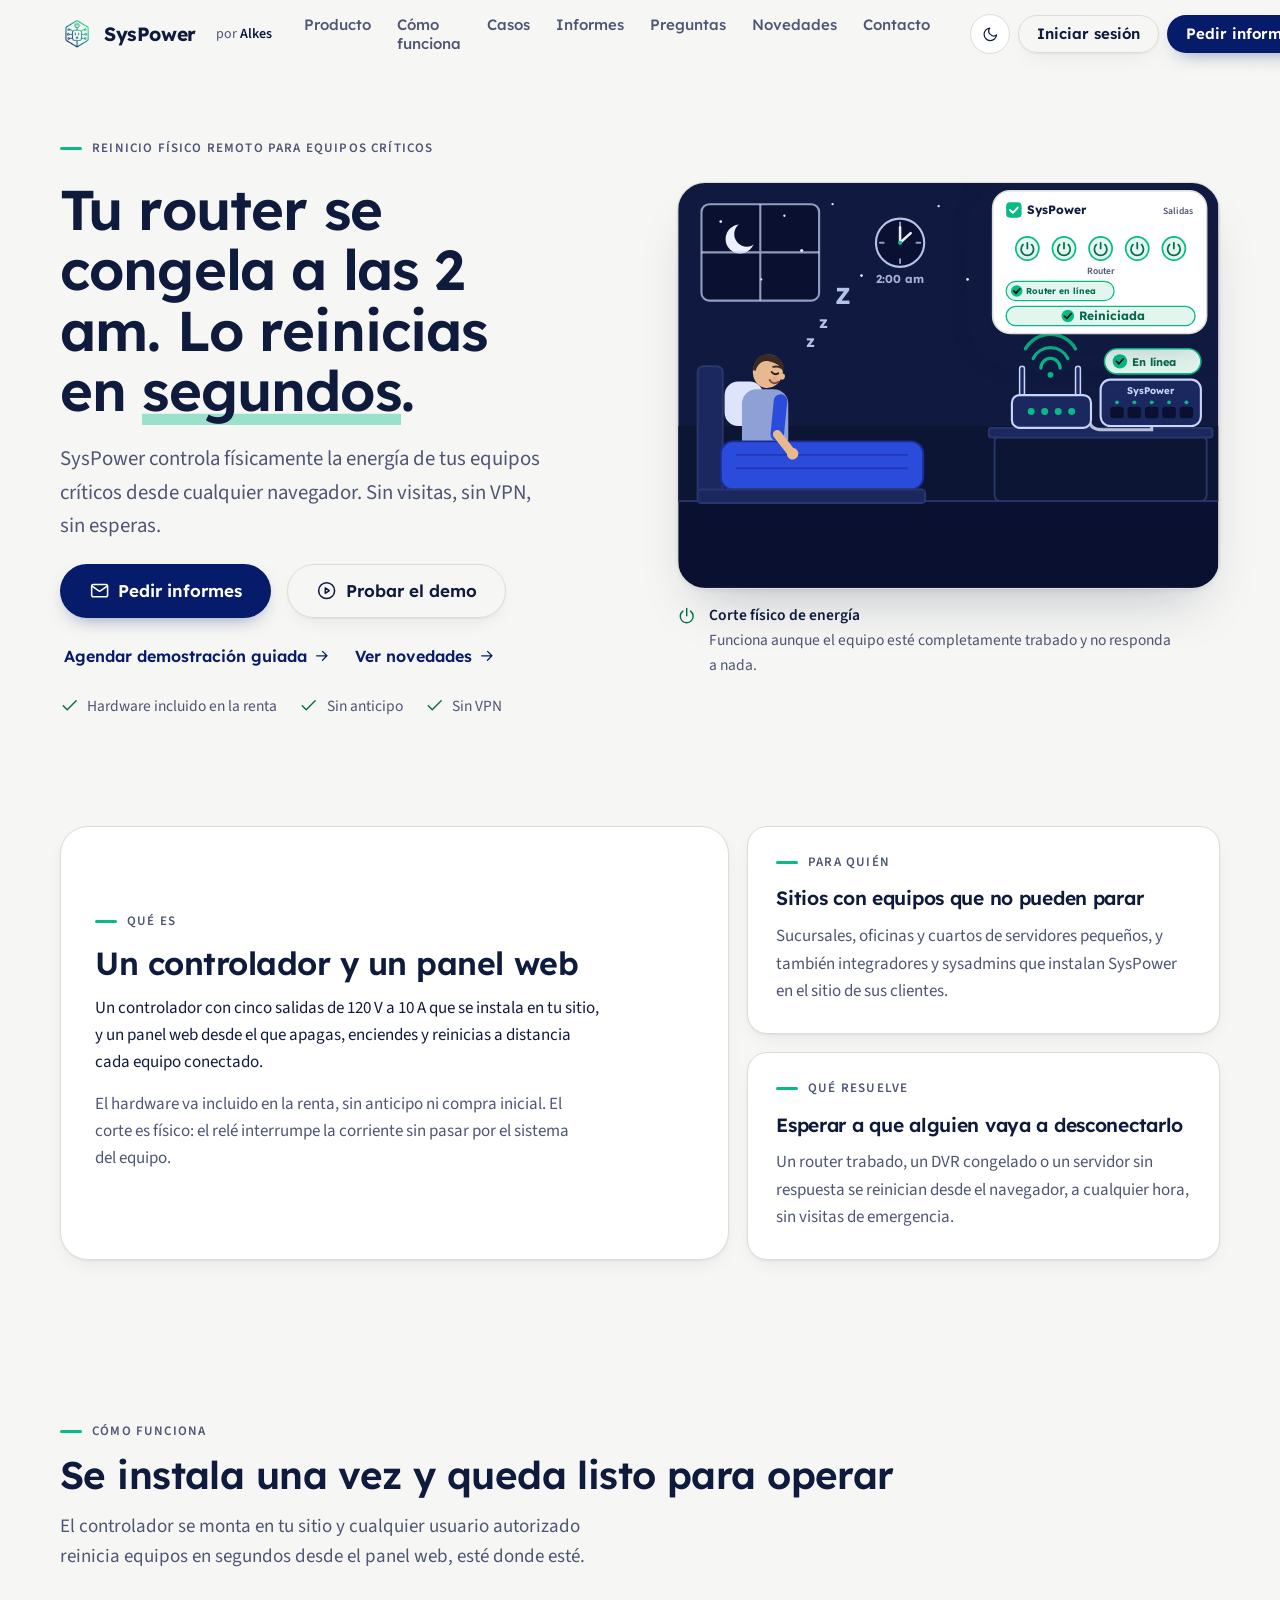
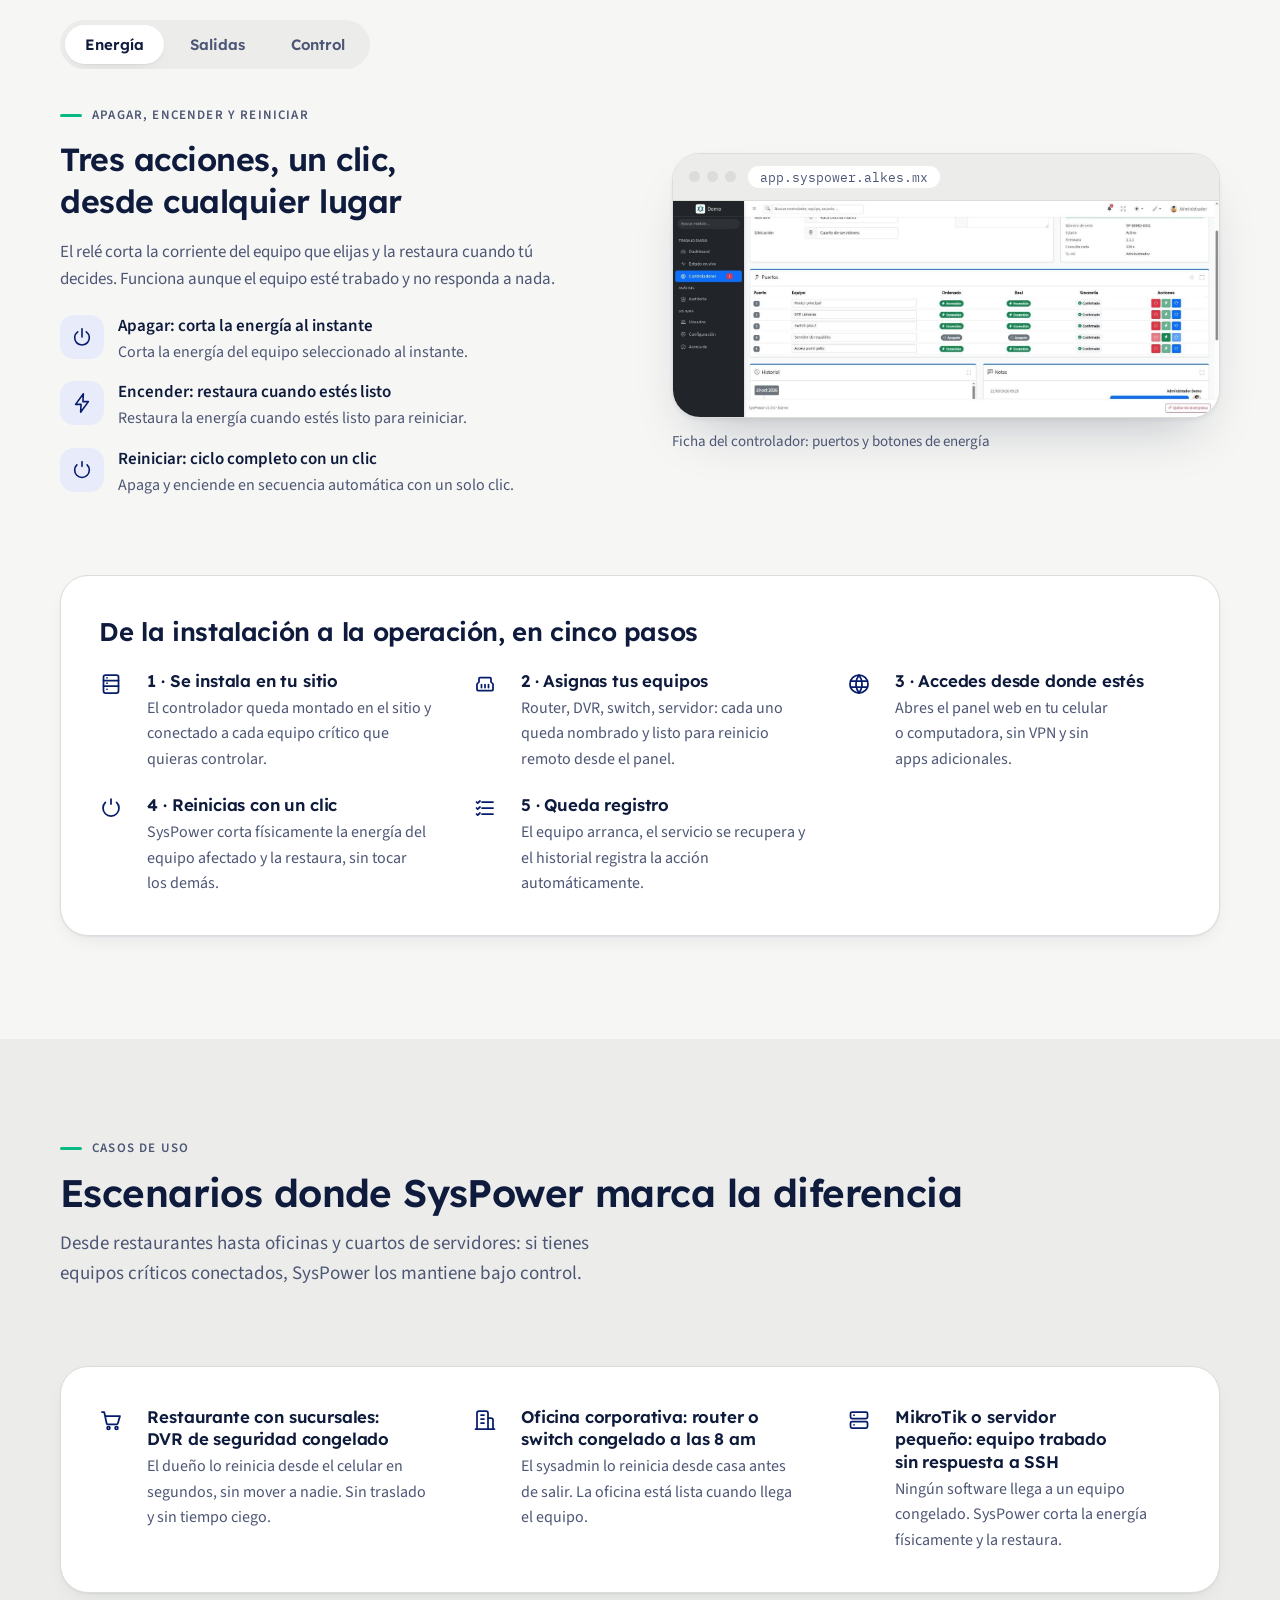
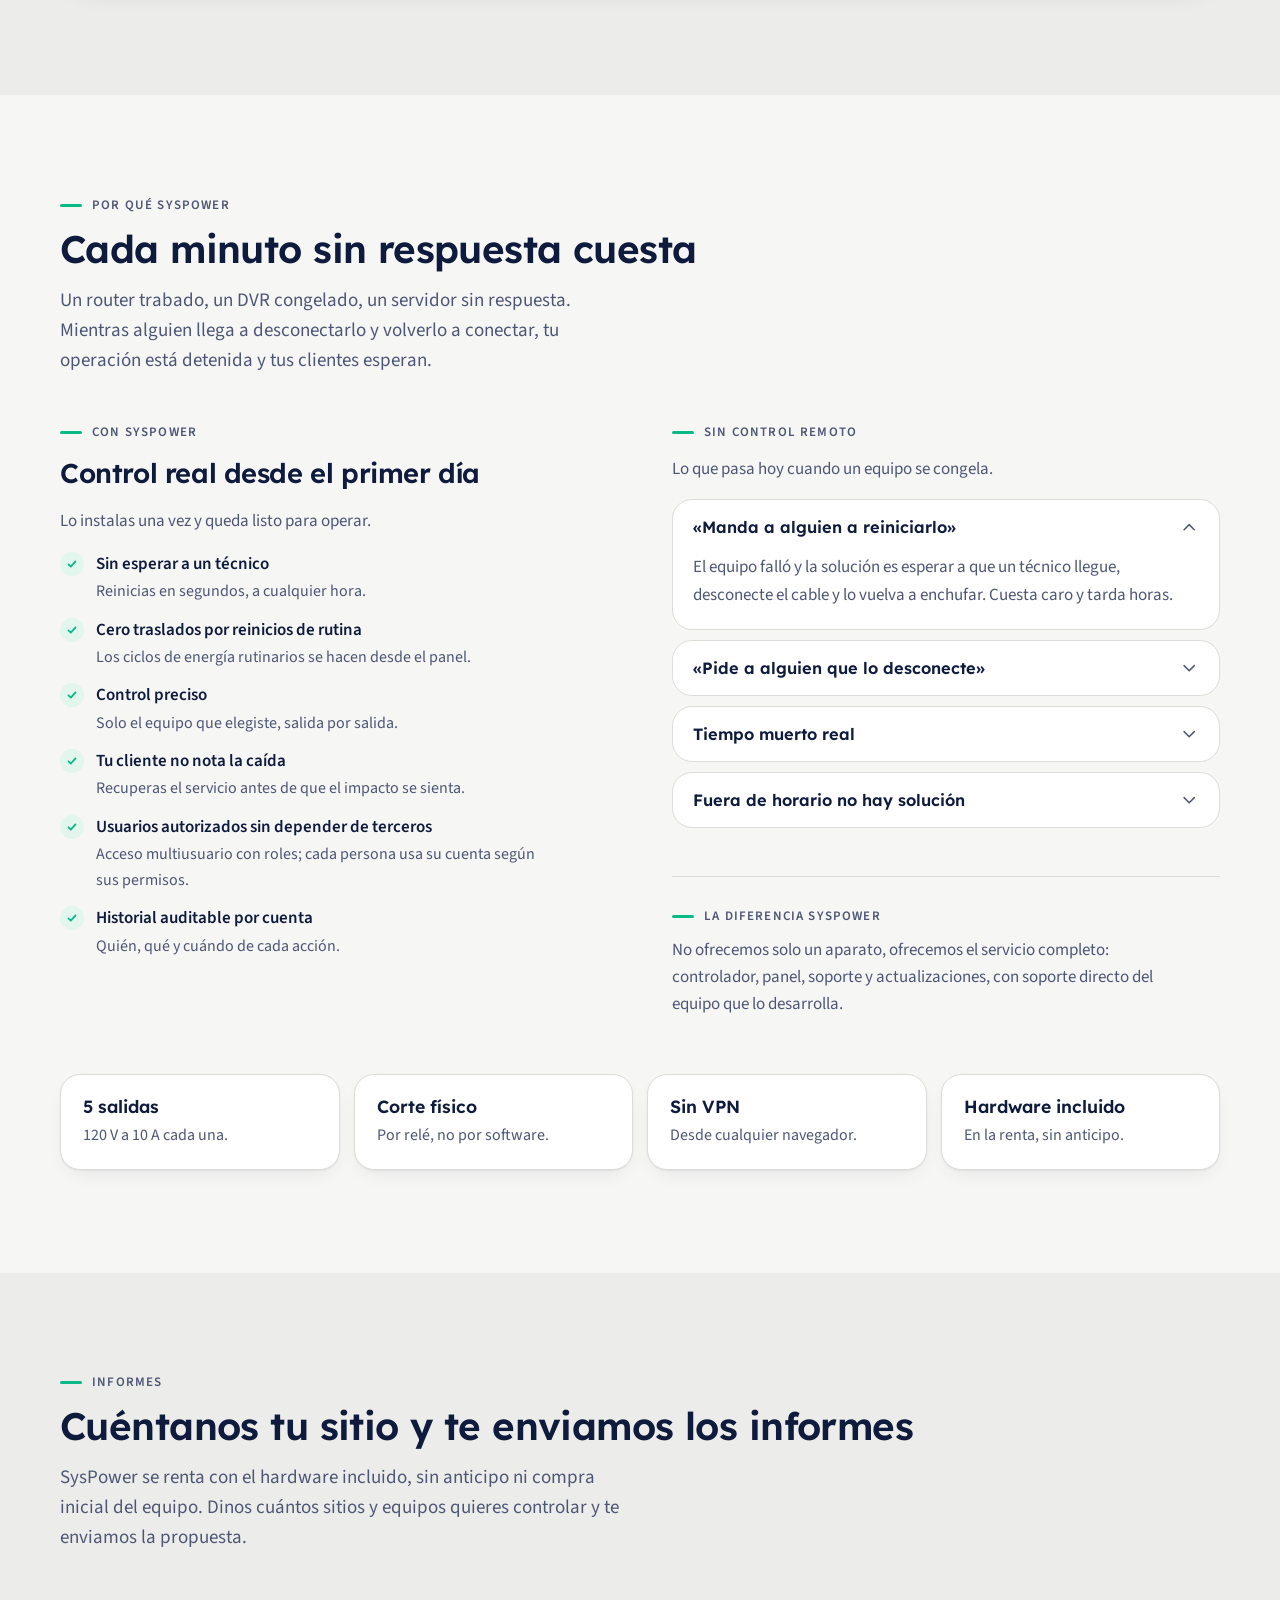
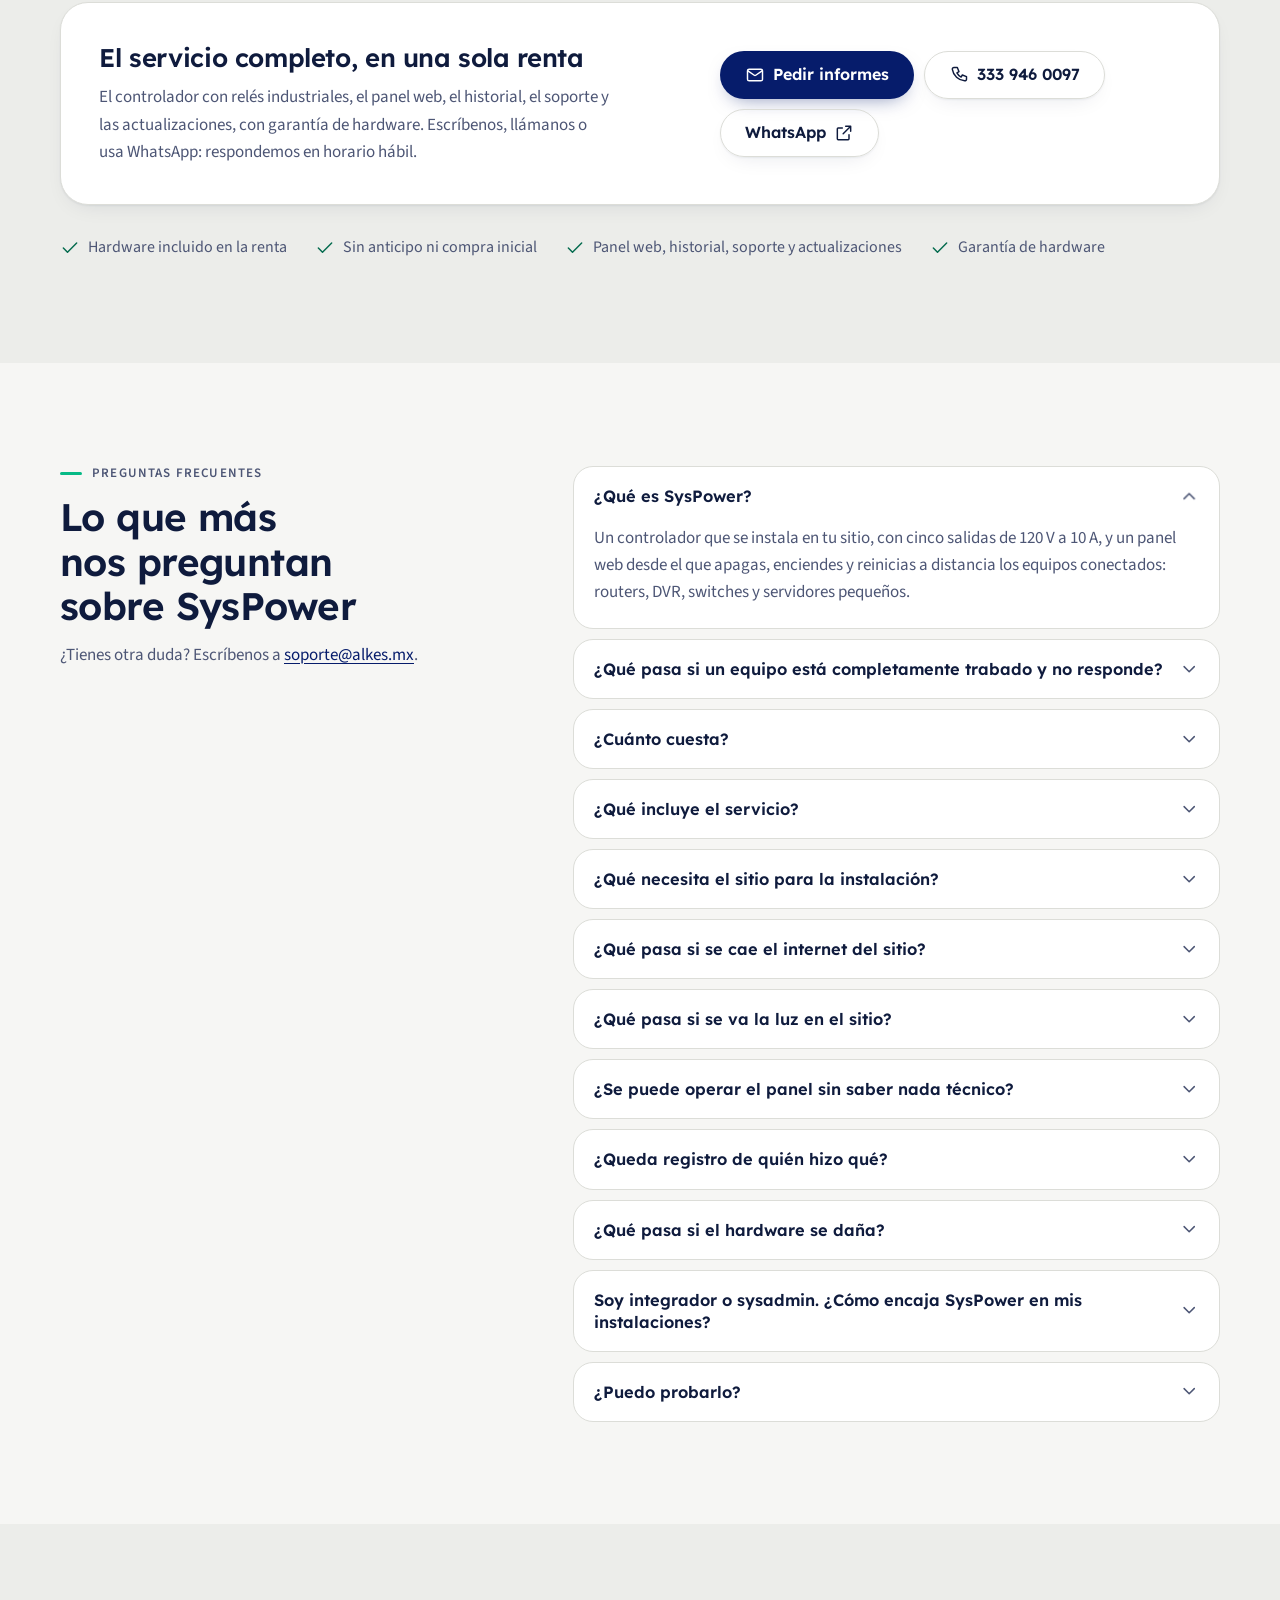
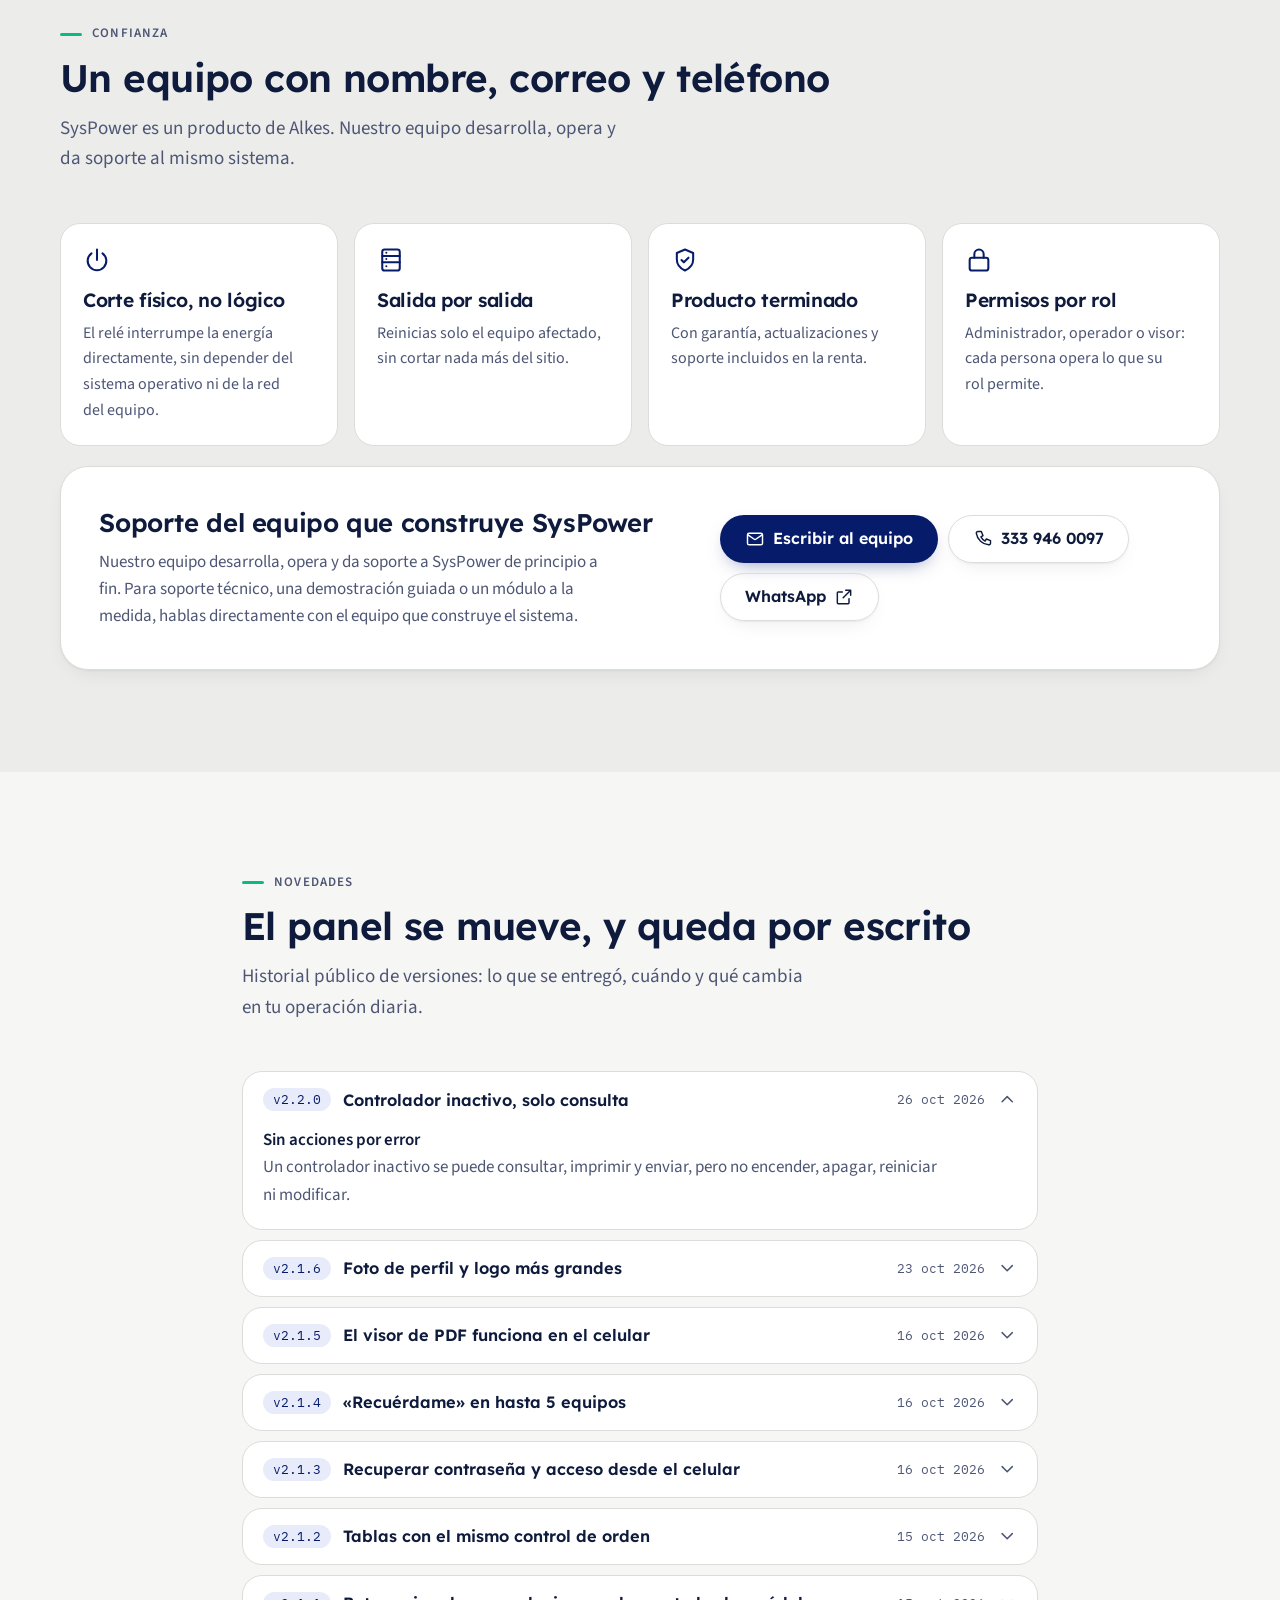
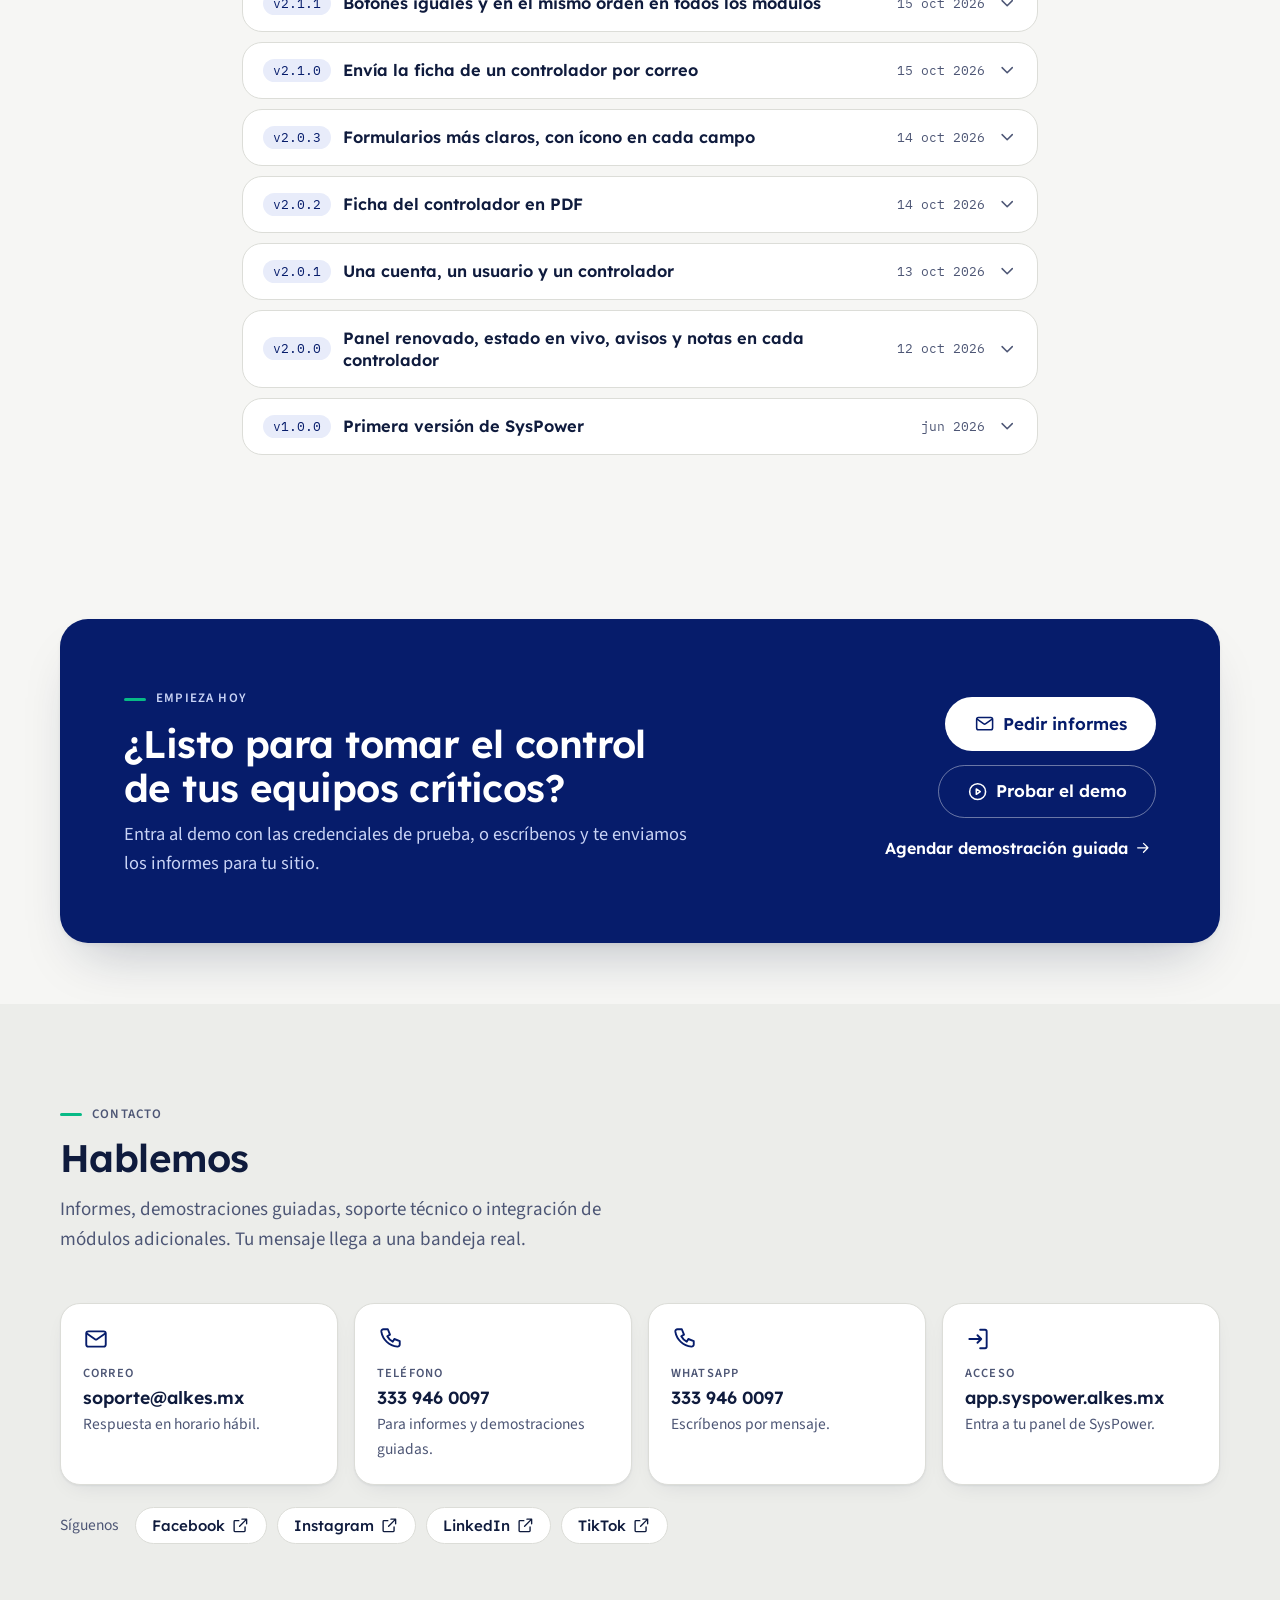
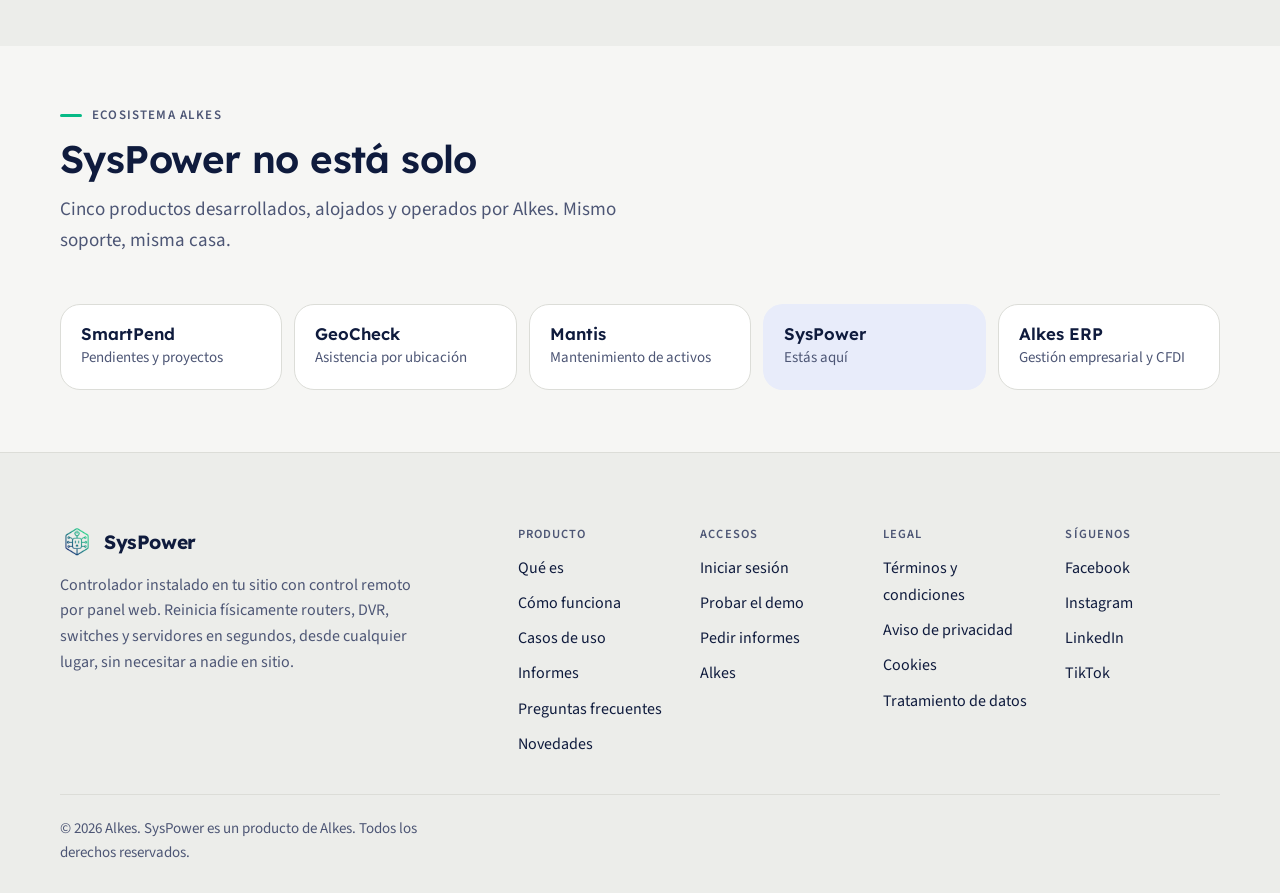
<file: index.html>
<!doctype html>
<html lang="es" class="no-js">
<head>
<meta charset="utf-8">
<meta name="viewport" content="width=device-width, initial-scale=1, viewport-fit=cover">
<title>SysPower: reinicio físico remoto de equipos críticos | Alkes</title>

<meta name="description" content="Apaga, enciende y reinicia a distancia routers, DVR, switches y servidores desde el navegador. Corte físico por relé, cinco salidas, hardware incluido en la renta y sin anticipo. Pide informes.">
<meta name="author" content="Alkes">
<meta name="theme-color" content="#061c6b">
<meta name="format-detection" content="telephone=no">
<link rel="canonical" href="https://syspower.alkes.mx/">

<meta property="og:type" content="website">
<meta property="og:site_name" content="SysPower">
<meta property="og:url" content="https://syspower.alkes.mx/">
<meta property="og:title" content="SysPower: reinicio físico remoto de equipos críticos | Alkes">
<meta property="og:description" content="Reinicia a distancia routers, DVR, switches y servidores con corte físico de energía, desde el navegador y sin VPN.">
<meta property="og:image" content="https://syspower.alkes.mx/assets/img/og-image.png">
<meta property="og:image:width" content="1200">
<meta property="og:image:height" content="630">
<meta property="og:image:alt" content="SysPower, reinicio físico remoto de equipos críticos">
<meta property="og:locale" content="es_MX">
<meta name="twitter:card" content="summary_large_image">
<meta name="twitter:title" content="SysPower: reinicio físico remoto de equipos críticos | Alkes">
<meta name="twitter:description" content="Reinicia a distancia routers, DVR, switches y servidores con corte físico de energía, desde el navegador y sin VPN.">
<meta name="twitter:image" content="https://syspower.alkes.mx/assets/img/og-image.png">
<meta name="robots" content="index, follow, max-image-preview:large, max-snippet:-1, max-video-preview:-1">
<meta name="googlebot" content="index, follow, max-image-preview:large, max-snippet:-1">
<meta name="bingbot" content="index, follow, max-image-preview:large, max-snippet:-1">
<meta name="keywords" content="reinicio remoto de equipos, reiniciar router a distancia, reinicio físico remoto, control remoto de energía, relevador remoto, PDU inteligente, reinicio de DVR, reinicio de servidores, IoT ESP32, monitoreo de equipos críticos, soporte TI remoto, sistema en la nube, México, Guadalajara, Alkes">
<meta name="application-name" content="SysPower">
<meta name="apple-mobile-web-app-title" content="SysPower">
<meta name="creator" content="Gustavo Quintero">
<meta name="publisher" content="Alkes">
<meta name="classification" content="Software empresarial en la nube">
<meta name="language" content="es-MX">
<meta name="geo.region" content="MX-JAL">
<meta name="geo.placename" content="Guadalajara, Jalisco, México">
<meta name="geo.position" content="20.6597;-103.3496">
<meta name="ICBM" content="20.6597, -103.3496">
<link rel="alternate" hreflang="es-MX" href="https://syspower.alkes.mx/">
<link rel="alternate" hreflang="es" href="https://syspower.alkes.mx/">
<link rel="alternate" hreflang="x-default" href="https://syspower.alkes.mx/">
<link rel="alternate" type="text/markdown" title="Resumen para modelos de lenguaje" href="https://syspower.alkes.mx/llms.txt">
<link rel="sitemap" type="application/xml" href="https://syspower.alkes.mx/sitemap.xml">
<link rel="author" href="https://gustavoquintero.dev/">
<meta property="og:image:secure_url" content="https://syspower.alkes.mx/assets/img/og-image.png">
<meta property="og:image:type" content="image/png">
<meta name="twitter:image:alt" content="Vista de SysPower, software en la nube de Alkes">
<link rel="icon" href="assets/img/favicon.ico" type="image/x-icon">
<link rel="apple-touch-icon" href="assets/img/apple-touch-icon.png">

<link rel="preload" href="assets/fonts/lexend-latin.woff2" as="font" type="font/woff2" crossorigin>
<link rel="preload" href="assets/fonts/source-sans-3-latin.woff2" as="font" type="font/woff2" crossorigin>
<link rel="stylesheet" href="assets/css/syspower.css">

<script type="application/ld+json">{"@context":"https://schema.org","@graph":[{"@type":"Organization","@id":"https://alkes.mx/#org","name":"Alkes","url":"https://alkes.mx","email":"soporte@alkes.mx","telephone":"+523339460097","sameAs":["https://www.facebook.com/alkes.mx","https://www.instagram.com/alkes.mx","https://www.linkedin.com/company/alkes-mx","https://www.tiktok.com/@alkes.mx"],"alternateName":["Alkes Software y Soluciones TI","Alkes TI"],"description":"Empresa de software y soluciones TI en Guadalajara, Jalisco. Desarrolla y opera sistemas en la nube para empresas mexicanas: ERP con CFDI 4.0, pendientes con IA, control de asistencia, mantenimiento y reinicio remoto de equipos.","logo":{"@type":"ImageObject","url":"https://alkes.mx/assets/img/logo_alkes.png"},"address":{"@type":"PostalAddress","addressLocality":"Guadalajara","addressRegion":"Jalisco","addressCountry":"MX"},"areaServed":{"@type":"Country","name":"México"},"founder":{"@id":"https://gustavoquintero.dev/#persona"},"foundingLocation":{"@type":"Place","name":"Guadalajara, Jalisco, México"},"contactPoint":{"@type":"ContactPoint","contactType":"Ventas y soporte","telephone":"+523339460097","email":"soporte@alkes.mx","areaServed":"MX","availableLanguage":["es"]},"knowsAbout":["Software empresarial","ERP","Facturación electrónica CFDI 4.0","Gestión de pendientes","Control de asistencia","Mantenimiento preventivo","Internet de las cosas","Inteligencia artificial"]},{"@type":"WebSite","@id":"https://syspower.alkes.mx/#web","name":"SysPower","url":"https://syspower.alkes.mx/","inLanguage":"es-MX","publisher":{"@id":"https://alkes.mx/#org"},"description":"SysPower: reinicio físico remoto de equipos críticos | Alkes","creator":{"@id":"https://gustavoquintero.dev/#persona"},"copyrightHolder":{"@id":"https://alkes.mx/#org"}},{"@type":"SoftwareApplication","@id":"https://syspower.alkes.mx/#app","name":"SysPower","applicationCategory":"BusinessApplication","operatingSystem":"Web","description":"Reinicio físico remoto de equipos críticos: controlador con cinco salidas de 120 V y panel web para apagar, encender y reiniciar routers, DVR, switches y servidores.","url":"https://syspower.alkes.mx/","inLanguage":"es-MX","image":"https://syspower.alkes.mx/assets/img/og-image.png","publisher":{"@id":"https://alkes.mx/#org"},"applicationSubCategory":"Control remoto de energía e IoT","keywords":"reinicio remoto de equipos, reiniciar router a distancia, reinicio físico remoto, control remoto de energía, relevador remoto, PDU inteligente, reinicio de DVR, reinicio de servidores, IoT ESP32, monitoreo de equipos críticos, soporte TI remoto, sistema en la nube, México, Guadalajara, Alkes","countriesSupported":"MX","availableOnDevice":"Computadora, teléfono y tableta","browserRequirements":"Navegador web moderno con conexión a internet","provider":{"@id":"https://alkes.mx/#org"},"creator":{"@id":"https://gustavoquintero.dev/#persona"},"author":{"@id":"https://gustavoquintero.dev/#persona"},"isAccessibleForFree":false,"mainEntityOfPage":{"@id":"https://syspower.alkes.mx/#pagina"},"softwareVersion":"2.2.0","releaseNotes":"https://syspower.alkes.mx/#novedades","featureList":["Tres acciones, un clic, desde cualquier lugar","Apagar: corta la energía al instante","Encender: restaura cuando estés listo","Reiniciar: ciclo completo con un clic","Solo se corta lo que tú indicas","Cinco salidas, cada equipo con su nombre","Conexión por Ethernet o WiFi","Relés industriales","Quién, qué y cuándo, siempre a la vista","Multiusuario con roles","Historial y trazabilidad","Avisos y notas en cada controlador"],"screenshot":[{"@type":"ImageObject","url":"https://syspower.alkes.mx/assets/img/ficha.jpg","caption":"Ficha de un controlador SysPower con sus cinco puertos y los botones de energía","width":1568,"height":621},{"@type":"ImageObject","url":"https://syspower.alkes.mx/assets/img/estado.jpg","caption":"Estado en vivo de los controladores SysPower: en línea, último reporte y cada puerto","width":1568,"height":621},{"@type":"ImageObject","url":"https://syspower.alkes.mx/assets/img/historial.jpg","caption":"Historial de acciones de SysPower con usuario, acción y fecha","width":1568,"height":621}]},{"@type":"FAQPage","@id":"https://syspower.alkes.mx/#faq","mainEntity":[{"@type":"Question","name":"¿Qué es SysPower?","acceptedAnswer":{"@type":"Answer","text":"Un controlador que se instala en tu sitio, con cinco salidas de 120 V a 10 A, y un panel web desde el que apagas, enciendes y reinicias a distancia los equipos conectados: routers, DVR, switches y servidores pequeños."}},{"@type":"Question","name":"¿Qué pasa si un equipo está completamente trabado y no responde?","acceptedAnswer":{"@type":"Answer","text":"Es el escenario donde SysPower más ayuda. El corte es físico: el relé interrumpe la corriente del equipo sin pasar por su sistema. No importa si está congelado o colgado."}},{"@type":"Question","name":"¿Cuánto cuesta?","acceptedAnswer":{"@type":"Answer","text":"SysPower no tiene planes publicados. Escríbenos a soporte@alkes.mx o llama al 333 946 0097: nos cuentas cuántos sitios y equipos quieres controlar y te enviamos los informes."}},{"@type":"Question","name":"¿Qué incluye el servicio?","acceptedAnswer":{"@type":"Answer","text":"El controlador, el panel web, el historial, el soporte y las actualizaciones. El hardware va incluido en la renta, sin anticipo ni compra inicial del equipo, y tiene garantía."}},{"@type":"Question","name":"¿Qué necesita el sitio para la instalación?","acceptedAnswer":{"@type":"Answer","text":"Una toma eléctrica estándar de 120 V, conexión a internet por cable (Ethernet) o WiFi y espacio para el controlador cerca de los equipos. No requiere VPN ni abrir puertos hacia el exterior."}},{"@type":"Question","name":"¿Qué pasa si se cae el internet del sitio?","acceptedAnswer":{"@type":"Answer","text":"El controlador recibe las órdenes cuando reporta al panel. Si el enlace se cae, no llegan órdenes nuevas hasta que se restablece; entonces recuperas el control desde el panel."}},{"@type":"Question","name":"¿Qué pasa si se va la luz en el sitio?","acceptedAnswer":{"@type":"Answer","text":"Si se va la luz, el sistema se reinicia solo cuando vuelve la energía."}},{"@type":"Question","name":"¿Se puede operar el panel sin saber nada técnico?","acceptedAnswer":{"@type":"Answer","text":"Sí. Ves tus equipos con su nombre, eliges cuál reiniciar y listo. Cada usuario opera según su rol: administrador, operador o visor."}},{"@type":"Question","name":"¿Queda registro de quién hizo qué?","acceptedAnswer":{"@type":"Answer","text":"Sí. Cada acción de energía, cada cambio y cada nota queda en el historial del controlador, con quién, qué y cuándo."}},{"@type":"Question","name":"¿Qué pasa si el hardware se daña?","acceptedAnswer":{"@type":"Answer","text":"El servicio incluye garantía de hardware. Si el controlador falla, lo atendemos para restablecer la operación."}},{"@type":"Question","name":"Soy integrador o sysadmin. ¿Cómo encaja SysPower en mis instalaciones?","acceptedAnswer":{"@type":"Answer","text":"Lo instalas en el sitio del cliente y queda disponible para su operación diaria, con acceso multiusuario y roles. Para conocer el modelo de distribución, escríbenos."}},{"@type":"Question","name":"¿Puedo probarlo?","acceptedAnswer":{"@type":"Answer","text":"Sí, con el demo y sus credenciales de prueba. Su controlador es de ejemplo, sin un equipo real conectado."}}]},{"@type":"WebPage","@id":"https://syspower.alkes.mx/#pagina","url":"https://syspower.alkes.mx/","name":"SysPower: reinicio físico remoto de equipos críticos | Alkes","isPartOf":{"@id":"https://syspower.alkes.mx/#web"},"about":{"@id":"https://syspower.alkes.mx/#app"},"mainEntity":{"@id":"https://syspower.alkes.mx/#app"},"inLanguage":"es-MX","primaryImageOfPage":{"@type":"ImageObject","url":"https://syspower.alkes.mx/assets/img/og-image.png","width":1200,"height":630},"breadcrumb":{"@id":"https://syspower.alkes.mx/#migas"},"dateModified":"2026-10-28","publisher":{"@id":"https://alkes.mx/#org"}},{"@type":"BreadcrumbList","@id":"https://syspower.alkes.mx/#migas","itemListElement":[{"@type":"ListItem","position":1,"name":"Alkes","item":"https://alkes.mx/"},{"@type":"ListItem","position":2,"name":"SysPower","item":"https://syspower.alkes.mx/"}]},{"@type":"Person","@id":"https://gustavoquintero.dev/#persona","name":"Gustavo de Jesús Quintero Cerpa","alternateName":"Gustavo Quintero","jobTitle":"Fundador y desarrollador de Alkes","url":"https://gustavoquintero.dev/","sameAs":["https://www.linkedin.com/in/gustavoquintero2000/","https://github.com/GustavoQuinteroC"],"address":{"@type":"PostalAddress","addressLocality":"Guadalajara","addressRegion":"Jalisco","addressCountry":"MX"}}]}</script>

<script>
(function () {
    var r = document.documentElement;
    r.className = r.className.replace('no-js', 'js');
    try {
        var t = localStorage.getItem('tema');
        if (t === 'dark' || t === 'light') { r.setAttribute('data-theme', t); }
    } catch (e) {}
})();
</script>
</head>
<body>

<a class="skip" href="#main">Saltar al contenido</a>

<header class="nav" id="nav">
    <div class="container nav__in">
        <a class="brand" href="#inicio"><img class="logo logo--claro" src="assets/img/logo.png" alt="" width="34" height="34"><img class="logo logo--oscuro" src="assets/img/logo-blanco.png" alt="" width="34" height="34"><span>SysPower</span></a>
        <a class="brand__by" href="https://alkes.mx">por <strong>Alkes</strong></a>
        <nav class="nav__links" aria-label="Secciones">
            <a class="nav__link" href="#producto">Producto</a>
            <a class="nav__link" href="#capacidades">Cómo funciona</a>
            <a class="nav__link" href="#casos">Casos</a>
            <a class="nav__link" href="#informes">Informes</a>
            <a class="nav__link" href="#preguntas">Preguntas</a>
            <a class="nav__link" href="#novedades">Novedades</a>
            <a class="nav__link" href="#contacto">Contacto</a>
        </nav>
        <div class="nav__actions">
            <button class="theme-toggle" type="button" data-theme-toggle aria-label="Cambiar tema"><svg class="i-moon" viewBox="0 0 24 24" fill="none" stroke="currentColor" stroke-width="1.75" stroke-linecap="round" stroke-linejoin="round" aria-hidden="true" focusable="false"><path d="M21 12.8A9 9 0 1 1 11.2 3a7 7 0 0 0 9.8 9.8Z"/></svg><svg class="i-sun" viewBox="0 0 24 24" fill="none" stroke="currentColor" stroke-width="1.75" stroke-linecap="round" stroke-linejoin="round" aria-hidden="true" focusable="false"><circle cx="12" cy="12" r="4"/><path d="M12 2v2M12 20v2M4.9 4.9l1.4 1.4M17.7 17.7l1.4 1.4M2 12h2M20 12h2M4.9 19.1l1.4-1.4M17.7 6.3l1.4-1.4"/></svg><span class="theme-toggle__label"></span></button>            <a class="btn btn--line btn--sm" href="https://app.syspower.alkes.mx">Iniciar sesión</a>
            <a class="btn btn--primary btn--sm" href="#informes">Pedir informes</a>
        </div>
        <button class="nav__burger" type="button" id="navToggle" aria-expanded="false" aria-controls="navPanel" aria-label="Abrir menú">
            <svg class="i-menu" viewBox="0 0 24 24" fill="none" stroke="currentColor" stroke-width="1.75" stroke-linecap="round" stroke-linejoin="round" aria-hidden="true" focusable="false"><path d="M4 7h16M4 12h16M4 17h16"/></svg><svg class="i-close" viewBox="0 0 24 24" fill="none" stroke="currentColor" stroke-width="1.75" stroke-linecap="round" stroke-linejoin="round" aria-hidden="true" focusable="false"><path d="M18 6 6 18M6 6l12 12"/></svg>        </button>
    </div>
    <div class="nav__panel container" id="navPanel">
        <a class="nav__link" href="#producto">Producto</a>
        <a class="nav__link" href="#capacidades">Cómo funciona</a>
        <a class="nav__link" href="#casos">Casos de uso</a>
        <a class="nav__link" href="#informes">Informes</a>
        <a class="nav__link" href="#preguntas">Preguntas</a>
        <a class="nav__link" href="#novedades">Novedades</a>
        <a class="nav__link" href="#contacto">Contacto</a>
        <a class="nav__link" href="#ecosistema">Ecosistema Alkes</a>
        <div class="nav__panel-actions">
            <button class="theme-toggle" type="button" data-theme-toggle aria-label="Cambiar tema"><svg class="i-moon" viewBox="0 0 24 24" fill="none" stroke="currentColor" stroke-width="1.75" stroke-linecap="round" stroke-linejoin="round" aria-hidden="true" focusable="false"><path d="M21 12.8A9 9 0 1 1 11.2 3a7 7 0 0 0 9.8 9.8Z"/></svg><svg class="i-sun" viewBox="0 0 24 24" fill="none" stroke="currentColor" stroke-width="1.75" stroke-linecap="round" stroke-linejoin="round" aria-hidden="true" focusable="false"><circle cx="12" cy="12" r="4"/><path d="M12 2v2M12 20v2M4.9 4.9l1.4 1.4M17.7 17.7l1.4 1.4M2 12h2M20 12h2M4.9 19.1l1.4-1.4M17.7 6.3l1.4-1.4"/></svg><span class="theme-toggle__label"></span></button>            <a class="btn btn--line" href="https://app.syspower.alkes.mx">Iniciar sesión</a>
            <a class="btn btn--primary" href="#informes">Pedir informes</a>
        </div>
    </div>
</header>

<main id="main">

<!-- Hero ------------------------------------------------------------------ -->
<section class="hero" id="inicio">
    <div class="container">
        <div class="hero__grid">
            <div class="hero__body">
                <p class="eyebrow" data-reveal>Reinicio físico remoto para equipos críticos</p>
                <h1 data-reveal>Tu router se congela a las 2 am. Lo reinicias en <em>segundos</em>.</h1>
                <p class="lede" data-reveal>SysPower controla físicamente la energía de tus equipos críticos desde cualquier navegador. Sin visitas, sin VPN, sin esperas.</p>
                <div class="row" data-reveal>
                    <a class="btn btn--primary btn--lg" href="mailto:soporte@alkes.mx?subject=Informes%20de%20SysPower"><svg viewBox="0 0 24 24" fill="none" stroke="currentColor" stroke-width="1.75" stroke-linecap="round" stroke-linejoin="round" aria-hidden="true" focusable="false"><rect x="3" y="5" width="18" height="14" rx="2"/><path d="m3.5 7 7.6 5.3a1.6 1.6 0 0 0 1.8 0L20.5 7"/></svg>Pedir informes</a>
                    <a class="btn btn--line btn--lg" href="https://app.syspower.alkes.mx" data-open-demo><svg viewBox="0 0 24 24" fill="none" stroke="currentColor" stroke-width="1.75" stroke-linecap="round" stroke-linejoin="round" aria-hidden="true" focusable="false"><circle cx="12" cy="12" r="9"/><path d="M10.5 9 15 12l-4.5 3Z"/></svg>Probar el demo</a>
                </div>
                <div class="row" data-reveal>
                    <a class="link" href="mailto:soporte@alkes.mx?subject=Demostraci%C3%B3n%20guiada%20de%20SysPower">Agendar demostración guiada<svg viewBox="0 0 24 24" fill="none" stroke="currentColor" stroke-width="1.75" stroke-linecap="round" stroke-linejoin="round" aria-hidden="true" focusable="false"><path d="M5 12h14M13 6l6 6-6 6"/></svg></a>
                    <a class="link" href="#novedades">Ver novedades<svg viewBox="0 0 24 24" fill="none" stroke="currentColor" stroke-width="1.75" stroke-linecap="round" stroke-linejoin="round" aria-hidden="true" focusable="false"><path d="M5 12h14M13 6l6 6-6 6"/></svg></a>
                </div>
                <ul class="hero__facts" data-reveal>
                    <li><svg viewBox="0 0 24 24" fill="none" stroke="currentColor" stroke-width="1.75" stroke-linecap="round" stroke-linejoin="round" aria-hidden="true" focusable="false"><path d="M20 6 9 17l-5-5"/></svg>Hardware incluido en la renta</li>
                    <li><svg viewBox="0 0 24 24" fill="none" stroke="currentColor" stroke-width="1.75" stroke-linecap="round" stroke-linejoin="round" aria-hidden="true" focusable="false"><path d="M20 6 9 17l-5-5"/></svg>Sin anticipo</li>
                    <li><svg viewBox="0 0 24 24" fill="none" stroke="currentColor" stroke-width="1.75" stroke-linecap="round" stroke-linejoin="round" aria-hidden="true" focusable="false"><path d="M20 6 9 17l-5-5"/></svg>Sin VPN</li>
                </ul>
            </div>
            <div class="hero__aside" data-reveal>
                <div class="scene" data-scene>
  <svg class="scene__svg" viewBox="0 0 560 420" role="img" aria-label="Animación: a las 2 de la mañana el router de una oficina se congela; una persona abre SysPower en su celular, reinicia la salida del router, el equipo se apaga y se vuelve a encender, regresa el internet y la persona vuelve a dormir tranquila.">
    <rect class="sy-wall" x="0" y="0" width="560" height="330"/><rect class="sy-wall2" x="0" y="252" width="560" height="78"/>
    <rect class="sy-floor" x="0" y="330" width="560" height="90"/><path class="sy-line" d="M0 330H560"/>
    <g class="sy-window"><rect class="sy-glass" x="24" y="22" width="122" height="100" rx="8"/><circle class="sy-st" style="--i:0" cx="44" cy="40" r="1.4"/><circle class="sy-st" style="--i:1" cx="110" cy="34" r="1.2"/><circle class="sy-st" style="--i:2" cx="128" cy="70" r="1.6"/><circle class="sy-st" style="--i:3" cx="86" cy="100" r="1.2"/><circle class="sy-st" style="--i:4" cx="160" cy="22" r="1.2"/><circle class="sy-st" style="--i:5" cx="190" cy="96" r="1.4"/><circle class="sy-st" style="--i:6" cx="270" cy="24" r="1.2"/><circle class="sy-st" style="--i:7" cx="300" cy="100" r="1.4"/>
      <circle class="sy-moon" cx="64" cy="58" r="15"/><circle class="sy-glass" cx="71" cy="53" r="13"/>
      <path class="sy-frame" d="M85 22V122M24 72H146"/><rect class="sy-frame" x="24" y="22" width="122" height="100" rx="8" style="fill:none"/></g>
    <g class="sy-clock"><circle class="sy-cb" cx="230" cy="62" r="25"/><path class="sy-ct" d="M230 41v4M251 62h-4M230 83v-4M209 62h4"/><path class="sy-ch" d="M230 62l11-10"/><path class="sy-ch" d="M230 62V46"/><circle class="sy-ld" cx="230" cy="62" r="2.200"/></g>
    <text class="sy-lbl" x="230" y="104" text-anchor="middle">2:00 am</text>
    <g class="sy-z"><text class="sy-zt" style="--i:0" x="132" y="170">z</text><text class="sy-zt" style="--i:1" x="146" y="150">z</text><text class="sy-zt big" style="--i:2" x="162" y="126">Z</text></g>
    <g class="sy-bed">
      <rect class="sy-hb" x="20" y="190" width="26" height="140" rx="6"/><rect class="sy-pil" x="48" y="206" width="40" height="46" rx="14"/>
      <rect class="sy-pj" x="66" y="214" width="48" height="72" rx="15"/>
      <g class="sy-head"><ellipse class="p2-skin" cx="90" cy="195" rx="15.500" ry="17.500"/><ellipse class="p2-skin" cx="81.500" cy="197" rx="3.200" ry="4.200"/>
        <path class="p2-hair" d="M74.500 197C73.500 184 79 177.500 90 177.500C101 177.500 106.500 185 105.500 192C101 186 95 184.500 89 184.500C83 184.500 78.500 188 77.500 197Z"/>
        <ellipse class="p2-skin" cx="105.600" cy="197.500" rx="2.900" ry="3.300"/><circle class="p2-blush" cx="99" cy="202" r="3.400"/>
        <path class="sy-ec" d="M94 195q3.500 3 7 0"/><g class="sy-eo"><ellipse class="p2-eyew" cx="98" cy="194.500" rx="3.100" ry="3.300"/><circle class="p2-iris" cx="99" cy="194.800" r="1.900"/><circle class="p2-eyew" cx="99.700" cy="194" r=".65"/></g><path class="p2-line" d="M94.500 189.500Q99 187.500 103.500 189"/>
        <path class="sy-mn" d="M95 205h5"/><path class="sy-ms" d="M93.500 203.500Q98 208.500 103 203.500"/></g>
      <rect class="sy-blk" x="44" y="268" width="210" height="50" rx="13"/><path class="sy-fold" d="M60 282H238M60 296H238" />
      <g class="sy-arm"><path class="sc-sleeve sy-sl2" d="M106 226L138 240"/><path class="sc-skin" d="M138 240L160 232"/><circle class="sc-handc" cx="162" cy="231" r="6"/><g class="sy-ph"><rect class="sc-phone" x="160" y="208" width="14" height="26" rx="3"/><rect class="sy-scr" x="162.500" y="211" width="9" height="19" rx="1.500"/></g></g>
      <rect class="sy-hb" x="20" y="318" width="236" height="14" rx="4"/>
    </g>
    <rect class="sy-cab" x="328" y="262" width="220" height="68" rx="6"/><rect class="sy-shelf" x="322" y="254" width="232" height="10" rx="3"/>
    <path class="sy-cable" d="M491 246V256H440Q426 256 426 244"/>
    <g class="sy-router"><rect class="sy-an" x="354" y="190" width="5" height="32" rx="2.500"/><rect class="sy-an" x="412" y="190" width="5" height="32" rx="2.500"/>
      <rect class="sy-rb" x="346" y="220" width="82" height="34" rx="8"/>
      <circle class="sy-rl r0" cx="366" cy="237" r="3.600"/><circle class="sy-rl r1" cx="380" cy="237" r="3.600"/><circle class="sy-rl r2" cx="394" cy="237" r="3.600"/><circle class="sy-rl r3" cx="408" cy="237" r="3.600"/>
      <rect class="sy-dim" x="346" y="220" width="82" height="34" rx="8"/></g>
    <g class="sy-wno"><path class="sy-wf" d="M366 180a24 24 0 0 1 40 0M372 190a15 15 0 0 1 28 0"/><circle class="sy-wd" cx="386" cy="198" r="3"/><path class="sy-x" d="M392 166l14 14M406 166l-14 14"/></g>
    <g class="sy-wok"><path class="sy-wg" style="--i:0" d="M360 172a30 30 0 0 1 52 0"/><path class="sy-wg" style="--i:1" d="M368 182a20 20 0 0 1 36 0"/><path class="sy-wg" style="--i:2" d="M376 192a10 10 0 0 1 20 0"/><circle class="sy-wgd" cx="386" cy="199" r="3"/></g>
    <g class="sy-box"><rect class="sy-bx" x="438" y="204" width="104" height="48" rx="10"/><text class="sy-bt" x="490" y="219" text-anchor="middle">SysPower</text><rect class="sy-sk" x="448" y="232" width="14" height="12" rx="3"/><circle class="sy-sl l0" cx="455" cy="227.500" r="2"/><rect class="sy-sk" x="466" y="232" width="14" height="12" rx="3"/><circle class="sy-sl l1" cx="473" cy="227.500" r="2"/><rect class="sy-sk" x="484" y="232" width="14" height="12" rx="3"/><circle class="sy-sl l2" cx="491" cy="227.500" r="2"/><rect class="sy-sk" x="502" y="232" width="14" height="12" rx="3"/><circle class="sy-sl l3" cx="509" cy="227.500" r="2"/><rect class="sy-sk" x="520" y="232" width="14" height="12" rx="3"/><circle class="sy-sl l4" cx="527" cy="227.500" r="2"/></g>
    <g class="sy-on sc-tag"><rect class="sc-tagb" x="442" y="172" width="100" height="26" rx="13"/><circle class="sc-tagc" cx="458" cy="185" r="7.500"/><path class="sc-ck3" d="M454.500 185l2.500 2.500 4.500-5"/><text class="sc-txt2" x="471" y="190" style="font-size:11.5px">En línea</text></g>
    <g class="sc-card">
      <rect class="sc-cardb" x="326" y="8" width="222" height="148" rx="18"/>
      <rect class="sc-logo" x="340" y="20" width="16" height="16" rx="4"/><path class="sc-ck2" d="M344 28l3 3 5-5.500"/>
      <text class="sc-t0" x="362" y="32.500">SysPower</text><text class="sc-t3" x="534" y="32.500" text-anchor="end">Salidas</text>
      <g class="sy-o o0"><circle class="sy-ob" cx="362" cy="68" r="12"/><path class="sy-op" d="M362 62v6M357.5 64a6.500 6.500 0 1 0 9 0"/></g><g class="sy-o o1"><circle class="sy-ob" cx="400" cy="68" r="12"/><path class="sy-op" d="M400 62v6M395.5 64a6.500 6.500 0 1 0 9 0"/></g><g class="sy-o o2"><circle class="sy-ob" cx="438" cy="68" r="12"/><path class="sy-op" d="M438 62v6M433.5 64a6.500 6.500 0 1 0 9 0"/></g><g class="sy-o o3"><circle class="sy-ob" cx="476" cy="68" r="12"/><path class="sy-op" d="M476 62v6M471.5 64a6.500 6.500 0 1 0 9 0"/></g><g class="sy-o o4"><circle class="sy-ob" cx="514" cy="68" r="12"/><path class="sy-op" d="M514 62v6M509.5 64a6.500 6.500 0 1 0 9 0"/></g><circle class="sy-sel" cx="438" cy="68" r="16"/>
      <text class="sc-t3" x="438" y="94" text-anchor="middle">Router</text>
      <g class="sy-st1"><rect class="sy-pillm" x="340" y="102" width="132" height="20" rx="10"/><circle class="sy-pmc" cx="351" cy="112" r="6"/><path class="sy-xx" d="M348.500 109.500l5 5M353.500 109.500l-5 5"/><text class="sy-pmt" x="362" y="115.500">Router sin respuesta</text></g>
      <g class="sc-chip c1"><rect class="sc-chipb" x="340" y="102" width="112" height="20" rx="10"/><circle class="sc-chipc" cx="351" cy="112" r="6"/><path class="sc-ck3" d="M348 112l2.200 2.200 4-4.400"/><text class="sc-chipt" x="361" y="115.500">Router en línea</text></g>
      <g class="sc-send"><rect class="sc-sendb" x="340" y="128" width="196" height="20" rx="10"/><text class="sc-sendt" x="438" y="142" text-anchor="middle">Reiniciar salida 3</text></g>
      <g class="sc-prog"><rect class="sc-track" x="340" y="128" width="196" height="20" rx="10"/><rect class="sc-fill" x="340" y="128" width="196" height="20" rx="10"/><text class="sy-pt" x="438" y="142" text-anchor="middle">Reiniciando…</text></g>
      <g class="sc-sent"><rect class="sc-sentb" x="340" y="128" width="196" height="20" rx="10"/><circle class="sc-sentc" cx="404" cy="138" r="6.500"/><path class="sc-ck3" d="M400.500 138l2.500 2.500 4.500-5"/><text class="sc-sentt" x="416" y="142">Reiniciada</text></g>
      <circle class="sc-finger" cx="438" cy="74" r="8"/>
    </g>
  </svg>
</div>
                <p class="hero__note"><svg viewBox="0 0 24 24" fill="none" stroke="currentColor" stroke-width="1.75" stroke-linecap="round" stroke-linejoin="round" aria-hidden="true" focusable="false"><path d="M12 3v9"/><path d="M7.3 6.3a8 8 0 1 0 9.4 0"/></svg><span><strong>Corte físico de energía</strong>Funciona aunque el equipo esté completamente trabado y no responda a nada.</span></p>
            </div>
        </div>
    </div>
</section>

<!-- Qué es ---------------------------------------------------------------- -->
<section class="section section--tight" id="producto">
    <div class="container">
        <h2 class="sr-only">Qué es SysPower, para quién es y qué resuelve</h2>
        <div class="mosaic" data-reveal>
            <div class="card card--big">
                <p class="eyebrow">Qué es</p>
                <h3>Un controlador y un panel web</h3>
                <p>Un controlador con cinco salidas de 120 V a 10 A que se instala en tu sitio, y un panel web desde el que apagas, enciendes y reinicias a distancia cada equipo conectado.</p>
                <p class="muted">El hardware va incluido en la renta, sin anticipo ni compra inicial. El corte es físico: el relé interrumpe la corriente sin pasar por el sistema del equipo.</p>
            </div>
            <div class="card card--md">
                <p class="eyebrow">Para quién</p>
                <h3>Sitios con equipos que no pueden parar</h3>
                <p class="muted">Sucursales, oficinas y cuartos de servidores pequeños, y también integradores y sysadmins que instalan SysPower en el sitio de sus clientes.</p>
            </div>
            <div class="card card--md">
                <p class="eyebrow">Qué resuelve</p>
                <h3>Esperar a que alguien vaya a desconectarlo</h3>
                <p class="muted">Un router trabado, un DVR congelado o un servidor sin respuesta se reinician desde el navegador, a cualquier hora, sin visitas de emergencia.</p>
            </div>
        </div>
    </div>
</section>

<!-- Cómo funciona --------------------------------------------------------- -->
<section class="section" id="capacidades">
    <div class="container">
        <header class="head" data-reveal>
            <p class="eyebrow">Cómo funciona</p>
            <h2>Se instala una vez y queda listo para operar</h2>
            <p class="lede">El controlador se monta en tu sitio y cualquier usuario autorizado reinicia equipos en segundos desde el panel web, esté donde esté.</p>
        </header>

        <div data-reveal>
            <div class="tabs" role="tablist" aria-label="Qué hace SysPower">
                                <button class="tab" type="button" role="tab" id="tab-energia" aria-selected="true" aria-controls="panel-energia">Energía</button>
                                <button class="tab" type="button" role="tab" id="tab-salidas" aria-selected="false" tabindex="-1" aria-controls="panel-salidas">Salidas</button>
                                <button class="tab" type="button" role="tab" id="tab-control" aria-selected="false" tabindex="-1" aria-controls="panel-control">Control</button>
                            </div>
                        <div class="cap-panel" role="tabpanel" id="panel-energia" aria-labelledby="tab-energia">
                <div class="split">
                    <div class="split__body">
                        <p class="eyebrow">Apagar, encender y reiniciar</p>
                        <h3 style="font-size:clamp(1.5rem,1.4vw + 1rem,2rem)">Tres acciones, un clic, desde cualquier lugar</h3>
                        <p class="muted">El relé corta la corriente del equipo que elijas y la restaura cuando tú decides. Funciona aunque el equipo esté trabado y no responda a nada.</p>
                        <ul class="feat-list">
                                                        <li><span class="ico"><svg viewBox="0 0 24 24" fill="none" stroke="currentColor" stroke-width="1.75" stroke-linecap="round" stroke-linejoin="round" aria-hidden="true" focusable="false"><path d="M12 3v9"/><path d="M7.3 6.3a8 8 0 1 0 9.4 0"/></svg></span><div><strong>Apagar: corta la energía al instante</strong><p>Corta la energía del equipo seleccionado al instante.</p></div></li>
                                                        <li><span class="ico"><svg viewBox="0 0 24 24" fill="none" stroke="currentColor" stroke-width="1.75" stroke-linecap="round" stroke-linejoin="round" aria-hidden="true" focusable="false"><path d="M13.5 2 5 13.5h6L10.5 22 19 10.5h-6Z"/></svg></span><div><strong>Encender: restaura cuando estés listo</strong><p>Restaura la energía cuando estés listo para reiniciar.</p></div></li>
                                                        <li><span class="ico"><svg viewBox="0 0 24 24" fill="none" stroke="currentColor" stroke-width="1.75" stroke-linecap="round" stroke-linejoin="round" aria-hidden="true" focusable="false"><path d="M12 3v5"/><path d="M17.6 6.4a8 8 0 1 1-11.2 0"/></svg></span><div><strong>Reiniciar: ciclo completo con un clic</strong><p>Apaga y enciende en secuencia automática con un solo clic.</p></div></li>
                                                    </ul>
                    </div>
                    <div class="split__media">
                        <figure class="win"><div class="win__bar"><span class="win__dots" aria-hidden="true"><i></i><i></i><i></i></span><span class="win__url">app.syspower.alkes.mx</span></div><div class="win__shot" style="--ar:1568 / 621"><img src="assets/img/ficha.jpg" alt="Ficha de un controlador SysPower con sus cinco puertos y los botones de energía" data-tema-img="claro" width="1568" height="621" loading="lazy" decoding="async"><img src="assets/img/ficha-oscuro.jpg" alt="Ficha de un controlador SysPower con sus cinco puertos y los botones de energía" data-tema-img="oscuro" width="1568" height="621" loading="lazy" decoding="async"></div></figure>                        <p class="cap">Ficha del controlador: puertos y botones de energía</p>
                    </div>
                </div>
            </div>
                        <div class="cap-panel" role="tabpanel" id="panel-salidas" aria-labelledby="tab-salidas" hidden>
                <div class="split">
                    <div class="split__body">
                        <p class="eyebrow">Salida por salida</p>
                        <h3 style="font-size:clamp(1.5rem,1.4vw + 1rem,2rem)">Solo se corta lo que tú indicas</h3>
                        <p class="muted">Cada controlador tiene cinco salidas de 120 V a 10 A. Cada una alimenta un equipo con su nombre, y reinicias solo el afectado, sin tocar el resto del sitio.</p>
                        <ul class="feat-list">
                                                        <li><span class="ico"><svg viewBox="0 0 24 24" fill="none" stroke="currentColor" stroke-width="1.75" stroke-linecap="round" stroke-linejoin="round" aria-hidden="true" focusable="false"><rect x="4.5" y="3" width="15" height="18" rx="2"/><path d="M4.5 8.5h15M4.5 14h15M8 5.8h.01M8 11.2h.01M8 17.3h.01"/></svg></span><div><strong>Cinco salidas, cada equipo con su nombre</strong><p>Router, DVR, switch, servidor: cada uno queda nombrado y listo para reinicio remoto desde el panel.</p></div></li>
                                                        <li><span class="ico"><svg viewBox="0 0 24 24" fill="none" stroke="currentColor" stroke-width="1.75" stroke-linecap="round" stroke-linejoin="round" aria-hidden="true" focusable="false"><path d="M6 10V6.5a1 1 0 0 1 1-1h10a1 1 0 0 1 1 1V10l2 2v5.5a1 1 0 0 1-1 1H5a1 1 0 0 1-1-1V12Z"/><path d="M8.5 12.5v3M12 12.5v3M15.5 12.5v3"/></svg></span><div><strong>Conexión por Ethernet o WiFi</strong><p>El controlador reporta al panel por cable o por WiFi; no requiere VPN ni abrir puertos hacia el exterior.</p></div></li>
                                                        <li><span class="ico"><svg viewBox="0 0 24 24" fill="none" stroke="currentColor" stroke-width="1.75" stroke-linecap="round" stroke-linejoin="round" aria-hidden="true" focusable="false"><rect x="6" y="6" width="12" height="12" rx="2"/><rect x="9.5" y="9.5" width="5" height="5" rx="1"/><path d="M9 3v3M15 3v3M9 18v3M15 18v3M3 9h3M3 15h3M18 9h3M18 15h3"/></svg></span><div><strong>Relés industriales</strong><p>El relé interrumpe la energía directamente: no depende del sistema operativo ni de la red del equipo.</p></div></li>
                                                    </ul>
                    </div>
                    <div class="split__media">
                        <figure class="win"><div class="win__bar"><span class="win__dots" aria-hidden="true"><i></i><i></i><i></i></span><span class="win__url">app.syspower.alkes.mx</span></div><div class="win__shot" style="--ar:1568 / 621"><img src="assets/img/estado.jpg" alt="Estado en vivo de los controladores SysPower: en línea, último reporte y cada puerto" data-tema-img="claro" width="1568" height="621" loading="lazy" decoding="async"><img src="assets/img/estado-oscuro.jpg" alt="Estado en vivo de los controladores SysPower: en línea, último reporte y cada puerto" data-tema-img="oscuro" width="1568" height="621" loading="lazy" decoding="async"></div></figure>                        <p class="cap">Estado en vivo de todos tus controladores</p>
                    </div>
                </div>
            </div>
                        <div class="cap-panel" role="tabpanel" id="panel-control" aria-labelledby="tab-control" hidden>
                <div class="split">
                    <div class="split__body">
                        <p class="eyebrow">Usuarios, historial y avisos</p>
                        <h3 style="font-size:clamp(1.5rem,1.4vw + 1rem,2rem)">Quién, qué y cuándo, siempre a la vista</h3>
                        <p class="muted">Cada persona usa su cuenta según su rol y cada acción queda registrada. Los avisos llegan a la campana del panel, los que tú elijas.</p>
                        <ul class="feat-list">
                                                        <li><span class="ico"><svg viewBox="0 0 24 24" fill="none" stroke="currentColor" stroke-width="1.75" stroke-linecap="round" stroke-linejoin="round" aria-hidden="true" focusable="false"><circle cx="9" cy="8" r="3.2"/><path d="M3 20c0-3.3 2.7-5.5 6-5.5s6 2.2 6 5.5"/><path d="M16 5.3a3.2 3.2 0 0 1 0 6.2M17.5 14.8c2.1.6 3.5 2.3 3.5 4.6"/></svg></span><div><strong>Multiusuario con roles</strong><p>Administrador, operador o visor: cada quien opera únicamente lo que su rol permite.</p></div></li>
                                                        <li><span class="ico"><svg viewBox="0 0 24 24" fill="none" stroke="currentColor" stroke-width="1.75" stroke-linecap="round" stroke-linejoin="round" aria-hidden="true" focusable="false"><path d="M3.5 12a8.5 8.5 0 1 0 2.6-6.1M3.5 5v4h4"/><path d="M12 7.5v5l3.2 1.9"/></svg></span><div><strong>Historial y trazabilidad</strong><p>Registro de cada acción de energía, cada cambio y cada nota, con quién, qué y cuándo.</p></div></li>
                                                        <li><span class="ico"><svg viewBox="0 0 24 24" fill="none" stroke="currentColor" stroke-width="1.75" stroke-linecap="round" stroke-linejoin="round" aria-hidden="true" focusable="false"><path d="M6 9a6 6 0 1 1 12 0c0 4 1.5 5.5 2 6H4c.5-.5 2-2 2-6Z"/><path d="M10 19a2 2 0 0 0 4 0"/></svg></span><div><strong>Avisos y notas en cada controlador</strong><p>Te avisa cuando un controlador se desconecta o vuelve y cuando alguien actúa sobre un equipo; las notas quedan en el propio controlador.</p></div></li>
                                                    </ul>
                    </div>
                    <div class="split__media">
                        <figure class="win"><div class="win__bar"><span class="win__dots" aria-hidden="true"><i></i><i></i><i></i></span><span class="win__url">app.syspower.alkes.mx</span></div><div class="win__shot" style="--ar:1568 / 621"><img src="assets/img/historial.jpg" alt="Historial de acciones de SysPower con usuario, acción y fecha" data-tema-img="claro" width="1568" height="621" loading="lazy" decoding="async"><img src="assets/img/historial-oscuro.jpg" alt="Historial de acciones de SysPower con usuario, acción y fecha" data-tema-img="oscuro" width="1568" height="621" loading="lazy" decoding="async"></div></figure>                        <p class="cap">Historial de acciones por controlador</p>
                    </div>
                </div>
            </div>
                    </div>

        <div class="group" data-reveal>
            <h3>De la instalación a la operación, en cinco pasos</h3>
            <div class="items items--3"><div class="item"><svg viewBox="0 0 24 24" fill="none" stroke="currentColor" stroke-width="1.75" stroke-linecap="round" stroke-linejoin="round" aria-hidden="true" focusable="false"><rect x="4.5" y="3" width="15" height="18" rx="2"/><path d="M4.5 8.5h15M4.5 14h15M8 5.8h.01M8 11.2h.01M8 17.3h.01"/></svg><div><h4>1 · Se instala en tu sitio</h4><p>El controlador queda montado en el sitio y conectado a cada equipo crítico que quieras controlar.</p></div></div><div class="item"><svg viewBox="0 0 24 24" fill="none" stroke="currentColor" stroke-width="1.75" stroke-linecap="round" stroke-linejoin="round" aria-hidden="true" focusable="false"><path d="M6 10V6.5a1 1 0 0 1 1-1h10a1 1 0 0 1 1 1V10l2 2v5.5a1 1 0 0 1-1 1H5a1 1 0 0 1-1-1V12Z"/><path d="M8.5 12.5v3M12 12.5v3M15.5 12.5v3"/></svg><div><h4>2 · Asignas tus equipos</h4><p>Router, DVR, switch, servidor: cada uno queda nombrado y listo para reinicio remoto desde el panel.</p></div></div><div class="item"><svg viewBox="0 0 24 24" fill="none" stroke="currentColor" stroke-width="1.75" stroke-linecap="round" stroke-linejoin="round" aria-hidden="true" focusable="false"><circle cx="12" cy="12" r="9"/><path d="M3.5 9h17M3.5 15h17M12 3a15 15 0 0 1 0 18 15 15 0 0 1 0-18Z"/></svg><div><h4>3 · Accedes desde donde estés</h4><p>Abres el panel web en tu celular o computadora, sin VPN y sin apps adicionales.</p></div></div><div class="item"><svg viewBox="0 0 24 24" fill="none" stroke="currentColor" stroke-width="1.75" stroke-linecap="round" stroke-linejoin="round" aria-hidden="true" focusable="false"><path d="M12 3v5"/><path d="M17.6 6.4a8 8 0 1 1-11.2 0"/></svg><div><h4>4 · Reinicias con un clic</h4><p>SysPower corta físicamente la energía del equipo afectado y la restaura, sin tocar los demás.</p></div></div><div class="item"><svg viewBox="0 0 24 24" fill="none" stroke="currentColor" stroke-width="1.75" stroke-linecap="round" stroke-linejoin="round" aria-hidden="true" focusable="false"><path d="M9 6h11M9 12h11M9 18h11"/><path d="m3.5 6 1.2 1.2L7 5M3.5 12l1.2 1.2L7 11M3.5 18l1.2 1.2L7 17"/></svg><div><h4>5 · Queda registro</h4><p>El equipo arranca, el servicio se recupera y el historial registra la acción automáticamente.</p></div></div></div>
        </div>
    </div>
</section>

<!-- Casos de uso ----------------------------------------------------------- -->
<section class="section section--sunken" id="casos">
    <div class="container">
        <header class="head" data-reveal>
            <p class="eyebrow">Casos de uso</p>
            <h2>Escenarios donde SysPower marca la diferencia</h2>
            <p class="lede">Desde restaurantes hasta oficinas y cuartos de servidores: si tienes equipos críticos conectados, SysPower los mantiene bajo control.</p>
        </header>
        <div class="group" data-reveal>
            <div class="items items--3"><div class="item"><svg viewBox="0 0 24 24" fill="none" stroke="currentColor" stroke-width="1.75" stroke-linecap="round" stroke-linejoin="round" aria-hidden="true" focusable="false"><path d="M3 4h2.2l2.4 11.2a1.5 1.5 0 0 0 1.5 1.2h8.3a1.5 1.5 0 0 0 1.5-1.2L21 8H6"/><circle cx="9.5" cy="20" r="1.4"/><circle cx="17.5" cy="20" r="1.4"/></svg><div><h4>Restaurante con sucursales: DVR de seguridad congelado</h4><p>El dueño lo reinicia desde el celular en segundos, sin mover a nadie. Sin traslado y sin tiempo ciego.</p></div></div><div class="item"><svg viewBox="0 0 24 24" fill="none" stroke="currentColor" stroke-width="1.75" stroke-linecap="round" stroke-linejoin="round" aria-hidden="true" focusable="false"><path d="M4 21V5a2 2 0 0 1 2-2h7a2 2 0 0 1 2 2v16"/><path d="M15 10h3a2 2 0 0 1 2 2v9M8 7h3M8 11h3M8 15h3M2.5 21h19"/></svg><div><h4>Oficina corporativa: router o switch congelado a las 8 am</h4><p>El sysadmin lo reinicia desde casa antes de salir. La oficina está lista cuando llega el equipo.</p></div></div><div class="item"><svg viewBox="0 0 24 24" fill="none" stroke="currentColor" stroke-width="1.75" stroke-linecap="round" stroke-linejoin="round" aria-hidden="true" focusable="false"><rect x="3.5" y="4" width="17" height="6.5" rx="1.5"/><rect x="3.5" y="13.5" width="17" height="6.5" rx="1.5"/><path d="M7 7.2h.01M7 16.8h.01"/></svg><div><h4>MikroTik o servidor pequeño: equipo trabado sin respuesta a SSH</h4><p>Ningún software llega a un equipo congelado. SysPower corta la energía físicamente y la restaura.</p></div></div></div>
        </div>
    </div>
</section>

<!-- Por qué SysPower --------------------------------------------------------- -->
<section class="section" id="resultados">
    <div class="container">
        <header class="head" data-reveal>
            <p class="eyebrow">Por qué SysPower</p>
            <h2>Cada minuto sin respuesta cuesta</h2>
            <p class="lede">Un router trabado, un DVR congelado, un servidor sin respuesta. Mientras alguien llega a desconectarlo y volverlo a conectar, tu operación está detenida y tus clientes esperan.</p>
        </header>

        <div class="why" data-reveal>
            <div class="why__col">
                <p class="eyebrow">Con SysPower</p>
                <h3>Control real desde el primer día</h3>
                <p class="muted">Lo instalas una vez y queda listo para operar.</p>
                <ul class="checks">
                    <li><div><strong>Sin esperar a un técnico</strong><p>Reinicias en segundos, a cualquier hora.</p></div></li>
                    <li><div><strong>Cero traslados por reinicios de rutina</strong><p>Los ciclos de energía rutinarios se hacen desde el panel.</p></div></li>
                    <li><div><strong>Control preciso</strong><p>Solo el equipo que elegiste, salida por salida.</p></div></li>
                    <li><div><strong>Tu cliente no nota la caída</strong><p>Recuperas el servicio antes de que el impacto se sienta.</p></div></li>
                    <li><div><strong>Usuarios autorizados sin depender de terceros</strong><p>Acceso multiusuario con roles; cada persona usa su cuenta según sus permisos.</p></div></li>
                    <li><div><strong>Historial auditable por cuenta</strong><p>Quién, qué y cuándo de cada acción.</p></div></li>
                </ul>
            </div>
            <div class="why__col">
                <p class="eyebrow">Sin control remoto</p>
                <p class="muted">Lo que pasa hoy cuando un equipo se congela.</p>
                <div>
                                        <details class="disc" open>
                        <summary class="disc__sum"><span class="disc__t">«Manda a alguien a reiniciarlo»</span><svg class="disc__chev" viewBox="0 0 24 24" fill="none" stroke="currentColor" stroke-width="1.75" stroke-linecap="round" stroke-linejoin="round" aria-hidden="true" focusable="false"><path d="m6 9 6 6 6-6"/></svg></summary>
                        <div class="disc__body"><p>El equipo falló y la solución es esperar a que un técnico llegue, desconecte el cable y lo vuelva a enchufar. Cuesta caro y tarda horas.</p></div>
                    </details>
                                        <details class="disc">
                        <summary class="disc__sum"><span class="disc__t">«Pide a alguien que lo desconecte»</span><svg class="disc__chev" viewBox="0 0 24 24" fill="none" stroke="currentColor" stroke-width="1.75" stroke-linecap="round" stroke-linejoin="round" aria-hidden="true" focusable="false"><path d="m6 9 6 6 6-6"/></svg></summary>
                        <div class="disc__body"><p>El empleado de turno desconecta el cable equivocado. Ahora hay dos problemas en vez de uno, y nadie sabe bien qué apagó.</p></div>
                    </details>
                                        <details class="disc">
                        <summary class="disc__sum"><span class="disc__t">Tiempo muerto real</span><svg class="disc__chev" viewBox="0 0 24 24" fill="none" stroke="currentColor" stroke-width="1.75" stroke-linecap="round" stroke-linejoin="round" aria-hidden="true" focusable="false"><path d="m6 9 6 6 6-6"/></svg></summary>
                        <div class="disc__body"><p>Mientras el equipo no vuelve, se caen ventas, cámaras, acceso a sistemas y atención al cliente: todo lo que depende de esa conexión.</p></div>
                    </details>
                                        <details class="disc">
                        <summary class="disc__sum"><span class="disc__t">Fuera de horario no hay solución</span><svg class="disc__chev" viewBox="0 0 24 24" fill="none" stroke="currentColor" stroke-width="1.75" stroke-linecap="round" stroke-linejoin="round" aria-hidden="true" focusable="false"><path d="m6 9 6 6 6-6"/></svg></summary>
                        <div class="disc__body"><p>El equipo se congela un sábado a la medianoche. Sin control remoto, el problema dura hasta que alguien pueda ir el lunes.</p></div>
                    </details>
                                    </div>
                <div class="dif">
                    <p class="eyebrow">La diferencia SysPower</p>
                    <p class="lede">No ofrecemos solo un aparato, ofrecemos el servicio completo: controlador, panel, soporte y actualizaciones, con soporte directo del equipo que lo desarrolla.</p>
                </div>
            </div>
        </div>

        <div class="facts" data-reveal>
            <div class="fact"><b>5 salidas</b><span>120 V a 10 A cada una.</span></div>
            <div class="fact"><b>Corte físico</b><span>Por relé, no por software.</span></div>
            <div class="fact"><b>Sin VPN</b><span>Desde cualquier navegador.</span></div>
            <div class="fact"><b>Hardware incluido</b><span>En la renta, sin anticipo.</span></div>
        </div>
    </div>
</section>

<!-- Informes --------------------------------------------------------------- -->
<section class="section section--sunken" id="informes">
    <div class="container">
        <header class="head" data-reveal>
            <p class="eyebrow">Informes</p>
            <h2>Cuéntanos tu sitio y te enviamos los informes</h2>
            <p class="lede">SysPower se renta con el hardware incluido, sin anticipo ni compra inicial del equipo. Dinos cuántos sitios y equipos quieres controlar y te enviamos la propuesta.</p>
        </header>
        <div class="team" data-reveal>
            <div>
                <h3>El servicio completo, en una sola renta</h3>
                <p>El controlador con relés industriales, el panel web, el historial, el soporte y las actualizaciones, con garantía de hardware. Escríbenos, llámanos o usa WhatsApp: respondemos en horario hábil.</p>
            </div>
            <div class="team__links">
                <a class="btn btn--primary" href="mailto:soporte@alkes.mx?subject=Informes%20de%20SysPower"><svg viewBox="0 0 24 24" fill="none" stroke="currentColor" stroke-width="1.75" stroke-linecap="round" stroke-linejoin="round" aria-hidden="true" focusable="false"><rect x="3" y="5" width="18" height="14" rx="2"/><path d="m3.5 7 7.6 5.3a1.6 1.6 0 0 0 1.8 0L20.5 7"/></svg>Pedir informes</a>
                <a class="btn btn--line" href="tel:+523339460097"><svg viewBox="0 0 24 24" fill="none" stroke="currentColor" stroke-width="1.75" stroke-linecap="round" stroke-linejoin="round" aria-hidden="true" focusable="false"><path d="M7 3h3l2 5-2.5 1.5a12 12 0 0 0 5 5L16 12l5 2v3a2 2 0 0 1-2.2 2A16.5 16.5 0 0 1 4 5.2 2 2 0 0 1 6 3Z"/></svg>333 946 0097</a>
                <a class="btn btn--line" href="https://wa.me/523339460097" target="_blank" rel="noopener">WhatsApp<svg viewBox="0 0 24 24" fill="none" stroke="currentColor" stroke-width="1.75" stroke-linecap="round" stroke-linejoin="round" aria-hidden="true" focusable="false"><path d="M14 4h6v6M20 4l-9 9M18 14v5a1 1 0 0 1-1 1H5a1 1 0 0 1-1-1V7a1 1 0 0 1 1-1h5"/></svg></a>
            </div>
        </div>
        <ul class="plan-foot" data-reveal>
            <li><svg viewBox="0 0 24 24" fill="none" stroke="currentColor" stroke-width="1.75" stroke-linecap="round" stroke-linejoin="round" aria-hidden="true" focusable="false"><path d="M20 6 9 17l-5-5"/></svg>Hardware incluido en la renta</li>
            <li><svg viewBox="0 0 24 24" fill="none" stroke="currentColor" stroke-width="1.75" stroke-linecap="round" stroke-linejoin="round" aria-hidden="true" focusable="false"><path d="M20 6 9 17l-5-5"/></svg>Sin anticipo ni compra inicial</li>
            <li><svg viewBox="0 0 24 24" fill="none" stroke="currentColor" stroke-width="1.75" stroke-linecap="round" stroke-linejoin="round" aria-hidden="true" focusable="false"><path d="M20 6 9 17l-5-5"/></svg>Panel web, historial, soporte y actualizaciones</li>
            <li><svg viewBox="0 0 24 24" fill="none" stroke="currentColor" stroke-width="1.75" stroke-linecap="round" stroke-linejoin="round" aria-hidden="true" focusable="false"><path d="M20 6 9 17l-5-5"/></svg>Garantía de hardware</li>
        </ul>
    </div>
</section>

<!-- Preguntas frecuentes -------------------------------------------------- -->
<section class="section" id="preguntas">
    <div class="container">
        <div class="faq">
            <div class="faq__intro" data-reveal>
                <p class="eyebrow">Preguntas frecuentes</p>
                <h2>Lo que más nos preguntan sobre SysPower</h2>
                <p class="muted">¿Tienes otra duda? Escríbenos a <a href="mailto:soporte@alkes.mx">soporte@alkes.mx</a>.</p>
            </div>
            <div class="faq__list" data-reveal>
                                <details class="disc" open>
                    <summary class="disc__sum"><span class="disc__t">¿Qué es SysPower?</span><svg class="disc__chev" viewBox="0 0 24 24" fill="none" stroke="currentColor" stroke-width="1.75" stroke-linecap="round" stroke-linejoin="round" aria-hidden="true" focusable="false"><path d="m6 9 6 6 6-6"/></svg></summary>
                    <div class="disc__body"><p>Un controlador que se instala en tu sitio, con cinco salidas de 120 V a 10 A, y un panel web desde el que apagas, enciendes y reinicias a distancia los equipos conectados: routers, DVR, switches y servidores pequeños.</p></div>
                </details>
                                <details class="disc">
                    <summary class="disc__sum"><span class="disc__t">¿Qué pasa si un equipo está completamente trabado y no responde?</span><svg class="disc__chev" viewBox="0 0 24 24" fill="none" stroke="currentColor" stroke-width="1.75" stroke-linecap="round" stroke-linejoin="round" aria-hidden="true" focusable="false"><path d="m6 9 6 6 6-6"/></svg></summary>
                    <div class="disc__body"><p>Es el escenario donde SysPower más ayuda. El corte es físico: el relé interrumpe la corriente del equipo sin pasar por su sistema. No importa si está congelado o colgado.</p></div>
                </details>
                                <details class="disc">
                    <summary class="disc__sum"><span class="disc__t">¿Cuánto cuesta?</span><svg class="disc__chev" viewBox="0 0 24 24" fill="none" stroke="currentColor" stroke-width="1.75" stroke-linecap="round" stroke-linejoin="round" aria-hidden="true" focusable="false"><path d="m6 9 6 6 6-6"/></svg></summary>
                    <div class="disc__body"><p>SysPower no tiene planes publicados. Escríbenos a soporte@alkes.mx o llama al 333 946 0097: nos cuentas cuántos sitios y equipos quieres controlar y te enviamos los informes.</p></div>
                </details>
                                <details class="disc">
                    <summary class="disc__sum"><span class="disc__t">¿Qué incluye el servicio?</span><svg class="disc__chev" viewBox="0 0 24 24" fill="none" stroke="currentColor" stroke-width="1.75" stroke-linecap="round" stroke-linejoin="round" aria-hidden="true" focusable="false"><path d="m6 9 6 6 6-6"/></svg></summary>
                    <div class="disc__body"><p>El controlador, el panel web, el historial, el soporte y las actualizaciones. El hardware va incluido en la renta, sin anticipo ni compra inicial del equipo, y tiene garantía.</p></div>
                </details>
                                <details class="disc">
                    <summary class="disc__sum"><span class="disc__t">¿Qué necesita el sitio para la instalación?</span><svg class="disc__chev" viewBox="0 0 24 24" fill="none" stroke="currentColor" stroke-width="1.75" stroke-linecap="round" stroke-linejoin="round" aria-hidden="true" focusable="false"><path d="m6 9 6 6 6-6"/></svg></summary>
                    <div class="disc__body"><p>Una toma eléctrica estándar de 120 V, conexión a internet por cable (Ethernet) o WiFi y espacio para el controlador cerca de los equipos. No requiere VPN ni abrir puertos hacia el exterior.</p></div>
                </details>
                                <details class="disc">
                    <summary class="disc__sum"><span class="disc__t">¿Qué pasa si se cae el internet del sitio?</span><svg class="disc__chev" viewBox="0 0 24 24" fill="none" stroke="currentColor" stroke-width="1.75" stroke-linecap="round" stroke-linejoin="round" aria-hidden="true" focusable="false"><path d="m6 9 6 6 6-6"/></svg></summary>
                    <div class="disc__body"><p>El controlador recibe las órdenes cuando reporta al panel. Si el enlace se cae, no llegan órdenes nuevas hasta que se restablece; entonces recuperas el control desde el panel.</p></div>
                </details>
                                <details class="disc">
                    <summary class="disc__sum"><span class="disc__t">¿Qué pasa si se va la luz en el sitio?</span><svg class="disc__chev" viewBox="0 0 24 24" fill="none" stroke="currentColor" stroke-width="1.75" stroke-linecap="round" stroke-linejoin="round" aria-hidden="true" focusable="false"><path d="m6 9 6 6 6-6"/></svg></summary>
                    <div class="disc__body"><p>Si se va la luz, el sistema se reinicia solo cuando vuelve la energía.</p></div>
                </details>
                                <details class="disc">
                    <summary class="disc__sum"><span class="disc__t">¿Se puede operar el panel sin saber nada técnico?</span><svg class="disc__chev" viewBox="0 0 24 24" fill="none" stroke="currentColor" stroke-width="1.75" stroke-linecap="round" stroke-linejoin="round" aria-hidden="true" focusable="false"><path d="m6 9 6 6 6-6"/></svg></summary>
                    <div class="disc__body"><p>Sí. Ves tus equipos con su nombre, eliges cuál reiniciar y listo. Cada usuario opera según su rol: administrador, operador o visor.</p></div>
                </details>
                                <details class="disc">
                    <summary class="disc__sum"><span class="disc__t">¿Queda registro de quién hizo qué?</span><svg class="disc__chev" viewBox="0 0 24 24" fill="none" stroke="currentColor" stroke-width="1.75" stroke-linecap="round" stroke-linejoin="round" aria-hidden="true" focusable="false"><path d="m6 9 6 6 6-6"/></svg></summary>
                    <div class="disc__body"><p>Sí. Cada acción de energía, cada cambio y cada nota queda en el historial del controlador, con quién, qué y cuándo.</p></div>
                </details>
                                <details class="disc">
                    <summary class="disc__sum"><span class="disc__t">¿Qué pasa si el hardware se daña?</span><svg class="disc__chev" viewBox="0 0 24 24" fill="none" stroke="currentColor" stroke-width="1.75" stroke-linecap="round" stroke-linejoin="round" aria-hidden="true" focusable="false"><path d="m6 9 6 6 6-6"/></svg></summary>
                    <div class="disc__body"><p>El servicio incluye garantía de hardware. Si el controlador falla, lo atendemos para restablecer la operación.</p></div>
                </details>
                                <details class="disc">
                    <summary class="disc__sum"><span class="disc__t">Soy integrador o sysadmin. ¿Cómo encaja SysPower en mis instalaciones?</span><svg class="disc__chev" viewBox="0 0 24 24" fill="none" stroke="currentColor" stroke-width="1.75" stroke-linecap="round" stroke-linejoin="round" aria-hidden="true" focusable="false"><path d="m6 9 6 6 6-6"/></svg></summary>
                    <div class="disc__body"><p>Lo instalas en el sitio del cliente y queda disponible para su operación diaria, con acceso multiusuario y roles. Para conocer el modelo de distribución, escríbenos.</p></div>
                </details>
                                <details class="disc">
                    <summary class="disc__sum"><span class="disc__t">¿Puedo probarlo?</span><svg class="disc__chev" viewBox="0 0 24 24" fill="none" stroke="currentColor" stroke-width="1.75" stroke-linecap="round" stroke-linejoin="round" aria-hidden="true" focusable="false"><path d="m6 9 6 6 6-6"/></svg></summary>
                    <div class="disc__body"><p>Sí, con el demo y sus credenciales de prueba. Su controlador es de ejemplo, sin un equipo real conectado.</p></div>
                </details>
                            </div>
        </div>
    </div>
</section>

<!-- Confianza ------------------------------------------------------------- -->
<section class="section section--sunken" id="confianza">
    <div class="container">
        <header class="head" data-reveal>
            <p class="eyebrow">Confianza</p>
            <h2>Un equipo con nombre, correo y teléfono</h2>
            <p class="lede">SysPower es un producto de Alkes. Nuestro equipo desarrolla, opera y da soporte al mismo sistema.</p>
        </header>
        <div class="tiles" data-reveal>
            <div class="tile"><svg viewBox="0 0 24 24" fill="none" stroke="currentColor" stroke-width="1.75" stroke-linecap="round" stroke-linejoin="round" aria-hidden="true" focusable="false"><path d="M12 3v9"/><path d="M7.3 6.3a8 8 0 1 0 9.4 0"/></svg><h3>Corte físico, no lógico</h3><p>El relé interrumpe la energía directamente, sin depender del sistema operativo ni de la red del equipo.</p></div>
            <div class="tile"><svg viewBox="0 0 24 24" fill="none" stroke="currentColor" stroke-width="1.75" stroke-linecap="round" stroke-linejoin="round" aria-hidden="true" focusable="false"><rect x="4.5" y="3" width="15" height="18" rx="2"/><path d="M4.5 8.5h15M4.5 14h15M8 5.8h.01M8 11.2h.01M8 17.3h.01"/></svg><h3>Salida por salida</h3><p>Reinicias solo el equipo afectado, sin cortar nada más del sitio.</p></div>
            <div class="tile"><svg viewBox="0 0 24 24" fill="none" stroke="currentColor" stroke-width="1.75" stroke-linecap="round" stroke-linejoin="round" aria-hidden="true" focusable="false"><path d="M12 3 5 6v5.5c0 4.2 2.9 7.6 7 9.5 4.1-1.9 7-5.3 7-9.5V6Z"/><path d="m9 12 2 2 4-4"/></svg><h3>Producto terminado</h3><p>Con garantía, actualizaciones y soporte incluidos en la renta.</p></div>
            <div class="tile"><svg viewBox="0 0 24 24" fill="none" stroke="currentColor" stroke-width="1.75" stroke-linecap="round" stroke-linejoin="round" aria-hidden="true" focusable="false"><rect x="4" y="10" width="16" height="11" rx="2"/><path d="M8 10V7a4 4 0 0 1 8 0v3"/></svg><h3>Permisos por rol</h3><p>Administrador, operador o visor: cada persona opera lo que su rol permite.</p></div>
        </div>
        <div class="team" data-reveal>
            <div>
                <h3>Soporte del equipo que construye SysPower</h3>
                <p>Nuestro equipo desarrolla, opera y da soporte a SysPower de principio a fin. Para soporte técnico, una demostración guiada o un módulo a la medida, hablas directamente con el equipo que construye el sistema.</p>
            </div>
            <div class="team__links">
                <a class="btn btn--primary" href="mailto:soporte@alkes.mx?subject=Demostraci%C3%B3n%20guiada%20de%20SysPower"><svg viewBox="0 0 24 24" fill="none" stroke="currentColor" stroke-width="1.75" stroke-linecap="round" stroke-linejoin="round" aria-hidden="true" focusable="false"><rect x="3" y="5" width="18" height="14" rx="2"/><path d="m3.5 7 7.6 5.3a1.6 1.6 0 0 0 1.8 0L20.5 7"/></svg>Escribir al equipo</a>
                <a class="btn btn--line" href="tel:+523339460097"><svg viewBox="0 0 24 24" fill="none" stroke="currentColor" stroke-width="1.75" stroke-linecap="round" stroke-linejoin="round" aria-hidden="true" focusable="false"><path d="M7 3h3l2 5-2.5 1.5a12 12 0 0 0 5 5L16 12l5 2v3a2 2 0 0 1-2.2 2A16.5 16.5 0 0 1 4 5.2 2 2 0 0 1 6 3Z"/></svg>333 946 0097</a>
                <a class="btn btn--line" href="https://wa.me/523339460097" target="_blank" rel="noopener">WhatsApp<svg viewBox="0 0 24 24" fill="none" stroke="currentColor" stroke-width="1.75" stroke-linecap="round" stroke-linejoin="round" aria-hidden="true" focusable="false"><path d="M14 4h6v6M20 4l-9 9M18 14v5a1 1 0 0 1-1 1H5a1 1 0 0 1-1-1V7a1 1 0 0 1 1-1h5"/></svg></a>
            </div>
        </div>
    </div>
</section>

<!-- Novedades ------------------------------------------------------------- -->
<section class="section" id="novedades">
    <div class="container narrow">
        <header class="head" data-reveal>
            <p class="eyebrow">Novedades</p>
            <h2>El panel se mueve, y queda por escrito</h2>
            <p class="lede">Historial público de versiones: lo que se entregó, cuándo y qué cambia en tu operación diaria.</p>
        </header>
        <div data-reveal>
                        <details class="disc disc--latest" open>
                <summary class="disc__sum">
                    <span class="disc__v">v2.2.0</span>
                    <span class="disc__t">Controlador inactivo, solo consulta</span>
                    <span class="disc__d">26 oct 2026</span>
                    <svg class="disc__chev" viewBox="0 0 24 24" fill="none" stroke="currentColor" stroke-width="1.75" stroke-linecap="round" stroke-linejoin="round" aria-hidden="true" focusable="false"><path d="m6 9 6 6 6-6"/></svg>                </summary>
                <div class="disc__body">
                    <ul>
                    <li><div><strong>Sin acciones por error</strong><p>Un controlador inactivo se puede consultar, imprimir y enviar, pero no encender, apagar, reiniciar ni modificar.</p></div></li>
                    </ul>
                </div>
            </details>
            <details class="disc">
                <summary class="disc__sum">
                    <span class="disc__v">v2.1.6</span>
                    <span class="disc__t">Foto de perfil y logo más grandes</span>
                    <span class="disc__d">23 oct 2026</span>
                    <svg class="disc__chev" viewBox="0 0 24 24" fill="none" stroke="currentColor" stroke-width="1.75" stroke-linecap="round" stroke-linejoin="round" aria-hidden="true" focusable="false"><path d="m6 9 6 6 6-6"/></svg>                </summary>
                <div class="disc__body">
                    <ul>
                    <li><div><strong>Imágenes de mayor tamaño</strong><p>La foto de perfil y el logo de la empresa aceptan archivos más pesados.</p></div></li>
                    <li><div><strong>Archivos mejor protegidos</strong><p>Las carpetas de archivos ya no se pueden abrir sin iniciar sesión.</p></div></li>
                    </ul>
                </div>
            </details>
            <details class="disc">
                <summary class="disc__sum">
                    <span class="disc__v">v2.1.5</span>
                    <span class="disc__t">El visor de PDF funciona en el celular</span>
                    <span class="disc__d">16 oct 2026</span>
                    <svg class="disc__chev" viewBox="0 0 24 24" fill="none" stroke="currentColor" stroke-width="1.75" stroke-linecap="round" stroke-linejoin="round" aria-hidden="true" focusable="false"><path d="m6 9 6 6 6-6"/></svg>                </summary>
                <div class="disc__body">
                    <ul>
                    <li><div><strong>PDF dentro del mismo visor</strong><p>En Chrome para Android y otros navegadores sin visor propio, el PDF ahora se ve en el modal, página por página, con su botón Descargar.</p></div></li>
                    </ul>
                </div>
            </details>
            <details class="disc">
                <summary class="disc__sum">
                    <span class="disc__v">v2.1.4</span>
                    <span class="disc__t">«Recuérdame» en hasta 5 equipos</span>
                    <span class="disc__d">16 oct 2026</span>
                    <svg class="disc__chev" viewBox="0 0 24 24" fill="none" stroke="currentColor" stroke-width="1.75" stroke-linecap="round" stroke-linejoin="round" aria-hidden="true" focusable="false"><path d="m6 9 6 6 6-6"/></svg>                </summary>
                <div class="disc__body">
                    <ul>
                    <li><div><strong>Cada equipo se recuerda por separado</strong><p>Puedes recordar hasta 5 equipos a la vez; al recordar el sexto se olvida el que lleva más tiempo sin usarse.</p></div></li>
                    <li><div><strong>Lista en Mi perfil</strong><p>En Mi perfil › Seguridad ves tus equipos recordados con navegador, sistema, IP y último uso, y puedes olvidar el que quieras.</p></div></li>
                    <li><div><strong>Más seguro</strong><p>Cerrar sesión olvida solo ese equipo, y cambiar la contraseña o dar de baja a un usuario olvida sus equipos recordados. Cada persona inicia sesión una vez más y vuelve a marcar «Recordarme».</p></div></li>
                    </ul>
                </div>
            </details>
            <details class="disc">
                <summary class="disc__sum">
                    <span class="disc__v">v2.1.3</span>
                    <span class="disc__t">Recuperar contraseña y acceso desde el celular</span>
                    <span class="disc__d">16 oct 2026</span>
                    <svg class="disc__chev" viewBox="0 0 24 24" fill="none" stroke="currentColor" stroke-width="1.75" stroke-linecap="round" stroke-linejoin="round" aria-hidden="true" focusable="false"><path d="m6 9 6 6 6-6"/></svg>                </summary>
                <div class="disc__body">
                    <ul>
                    <li><div><strong>Recupera tu contraseña desde el acceso</strong><p>Escribes tu correo, recibes un código de 6 dígitos que vence a los 15 minutos y con él pones tu contraseña nueva.</p></div></li>
                    <li><div><strong>Acceso cómodo en el celular</strong><p>La pantalla de acceso se ajusta a cualquier tamaño, en vertical y en horizontal, sin hacer scroll ni tapar la tarjeta con el teclado.</p></div></li>
                    </ul>
                </div>
            </details>
            <details class="disc">
                <summary class="disc__sum">
                    <span class="disc__v">v2.1.2</span>
                    <span class="disc__t">Tablas con el mismo control de orden</span>
                    <span class="disc__d">15 oct 2026</span>
                    <svg class="disc__chev" viewBox="0 0 24 24" fill="none" stroke="currentColor" stroke-width="1.75" stroke-linecap="round" stroke-linejoin="round" aria-hidden="true" focusable="false"><path d="m6 9 6 6 6-6"/></svg>                </summary>
                <div class="disc__body">
                    <ul>
                    <li><div><strong>Un solo control de orden</strong><p>El modal de selección ordena con el mismo menú que el resto de las tablas.</p></div></li>
                    </ul>
                </div>
            </details>
            <details class="disc">
                <summary class="disc__sum">
                    <span class="disc__v">v2.1.1</span>
                    <span class="disc__t">Botones iguales y en el mismo orden en todos los módulos</span>
                    <span class="disc__d">15 oct 2026</span>
                    <svg class="disc__chev" viewBox="0 0 24 24" fill="none" stroke="currentColor" stroke-width="1.75" stroke-linecap="round" stroke-linejoin="round" aria-hidden="true" focusable="false"><path d="m6 9 6 6 6-6"/></svg>                </summary>
                <div class="disc__body">
                    <ul>
                    <li><div><strong>Cada botón, siempre del mismo color</strong><p>Guardar y Borrador en azul, Procesar en verde, Cancelar y Eliminar en rojo, todas las autorizaciones en amarillo, Imprimir y Regresar en gris. Los mismos colores en todos los módulos.</p></div></li>
                    <li><div><strong>Siempre en el mismo orden</strong><p>De izquierda a derecha, por relevancia: primero guardar, luego las acciones, las cancelaciones y las autorizaciones. Al extremo derecho van Enviar, Información y Regresar.</p></div></li>
                    <li><div><strong>Sin menús escondidos</strong><p>Todos los botones están a la vista, uno por uno, rellenos y con su ícono. Ya no hay botones de solo contorno ni menús «Más».</p></div></li>
                    <li><div><strong>Mejor en el celular</strong><p>En pantallas chicas los botones muestran solo su ícono para que quepan, y la acción principal conserva su texto.</p></div></li>
                    <li><div><strong>El botón de correo, más corto</strong><p>Ahora se llama simplemente Enviar.</p></div></li>
                    </ul>
                </div>
            </details>
            <details class="disc">
                <summary class="disc__sum">
                    <span class="disc__v">v2.1.0</span>
                    <span class="disc__t">Envía la ficha de un controlador por correo</span>
                    <span class="disc__d">15 oct 2026</span>
                    <svg class="disc__chev" viewBox="0 0 24 24" fill="none" stroke="currentColor" stroke-width="1.75" stroke-linecap="round" stroke-linejoin="round" aria-hidden="true" focusable="false"><path d="m6 9 6 6 6-6"/></svg>                </summary>
                <div class="disc__body">
                    <ul>
                    <li><div><strong>De la ficha al correo</strong><p>Con el botón Enviar mandas la ficha de un controlador: sus puertos, comandos y conexiones recientes. El PDF va como archivo adjunto.</p></div></li>
                    <li><div><strong>Revisas antes de enviar</strong><p>Una ventana te deja escribir los destinatarios, ajustar el asunto y el mensaje, y elegir qué secciones incluye el PDF.</p></div></li>
                    <li><div><strong>Con el nombre de tu empresa</strong><p>El correo sale a nombre de tu empresa, con tu firma y tu pie. Las respuestas llegan al correo que elijas.</p></div></li>
                    <li><div><strong>Con tu propio servidor de correo</strong><p>Si lo prefieres, configura el servidor de correo de tu empresa para que los envíos salgan desde tu dominio y sin el límite de uso justo.</p></div></li>
                    </ul>
                </div>
            </details>
            <details class="disc">
                <summary class="disc__sum">
                    <span class="disc__v">v2.0.3</span>
                    <span class="disc__t">Formularios más claros, con ícono en cada campo</span>
                    <span class="disc__d">14 oct 2026</span>
                    <svg class="disc__chev" viewBox="0 0 24 24" fill="none" stroke="currentColor" stroke-width="1.75" stroke-linecap="round" stroke-linejoin="round" aria-hidden="true" focusable="false"><path d="m6 9 6 6 6-6"/></svg>                </summary>
                <div class="disc__body">
                    <ul>
                    <li><div><strong>Un ícono en cada campo</strong><p>Cada dato que capturas lleva su ícono al lado izquierdo, para reconocer de un vistazo qué se pide.</p></div></li>
                    <li><div><strong>Nombre y campo en la misma línea</strong><p>El nombre del campo queda a la izquierda y el campo a su derecha, en todos los formularios y ventanas.</p></div></li>
                    <li><div><strong>Tarjetas con título e ícono</strong><p>Cada bloque de una pantalla se identifica con su ícono y su título.</p></div></li>
                    <li><div><strong>Configuración y datos para facturar con el mismo orden</strong><p>Las pantallas de Configuración, suscripción y datos para facturar siguen el mismo acomodo que el resto del sistema.</p></div></li>
                    </ul>
                </div>
            </details>
            <details class="disc">
                <summary class="disc__sum">
                    <span class="disc__v">v2.0.2</span>
                    <span class="disc__t">Ficha del controlador en PDF</span>
                    <span class="disc__d">14 oct 2026</span>
                    <svg class="disc__chev" viewBox="0 0 24 24" fill="none" stroke="currentColor" stroke-width="1.75" stroke-linecap="round" stroke-linejoin="round" aria-hidden="true" focusable="false"><path d="m6 9 6 6 6-6"/></svg>                </summary>
                <div class="disc__body">
                    <ul>
                    <li><div><strong>Un documento por controlador</strong><p>Su estado en línea, firmware, última conexión y tiempo de funcionamiento, con el estado de cada puerto y el equipo que alimenta.</p></div></li>
                    <li><div><strong>Comandos, conexiones y notas</strong><p>Si quieres, también sus últimos comandos de energía, sus últimas conexiones y las notas del controlador. No incluye las credenciales del dispositivo.</p></div></li>
                    <li><div><strong>Tú eliges qué incluye</strong><p>El botón Imprimir, en la ficha del controlador, abre una ventana donde marcas las secciones y ves cuántos elementos tiene cada una. Recuerda tu última elección.</p></div></li>
                    <li><div><strong>Se ve sin salir de la pantalla</strong><p>El PDF se abre en una ventana, con la opción de descargarlo. Arriba lleva el logo y el nombre de tu empresa; SysPower aparece solo como un crédito discreto al pie.</p></div></li>
                    </ul>
                </div>
            </details>
            <details class="disc">
                <summary class="disc__sum">
                    <span class="disc__v">v2.0.1</span>
                    <span class="disc__t">Una cuenta, un usuario y un controlador</span>
                    <span class="disc__d">13 oct 2026</span>
                    <svg class="disc__chev" viewBox="0 0 24 24" fill="none" stroke="currentColor" stroke-width="1.75" stroke-linecap="round" stroke-linejoin="round" aria-hidden="true" focusable="false"><path d="m6 9 6 6 6-6"/></svg>                </summary>
                <div class="disc__body">
                    <ul>
                    <li><div><strong>Cada cuenta incluye su controlador</strong><p>Una cuenta corresponde a una empresa, un usuario y un controlador. Cada controlador nuevo es una cuenta nueva.</p></div></li>
                    <li><div><strong>Sin roles ni módulo de usuarios</strong><p>El usuario de la cuenta tiene todos los permisos, así que no hay nada que configurar.</p></div></li>
                    </ul>
                </div>
            </details>
            <details class="disc">
                <summary class="disc__sum">
                    <span class="disc__v">v2.0.0</span>
                    <span class="disc__t">Panel renovado, estado en vivo, avisos y notas en cada controlador</span>
                    <span class="disc__d">12 oct 2026</span>
                    <svg class="disc__chev" viewBox="0 0 24 24" fill="none" stroke="currentColor" stroke-width="1.75" stroke-linecap="round" stroke-linejoin="round" aria-hidden="true" focusable="false"><path d="m6 9 6 6 6-6"/></svg>                </summary>
                <div class="disc__body">
                    <ul>
                    <li><div><strong>Panel renovado de punta a punta</strong><p>El encabezado, el menú y el pie se quedan fijos mientras trabajas, y el panel se usa igual de cómodo en el celular que en la computadora. Tema claro, oscuro o automático, 20 colores de énfasis y un modo compacto.</p></div></li>
                    <li><div><strong>Estado en vivo</strong><p>Todos tus controladores en una sola pantalla: si están en línea, cuándo reportaron por última vez y cómo está cada puerto. Se actualiza sola cada 10 segundos y los que están fuera de línea salen primero.</p></div></li>
                    <li><div><strong>Avisos en la campana, los que tú elijas</strong><p>Te avisa cuando un controlador se desconecta o vuelve, cuando alguien apaga, enciende o reinicia un equipo y cuando dejan una nota. Un interruptor por tipo de aviso decide cuáles recibes.</p></div></li>
                    <li><div><strong>Notas en cada controlador</strong><p>Qué equipo alimenta cada puerto o qué se hizo en la última visita queda escrito en el propio controlador, como una conversación. Se envía con Enter.</p></div></li>
                    <li><div><strong>La ficha del controlador, completa</strong><p>Sus puertos con el estado ordenado y el real, botones de energía que solo se habilitan cuando tienen sentido, su conexión y su historial en línea de tiempo. Se imprime como documento.</p></div></li>
                    <li><div><strong>Un dashboard que dice qué atender</strong><p>Controladores en línea y fuera de línea, acciones de energía del día, equipos encendidos y la actividad reciente, cada uno con su acceso directo.</p></div></li>
                    <li><div><strong>Búsqueda en todo el panel</strong><p>Escribe un controlador, el nombre de un equipo o un usuario en la barra de arriba, desde cualquier pantalla. Solo aparece lo que tú puedes abrir.</p></div></li>
                    <li><div><strong>Manual de usuario dentro del panel</strong><p>La ayuda se abre en la sección de la pantalla donde estás, desde el menú de tu nombre.</p></div></li>
                    <li><div><strong>Más seguridad</strong><p>Se reforzó la protección de las sesiones y de cada acción, y los permisos de cada rol se revisan en todas las pantallas.</p></div></li>
                    </ul>
                </div>
            </details>
            <details class="disc">
                <summary class="disc__sum">
                    <span class="disc__v">v1.0.0</span>
                    <span class="disc__t">Primera versión de SysPower</span>
                    <span class="disc__d">jun 2026</span>
                    <svg class="disc__chev" viewBox="0 0 24 24" fill="none" stroke="currentColor" stroke-width="1.75" stroke-linecap="round" stroke-linejoin="round" aria-hidden="true" focusable="false"><path d="m6 9 6 6 6-6"/></svg>                </summary>
                <div class="disc__body">
                    <ul>
                    <li><div><strong>Apaga, enciende y reinicia a distancia</strong><p>Desde el panel ordenas el cambio de un equipo del sitio, como un router, un DVR, un switch o un servidor.</p></div></li>
                    <li><div><strong>Un controlador por sitio</strong><p>Cada controlador tiene 5 puertos, y cada puerto alimenta un equipo. El controlador aplica la orden en su siguiente reporte.</p></div></li>
                    <li><div><strong>Alta con número de serie</strong><p>Registras tu controlador escribiendo su número de serie.</p></div></li>
                    <li><div><strong>Varias empresas</strong><p>Cada empresa ve solo sus controladores.</p></div></li>
                    </ul>
                </div>
            </details>

        </div>
    </div>
</section>

<!-- Cierre ---------------------------------------------------------------- -->
<section class="section section--tight">
    <div class="container">
        <div class="cta" data-reveal>
            <div>
                <p class="eyebrow">Empieza hoy</p>
                <h2>¿Listo para tomar el control de tus equipos críticos?</h2>
                <p class="lede">Entra al demo con las credenciales de prueba, o escríbenos y te enviamos los informes para tu sitio.</p>
            </div>
            <div class="cta__act">
                <a class="btn btn--cta btn--lg" href="mailto:soporte@alkes.mx?subject=Informes%20de%20SysPower"><svg viewBox="0 0 24 24" fill="none" stroke="currentColor" stroke-width="1.75" stroke-linecap="round" stroke-linejoin="round" aria-hidden="true" focusable="false"><rect x="3" y="5" width="18" height="14" rx="2"/><path d="m3.5 7 7.6 5.3a1.6 1.6 0 0 0 1.8 0L20.5 7"/></svg>Pedir informes</a>
                <a class="btn btn--line btn--lg" href="https://app.syspower.alkes.mx" data-open-demo><svg viewBox="0 0 24 24" fill="none" stroke="currentColor" stroke-width="1.75" stroke-linecap="round" stroke-linejoin="round" aria-hidden="true" focusable="false"><circle cx="12" cy="12" r="9"/><path d="M10.5 9 15 12l-4.5 3Z"/></svg>Probar el demo</a>
                <a class="link" href="mailto:soporte@alkes.mx?subject=Demostraci%C3%B3n%20guiada%20de%20SysPower">Agendar demostración guiada<svg viewBox="0 0 24 24" fill="none" stroke="currentColor" stroke-width="1.75" stroke-linecap="round" stroke-linejoin="round" aria-hidden="true" focusable="false"><path d="M5 12h14M13 6l6 6-6 6"/></svg></a>
            </div>
        </div>
    </div>
</section>

<!-- Contacto -------------------------------------------------------------- -->
<section class="section section--sunken" id="contacto">
    <div class="container">
        <header class="head" data-reveal>
            <p class="eyebrow">Contacto</p>
            <h2>Hablemos</h2>
            <p class="lede">Informes, demostraciones guiadas, soporte técnico o integración de módulos adicionales. Tu mensaje llega a una bandeja real.</p>
        </header>
        <div class="contact" data-reveal>
            <a class="contact__item" href="mailto:soporte@alkes.mx"><svg viewBox="0 0 24 24" fill="none" stroke="currentColor" stroke-width="1.75" stroke-linecap="round" stroke-linejoin="round" aria-hidden="true" focusable="false"><rect x="3" y="5" width="18" height="14" rx="2"/><path d="m3.5 7 7.6 5.3a1.6 1.6 0 0 0 1.8 0L20.5 7"/></svg><span class="contact__k">Correo</span><span class="contact__v">soporte@alkes.mx</span><span class="contact__d">Respuesta en horario hábil.</span></a>
            <a class="contact__item" href="tel:+523339460097"><svg viewBox="0 0 24 24" fill="none" stroke="currentColor" stroke-width="1.75" stroke-linecap="round" stroke-linejoin="round" aria-hidden="true" focusable="false"><path d="M7 3h3l2 5-2.5 1.5a12 12 0 0 0 5 5L16 12l5 2v3a2 2 0 0 1-2.2 2A16.5 16.5 0 0 1 4 5.2 2 2 0 0 1 6 3Z"/></svg><span class="contact__k">Teléfono</span><span class="contact__v">333 946 0097</span><span class="contact__d">Para informes y demostraciones guiadas.</span></a>
            <a class="contact__item" href="https://wa.me/523339460097" target="_blank" rel="noopener"><svg viewBox="0 0 24 24" fill="none" stroke="currentColor" stroke-width="1.75" stroke-linecap="round" stroke-linejoin="round" aria-hidden="true" focusable="false"><path d="M7 3h3l2 5-2.5 1.5a12 12 0 0 0 5 5L16 12l5 2v3a2 2 0 0 1-2.2 2A16.5 16.5 0 0 1 4 5.2 2 2 0 0 1 6 3Z"/></svg><span class="contact__k">WhatsApp</span><span class="contact__v">333 946 0097</span><span class="contact__d">Escríbenos por mensaje.</span></a>
            <a class="contact__item" href="https://app.syspower.alkes.mx"><svg viewBox="0 0 24 24" fill="none" stroke="currentColor" stroke-width="1.75" stroke-linecap="round" stroke-linejoin="round" aria-hidden="true" focusable="false"><path d="M14 3.5h4.5a1.5 1.5 0 0 1 1.5 1.5v14a1.5 1.5 0 0 1-1.5 1.5H14"/><path d="M4 12h11M11.5 8.5 15 12l-3.5 3.5"/></svg><span class="contact__k">Acceso</span><span class="contact__v">app.syspower.alkes.mx</span><span class="contact__d">Entra a tu panel de SysPower.</span></a>
        </div>
        <div class="redes" data-reveal>
            <span class="redes__k">Síguenos</span>
                        <a href="https://www.facebook.com/alkes.mx" target="_blank" rel="noopener">Facebook<svg viewBox="0 0 24 24" fill="none" stroke="currentColor" stroke-width="1.75" stroke-linecap="round" stroke-linejoin="round" aria-hidden="true" focusable="false"><path d="M14 4h6v6M20 4l-9 9M18 14v5a1 1 0 0 1-1 1H5a1 1 0 0 1-1-1V7a1 1 0 0 1 1-1h5"/></svg></a>
                        <a href="https://www.instagram.com/alkes.mx" target="_blank" rel="noopener">Instagram<svg viewBox="0 0 24 24" fill="none" stroke="currentColor" stroke-width="1.75" stroke-linecap="round" stroke-linejoin="round" aria-hidden="true" focusable="false"><path d="M14 4h6v6M20 4l-9 9M18 14v5a1 1 0 0 1-1 1H5a1 1 0 0 1-1-1V7a1 1 0 0 1 1-1h5"/></svg></a>
                        <a href="https://www.linkedin.com/company/alkes-mx" target="_blank" rel="noopener">LinkedIn<svg viewBox="0 0 24 24" fill="none" stroke="currentColor" stroke-width="1.75" stroke-linecap="round" stroke-linejoin="round" aria-hidden="true" focusable="false"><path d="M14 4h6v6M20 4l-9 9M18 14v5a1 1 0 0 1-1 1H5a1 1 0 0 1-1-1V7a1 1 0 0 1 1-1h5"/></svg></a>
                        <a href="https://www.tiktok.com/@alkes.mx" target="_blank" rel="noopener">TikTok<svg viewBox="0 0 24 24" fill="none" stroke="currentColor" stroke-width="1.75" stroke-linecap="round" stroke-linejoin="round" aria-hidden="true" focusable="false"><path d="M14 4h6v6M20 4l-9 9M18 14v5a1 1 0 0 1-1 1H5a1 1 0 0 1-1-1V7a1 1 0 0 1 1-1h5"/></svg></a>
                    </div>
    </div>
</section>

<!-- Ecosistema ------------------------------------------------------------ -->
<section class="section section--tight" id="ecosistema">
    <div class="container">
        <header class="head" data-reveal>
            <p class="eyebrow">Ecosistema Alkes</p>
            <h2>SysPower no está solo</h2>
            <p class="lede">Cinco productos desarrollados, alojados y operados por Alkes. Mismo soporte, misma casa.</p>
        </header>
        <div class="eco-grid" data-reveal><a class="eco-card" href="https://smartpend.alkes.mx"><div><b>SmartPend</b><span>Pendientes y proyectos</span></div></a><a class="eco-card" href="https://geocheck.alkes.mx"><div><b>GeoCheck</b><span>Asistencia por ubicación</span></div></a><a class="eco-card" href="https://mantis.alkes.mx"><div><b>Mantis</b><span>Mantenimiento de activos</span></div></a><div class="eco-card" aria-current="page"><div><b>SysPower</b><span>Estás aquí</span></div></div><a class="eco-card" href="https://erp.alkes.mx"><div><b>Alkes ERP</b><span>Gestión empresarial y CFDI</span></div></a></div>    </div>
</section>

</main>

<footer class="footer">
    <div class="container footer__top">
        <div class="footer__brand">
            <span class="brand"><img class="logo logo--claro" src="assets/img/logo.png" alt="" width="34" height="34"><img class="logo logo--oscuro" src="assets/img/logo-blanco.png" alt="" width="34" height="34"><span>SysPower</span></span>
            <p>Controlador instalado en tu sitio con control remoto por panel web. Reinicia físicamente routers, DVR, switches y servidores en segundos, desde cualquier lugar, sin necesitar a nadie en sitio.</p>
        </div>
        <div class="footer__cols">
            <div class="footer__col">
                <h2 class="footer__h">Producto</h2>
                <ul>
                    <li><a href="#producto">Qué es</a></li>
                    <li><a href="#capacidades">Cómo funciona</a></li>
                    <li><a href="#casos">Casos de uso</a></li>
                    <li><a href="#informes">Informes</a></li>
                    <li><a href="#preguntas">Preguntas frecuentes</a></li>
                    <li><a href="#novedades">Novedades</a></li>
                </ul>
            </div>
            <div class="footer__col">
                <h2 class="footer__h">Accesos</h2>
                <ul>
                    <li><a href="https://app.syspower.alkes.mx">Iniciar sesión</a></li>
                    <li><a href="https://app.syspower.alkes.mx" data-open-demo>Probar el demo</a></li>
                    <li><a href="mailto:soporte@alkes.mx?subject=Informes%20de%20SysPower">Pedir informes</a></li>
                    <li><a href="https://alkes.mx">Alkes</a></li>
                </ul>
            </div>
            <div class="footer__col">
                <h2 class="footer__h">Legal</h2>
                <ul>
                    <li><a href="/terminos.html">Términos y condiciones</a></li>
                    <li><a href="/privacidad.html">Aviso de privacidad</a></li>
                    <li><a href="/cookies.html">Cookies</a></li>
                    <li><a href="/encargo-de-datos.html">Tratamiento de datos</a></li>
                </ul>
            </div>
            <div class="footer__col">
                <h2 class="footer__h">Síguenos</h2>
                <ul>
                                        <li><a href="https://www.facebook.com/alkes.mx" target="_blank" rel="noopener">Facebook</a></li>
                                        <li><a href="https://www.instagram.com/alkes.mx" target="_blank" rel="noopener">Instagram</a></li>
                                        <li><a href="https://www.linkedin.com/company/alkes-mx" target="_blank" rel="noopener">LinkedIn</a></li>
                                        <li><a href="https://www.tiktok.com/@alkes.mx" target="_blank" rel="noopener">TikTok</a></li>
                                    </ul>
            </div>
        </div>
    </div>
    <div class="container">
        <div class="footer__bot">
            <p>© 2026 Alkes. SysPower es un producto de Alkes. Todos los derechos reservados.</p>
        </div>
    </div>
</footer>

<dialog id="demoDialog" aria-labelledby="demoTitulo"><div class="dlg"><h2 id="demoTitulo">Acceso al demo</h2><p>Entra a la empresa de demostración con estas credenciales. Su controlador es de ejemplo: no hay un equipo real conectado.</p><dl class="dlg__creds"><div><dt>Usuario</dt><dd>demo@alkes.mx</dd></div><div><dt>Contraseña</dt><dd>Demo@Alkes2026</dd></div></dl><p>Para una demostración guiada escríbenos a <a href="mailto:soporte@alkes.mx?subject=Demostraci%C3%B3n%20guiada%20de%20SysPower">soporte@alkes.mx</a>, llama al <a href="tel:+523339460097">333 946 0097</a> o usa <a href="https://wa.me/523339460097" target="_blank" rel="noopener">WhatsApp</a>.</p><div class="dlg__foot"><a class="btn btn--primary" href="https://app.syspower.alkes.mx" target="_blank" rel="noopener">Ir a la app<svg viewBox="0 0 24 24" fill="none" stroke="currentColor" stroke-width="1.75" stroke-linecap="round" stroke-linejoin="round" aria-hidden="true" focusable="false"><path d="M14 4h6v6M20 4l-9 9M18 14v5a1 1 0 0 1-1 1H5a1 1 0 0 1-1-1V7a1 1 0 0 1 1-1h5"/></svg></a><button class="btn btn--line" type="button" data-close-demo>Cerrar</button></div></div></dialog>
<script src="assets/js/syspower.js" defer></script>
</body>
</html>
</file>
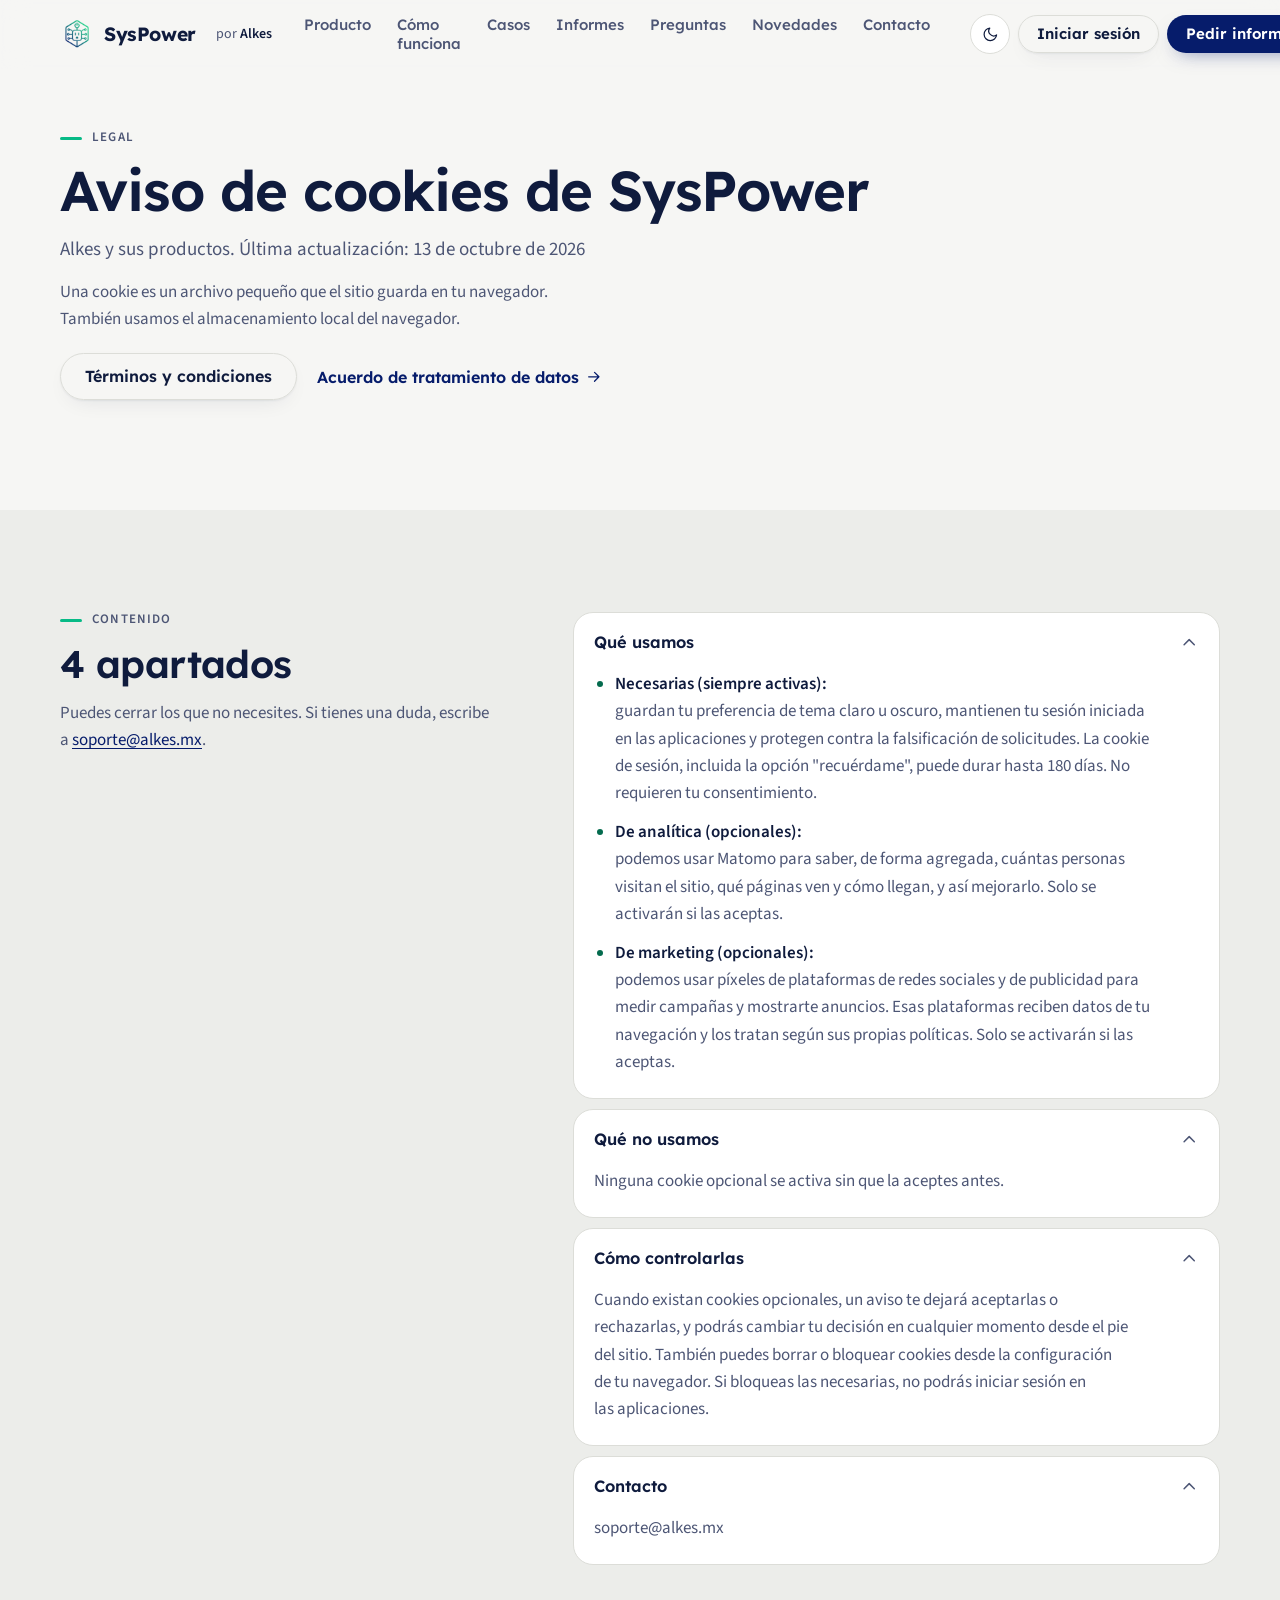
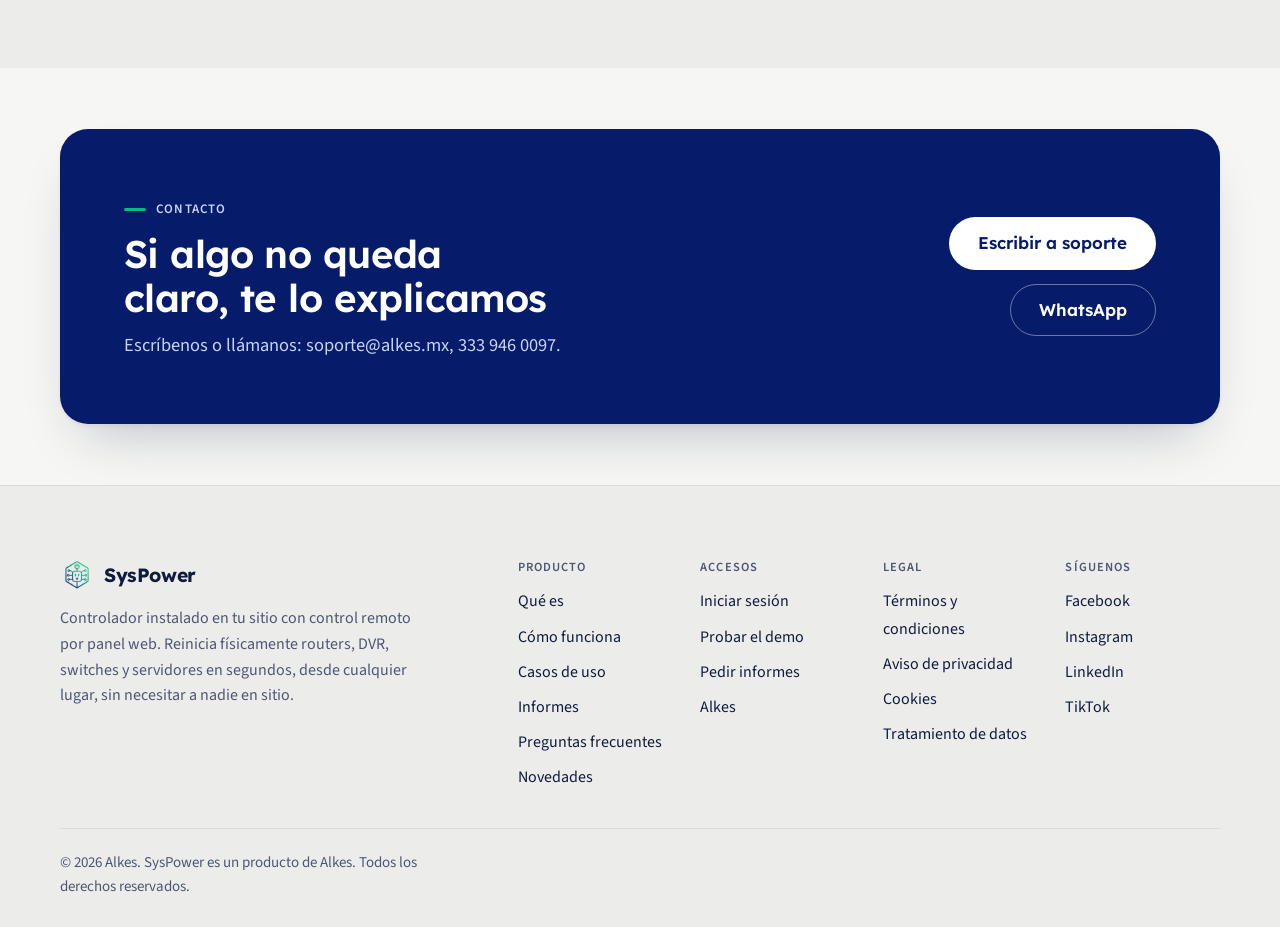
<file: cookies/index.html>
<!doctype html>
<html lang="es" class="no-js">
<head>
<meta charset="utf-8">
<meta name="viewport" content="width=device-width, initial-scale=1, viewport-fit=cover">
<title>Aviso de cookies de SysPower | SysPower</title>
<meta name="description" content="Qué cookies usa SysPower, para qué y cómo controlarlas.">
<meta name="author" content="Alkes">
<meta name="theme-color" content="#061c6b">
<link rel="canonical" href="https://syspower.alkes.mx/cookies/">
<link rel="icon" href="/assets/img/favicon.ico" type="image/x-icon">
<link rel="apple-touch-icon" href="/assets/img/apple-touch-icon.png">
<link rel="preload" href="/assets/fonts/lexend-latin.woff2" as="font" type="font/woff2" crossorigin>
<link rel="preload" href="/assets/fonts/source-sans-3-latin.woff2" as="font" type="font/woff2" crossorigin>
<link rel="stylesheet" href="/assets/css/syspower.css">
<link rel="stylesheet" href="/assets/css/legal.css">
<script>
(function () {
    var r = document.documentElement;
    r.className = r.className.replace('no-js', 'js');
    try {
        var t = localStorage.getItem('tema');
        if (t === 'dark' || t === 'light') { r.setAttribute('data-theme', t); }
    } catch (e) {}
})();
</script>
</head>
<body>
<a class="skip" href="#main">Saltar al contenido</a>
<header class="nav" id="nav">
    <div class="container nav__in">
        <a class="brand" href="/#inicio"><img class="logo logo--claro" src="/assets/img/logo.png" alt="" width="34" height="34"><img class="logo logo--oscuro" src="/assets/img/logo-blanco.png" alt="" width="34" height="34"><span>SysPower</span></a>
        <a class="brand__by" href="https://alkes.mx">por <strong>Alkes</strong></a>
        <nav class="nav__links" aria-label="Secciones">
            <a class="nav__link" href="/#producto">Producto</a>
            <a class="nav__link" href="/#capacidades">Cómo funciona</a>
            <a class="nav__link" href="/#casos">Casos</a>
            <a class="nav__link" href="/#informes">Informes</a>
            <a class="nav__link" href="/#preguntas">Preguntas</a>
            <a class="nav__link" href="/#novedades">Novedades</a>
            <a class="nav__link" href="/#contacto">Contacto</a>
        </nav>
        <div class="nav__actions">
            <button class="theme-toggle" type="button" data-theme-toggle aria-label="Cambiar tema"><svg class="i-moon" viewBox="0 0 24 24" fill="none" stroke="currentColor" stroke-width="1.75" stroke-linecap="round" stroke-linejoin="round" aria-hidden="true" focusable="false"><path d="M21 12.8A9 9 0 1 1 11.2 3a7 7 0 0 0 9.8 9.8Z"/></svg><svg class="i-sun" viewBox="0 0 24 24" fill="none" stroke="currentColor" stroke-width="1.75" stroke-linecap="round" stroke-linejoin="round" aria-hidden="true" focusable="false"><circle cx="12" cy="12" r="4"/><path d="M12 2v2M12 20v2M4.9 4.9l1.4 1.4M17.7 17.7l1.4 1.4M2 12h2M20 12h2M4.9 19.1l1.4-1.4M17.7 6.3l1.4-1.4"/></svg><span class="theme-toggle__label"></span></button>            <a class="btn btn--line btn--sm" href="https://app.syspower.alkes.mx">Iniciar sesión</a>
            <a class="btn btn--primary btn--sm" href="/#informes">Pedir informes</a>
        </div>
        <button class="nav__burger" type="button" id="navToggle" aria-expanded="false" aria-controls="navPanel" aria-label="Abrir menú">
            <svg class="i-menu" viewBox="0 0 24 24" fill="none" stroke="currentColor" stroke-width="1.75" stroke-linecap="round" stroke-linejoin="round" aria-hidden="true" focusable="false"><path d="M4 7h16M4 12h16M4 17h16"/></svg><svg class="i-close" viewBox="0 0 24 24" fill="none" stroke="currentColor" stroke-width="1.75" stroke-linecap="round" stroke-linejoin="round" aria-hidden="true" focusable="false"><path d="M18 6 6 18M6 6l12 12"/></svg>        </button>
    </div>
    <div class="nav__panel container" id="navPanel">
        <a class="nav__link" href="/#producto">Producto</a>
        <a class="nav__link" href="/#capacidades">Cómo funciona</a>
        <a class="nav__link" href="/#casos">Casos de uso</a>
        <a class="nav__link" href="/#informes">Informes</a>
        <a class="nav__link" href="/#preguntas">Preguntas</a>
        <a class="nav__link" href="/#novedades">Novedades</a>
        <a class="nav__link" href="/#contacto">Contacto</a>
        <a class="nav__link" href="/#ecosistema">Ecosistema Alkes</a>
        <div class="nav__panel-actions">
            <button class="theme-toggle" type="button" data-theme-toggle aria-label="Cambiar tema"><svg class="i-moon" viewBox="0 0 24 24" fill="none" stroke="currentColor" stroke-width="1.75" stroke-linecap="round" stroke-linejoin="round" aria-hidden="true" focusable="false"><path d="M21 12.8A9 9 0 1 1 11.2 3a7 7 0 0 0 9.8 9.8Z"/></svg><svg class="i-sun" viewBox="0 0 24 24" fill="none" stroke="currentColor" stroke-width="1.75" stroke-linecap="round" stroke-linejoin="round" aria-hidden="true" focusable="false"><circle cx="12" cy="12" r="4"/><path d="M12 2v2M12 20v2M4.9 4.9l1.4 1.4M17.7 17.7l1.4 1.4M2 12h2M20 12h2M4.9 19.1l1.4-1.4M17.7 6.3l1.4-1.4"/></svg><span class="theme-toggle__label"></span></button>            <a class="btn btn--line" href="https://app.syspower.alkes.mx">Iniciar sesión</a>
            <a class="btn btn--primary" href="/#informes">Pedir informes</a>
        </div>
    </div>
</header>
<main id="main">
<section class="section section--tight">
    <div class="container">
        <header class="head" data-reveal>
            <p class="eyebrow">Legal</p>
            <h1>Aviso de cookies de SysPower</h1>
            <p class="lede">Alkes y sus productos. Última actualización: 13 de octubre de 2026</p>
            <p class="muted">Una cookie es un archivo pequeño que el sitio guarda en tu navegador. También usamos el almacenamiento local del navegador.</p>
            <div class="row legal__row">
                <a class="btn btn--line" href="/terminos/">Términos y condiciones</a>
                <a class="link" href="/encargo-de-datos/">Acuerdo de tratamiento de datos<svg viewBox="0 0 24 24" fill="none" stroke="currentColor" stroke-width="1.75" stroke-linecap="round" stroke-linejoin="round" aria-hidden="true" focusable="false"><path d="M5 12h14M13 6l6 6-6 6"/></svg></a>
            </div>
        </header>
    </div>
</section>
<section class="section section--sunken">
    <div class="container">
        <div class="faq">
            <div class="faq__intro" data-reveal>
                <p class="eyebrow">Contenido</p>
                <h2>4 apartados</h2>
                <p class="muted">Puedes cerrar los que no necesites. Si tienes una duda, escribe a <a href="mailto:soporte@alkes.mx">soporte@alkes.mx</a>.</p>
            </div>
            <div class="faq__list" data-reveal>
                <details class="disc" open>
                    <summary class="disc__sum"><span class="disc__t">Qué usamos</span><svg class="disc__chev" viewBox="0 0 24 24" fill="none" stroke="currentColor" stroke-width="1.75" stroke-linecap="round" stroke-linejoin="round" aria-hidden="true" focusable="false"><path d="m6 9 6 6 6-6"/></svg></summary>
                    <div class="disc__body"><ul><li><strong>Necesarias (siempre activas):</strong> guardan tu preferencia de tema claro u oscuro, mantienen tu sesión iniciada en las aplicaciones y protegen contra la falsificación de solicitudes. La cookie de sesión, incluida la opción "recuérdame", puede durar hasta 180 días. No requieren tu consentimiento.</li><li><strong>De analítica (opcionales):</strong> podemos usar Matomo para saber, de forma agregada, cuántas personas visitan el sitio, qué páginas ven y cómo llegan, y así mejorarlo. Solo se activarán si las aceptas.</li><li><strong>De marketing (opcionales):</strong> podemos usar píxeles de plataformas de redes sociales y de publicidad para medir campañas y mostrarte anuncios. Esas plataformas reciben datos de tu navegación y los tratan según sus propias políticas. Solo se activarán si las aceptas.</li></ul></div>
                </details>
                <details class="disc" open>
                    <summary class="disc__sum"><span class="disc__t">Qué no usamos</span><svg class="disc__chev" viewBox="0 0 24 24" fill="none" stroke="currentColor" stroke-width="1.75" stroke-linecap="round" stroke-linejoin="round" aria-hidden="true" focusable="false"><path d="m6 9 6 6 6-6"/></svg></summary>
                    <div class="disc__body"><p>Ninguna cookie opcional se activa sin que la aceptes antes.</p></div>
                </details>
                <details class="disc" open>
                    <summary class="disc__sum"><span class="disc__t">Cómo controlarlas</span><svg class="disc__chev" viewBox="0 0 24 24" fill="none" stroke="currentColor" stroke-width="1.75" stroke-linecap="round" stroke-linejoin="round" aria-hidden="true" focusable="false"><path d="m6 9 6 6 6-6"/></svg></summary>
                    <div class="disc__body"><p>Cuando existan cookies opcionales, un aviso te dejará aceptarlas o rechazarlas, y podrás cambiar tu decisión en cualquier momento desde el pie del sitio. También puedes borrar o bloquear cookies desde la configuración de tu navegador. Si bloqueas las necesarias, no podrás iniciar sesión en las aplicaciones.</p></div>
                </details>
                <details class="disc" open>
                    <summary class="disc__sum"><span class="disc__t">Contacto</span><svg class="disc__chev" viewBox="0 0 24 24" fill="none" stroke="currentColor" stroke-width="1.75" stroke-linecap="round" stroke-linejoin="round" aria-hidden="true" focusable="false"><path d="m6 9 6 6 6-6"/></svg></summary>
                    <div class="disc__body"><p>soporte@alkes.mx</p></div>
                </details>
            </div>
        </div>
    </div>
</section>
<section class="section section--tight">
    <div class="container">
        <div class="cta" data-reveal>
            <div>
                <p class="eyebrow">Contacto</p>
                <h2>Si algo no queda claro, te lo explicamos</h2>
                <p class="lede">Escríbenos o llámanos: soporte@alkes.mx, 333 946 0097.</p>
            </div>
            <div class="cta__act">
                <a class="btn btn--cta btn--lg" href="mailto:soporte@alkes.mx">Escribir a soporte</a>
                <a class="btn btn--line btn--lg" href="https://wa.me/523339460097">WhatsApp</a>
            </div>
        </div>
    </div>
</section>
</main>
<footer class="footer">
    <div class="container footer__top">
        <div class="footer__brand">
            <span class="brand"><img class="logo logo--claro" src="/assets/img/logo.png" alt="" width="34" height="34"><img class="logo logo--oscuro" src="/assets/img/logo-blanco.png" alt="" width="34" height="34"><span>SysPower</span></span>
            <p>Controlador instalado en tu sitio con control remoto por panel web. Reinicia físicamente routers, DVR, switches y servidores en segundos, desde cualquier lugar, sin necesitar a nadie en sitio.</p>
        </div>
        <div class="footer__cols">
            <div class="footer__col">
                <h2 class="footer__h">Producto</h2>
                <ul>
                    <li><a href="/#producto">Qué es</a></li>
                    <li><a href="/#capacidades">Cómo funciona</a></li>
                    <li><a href="/#casos">Casos de uso</a></li>
                    <li><a href="/#informes">Informes</a></li>
                    <li><a href="/#preguntas">Preguntas frecuentes</a></li>
                    <li><a href="/#novedades">Novedades</a></li>
                </ul>
            </div>
            <div class="footer__col">
                <h2 class="footer__h">Accesos</h2>
                <ul>
                    <li><a href="https://app.syspower.alkes.mx">Iniciar sesión</a></li>
                    <li><a href="https://app.syspower.alkes.mx" data-open-demo>Probar el demo</a></li>
                    <li><a href="mailto:soporte@alkes.mx?subject=Informes%20de%20SysPower">Pedir informes</a></li>
                    <li><a href="https://alkes.mx">Alkes</a></li>
                </ul>
            </div>
            <div class="footer__col">
                <h2 class="footer__h">Legal</h2>
                <ul>
                    <li><a href="/terminos/">Términos y condiciones</a></li>
                    <li><a href="/privacidad/">Aviso de privacidad</a></li>
                    <li><a href="/cookies/">Cookies</a></li>
                    <li><a href="/encargo-de-datos/">Tratamiento de datos</a></li>
                </ul>
            </div>
            <div class="footer__col">
                <h2 class="footer__h">Síguenos</h2>
                <ul>
                                        <li><a href="https://www.facebook.com/alkes.mx" target="_blank" rel="noopener">Facebook</a></li>
                                        <li><a href="https://www.instagram.com/alkes.mx" target="_blank" rel="noopener">Instagram</a></li>
                                        <li><a href="https://www.linkedin.com/company/alkes-mx" target="_blank" rel="noopener">LinkedIn</a></li>
                                        <li><a href="https://www.tiktok.com/@alkes.mx" target="_blank" rel="noopener">TikTok</a></li>
                                    </ul>
            </div>
        </div>
    </div>
    <div class="container">
        <div class="footer__bot">
            <p>© 2026 Alkes. SysPower es un producto de Alkes. Todos los derechos reservados.</p>
        </div>
    </div>
</footer>
<script src="/assets/js/syspower.js" defer></script>
</body>
</html>
</file>
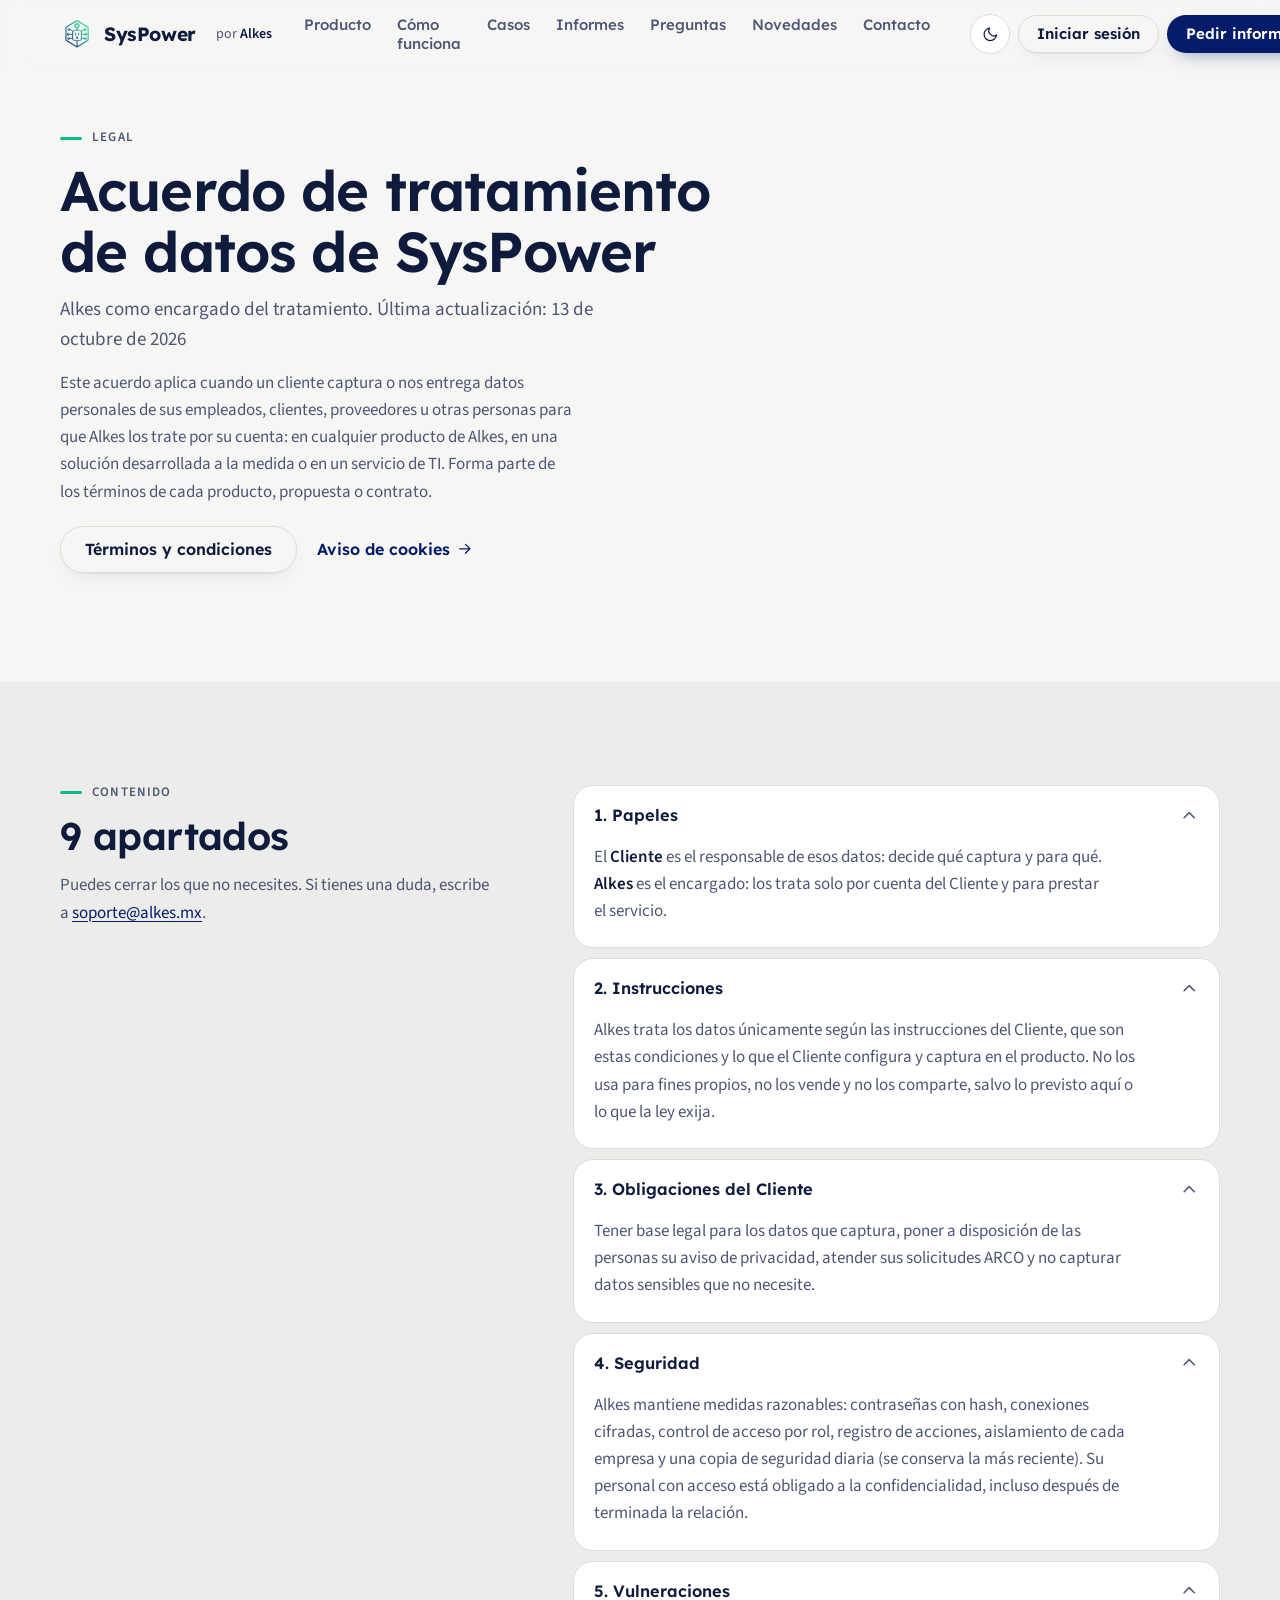
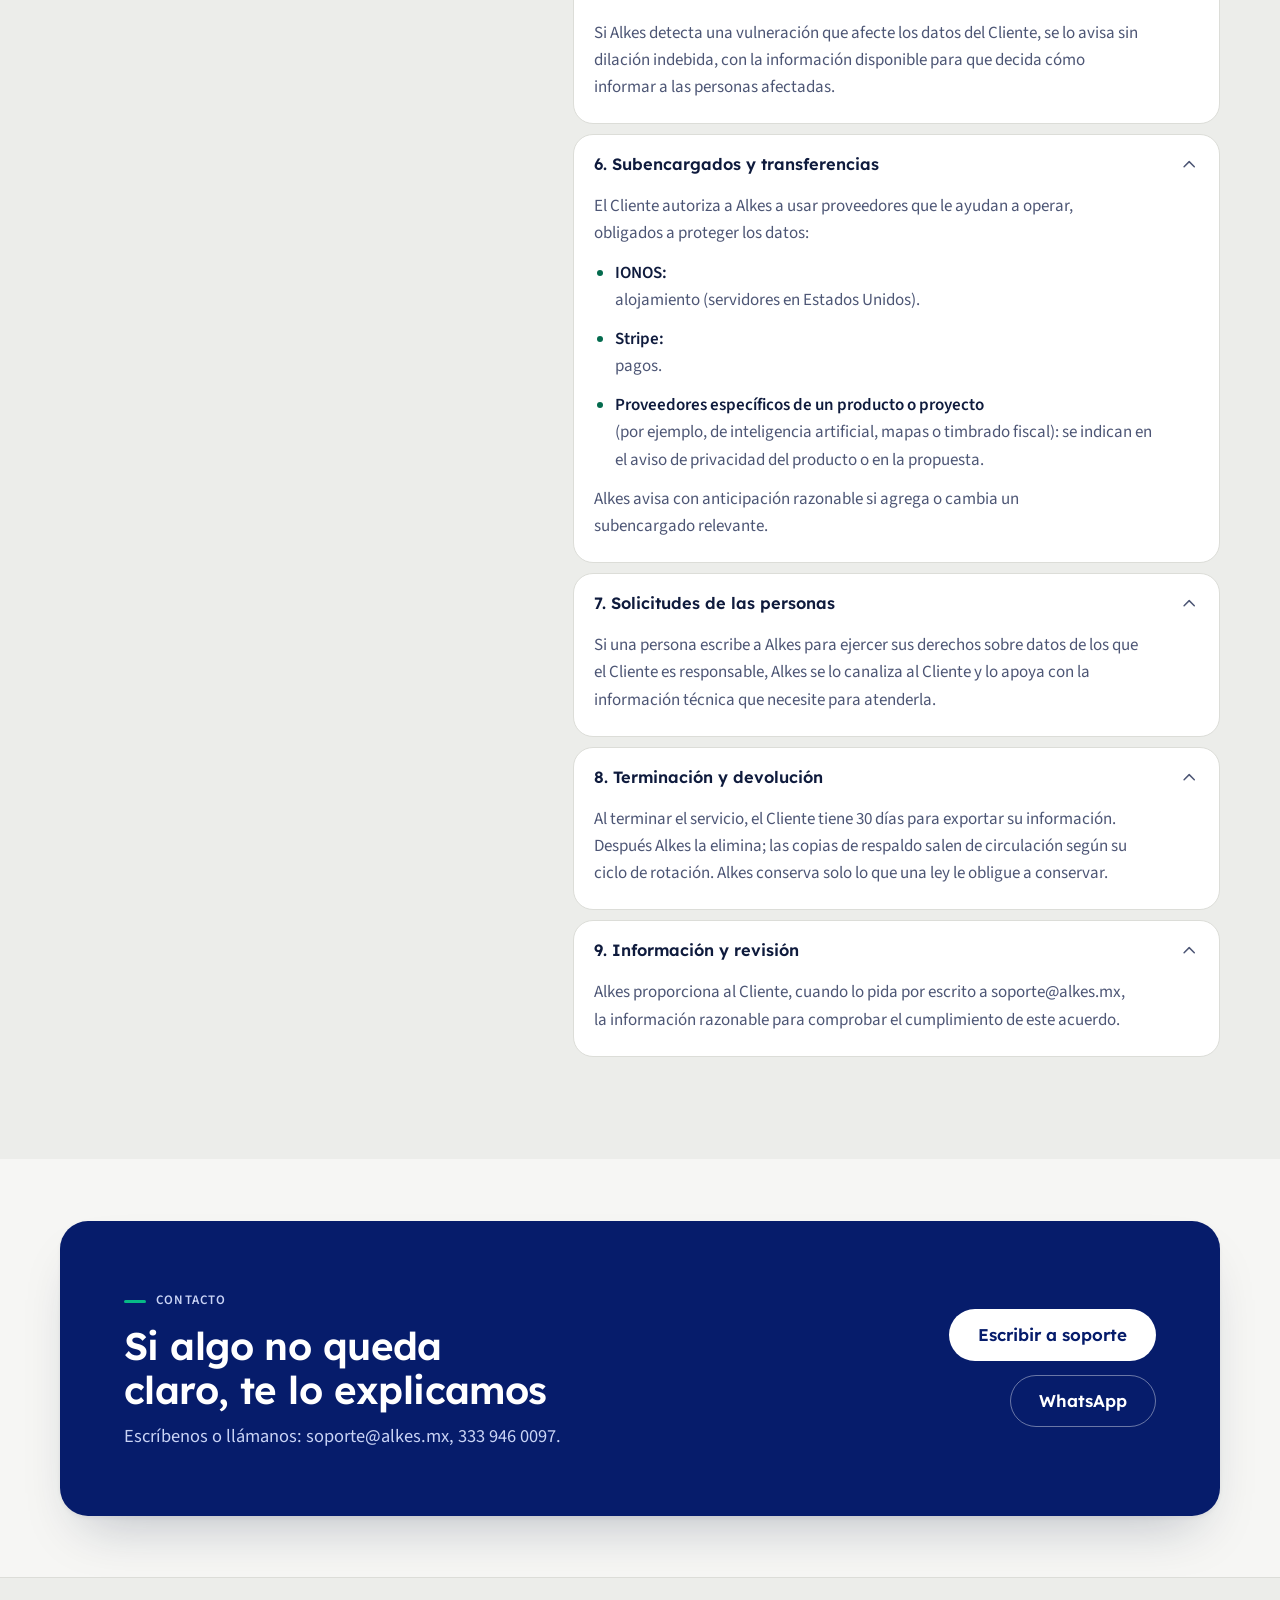
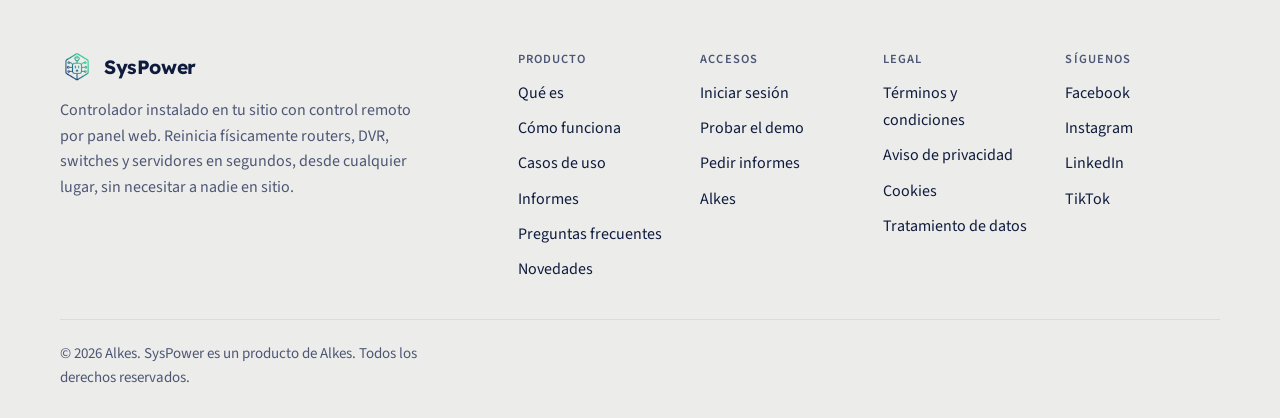
<file: encargo-de-datos/index.html>
<!doctype html>
<html lang="es" class="no-js">
<head>
<meta charset="utf-8">
<meta name="viewport" content="width=device-width, initial-scale=1, viewport-fit=cover">
<title>Acuerdo de tratamiento de datos de SysPower | SysPower</title>
<meta name="description" content="Acuerdo de tratamiento de datos personales de SysPower: Alkes como encargado.">
<meta name="author" content="Alkes">
<meta name="theme-color" content="#061c6b">
<link rel="canonical" href="https://syspower.alkes.mx/encargo-de-datos/">
<link rel="icon" href="/assets/img/favicon.ico" type="image/x-icon">
<link rel="apple-touch-icon" href="/assets/img/apple-touch-icon.png">
<link rel="preload" href="/assets/fonts/lexend-latin.woff2" as="font" type="font/woff2" crossorigin>
<link rel="preload" href="/assets/fonts/source-sans-3-latin.woff2" as="font" type="font/woff2" crossorigin>
<link rel="stylesheet" href="/assets/css/syspower.css">
<link rel="stylesheet" href="/assets/css/legal.css">
<script>
(function () {
    var r = document.documentElement;
    r.className = r.className.replace('no-js', 'js');
    try {
        var t = localStorage.getItem('tema');
        if (t === 'dark' || t === 'light') { r.setAttribute('data-theme', t); }
    } catch (e) {}
})();
</script>
</head>
<body>
<a class="skip" href="#main">Saltar al contenido</a>
<header class="nav" id="nav">
    <div class="container nav__in">
        <a class="brand" href="/#inicio"><img class="logo logo--claro" src="/assets/img/logo.png" alt="" width="34" height="34"><img class="logo logo--oscuro" src="/assets/img/logo-blanco.png" alt="" width="34" height="34"><span>SysPower</span></a>
        <a class="brand__by" href="https://alkes.mx">por <strong>Alkes</strong></a>
        <nav class="nav__links" aria-label="Secciones">
            <a class="nav__link" href="/#producto">Producto</a>
            <a class="nav__link" href="/#capacidades">Cómo funciona</a>
            <a class="nav__link" href="/#casos">Casos</a>
            <a class="nav__link" href="/#informes">Informes</a>
            <a class="nav__link" href="/#preguntas">Preguntas</a>
            <a class="nav__link" href="/#novedades">Novedades</a>
            <a class="nav__link" href="/#contacto">Contacto</a>
        </nav>
        <div class="nav__actions">
            <button class="theme-toggle" type="button" data-theme-toggle aria-label="Cambiar tema"><svg class="i-moon" viewBox="0 0 24 24" fill="none" stroke="currentColor" stroke-width="1.75" stroke-linecap="round" stroke-linejoin="round" aria-hidden="true" focusable="false"><path d="M21 12.8A9 9 0 1 1 11.2 3a7 7 0 0 0 9.8 9.8Z"/></svg><svg class="i-sun" viewBox="0 0 24 24" fill="none" stroke="currentColor" stroke-width="1.75" stroke-linecap="round" stroke-linejoin="round" aria-hidden="true" focusable="false"><circle cx="12" cy="12" r="4"/><path d="M12 2v2M12 20v2M4.9 4.9l1.4 1.4M17.7 17.7l1.4 1.4M2 12h2M20 12h2M4.9 19.1l1.4-1.4M17.7 6.3l1.4-1.4"/></svg><span class="theme-toggle__label"></span></button>            <a class="btn btn--line btn--sm" href="https://app.syspower.alkes.mx">Iniciar sesión</a>
            <a class="btn btn--primary btn--sm" href="/#informes">Pedir informes</a>
        </div>
        <button class="nav__burger" type="button" id="navToggle" aria-expanded="false" aria-controls="navPanel" aria-label="Abrir menú">
            <svg class="i-menu" viewBox="0 0 24 24" fill="none" stroke="currentColor" stroke-width="1.75" stroke-linecap="round" stroke-linejoin="round" aria-hidden="true" focusable="false"><path d="M4 7h16M4 12h16M4 17h16"/></svg><svg class="i-close" viewBox="0 0 24 24" fill="none" stroke="currentColor" stroke-width="1.75" stroke-linecap="round" stroke-linejoin="round" aria-hidden="true" focusable="false"><path d="M18 6 6 18M6 6l12 12"/></svg>        </button>
    </div>
    <div class="nav__panel container" id="navPanel">
        <a class="nav__link" href="/#producto">Producto</a>
        <a class="nav__link" href="/#capacidades">Cómo funciona</a>
        <a class="nav__link" href="/#casos">Casos de uso</a>
        <a class="nav__link" href="/#informes">Informes</a>
        <a class="nav__link" href="/#preguntas">Preguntas</a>
        <a class="nav__link" href="/#novedades">Novedades</a>
        <a class="nav__link" href="/#contacto">Contacto</a>
        <a class="nav__link" href="/#ecosistema">Ecosistema Alkes</a>
        <div class="nav__panel-actions">
            <button class="theme-toggle" type="button" data-theme-toggle aria-label="Cambiar tema"><svg class="i-moon" viewBox="0 0 24 24" fill="none" stroke="currentColor" stroke-width="1.75" stroke-linecap="round" stroke-linejoin="round" aria-hidden="true" focusable="false"><path d="M21 12.8A9 9 0 1 1 11.2 3a7 7 0 0 0 9.8 9.8Z"/></svg><svg class="i-sun" viewBox="0 0 24 24" fill="none" stroke="currentColor" stroke-width="1.75" stroke-linecap="round" stroke-linejoin="round" aria-hidden="true" focusable="false"><circle cx="12" cy="12" r="4"/><path d="M12 2v2M12 20v2M4.9 4.9l1.4 1.4M17.7 17.7l1.4 1.4M2 12h2M20 12h2M4.9 19.1l1.4-1.4M17.7 6.3l1.4-1.4"/></svg><span class="theme-toggle__label"></span></button>            <a class="btn btn--line" href="https://app.syspower.alkes.mx">Iniciar sesión</a>
            <a class="btn btn--primary" href="/#informes">Pedir informes</a>
        </div>
    </div>
</header>
<main id="main">
<section class="section section--tight">
    <div class="container">
        <header class="head" data-reveal>
            <p class="eyebrow">Legal</p>
            <h1>Acuerdo de tratamiento de datos de SysPower</h1>
            <p class="lede">Alkes como encargado del tratamiento. Última actualización: 13 de octubre de 2026</p>
            <p class="muted">Este acuerdo aplica cuando un cliente captura o nos entrega datos personales de sus empleados, clientes, proveedores u otras personas para que Alkes los trate por su cuenta: en cualquier producto de Alkes, en una solución desarrollada a la medida o en un servicio de TI. Forma parte de los términos de cada producto, propuesta o contrato.</p>
            <div class="row legal__row">
                <a class="btn btn--line" href="/terminos/">Términos y condiciones</a>
                <a class="link" href="/cookies/">Aviso de cookies<svg viewBox="0 0 24 24" fill="none" stroke="currentColor" stroke-width="1.75" stroke-linecap="round" stroke-linejoin="round" aria-hidden="true" focusable="false"><path d="M5 12h14M13 6l6 6-6 6"/></svg></a>
            </div>
        </header>
    </div>
</section>
<section class="section section--sunken">
    <div class="container">
        <div class="faq">
            <div class="faq__intro" data-reveal>
                <p class="eyebrow">Contenido</p>
                <h2>9 apartados</h2>
                <p class="muted">Puedes cerrar los que no necesites. Si tienes una duda, escribe a <a href="mailto:soporte@alkes.mx">soporte@alkes.mx</a>.</p>
            </div>
            <div class="faq__list" data-reveal>
                <details class="disc" open>
                    <summary class="disc__sum"><span class="disc__t">1. Papeles</span><svg class="disc__chev" viewBox="0 0 24 24" fill="none" stroke="currentColor" stroke-width="1.75" stroke-linecap="round" stroke-linejoin="round" aria-hidden="true" focusable="false"><path d="m6 9 6 6 6-6"/></svg></summary>
                    <div class="disc__body"><p>El <strong>Cliente</strong> es el responsable de esos datos: decide qué captura y para qué. <strong>Alkes</strong> es el encargado: los trata solo por cuenta del Cliente y para prestar el servicio.</p></div>
                </details>
                <details class="disc" open>
                    <summary class="disc__sum"><span class="disc__t">2. Instrucciones</span><svg class="disc__chev" viewBox="0 0 24 24" fill="none" stroke="currentColor" stroke-width="1.75" stroke-linecap="round" stroke-linejoin="round" aria-hidden="true" focusable="false"><path d="m6 9 6 6 6-6"/></svg></summary>
                    <div class="disc__body"><p>Alkes trata los datos únicamente según las instrucciones del Cliente, que son estas condiciones y lo que el Cliente configura y captura en el producto. No los usa para fines propios, no los vende y no los comparte, salvo lo previsto aquí o lo que la ley exija.</p></div>
                </details>
                <details class="disc" open>
                    <summary class="disc__sum"><span class="disc__t">3. Obligaciones del Cliente</span><svg class="disc__chev" viewBox="0 0 24 24" fill="none" stroke="currentColor" stroke-width="1.75" stroke-linecap="round" stroke-linejoin="round" aria-hidden="true" focusable="false"><path d="m6 9 6 6 6-6"/></svg></summary>
                    <div class="disc__body"><p>Tener base legal para los datos que captura, poner a disposición de las personas su aviso de privacidad, atender sus solicitudes ARCO y no capturar datos sensibles que no necesite.</p></div>
                </details>
                <details class="disc" open>
                    <summary class="disc__sum"><span class="disc__t">4. Seguridad</span><svg class="disc__chev" viewBox="0 0 24 24" fill="none" stroke="currentColor" stroke-width="1.75" stroke-linecap="round" stroke-linejoin="round" aria-hidden="true" focusable="false"><path d="m6 9 6 6 6-6"/></svg></summary>
                    <div class="disc__body"><p>Alkes mantiene medidas razonables: contraseñas con hash, conexiones cifradas, control de acceso por rol, registro de acciones, aislamiento de cada empresa y una copia de seguridad diaria (se conserva la más reciente). Su personal con acceso está obligado a la confidencialidad, incluso después de terminada la relación.</p></div>
                </details>
                <details class="disc" open>
                    <summary class="disc__sum"><span class="disc__t">5. Vulneraciones</span><svg class="disc__chev" viewBox="0 0 24 24" fill="none" stroke="currentColor" stroke-width="1.75" stroke-linecap="round" stroke-linejoin="round" aria-hidden="true" focusable="false"><path d="m6 9 6 6 6-6"/></svg></summary>
                    <div class="disc__body"><p>Si Alkes detecta una vulneración que afecte los datos del Cliente, se lo avisa sin dilación indebida, con la información disponible para que decida cómo informar a las personas afectadas.</p></div>
                </details>
                <details class="disc" open>
                    <summary class="disc__sum"><span class="disc__t">6. Subencargados y transferencias</span><svg class="disc__chev" viewBox="0 0 24 24" fill="none" stroke="currentColor" stroke-width="1.75" stroke-linecap="round" stroke-linejoin="round" aria-hidden="true" focusable="false"><path d="m6 9 6 6 6-6"/></svg></summary>
                    <div class="disc__body"><p>El Cliente autoriza a Alkes a usar proveedores que le ayudan a operar, obligados a proteger los datos:</p>
<ul><li><strong>IONOS:</strong> alojamiento (servidores en Estados Unidos).</li><li><strong>Stripe:</strong> pagos.</li><li><strong>Proveedores específicos de un producto o proyecto</strong> (por ejemplo, de inteligencia artificial, mapas o timbrado fiscal): se indican en el aviso de privacidad del producto o en la propuesta.</li></ul>
<p>Alkes avisa con anticipación razonable si agrega o cambia un subencargado relevante.</p></div>
                </details>
                <details class="disc" open>
                    <summary class="disc__sum"><span class="disc__t">7. Solicitudes de las personas</span><svg class="disc__chev" viewBox="0 0 24 24" fill="none" stroke="currentColor" stroke-width="1.75" stroke-linecap="round" stroke-linejoin="round" aria-hidden="true" focusable="false"><path d="m6 9 6 6 6-6"/></svg></summary>
                    <div class="disc__body"><p>Si una persona escribe a Alkes para ejercer sus derechos sobre datos de los que el Cliente es responsable, Alkes se lo canaliza al Cliente y lo apoya con la información técnica que necesite para atenderla.</p></div>
                </details>
                <details class="disc" open>
                    <summary class="disc__sum"><span class="disc__t">8. Terminación y devolución</span><svg class="disc__chev" viewBox="0 0 24 24" fill="none" stroke="currentColor" stroke-width="1.75" stroke-linecap="round" stroke-linejoin="round" aria-hidden="true" focusable="false"><path d="m6 9 6 6 6-6"/></svg></summary>
                    <div class="disc__body"><p>Al terminar el servicio, el Cliente tiene 30 días para exportar su información. Después Alkes la elimina; las copias de respaldo salen de circulación según su ciclo de rotación. Alkes conserva solo lo que una ley le obligue a conservar.</p></div>
                </details>
                <details class="disc" open>
                    <summary class="disc__sum"><span class="disc__t">9. Información y revisión</span><svg class="disc__chev" viewBox="0 0 24 24" fill="none" stroke="currentColor" stroke-width="1.75" stroke-linecap="round" stroke-linejoin="round" aria-hidden="true" focusable="false"><path d="m6 9 6 6 6-6"/></svg></summary>
                    <div class="disc__body"><p>Alkes proporciona al Cliente, cuando lo pida por escrito a soporte@alkes.mx, la información razonable para comprobar el cumplimiento de este acuerdo.</p></div>
                </details>
            </div>
        </div>
    </div>
</section>
<section class="section section--tight">
    <div class="container">
        <div class="cta" data-reveal>
            <div>
                <p class="eyebrow">Contacto</p>
                <h2>Si algo no queda claro, te lo explicamos</h2>
                <p class="lede">Escríbenos o llámanos: soporte@alkes.mx, 333 946 0097.</p>
            </div>
            <div class="cta__act">
                <a class="btn btn--cta btn--lg" href="mailto:soporte@alkes.mx">Escribir a soporte</a>
                <a class="btn btn--line btn--lg" href="https://wa.me/523339460097">WhatsApp</a>
            </div>
        </div>
    </div>
</section>
</main>
<footer class="footer">
    <div class="container footer__top">
        <div class="footer__brand">
            <span class="brand"><img class="logo logo--claro" src="/assets/img/logo.png" alt="" width="34" height="34"><img class="logo logo--oscuro" src="/assets/img/logo-blanco.png" alt="" width="34" height="34"><span>SysPower</span></span>
            <p>Controlador instalado en tu sitio con control remoto por panel web. Reinicia físicamente routers, DVR, switches y servidores en segundos, desde cualquier lugar, sin necesitar a nadie en sitio.</p>
        </div>
        <div class="footer__cols">
            <div class="footer__col">
                <h2 class="footer__h">Producto</h2>
                <ul>
                    <li><a href="/#producto">Qué es</a></li>
                    <li><a href="/#capacidades">Cómo funciona</a></li>
                    <li><a href="/#casos">Casos de uso</a></li>
                    <li><a href="/#informes">Informes</a></li>
                    <li><a href="/#preguntas">Preguntas frecuentes</a></li>
                    <li><a href="/#novedades">Novedades</a></li>
                </ul>
            </div>
            <div class="footer__col">
                <h2 class="footer__h">Accesos</h2>
                <ul>
                    <li><a href="https://app.syspower.alkes.mx">Iniciar sesión</a></li>
                    <li><a href="https://app.syspower.alkes.mx" data-open-demo>Probar el demo</a></li>
                    <li><a href="mailto:soporte@alkes.mx?subject=Informes%20de%20SysPower">Pedir informes</a></li>
                    <li><a href="https://alkes.mx">Alkes</a></li>
                </ul>
            </div>
            <div class="footer__col">
                <h2 class="footer__h">Legal</h2>
                <ul>
                    <li><a href="/terminos/">Términos y condiciones</a></li>
                    <li><a href="/privacidad/">Aviso de privacidad</a></li>
                    <li><a href="/cookies/">Cookies</a></li>
                    <li><a href="/encargo-de-datos/">Tratamiento de datos</a></li>
                </ul>
            </div>
            <div class="footer__col">
                <h2 class="footer__h">Síguenos</h2>
                <ul>
                                        <li><a href="https://www.facebook.com/alkes.mx" target="_blank" rel="noopener">Facebook</a></li>
                                        <li><a href="https://www.instagram.com/alkes.mx" target="_blank" rel="noopener">Instagram</a></li>
                                        <li><a href="https://www.linkedin.com/company/alkes-mx" target="_blank" rel="noopener">LinkedIn</a></li>
                                        <li><a href="https://www.tiktok.com/@alkes.mx" target="_blank" rel="noopener">TikTok</a></li>
                                    </ul>
            </div>
        </div>
    </div>
    <div class="container">
        <div class="footer__bot">
            <p>© 2026 Alkes. SysPower es un producto de Alkes. Todos los derechos reservados.</p>
        </div>
    </div>
</footer>
<script src="/assets/js/syspower.js" defer></script>
</body>
</html>
</file>
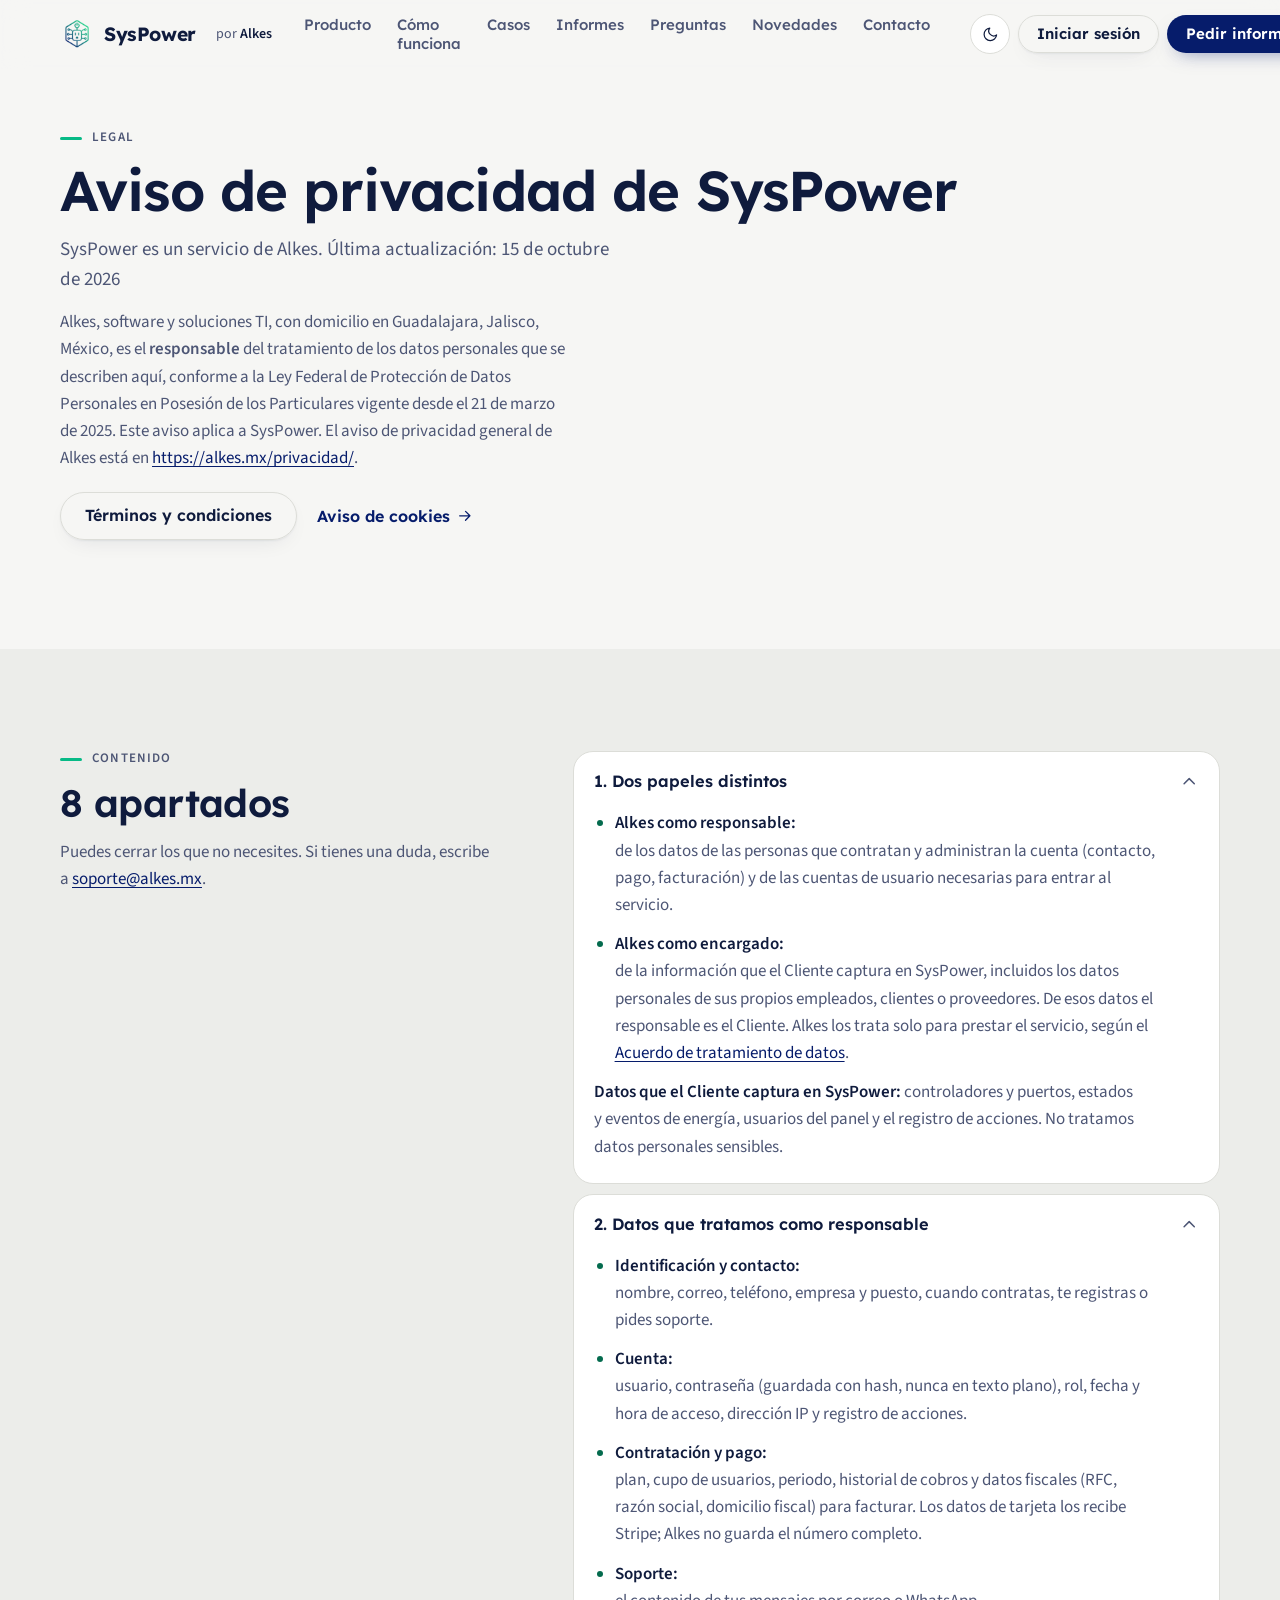
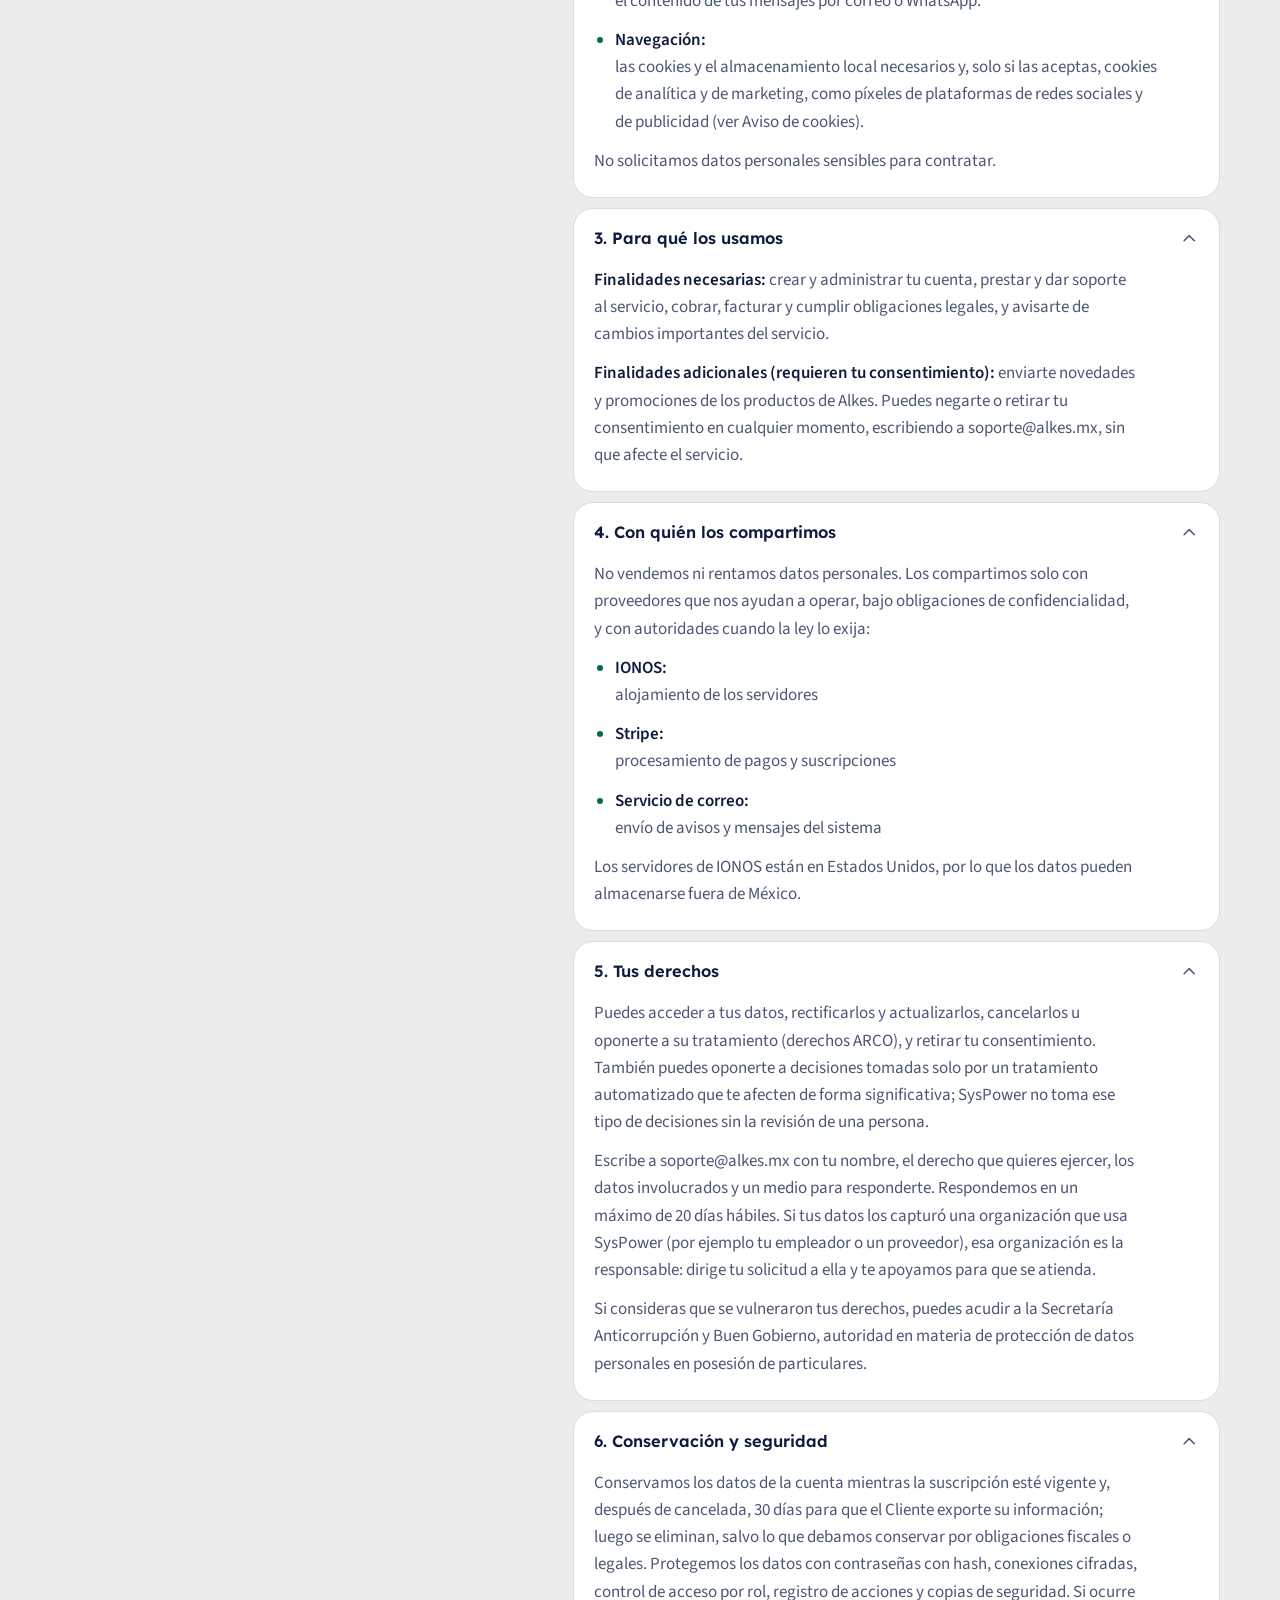
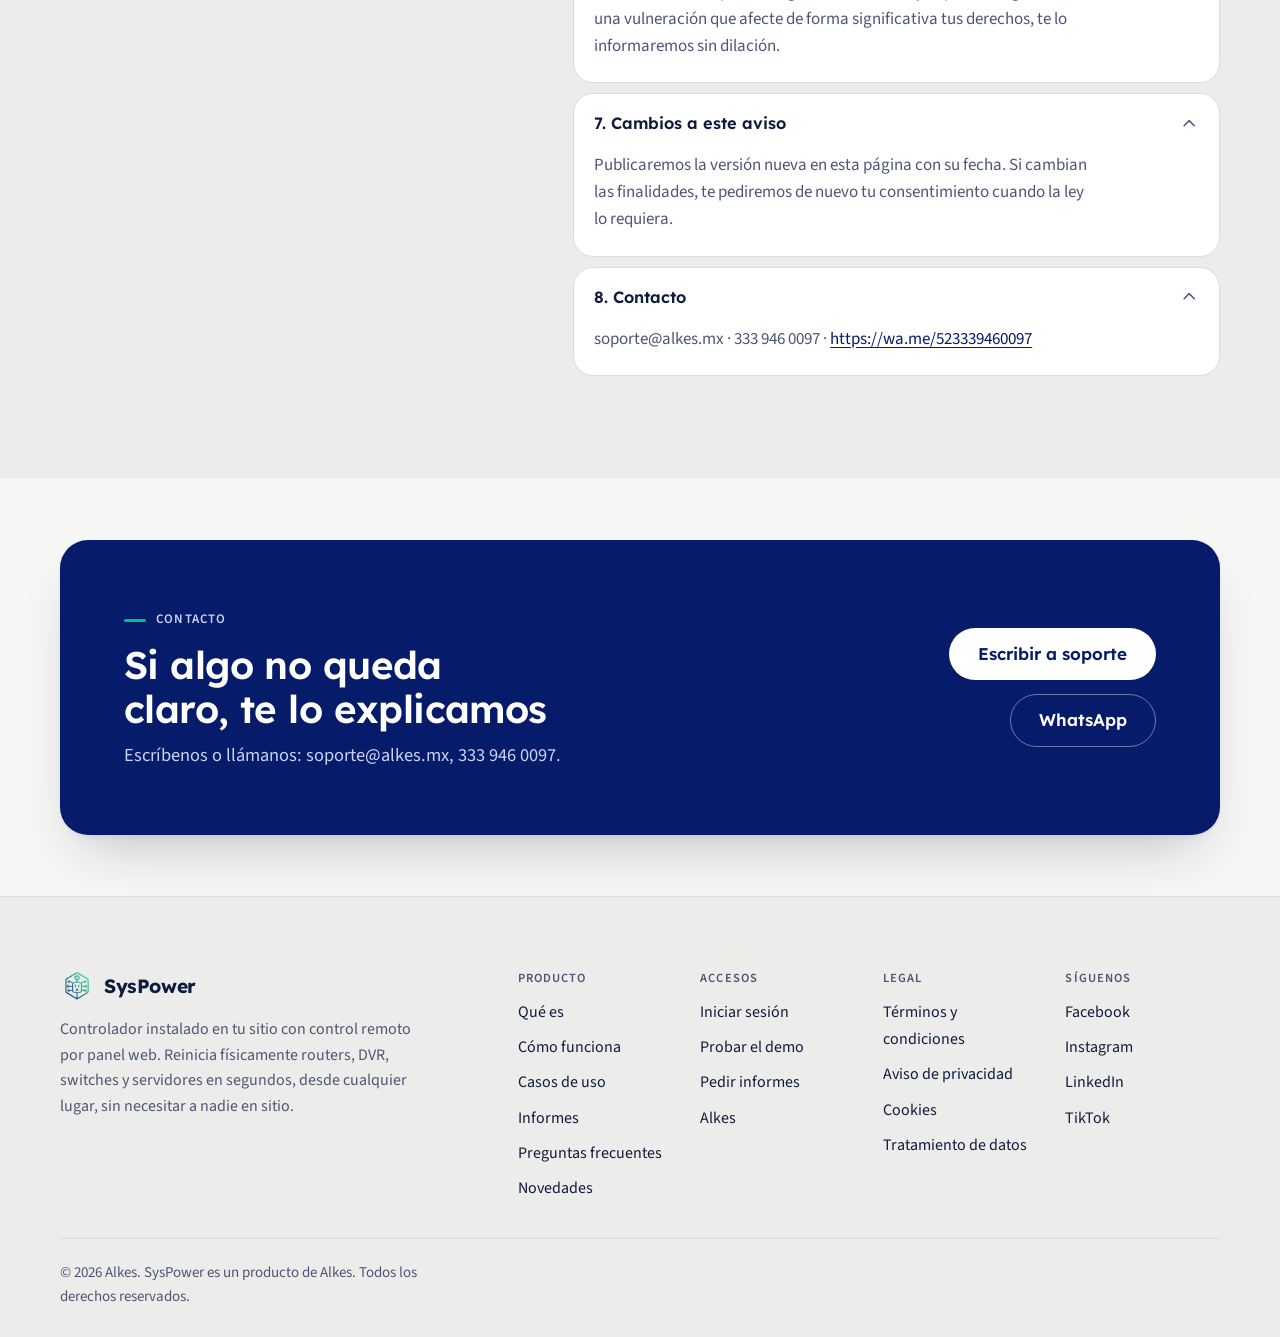
<file: privacidad/index.html>
<!doctype html>
<html lang="es" class="no-js">
<head>
<meta charset="utf-8">
<meta name="viewport" content="width=device-width, initial-scale=1, viewport-fit=cover">
<title>Aviso de privacidad de SysPower | SysPower</title>
<meta name="description" content="Aviso de privacidad de SysPower: qué datos tratamos, para qué y cómo ejercer tus derechos.">
<meta name="author" content="Alkes">
<meta name="theme-color" content="#061c6b">
<link rel="canonical" href="https://syspower.alkes.mx/privacidad/">
<link rel="icon" href="/assets/img/favicon.ico" type="image/x-icon">
<link rel="apple-touch-icon" href="/assets/img/apple-touch-icon.png">
<link rel="preload" href="/assets/fonts/lexend-latin.woff2" as="font" type="font/woff2" crossorigin>
<link rel="preload" href="/assets/fonts/source-sans-3-latin.woff2" as="font" type="font/woff2" crossorigin>
<link rel="stylesheet" href="/assets/css/syspower.css">
<link rel="stylesheet" href="/assets/css/legal.css">
<script>
(function () {
    var r = document.documentElement;
    r.className = r.className.replace('no-js', 'js');
    try {
        var t = localStorage.getItem('tema');
        if (t === 'dark' || t === 'light') { r.setAttribute('data-theme', t); }
    } catch (e) {}
})();
</script>
</head>
<body>
<a class="skip" href="#main">Saltar al contenido</a>
<header class="nav" id="nav">
    <div class="container nav__in">
        <a class="brand" href="/#inicio"><img class="logo logo--claro" src="/assets/img/logo.png" alt="" width="34" height="34"><img class="logo logo--oscuro" src="/assets/img/logo-blanco.png" alt="" width="34" height="34"><span>SysPower</span></a>
        <a class="brand__by" href="https://alkes.mx">por <strong>Alkes</strong></a>
        <nav class="nav__links" aria-label="Secciones">
            <a class="nav__link" href="/#producto">Producto</a>
            <a class="nav__link" href="/#capacidades">Cómo funciona</a>
            <a class="nav__link" href="/#casos">Casos</a>
            <a class="nav__link" href="/#informes">Informes</a>
            <a class="nav__link" href="/#preguntas">Preguntas</a>
            <a class="nav__link" href="/#novedades">Novedades</a>
            <a class="nav__link" href="/#contacto">Contacto</a>
        </nav>
        <div class="nav__actions">
            <button class="theme-toggle" type="button" data-theme-toggle aria-label="Cambiar tema"><svg class="i-moon" viewBox="0 0 24 24" fill="none" stroke="currentColor" stroke-width="1.75" stroke-linecap="round" stroke-linejoin="round" aria-hidden="true" focusable="false"><path d="M21 12.8A9 9 0 1 1 11.2 3a7 7 0 0 0 9.8 9.8Z"/></svg><svg class="i-sun" viewBox="0 0 24 24" fill="none" stroke="currentColor" stroke-width="1.75" stroke-linecap="round" stroke-linejoin="round" aria-hidden="true" focusable="false"><circle cx="12" cy="12" r="4"/><path d="M12 2v2M12 20v2M4.9 4.9l1.4 1.4M17.7 17.7l1.4 1.4M2 12h2M20 12h2M4.9 19.1l1.4-1.4M17.7 6.3l1.4-1.4"/></svg><span class="theme-toggle__label"></span></button>            <a class="btn btn--line btn--sm" href="https://app.syspower.alkes.mx">Iniciar sesión</a>
            <a class="btn btn--primary btn--sm" href="/#informes">Pedir informes</a>
        </div>
        <button class="nav__burger" type="button" id="navToggle" aria-expanded="false" aria-controls="navPanel" aria-label="Abrir menú">
            <svg class="i-menu" viewBox="0 0 24 24" fill="none" stroke="currentColor" stroke-width="1.75" stroke-linecap="round" stroke-linejoin="round" aria-hidden="true" focusable="false"><path d="M4 7h16M4 12h16M4 17h16"/></svg><svg class="i-close" viewBox="0 0 24 24" fill="none" stroke="currentColor" stroke-width="1.75" stroke-linecap="round" stroke-linejoin="round" aria-hidden="true" focusable="false"><path d="M18 6 6 18M6 6l12 12"/></svg>        </button>
    </div>
    <div class="nav__panel container" id="navPanel">
        <a class="nav__link" href="/#producto">Producto</a>
        <a class="nav__link" href="/#capacidades">Cómo funciona</a>
        <a class="nav__link" href="/#casos">Casos de uso</a>
        <a class="nav__link" href="/#informes">Informes</a>
        <a class="nav__link" href="/#preguntas">Preguntas</a>
        <a class="nav__link" href="/#novedades">Novedades</a>
        <a class="nav__link" href="/#contacto">Contacto</a>
        <a class="nav__link" href="/#ecosistema">Ecosistema Alkes</a>
        <div class="nav__panel-actions">
            <button class="theme-toggle" type="button" data-theme-toggle aria-label="Cambiar tema"><svg class="i-moon" viewBox="0 0 24 24" fill="none" stroke="currentColor" stroke-width="1.75" stroke-linecap="round" stroke-linejoin="round" aria-hidden="true" focusable="false"><path d="M21 12.8A9 9 0 1 1 11.2 3a7 7 0 0 0 9.8 9.8Z"/></svg><svg class="i-sun" viewBox="0 0 24 24" fill="none" stroke="currentColor" stroke-width="1.75" stroke-linecap="round" stroke-linejoin="round" aria-hidden="true" focusable="false"><circle cx="12" cy="12" r="4"/><path d="M12 2v2M12 20v2M4.9 4.9l1.4 1.4M17.7 17.7l1.4 1.4M2 12h2M20 12h2M4.9 19.1l1.4-1.4M17.7 6.3l1.4-1.4"/></svg><span class="theme-toggle__label"></span></button>            <a class="btn btn--line" href="https://app.syspower.alkes.mx">Iniciar sesión</a>
            <a class="btn btn--primary" href="/#informes">Pedir informes</a>
        </div>
    </div>
</header>
<main id="main">
<section class="section section--tight">
    <div class="container">
        <header class="head" data-reveal>
            <p class="eyebrow">Legal</p>
            <h1>Aviso de privacidad de SysPower</h1>
            <p class="lede">SysPower es un servicio de Alkes. Última actualización: 15 de octubre de 2026</p>
            <p class="muted">Alkes, software y soluciones TI, con domicilio en Guadalajara, Jalisco, México, es el <strong>responsable</strong> del tratamiento de los datos personales que se describen aquí, conforme a la Ley Federal de Protección de Datos Personales en Posesión de los Particulares vigente desde el 21 de marzo de 2025. Este aviso aplica a SysPower. El aviso de privacidad general de Alkes está en <a href="https://alkes.mx/privacidad/">https://alkes.mx/privacidad/</a>.</p>
            <div class="row legal__row">
                <a class="btn btn--line" href="/terminos/">Términos y condiciones</a>
                <a class="link" href="/cookies/">Aviso de cookies<svg viewBox="0 0 24 24" fill="none" stroke="currentColor" stroke-width="1.75" stroke-linecap="round" stroke-linejoin="round" aria-hidden="true" focusable="false"><path d="M5 12h14M13 6l6 6-6 6"/></svg></a>
            </div>
        </header>
    </div>
</section>
<section class="section section--sunken">
    <div class="container">
        <div class="faq">
            <div class="faq__intro" data-reveal>
                <p class="eyebrow">Contenido</p>
                <h2>8 apartados</h2>
                <p class="muted">Puedes cerrar los que no necesites. Si tienes una duda, escribe a <a href="mailto:soporte@alkes.mx">soporte@alkes.mx</a>.</p>
            </div>
            <div class="faq__list" data-reveal>
                <details class="disc" open>
                    <summary class="disc__sum"><span class="disc__t">1. Dos papeles distintos</span><svg class="disc__chev" viewBox="0 0 24 24" fill="none" stroke="currentColor" stroke-width="1.75" stroke-linecap="round" stroke-linejoin="round" aria-hidden="true" focusable="false"><path d="m6 9 6 6 6-6"/></svg></summary>
                    <div class="disc__body"><ul><li><strong>Alkes como responsable:</strong> de los datos de las personas que contratan y administran la cuenta (contacto, pago, facturación) y de las cuentas de usuario necesarias para entrar al servicio.</li><li><strong>Alkes como encargado:</strong> de la información que el Cliente captura en SysPower, incluidos los datos personales de sus propios empleados, clientes o proveedores. De esos datos el responsable es el Cliente. Alkes los trata solo para prestar el servicio, según el <a href="/encargo-de-datos/">Acuerdo de tratamiento de datos</a>.</li></ul>
<p><strong>Datos que el Cliente captura en SysPower:</strong> controladores y puertos, estados y eventos de energía, usuarios del panel y el registro de acciones. No tratamos datos personales sensibles.</p></div>
                </details>
                <details class="disc" open>
                    <summary class="disc__sum"><span class="disc__t">2. Datos que tratamos como responsable</span><svg class="disc__chev" viewBox="0 0 24 24" fill="none" stroke="currentColor" stroke-width="1.75" stroke-linecap="round" stroke-linejoin="round" aria-hidden="true" focusable="false"><path d="m6 9 6 6 6-6"/></svg></summary>
                    <div class="disc__body"><ul><li><strong>Identificación y contacto:</strong> nombre, correo, teléfono, empresa y puesto, cuando contratas, te registras o pides soporte.</li><li><strong>Cuenta:</strong> usuario, contraseña (guardada con hash, nunca en texto plano), rol, fecha y hora de acceso, dirección IP y registro de acciones.</li><li><strong>Contratación y pago:</strong> plan, cupo de usuarios, periodo, historial de cobros y datos fiscales (RFC, razón social, domicilio fiscal) para facturar. Los datos de tarjeta los recibe Stripe; Alkes no guarda el número completo.</li><li><strong>Soporte:</strong> el contenido de tus mensajes por correo o WhatsApp.</li><li><strong>Navegación:</strong> las cookies y el almacenamiento local necesarios y, solo si las aceptas, cookies de analítica y de marketing, como píxeles de plataformas de redes sociales y de publicidad (ver Aviso de cookies).</li></ul>
<p>No solicitamos datos personales sensibles para contratar.</p></div>
                </details>
                <details class="disc" open>
                    <summary class="disc__sum"><span class="disc__t">3. Para qué los usamos</span><svg class="disc__chev" viewBox="0 0 24 24" fill="none" stroke="currentColor" stroke-width="1.75" stroke-linecap="round" stroke-linejoin="round" aria-hidden="true" focusable="false"><path d="m6 9 6 6 6-6"/></svg></summary>
                    <div class="disc__body"><p><strong>Finalidades necesarias:</strong> crear y administrar tu cuenta, prestar y dar soporte al servicio, cobrar, facturar y cumplir obligaciones legales, y avisarte de cambios importantes del servicio.</p>
<p><strong>Finalidades adicionales (requieren tu consentimiento):</strong> enviarte novedades y promociones de los productos de Alkes. Puedes negarte o retirar tu consentimiento en cualquier momento, escribiendo a soporte@alkes.mx, sin que afecte el servicio.</p></div>
                </details>
                <details class="disc" open>
                    <summary class="disc__sum"><span class="disc__t">4. Con quién los compartimos</span><svg class="disc__chev" viewBox="0 0 24 24" fill="none" stroke="currentColor" stroke-width="1.75" stroke-linecap="round" stroke-linejoin="round" aria-hidden="true" focusable="false"><path d="m6 9 6 6 6-6"/></svg></summary>
                    <div class="disc__body"><p>No vendemos ni rentamos datos personales. Los compartimos solo con proveedores que nos ayudan a operar, bajo obligaciones de confidencialidad, y con autoridades cuando la ley lo exija:</p>
<ul><li><strong>IONOS:</strong> alojamiento de los servidores</li><li><strong>Stripe:</strong> procesamiento de pagos y suscripciones</li><li><strong>Servicio de correo:</strong> envío de avisos y mensajes del sistema</li></ul>
<p>Los servidores de IONOS están en Estados Unidos, por lo que los datos pueden almacenarse fuera de México.</p></div>
                </details>
                <details class="disc" open>
                    <summary class="disc__sum"><span class="disc__t">5. Tus derechos</span><svg class="disc__chev" viewBox="0 0 24 24" fill="none" stroke="currentColor" stroke-width="1.75" stroke-linecap="round" stroke-linejoin="round" aria-hidden="true" focusable="false"><path d="m6 9 6 6 6-6"/></svg></summary>
                    <div class="disc__body"><p>Puedes acceder a tus datos, rectificarlos y actualizarlos, cancelarlos u oponerte a su tratamiento (derechos ARCO), y retirar tu consentimiento. También puedes oponerte a decisiones tomadas solo por un tratamiento automatizado que te afecten de forma significativa; SysPower no toma ese tipo de decisiones sin la revisión de una persona.</p>
<p>Escribe a soporte@alkes.mx con tu nombre, el derecho que quieres ejercer, los datos involucrados y un medio para responderte. Respondemos en un máximo de 20 días hábiles. Si tus datos los capturó una organización que usa SysPower (por ejemplo tu empleador o un proveedor), esa organización es la responsable: dirige tu solicitud a ella y te apoyamos para que se atienda.</p>
<p>Si consideras que se vulneraron tus derechos, puedes acudir a la Secretaría Anticorrupción y Buen Gobierno, autoridad en materia de protección de datos personales en posesión de particulares.</p></div>
                </details>
                <details class="disc" open>
                    <summary class="disc__sum"><span class="disc__t">6. Conservación y seguridad</span><svg class="disc__chev" viewBox="0 0 24 24" fill="none" stroke="currentColor" stroke-width="1.75" stroke-linecap="round" stroke-linejoin="round" aria-hidden="true" focusable="false"><path d="m6 9 6 6 6-6"/></svg></summary>
                    <div class="disc__body"><p>Conservamos los datos de la cuenta mientras la suscripción esté vigente y, después de cancelada, 30 días para que el Cliente exporte su información; luego se eliminan, salvo lo que debamos conservar por obligaciones fiscales o legales. Protegemos los datos con contraseñas con hash, conexiones cifradas, control de acceso por rol, registro de acciones y copias de seguridad. Si ocurre una vulneración que afecte de forma significativa tus derechos, te lo informaremos sin dilación.</p></div>
                </details>
                <details class="disc" open>
                    <summary class="disc__sum"><span class="disc__t">7. Cambios a este aviso</span><svg class="disc__chev" viewBox="0 0 24 24" fill="none" stroke="currentColor" stroke-width="1.75" stroke-linecap="round" stroke-linejoin="round" aria-hidden="true" focusable="false"><path d="m6 9 6 6 6-6"/></svg></summary>
                    <div class="disc__body"><p>Publicaremos la versión nueva en esta página con su fecha. Si cambian las finalidades, te pediremos de nuevo tu consentimiento cuando la ley lo requiera.</p></div>
                </details>
                <details class="disc" open>
                    <summary class="disc__sum"><span class="disc__t">8. Contacto</span><svg class="disc__chev" viewBox="0 0 24 24" fill="none" stroke="currentColor" stroke-width="1.75" stroke-linecap="round" stroke-linejoin="round" aria-hidden="true" focusable="false"><path d="m6 9 6 6 6-6"/></svg></summary>
                    <div class="disc__body"><p>soporte@alkes.mx · 333 946 0097 · <a href="https://wa.me/523339460097">https://wa.me/523339460097</a></p></div>
                </details>
            </div>
        </div>
    </div>
</section>
<section class="section section--tight">
    <div class="container">
        <div class="cta" data-reveal>
            <div>
                <p class="eyebrow">Contacto</p>
                <h2>Si algo no queda claro, te lo explicamos</h2>
                <p class="lede">Escríbenos o llámanos: soporte@alkes.mx, 333 946 0097.</p>
            </div>
            <div class="cta__act">
                <a class="btn btn--cta btn--lg" href="mailto:soporte@alkes.mx">Escribir a soporte</a>
                <a class="btn btn--line btn--lg" href="https://wa.me/523339460097">WhatsApp</a>
            </div>
        </div>
    </div>
</section>
</main>
<footer class="footer">
    <div class="container footer__top">
        <div class="footer__brand">
            <span class="brand"><img class="logo logo--claro" src="/assets/img/logo.png" alt="" width="34" height="34"><img class="logo logo--oscuro" src="/assets/img/logo-blanco.png" alt="" width="34" height="34"><span>SysPower</span></span>
            <p>Controlador instalado en tu sitio con control remoto por panel web. Reinicia físicamente routers, DVR, switches y servidores en segundos, desde cualquier lugar, sin necesitar a nadie en sitio.</p>
        </div>
        <div class="footer__cols">
            <div class="footer__col">
                <h2 class="footer__h">Producto</h2>
                <ul>
                    <li><a href="/#producto">Qué es</a></li>
                    <li><a href="/#capacidades">Cómo funciona</a></li>
                    <li><a href="/#casos">Casos de uso</a></li>
                    <li><a href="/#informes">Informes</a></li>
                    <li><a href="/#preguntas">Preguntas frecuentes</a></li>
                    <li><a href="/#novedades">Novedades</a></li>
                </ul>
            </div>
            <div class="footer__col">
                <h2 class="footer__h">Accesos</h2>
                <ul>
                    <li><a href="https://app.syspower.alkes.mx">Iniciar sesión</a></li>
                    <li><a href="https://app.syspower.alkes.mx" data-open-demo>Probar el demo</a></li>
                    <li><a href="mailto:soporte@alkes.mx?subject=Informes%20de%20SysPower">Pedir informes</a></li>
                    <li><a href="https://alkes.mx">Alkes</a></li>
                </ul>
            </div>
            <div class="footer__col">
                <h2 class="footer__h">Legal</h2>
                <ul>
                    <li><a href="/terminos/">Términos y condiciones</a></li>
                    <li><a href="/privacidad/">Aviso de privacidad</a></li>
                    <li><a href="/cookies/">Cookies</a></li>
                    <li><a href="/encargo-de-datos/">Tratamiento de datos</a></li>
                </ul>
            </div>
            <div class="footer__col">
                <h2 class="footer__h">Síguenos</h2>
                <ul>
                                        <li><a href="https://www.facebook.com/alkes.mx" target="_blank" rel="noopener">Facebook</a></li>
                                        <li><a href="https://www.instagram.com/alkes.mx" target="_blank" rel="noopener">Instagram</a></li>
                                        <li><a href="https://www.linkedin.com/company/alkes-mx" target="_blank" rel="noopener">LinkedIn</a></li>
                                        <li><a href="https://www.tiktok.com/@alkes.mx" target="_blank" rel="noopener">TikTok</a></li>
                                    </ul>
            </div>
        </div>
    </div>
    <div class="container">
        <div class="footer__bot">
            <p>© 2026 Alkes. SysPower es un producto de Alkes. Todos los derechos reservados.</p>
        </div>
    </div>
</footer>
<script src="/assets/js/syspower.js" defer></script>
</body>
</html>
</file>
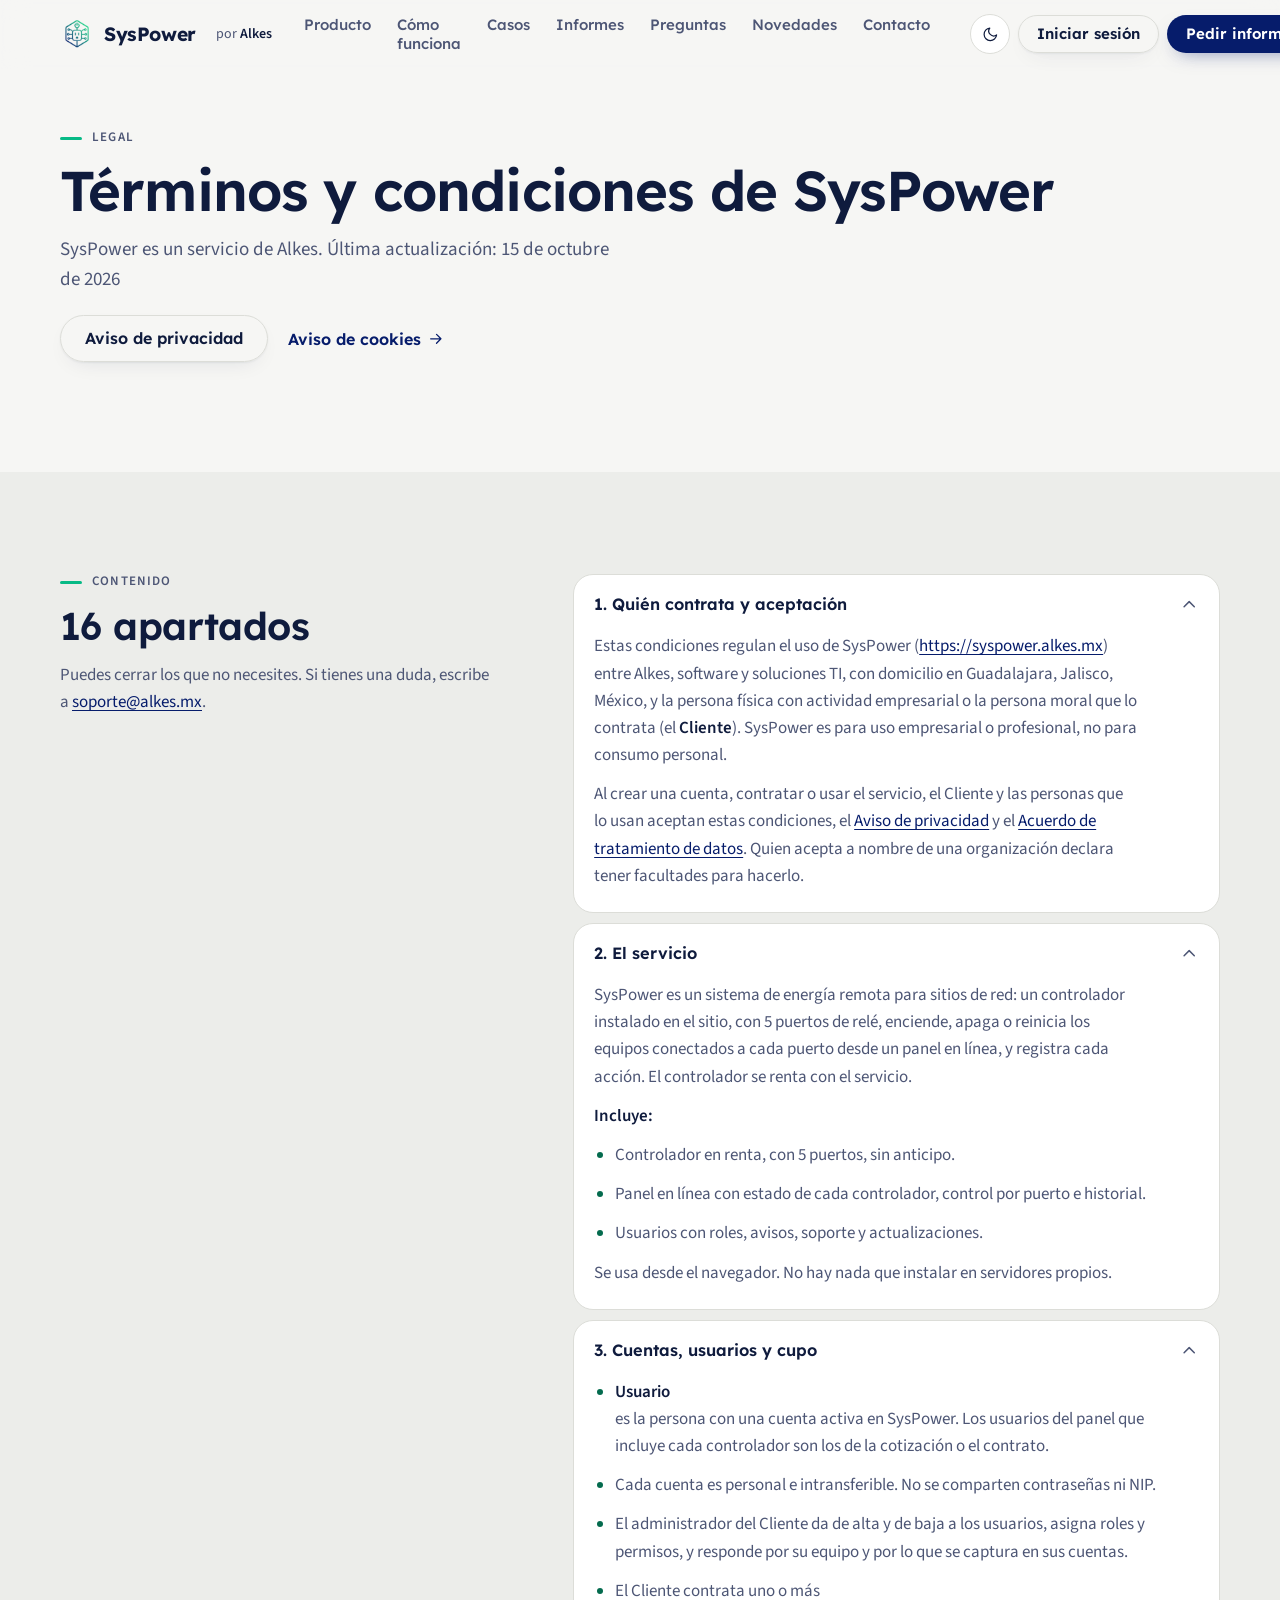
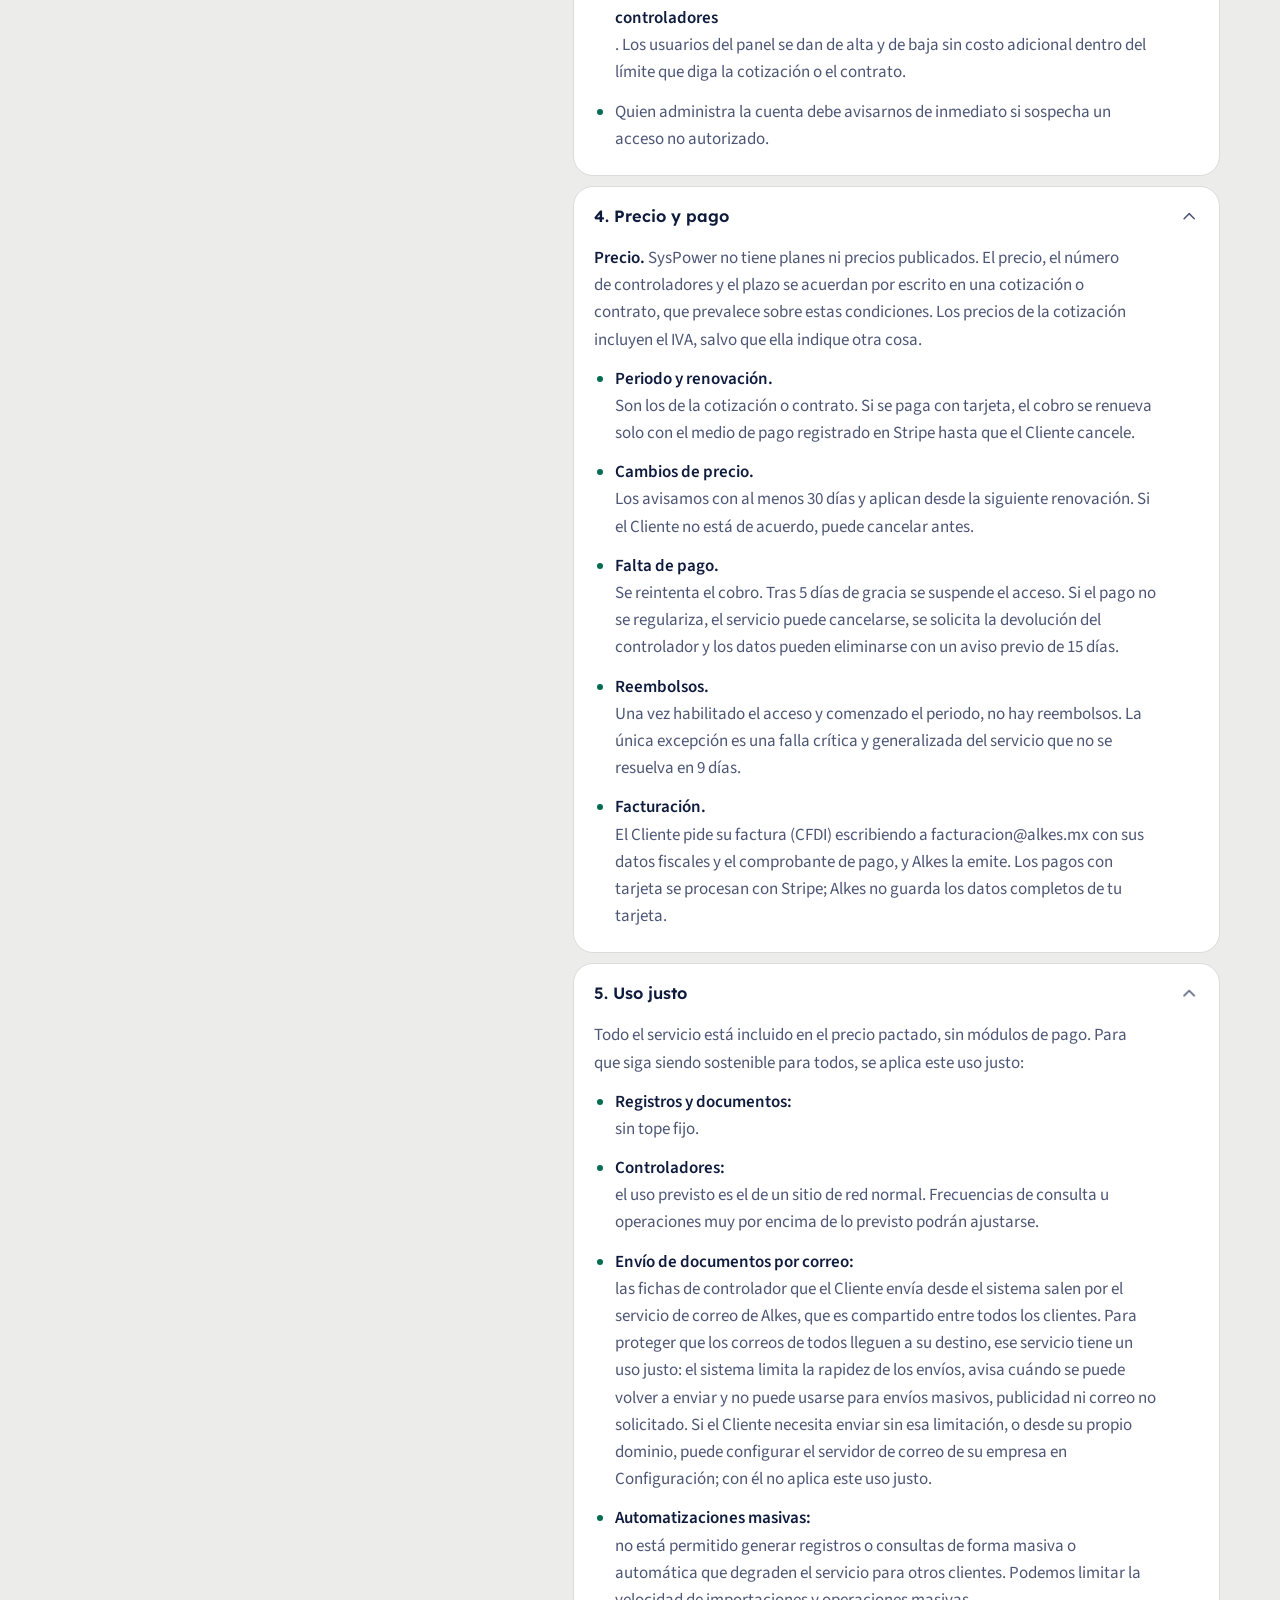
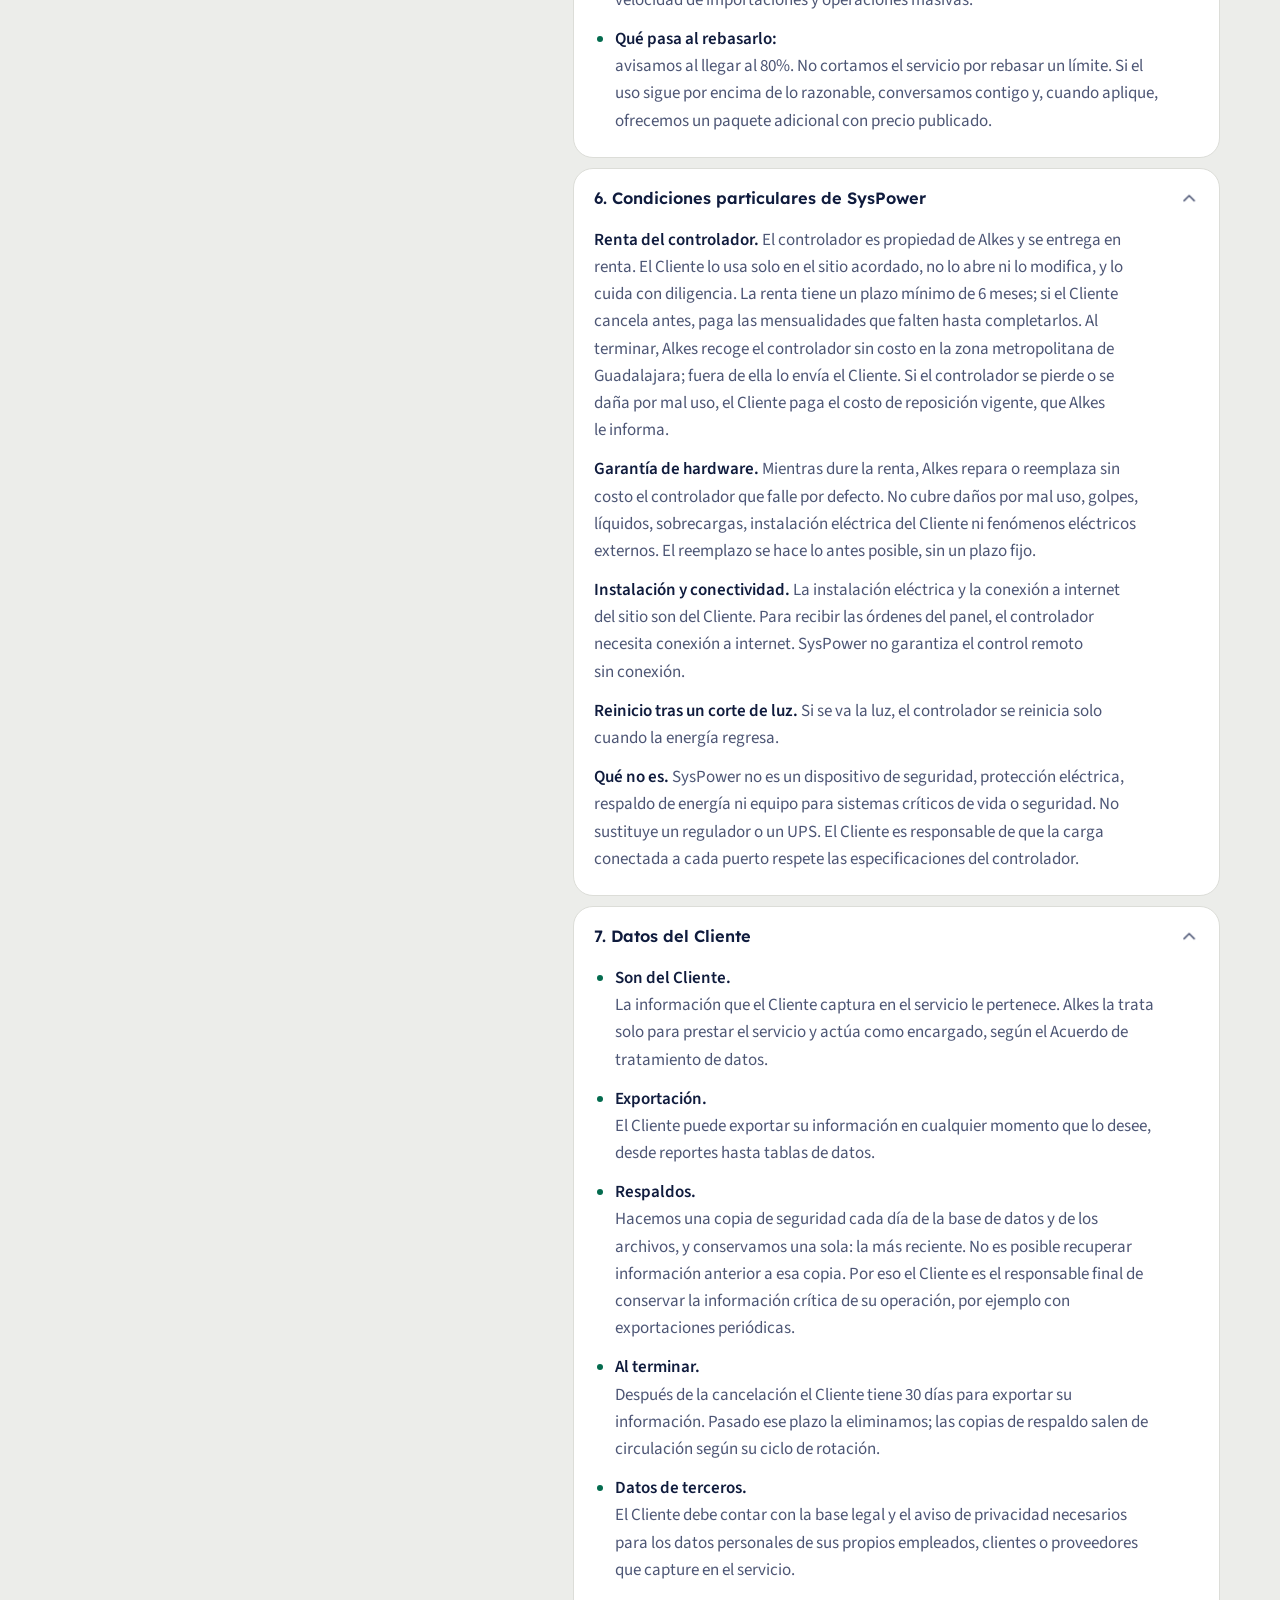
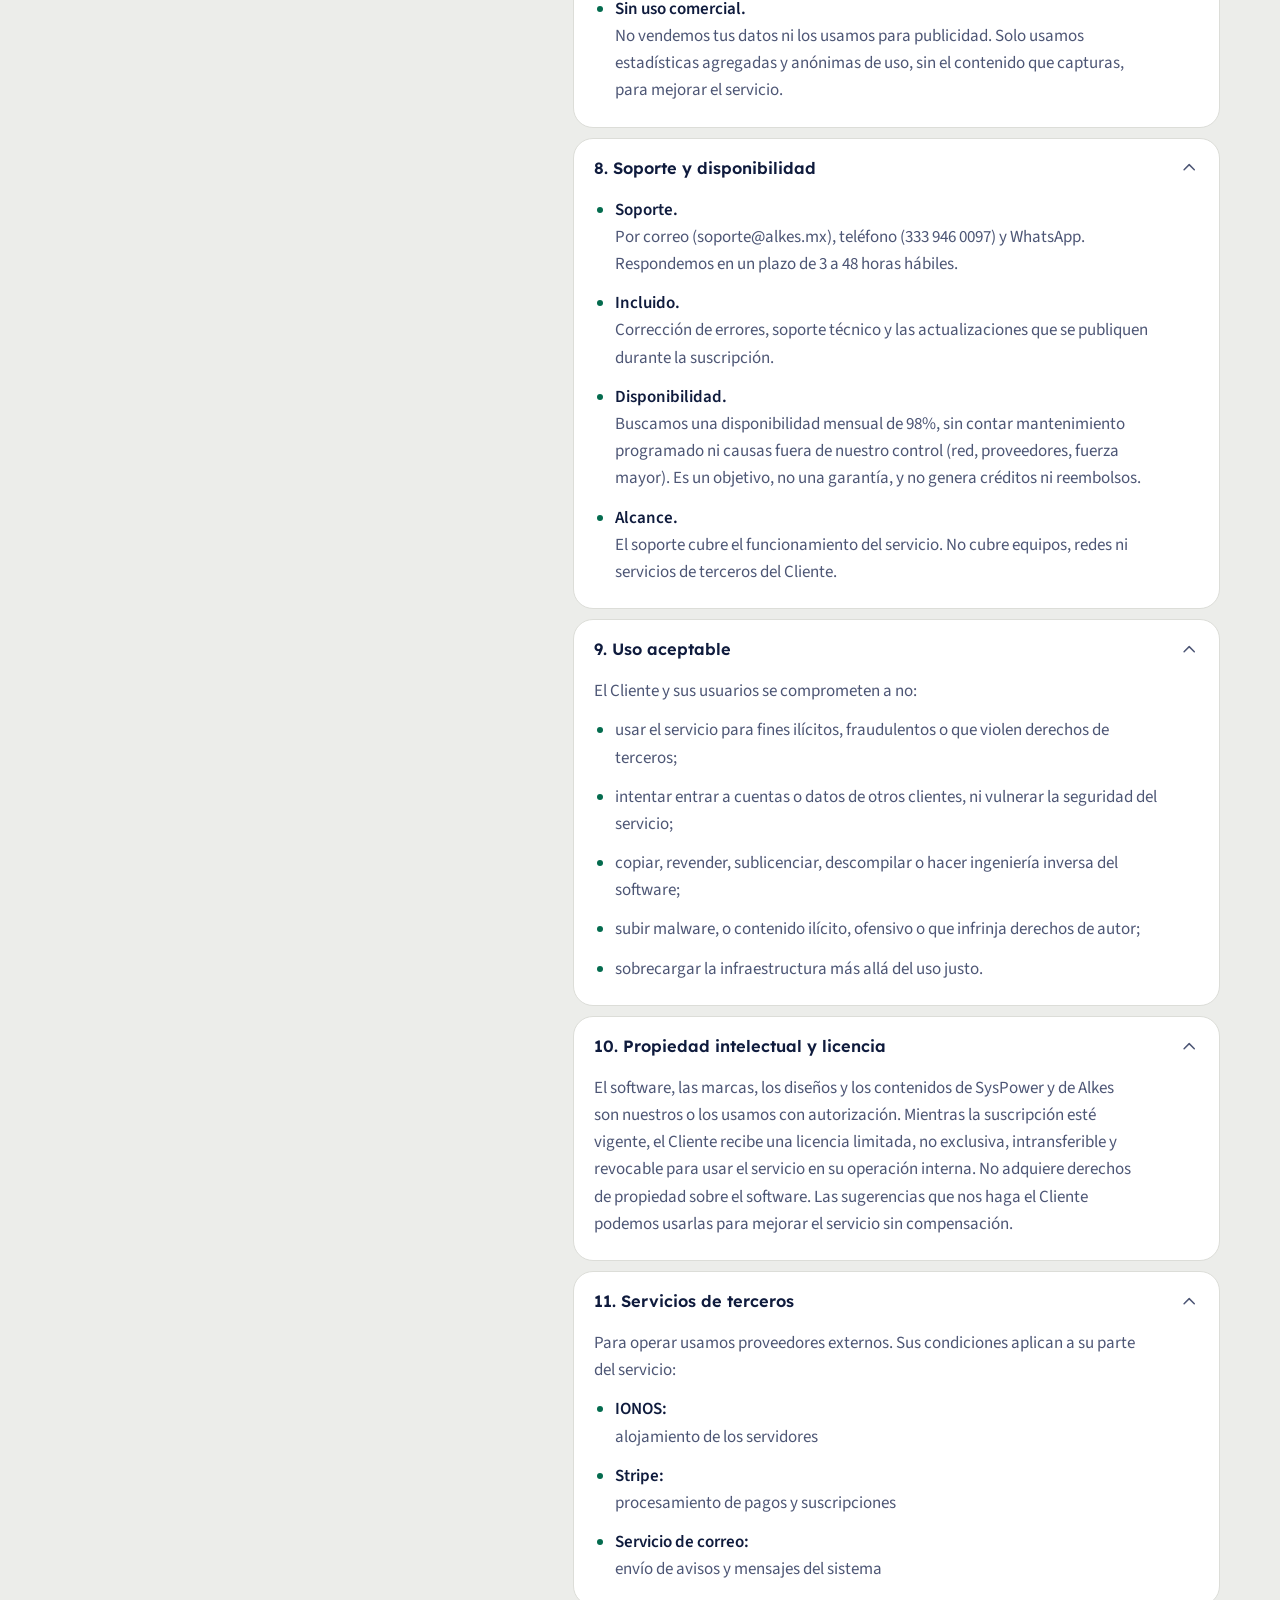
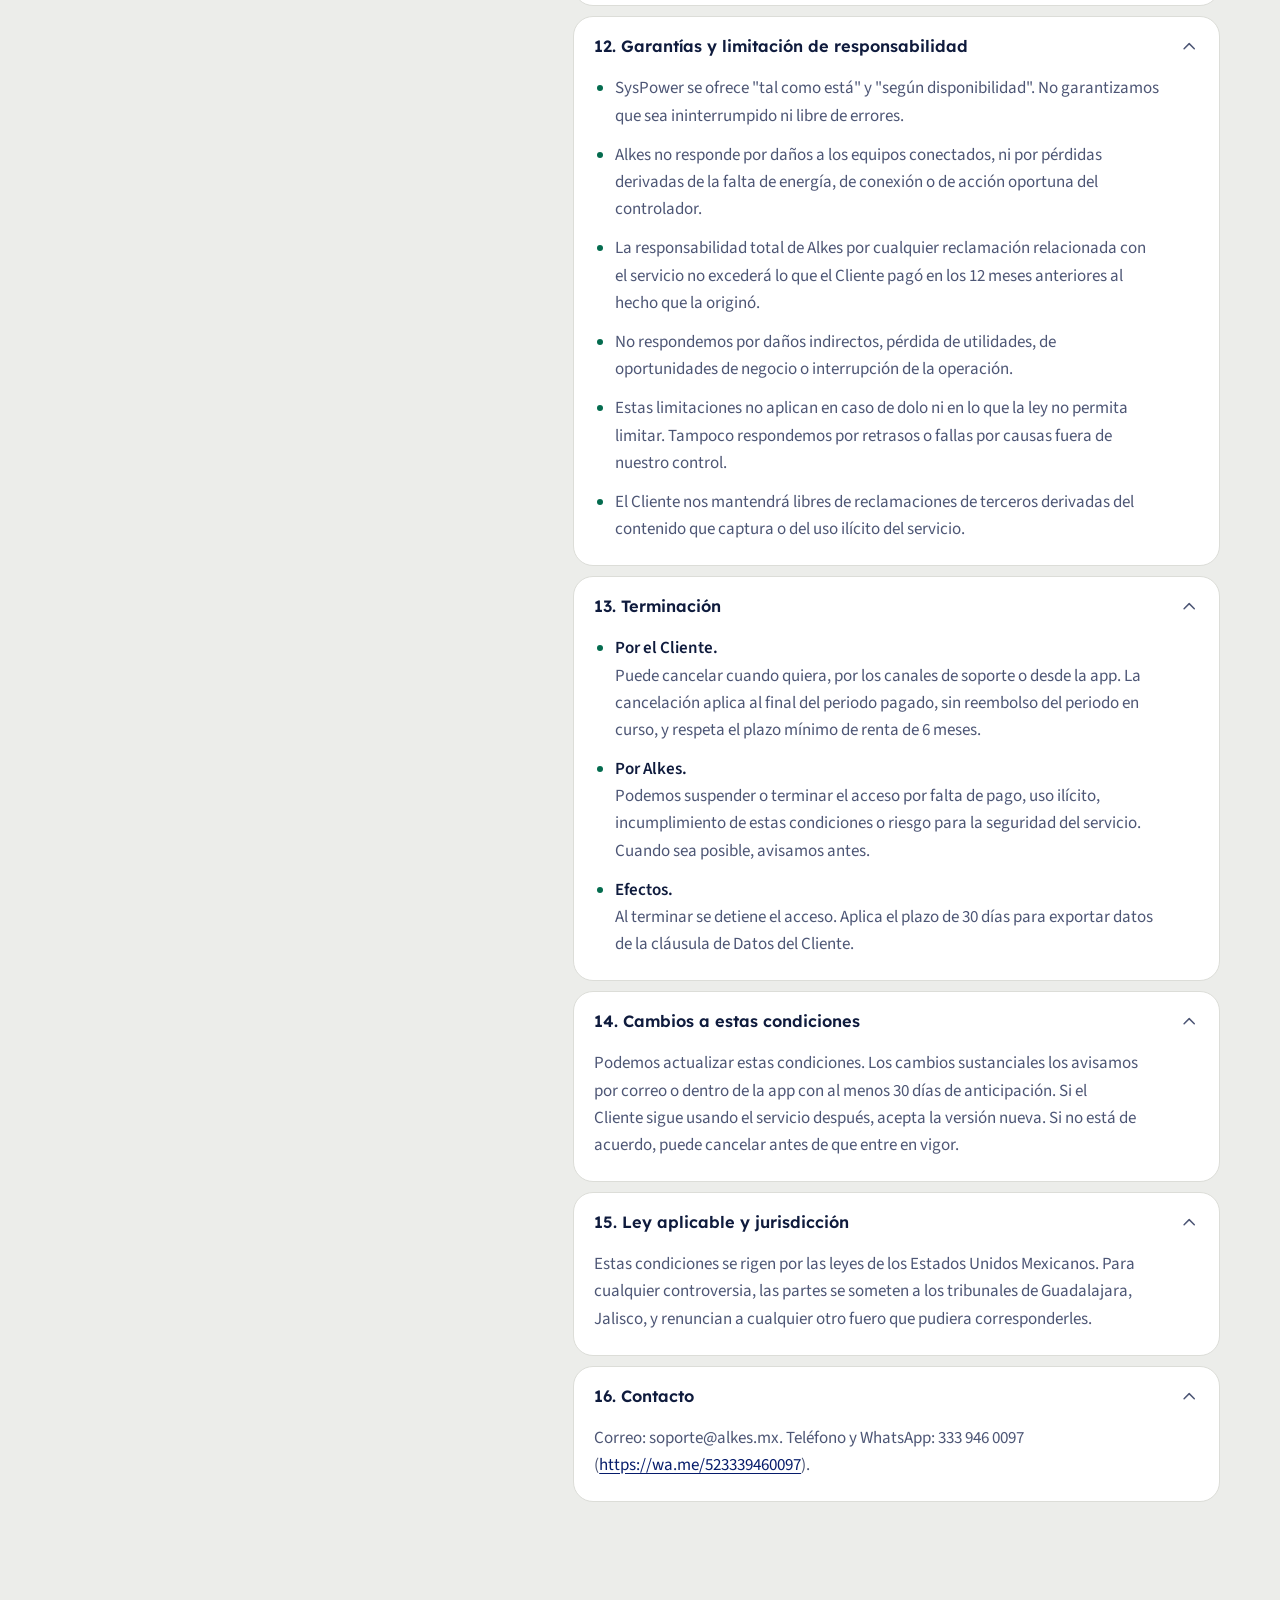
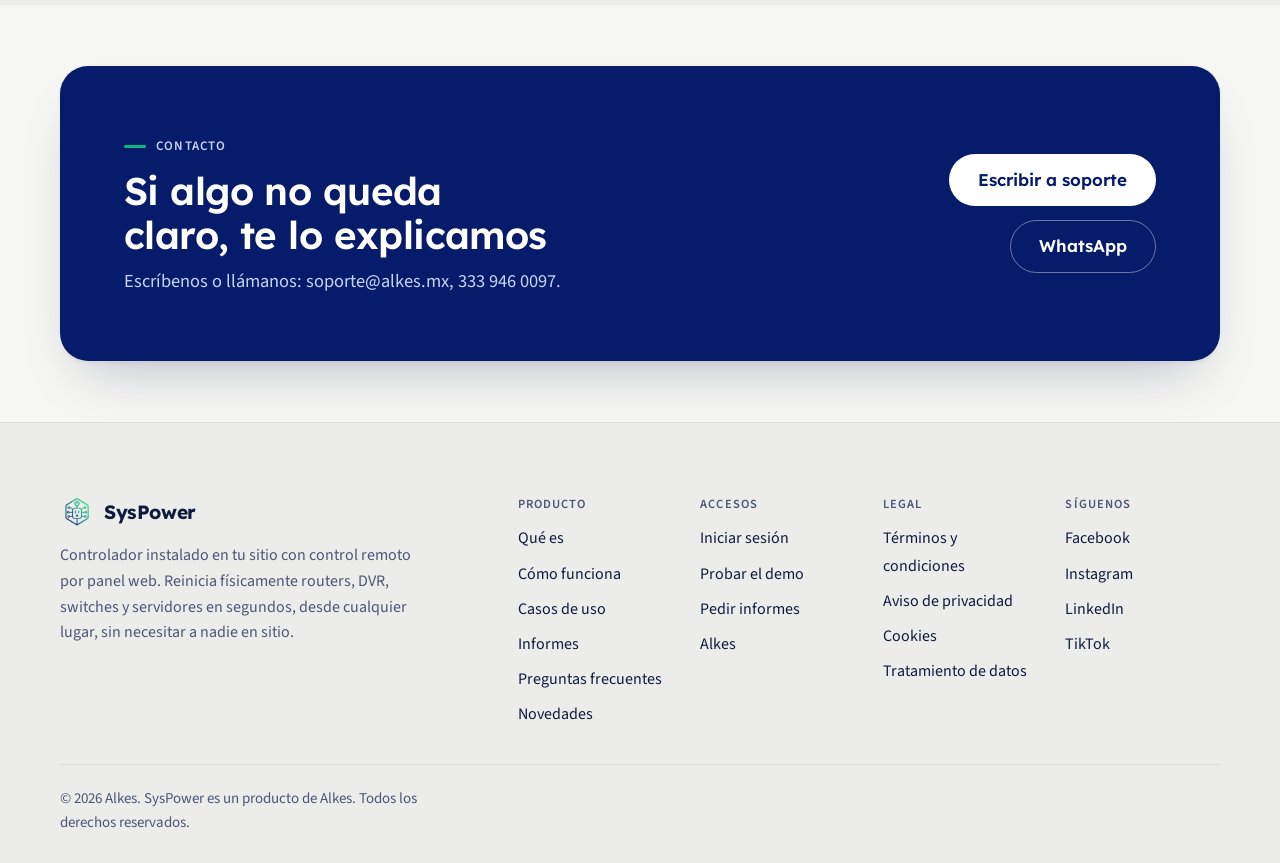
<file: terminos/index.html>
<!doctype html>
<html lang="es" class="no-js">
<head>
<meta charset="utf-8">
<meta name="viewport" content="width=device-width, initial-scale=1, viewport-fit=cover">
<title>Términos y condiciones de SysPower | SysPower</title>
<meta name="description" content="Términos y condiciones de uso, pago y uso justo de SysPower, un servicio de Alkes.">
<meta name="author" content="Alkes">
<meta name="theme-color" content="#061c6b">
<link rel="canonical" href="https://syspower.alkes.mx/terminos/">
<link rel="icon" href="/assets/img/favicon.ico" type="image/x-icon">
<link rel="apple-touch-icon" href="/assets/img/apple-touch-icon.png">
<link rel="preload" href="/assets/fonts/lexend-latin.woff2" as="font" type="font/woff2" crossorigin>
<link rel="preload" href="/assets/fonts/source-sans-3-latin.woff2" as="font" type="font/woff2" crossorigin>
<link rel="stylesheet" href="/assets/css/syspower.css">
<link rel="stylesheet" href="/assets/css/legal.css">
<script>
(function () {
    var r = document.documentElement;
    r.className = r.className.replace('no-js', 'js');
    try {
        var t = localStorage.getItem('tema');
        if (t === 'dark' || t === 'light') { r.setAttribute('data-theme', t); }
    } catch (e) {}
})();
</script>
</head>
<body>
<a class="skip" href="#main">Saltar al contenido</a>
<header class="nav" id="nav">
    <div class="container nav__in">
        <a class="brand" href="/#inicio"><img class="logo logo--claro" src="/assets/img/logo.png" alt="" width="34" height="34"><img class="logo logo--oscuro" src="/assets/img/logo-blanco.png" alt="" width="34" height="34"><span>SysPower</span></a>
        <a class="brand__by" href="https://alkes.mx">por <strong>Alkes</strong></a>
        <nav class="nav__links" aria-label="Secciones">
            <a class="nav__link" href="/#producto">Producto</a>
            <a class="nav__link" href="/#capacidades">Cómo funciona</a>
            <a class="nav__link" href="/#casos">Casos</a>
            <a class="nav__link" href="/#informes">Informes</a>
            <a class="nav__link" href="/#preguntas">Preguntas</a>
            <a class="nav__link" href="/#novedades">Novedades</a>
            <a class="nav__link" href="/#contacto">Contacto</a>
        </nav>
        <div class="nav__actions">
            <button class="theme-toggle" type="button" data-theme-toggle aria-label="Cambiar tema"><svg class="i-moon" viewBox="0 0 24 24" fill="none" stroke="currentColor" stroke-width="1.75" stroke-linecap="round" stroke-linejoin="round" aria-hidden="true" focusable="false"><path d="M21 12.8A9 9 0 1 1 11.2 3a7 7 0 0 0 9.8 9.8Z"/></svg><svg class="i-sun" viewBox="0 0 24 24" fill="none" stroke="currentColor" stroke-width="1.75" stroke-linecap="round" stroke-linejoin="round" aria-hidden="true" focusable="false"><circle cx="12" cy="12" r="4"/><path d="M12 2v2M12 20v2M4.9 4.9l1.4 1.4M17.7 17.7l1.4 1.4M2 12h2M20 12h2M4.9 19.1l1.4-1.4M17.7 6.3l1.4-1.4"/></svg><span class="theme-toggle__label"></span></button>            <a class="btn btn--line btn--sm" href="https://app.syspower.alkes.mx">Iniciar sesión</a>
            <a class="btn btn--primary btn--sm" href="/#informes">Pedir informes</a>
        </div>
        <button class="nav__burger" type="button" id="navToggle" aria-expanded="false" aria-controls="navPanel" aria-label="Abrir menú">
            <svg class="i-menu" viewBox="0 0 24 24" fill="none" stroke="currentColor" stroke-width="1.75" stroke-linecap="round" stroke-linejoin="round" aria-hidden="true" focusable="false"><path d="M4 7h16M4 12h16M4 17h16"/></svg><svg class="i-close" viewBox="0 0 24 24" fill="none" stroke="currentColor" stroke-width="1.75" stroke-linecap="round" stroke-linejoin="round" aria-hidden="true" focusable="false"><path d="M18 6 6 18M6 6l12 12"/></svg>        </button>
    </div>
    <div class="nav__panel container" id="navPanel">
        <a class="nav__link" href="/#producto">Producto</a>
        <a class="nav__link" href="/#capacidades">Cómo funciona</a>
        <a class="nav__link" href="/#casos">Casos de uso</a>
        <a class="nav__link" href="/#informes">Informes</a>
        <a class="nav__link" href="/#preguntas">Preguntas</a>
        <a class="nav__link" href="/#novedades">Novedades</a>
        <a class="nav__link" href="/#contacto">Contacto</a>
        <a class="nav__link" href="/#ecosistema">Ecosistema Alkes</a>
        <div class="nav__panel-actions">
            <button class="theme-toggle" type="button" data-theme-toggle aria-label="Cambiar tema"><svg class="i-moon" viewBox="0 0 24 24" fill="none" stroke="currentColor" stroke-width="1.75" stroke-linecap="round" stroke-linejoin="round" aria-hidden="true" focusable="false"><path d="M21 12.8A9 9 0 1 1 11.2 3a7 7 0 0 0 9.8 9.8Z"/></svg><svg class="i-sun" viewBox="0 0 24 24" fill="none" stroke="currentColor" stroke-width="1.75" stroke-linecap="round" stroke-linejoin="round" aria-hidden="true" focusable="false"><circle cx="12" cy="12" r="4"/><path d="M12 2v2M12 20v2M4.9 4.9l1.4 1.4M17.7 17.7l1.4 1.4M2 12h2M20 12h2M4.9 19.1l1.4-1.4M17.7 6.3l1.4-1.4"/></svg><span class="theme-toggle__label"></span></button>            <a class="btn btn--line" href="https://app.syspower.alkes.mx">Iniciar sesión</a>
            <a class="btn btn--primary" href="/#informes">Pedir informes</a>
        </div>
    </div>
</header>
<main id="main">
<section class="section section--tight">
    <div class="container">
        <header class="head" data-reveal>
            <p class="eyebrow">Legal</p>
            <h1>Términos y condiciones de SysPower</h1>
            <p class="lede">SysPower es un servicio de Alkes. Última actualización: 15 de octubre de 2026</p>
            
            <div class="row legal__row">
                <a class="btn btn--line" href="/privacidad/">Aviso de privacidad</a>
                <a class="link" href="/cookies/">Aviso de cookies<svg viewBox="0 0 24 24" fill="none" stroke="currentColor" stroke-width="1.75" stroke-linecap="round" stroke-linejoin="round" aria-hidden="true" focusable="false"><path d="M5 12h14M13 6l6 6-6 6"/></svg></a>
            </div>
        </header>
    </div>
</section>
<section class="section section--sunken">
    <div class="container">
        <div class="faq">
            <div class="faq__intro" data-reveal>
                <p class="eyebrow">Contenido</p>
                <h2>16 apartados</h2>
                <p class="muted">Puedes cerrar los que no necesites. Si tienes una duda, escribe a <a href="mailto:soporte@alkes.mx">soporte@alkes.mx</a>.</p>
            </div>
            <div class="faq__list" data-reveal>
                <details class="disc" open>
                    <summary class="disc__sum"><span class="disc__t">1. Quién contrata y aceptación</span><svg class="disc__chev" viewBox="0 0 24 24" fill="none" stroke="currentColor" stroke-width="1.75" stroke-linecap="round" stroke-linejoin="round" aria-hidden="true" focusable="false"><path d="m6 9 6 6 6-6"/></svg></summary>
                    <div class="disc__body"><p>Estas condiciones regulan el uso de SysPower (<a href="https://syspower.alkes.mx">https://syspower.alkes.mx</a>) entre Alkes, software y soluciones TI, con domicilio en Guadalajara, Jalisco, México, y la persona física con actividad empresarial o la persona moral que lo contrata (el <strong>Cliente</strong>). SysPower es para uso empresarial o profesional, no para consumo personal.</p>
<p>Al crear una cuenta, contratar o usar el servicio, el Cliente y las personas que lo usan aceptan estas condiciones, el <a href="/privacidad/">Aviso de privacidad</a> y el <a href="/encargo-de-datos/">Acuerdo de tratamiento de datos</a>. Quien acepta a nombre de una organización declara tener facultades para hacerlo.</p></div>
                </details>
                <details class="disc" open>
                    <summary class="disc__sum"><span class="disc__t">2. El servicio</span><svg class="disc__chev" viewBox="0 0 24 24" fill="none" stroke="currentColor" stroke-width="1.75" stroke-linecap="round" stroke-linejoin="round" aria-hidden="true" focusable="false"><path d="m6 9 6 6 6-6"/></svg></summary>
                    <div class="disc__body"><p>SysPower es un sistema de energía remota para sitios de red: un controlador instalado en el sitio, con 5 puertos de relé, enciende, apaga o reinicia los equipos conectados a cada puerto desde un panel en línea, y registra cada acción. El controlador se renta con el servicio.</p>
<p><strong>Incluye:</strong></p>
<ul><li>Controlador en renta, con 5 puertos, sin anticipo.</li><li>Panel en línea con estado de cada controlador, control por puerto e historial.</li><li>Usuarios con roles, avisos, soporte y actualizaciones.</li></ul>
<p>Se usa desde el navegador. No hay nada que instalar en servidores propios.</p></div>
                </details>
                <details class="disc" open>
                    <summary class="disc__sum"><span class="disc__t">3. Cuentas, usuarios y cupo</span><svg class="disc__chev" viewBox="0 0 24 24" fill="none" stroke="currentColor" stroke-width="1.75" stroke-linecap="round" stroke-linejoin="round" aria-hidden="true" focusable="false"><path d="m6 9 6 6 6-6"/></svg></summary>
                    <div class="disc__body"><ul><li><strong>Usuario</strong> es la persona con una cuenta activa en SysPower. Los usuarios del panel que incluye cada controlador son los de la cotización o el contrato.</li><li>Cada cuenta es personal e intransferible. No se comparten contraseñas ni NIP.</li><li>El administrador del Cliente da de alta y de baja a los usuarios, asigna roles y permisos, y responde por su equipo y por lo que se captura en sus cuentas.</li><li>El Cliente contrata uno o más <strong>controladores</strong>. Los usuarios del panel se dan de alta y de baja sin costo adicional dentro del límite que diga la cotización o el contrato.</li><li>Quien administra la cuenta debe avisarnos de inmediato si sospecha un acceso no autorizado.</li></ul></div>
                </details>
                <details class="disc" open>
                    <summary class="disc__sum"><span class="disc__t">4. Precio y pago</span><svg class="disc__chev" viewBox="0 0 24 24" fill="none" stroke="currentColor" stroke-width="1.75" stroke-linecap="round" stroke-linejoin="round" aria-hidden="true" focusable="false"><path d="m6 9 6 6 6-6"/></svg></summary>
                    <div class="disc__body"><p><strong>Precio.</strong> SysPower no tiene planes ni precios publicados. El precio, el número de controladores y el plazo se acuerdan por escrito en una cotización o contrato, que prevalece sobre estas condiciones. Los precios de la cotización incluyen el IVA, salvo que ella indique otra cosa.</p>
<ul><li><strong>Periodo y renovación.</strong> Son los de la cotización o contrato. Si se paga con tarjeta, el cobro se renueva solo con el medio de pago registrado en Stripe hasta que el Cliente cancele.</li><li><strong>Cambios de precio.</strong> Los avisamos con al menos 30 días y aplican desde la siguiente renovación. Si el Cliente no está de acuerdo, puede cancelar antes.</li><li><strong>Falta de pago.</strong> Se reintenta el cobro. Tras 5 días de gracia se suspende el acceso. Si el pago no se regulariza, el servicio puede cancelarse, se solicita la devolución del controlador y los datos pueden eliminarse con un aviso previo de 15 días.</li><li><strong>Reembolsos.</strong> Una vez habilitado el acceso y comenzado el periodo, no hay reembolsos. La única excepción es una falla crítica y generalizada del servicio que no se resuelva en 9 días.</li><li><strong>Facturación.</strong> El Cliente pide su factura (CFDI) escribiendo a facturacion@alkes.mx con sus datos fiscales y el comprobante de pago, y Alkes la emite. Los pagos con tarjeta se procesan con Stripe; Alkes no guarda los datos completos de tu tarjeta.</li></ul></div>
                </details>
                <details class="disc" open>
                    <summary class="disc__sum"><span class="disc__t">5. Uso justo</span><svg class="disc__chev" viewBox="0 0 24 24" fill="none" stroke="currentColor" stroke-width="1.75" stroke-linecap="round" stroke-linejoin="round" aria-hidden="true" focusable="false"><path d="m6 9 6 6 6-6"/></svg></summary>
                    <div class="disc__body"><p>Todo el servicio está incluido en el precio pactado, sin módulos de pago. Para que siga siendo sostenible para todos, se aplica este uso justo:</p>
<ul><li><strong>Registros y documentos:</strong> sin tope fijo.</li><li><strong>Controladores:</strong> el uso previsto es el de un sitio de red normal. Frecuencias de consulta u operaciones muy por encima de lo previsto podrán ajustarse.</li><li><strong>Envío de documentos por correo:</strong> las fichas de controlador que el Cliente envía desde el sistema salen por el servicio de correo de Alkes, que es compartido entre todos los clientes. Para proteger que los correos de todos lleguen a su destino, ese servicio tiene un uso justo: el sistema limita la rapidez de los envíos, avisa cuándo se puede volver a enviar y no puede usarse para envíos masivos, publicidad ni correo no solicitado. Si el Cliente necesita enviar sin esa limitación, o desde su propio dominio, puede configurar el servidor de correo de su empresa en Configuración; con él no aplica este uso justo.</li><li><strong>Automatizaciones masivas:</strong> no está permitido generar registros o consultas de forma masiva o automática que degraden el servicio para otros clientes. Podemos limitar la velocidad de importaciones y operaciones masivas.</li><li><strong>Qué pasa al rebasarlo:</strong> avisamos al llegar al 80%. No cortamos el servicio por rebasar un límite. Si el uso sigue por encima de lo razonable, conversamos contigo y, cuando aplique, ofrecemos un paquete adicional con precio publicado.</li></ul></div>
                </details>
                <details class="disc" open>
                    <summary class="disc__sum"><span class="disc__t">6. Condiciones particulares de SysPower</span><svg class="disc__chev" viewBox="0 0 24 24" fill="none" stroke="currentColor" stroke-width="1.75" stroke-linecap="round" stroke-linejoin="round" aria-hidden="true" focusable="false"><path d="m6 9 6 6 6-6"/></svg></summary>
                    <div class="disc__body"><p><strong>Renta del controlador.</strong> El controlador es propiedad de Alkes y se entrega en renta. El Cliente lo usa solo en el sitio acordado, no lo abre ni lo modifica, y lo cuida con diligencia. La renta tiene un plazo mínimo de 6 meses; si el Cliente cancela antes, paga las mensualidades que falten hasta completarlos. Al terminar, Alkes recoge el controlador sin costo en la zona metropolitana de Guadalajara; fuera de ella lo envía el Cliente. Si el controlador se pierde o se daña por mal uso, el Cliente paga el costo de reposición vigente, que Alkes le informa.</p>
<p><strong>Garantía de hardware.</strong> Mientras dure la renta, Alkes repara o reemplaza sin costo el controlador que falle por defecto. No cubre daños por mal uso, golpes, líquidos, sobrecargas, instalación eléctrica del Cliente ni fenómenos eléctricos externos. El reemplazo se hace lo antes posible, sin un plazo fijo.</p>
<p><strong>Instalación y conectividad.</strong> La instalación eléctrica y la conexión a internet del sitio son del Cliente. Para recibir las órdenes del panel, el controlador necesita conexión a internet. SysPower no garantiza el control remoto sin conexión.</p>
<p><strong>Reinicio tras un corte de luz.</strong> Si se va la luz, el controlador se reinicia solo cuando la energía regresa.</p>
<p><strong>Qué no es.</strong> SysPower no es un dispositivo de seguridad, protección eléctrica, respaldo de energía ni equipo para sistemas críticos de vida o seguridad. No sustituye un regulador o un UPS. El Cliente es responsable de que la carga conectada a cada puerto respete las especificaciones del controlador.</p></div>
                </details>
                <details class="disc" open>
                    <summary class="disc__sum"><span class="disc__t">7. Datos del Cliente</span><svg class="disc__chev" viewBox="0 0 24 24" fill="none" stroke="currentColor" stroke-width="1.75" stroke-linecap="round" stroke-linejoin="round" aria-hidden="true" focusable="false"><path d="m6 9 6 6 6-6"/></svg></summary>
                    <div class="disc__body"><ul><li><strong>Son del Cliente.</strong> La información que el Cliente captura en el servicio le pertenece. Alkes la trata solo para prestar el servicio y actúa como encargado, según el Acuerdo de tratamiento de datos.</li><li><strong>Exportación.</strong> El Cliente puede exportar su información en cualquier momento que lo desee, desde reportes hasta tablas de datos.</li><li><strong>Respaldos.</strong> Hacemos una copia de seguridad cada día de la base de datos y de los archivos, y conservamos una sola: la más reciente. No es posible recuperar información anterior a esa copia. Por eso el Cliente es el responsable final de conservar la información crítica de su operación, por ejemplo con exportaciones periódicas.</li><li><strong>Al terminar.</strong> Después de la cancelación el Cliente tiene 30 días para exportar su información. Pasado ese plazo la eliminamos; las copias de respaldo salen de circulación según su ciclo de rotación.</li><li><strong>Datos de terceros.</strong> El Cliente debe contar con la base legal y el aviso de privacidad necesarios para los datos personales de sus propios empleados, clientes o proveedores que capture en el servicio.</li><li><strong>Sin uso comercial.</strong> No vendemos tus datos ni los usamos para publicidad. Solo usamos estadísticas agregadas y anónimas de uso, sin el contenido que capturas, para mejorar el servicio.</li></ul></div>
                </details>
                <details class="disc" open>
                    <summary class="disc__sum"><span class="disc__t">8. Soporte y disponibilidad</span><svg class="disc__chev" viewBox="0 0 24 24" fill="none" stroke="currentColor" stroke-width="1.75" stroke-linecap="round" stroke-linejoin="round" aria-hidden="true" focusable="false"><path d="m6 9 6 6 6-6"/></svg></summary>
                    <div class="disc__body"><ul><li><strong>Soporte.</strong> Por correo (soporte@alkes.mx), teléfono (333 946 0097) y WhatsApp. Respondemos en un plazo de 3 a 48 horas hábiles.</li><li><strong>Incluido.</strong> Corrección de errores, soporte técnico y las actualizaciones que se publiquen durante la suscripción.</li><li><strong>Disponibilidad.</strong> Buscamos una disponibilidad mensual de 98%, sin contar mantenimiento programado ni causas fuera de nuestro control (red, proveedores, fuerza mayor). Es un objetivo, no una garantía, y no genera créditos ni reembolsos.</li><li><strong>Alcance.</strong> El soporte cubre el funcionamiento del servicio. No cubre equipos, redes ni servicios de terceros del Cliente.</li></ul></div>
                </details>
                <details class="disc" open>
                    <summary class="disc__sum"><span class="disc__t">9. Uso aceptable</span><svg class="disc__chev" viewBox="0 0 24 24" fill="none" stroke="currentColor" stroke-width="1.75" stroke-linecap="round" stroke-linejoin="round" aria-hidden="true" focusable="false"><path d="m6 9 6 6 6-6"/></svg></summary>
                    <div class="disc__body"><p>El Cliente y sus usuarios se comprometen a no:</p>
<ul><li>usar el servicio para fines ilícitos, fraudulentos o que violen derechos de terceros;</li><li>intentar entrar a cuentas o datos de otros clientes, ni vulnerar la seguridad del servicio;</li><li>copiar, revender, sublicenciar, descompilar o hacer ingeniería inversa del software;</li><li>subir malware, o contenido ilícito, ofensivo o que infrinja derechos de autor;</li><li>sobrecargar la infraestructura más allá del uso justo.</li></ul></div>
                </details>
                <details class="disc" open>
                    <summary class="disc__sum"><span class="disc__t">10. Propiedad intelectual y licencia</span><svg class="disc__chev" viewBox="0 0 24 24" fill="none" stroke="currentColor" stroke-width="1.75" stroke-linecap="round" stroke-linejoin="round" aria-hidden="true" focusable="false"><path d="m6 9 6 6 6-6"/></svg></summary>
                    <div class="disc__body"><p>El software, las marcas, los diseños y los contenidos de SysPower y de Alkes son nuestros o los usamos con autorización. Mientras la suscripción esté vigente, el Cliente recibe una licencia limitada, no exclusiva, intransferible y revocable para usar el servicio en su operación interna. No adquiere derechos de propiedad sobre el software. Las sugerencias que nos haga el Cliente podemos usarlas para mejorar el servicio sin compensación.</p></div>
                </details>
                <details class="disc" open>
                    <summary class="disc__sum"><span class="disc__t">11. Servicios de terceros</span><svg class="disc__chev" viewBox="0 0 24 24" fill="none" stroke="currentColor" stroke-width="1.75" stroke-linecap="round" stroke-linejoin="round" aria-hidden="true" focusable="false"><path d="m6 9 6 6 6-6"/></svg></summary>
                    <div class="disc__body"><p>Para operar usamos proveedores externos. Sus condiciones aplican a su parte del servicio:</p>
<ul><li><strong>IONOS:</strong> alojamiento de los servidores</li><li><strong>Stripe:</strong> procesamiento de pagos y suscripciones</li><li><strong>Servicio de correo:</strong> envío de avisos y mensajes del sistema</li></ul></div>
                </details>
                <details class="disc" open>
                    <summary class="disc__sum"><span class="disc__t">12. Garantías y limitación de responsabilidad</span><svg class="disc__chev" viewBox="0 0 24 24" fill="none" stroke="currentColor" stroke-width="1.75" stroke-linecap="round" stroke-linejoin="round" aria-hidden="true" focusable="false"><path d="m6 9 6 6 6-6"/></svg></summary>
                    <div class="disc__body"><ul><li>SysPower se ofrece "tal como está" y "según disponibilidad". No garantizamos que sea ininterrumpido ni libre de errores.</li><li>Alkes no responde por daños a los equipos conectados, ni por pérdidas derivadas de la falta de energía, de conexión o de acción oportuna del controlador.</li><li>La responsabilidad total de Alkes por cualquier reclamación relacionada con el servicio no excederá lo que el Cliente pagó en los 12 meses anteriores al hecho que la originó.</li><li>No respondemos por daños indirectos, pérdida de utilidades, de oportunidades de negocio o interrupción de la operación.</li><li>Estas limitaciones no aplican en caso de dolo ni en lo que la ley no permita limitar. Tampoco respondemos por retrasos o fallas por causas fuera de nuestro control.</li><li>El Cliente nos mantendrá libres de reclamaciones de terceros derivadas del contenido que captura o del uso ilícito del servicio.</li></ul></div>
                </details>
                <details class="disc" open>
                    <summary class="disc__sum"><span class="disc__t">13. Terminación</span><svg class="disc__chev" viewBox="0 0 24 24" fill="none" stroke="currentColor" stroke-width="1.75" stroke-linecap="round" stroke-linejoin="round" aria-hidden="true" focusable="false"><path d="m6 9 6 6 6-6"/></svg></summary>
                    <div class="disc__body"><ul><li><strong>Por el Cliente.</strong> Puede cancelar cuando quiera, por los canales de soporte o desde la app. La cancelación aplica al final del periodo pagado, sin reembolso del periodo en curso, y respeta el plazo mínimo de renta de 6 meses.</li><li><strong>Por Alkes.</strong> Podemos suspender o terminar el acceso por falta de pago, uso ilícito, incumplimiento de estas condiciones o riesgo para la seguridad del servicio. Cuando sea posible, avisamos antes.</li><li><strong>Efectos.</strong> Al terminar se detiene el acceso. Aplica el plazo de 30 días para exportar datos de la cláusula de Datos del Cliente.</li></ul></div>
                </details>
                <details class="disc" open>
                    <summary class="disc__sum"><span class="disc__t">14. Cambios a estas condiciones</span><svg class="disc__chev" viewBox="0 0 24 24" fill="none" stroke="currentColor" stroke-width="1.75" stroke-linecap="round" stroke-linejoin="round" aria-hidden="true" focusable="false"><path d="m6 9 6 6 6-6"/></svg></summary>
                    <div class="disc__body"><p>Podemos actualizar estas condiciones. Los cambios sustanciales los avisamos por correo o dentro de la app con al menos 30 días de anticipación. Si el Cliente sigue usando el servicio después, acepta la versión nueva. Si no está de acuerdo, puede cancelar antes de que entre en vigor.</p></div>
                </details>
                <details class="disc" open>
                    <summary class="disc__sum"><span class="disc__t">15. Ley aplicable y jurisdicción</span><svg class="disc__chev" viewBox="0 0 24 24" fill="none" stroke="currentColor" stroke-width="1.75" stroke-linecap="round" stroke-linejoin="round" aria-hidden="true" focusable="false"><path d="m6 9 6 6 6-6"/></svg></summary>
                    <div class="disc__body"><p>Estas condiciones se rigen por las leyes de los Estados Unidos Mexicanos. Para cualquier controversia, las partes se someten a los tribunales de Guadalajara, Jalisco, y renuncian a cualquier otro fuero que pudiera corresponderles.</p></div>
                </details>
                <details class="disc" open>
                    <summary class="disc__sum"><span class="disc__t">16. Contacto</span><svg class="disc__chev" viewBox="0 0 24 24" fill="none" stroke="currentColor" stroke-width="1.75" stroke-linecap="round" stroke-linejoin="round" aria-hidden="true" focusable="false"><path d="m6 9 6 6 6-6"/></svg></summary>
                    <div class="disc__body"><p>Correo: soporte@alkes.mx. Teléfono y WhatsApp: 333 946 0097 (<a href="https://wa.me/523339460097">https://wa.me/523339460097</a>).</p></div>
                </details>
            </div>
        </div>
    </div>
</section>
<section class="section section--tight">
    <div class="container">
        <div class="cta" data-reveal>
            <div>
                <p class="eyebrow">Contacto</p>
                <h2>Si algo no queda claro, te lo explicamos</h2>
                <p class="lede">Escríbenos o llámanos: soporte@alkes.mx, 333 946 0097.</p>
            </div>
            <div class="cta__act">
                <a class="btn btn--cta btn--lg" href="mailto:soporte@alkes.mx">Escribir a soporte</a>
                <a class="btn btn--line btn--lg" href="https://wa.me/523339460097">WhatsApp</a>
            </div>
        </div>
    </div>
</section>
</main>
<footer class="footer">
    <div class="container footer__top">
        <div class="footer__brand">
            <span class="brand"><img class="logo logo--claro" src="/assets/img/logo.png" alt="" width="34" height="34"><img class="logo logo--oscuro" src="/assets/img/logo-blanco.png" alt="" width="34" height="34"><span>SysPower</span></span>
            <p>Controlador instalado en tu sitio con control remoto por panel web. Reinicia físicamente routers, DVR, switches y servidores en segundos, desde cualquier lugar, sin necesitar a nadie en sitio.</p>
        </div>
        <div class="footer__cols">
            <div class="footer__col">
                <h2 class="footer__h">Producto</h2>
                <ul>
                    <li><a href="/#producto">Qué es</a></li>
                    <li><a href="/#capacidades">Cómo funciona</a></li>
                    <li><a href="/#casos">Casos de uso</a></li>
                    <li><a href="/#informes">Informes</a></li>
                    <li><a href="/#preguntas">Preguntas frecuentes</a></li>
                    <li><a href="/#novedades">Novedades</a></li>
                </ul>
            </div>
            <div class="footer__col">
                <h2 class="footer__h">Accesos</h2>
                <ul>
                    <li><a href="https://app.syspower.alkes.mx">Iniciar sesión</a></li>
                    <li><a href="https://app.syspower.alkes.mx" data-open-demo>Probar el demo</a></li>
                    <li><a href="mailto:soporte@alkes.mx?subject=Informes%20de%20SysPower">Pedir informes</a></li>
                    <li><a href="https://alkes.mx">Alkes</a></li>
                </ul>
            </div>
            <div class="footer__col">
                <h2 class="footer__h">Legal</h2>
                <ul>
                    <li><a href="/terminos/">Términos y condiciones</a></li>
                    <li><a href="/privacidad/">Aviso de privacidad</a></li>
                    <li><a href="/cookies/">Cookies</a></li>
                    <li><a href="/encargo-de-datos/">Tratamiento de datos</a></li>
                </ul>
            </div>
            <div class="footer__col">
                <h2 class="footer__h">Síguenos</h2>
                <ul>
                                        <li><a href="https://www.facebook.com/alkes.mx" target="_blank" rel="noopener">Facebook</a></li>
                                        <li><a href="https://www.instagram.com/alkes.mx" target="_blank" rel="noopener">Instagram</a></li>
                                        <li><a href="https://www.linkedin.com/company/alkes-mx" target="_blank" rel="noopener">LinkedIn</a></li>
                                        <li><a href="https://www.tiktok.com/@alkes.mx" target="_blank" rel="noopener">TikTok</a></li>
                                    </ul>
            </div>
        </div>
    </div>
    <div class="container">
        <div class="footer__bot">
            <p>© 2026 Alkes. SysPower es un producto de Alkes. Todos los derechos reservados.</p>
        </div>
    </div>
</footer>
<script src="/assets/js/syspower.js" defer></script>
</body>
</html>
</file>
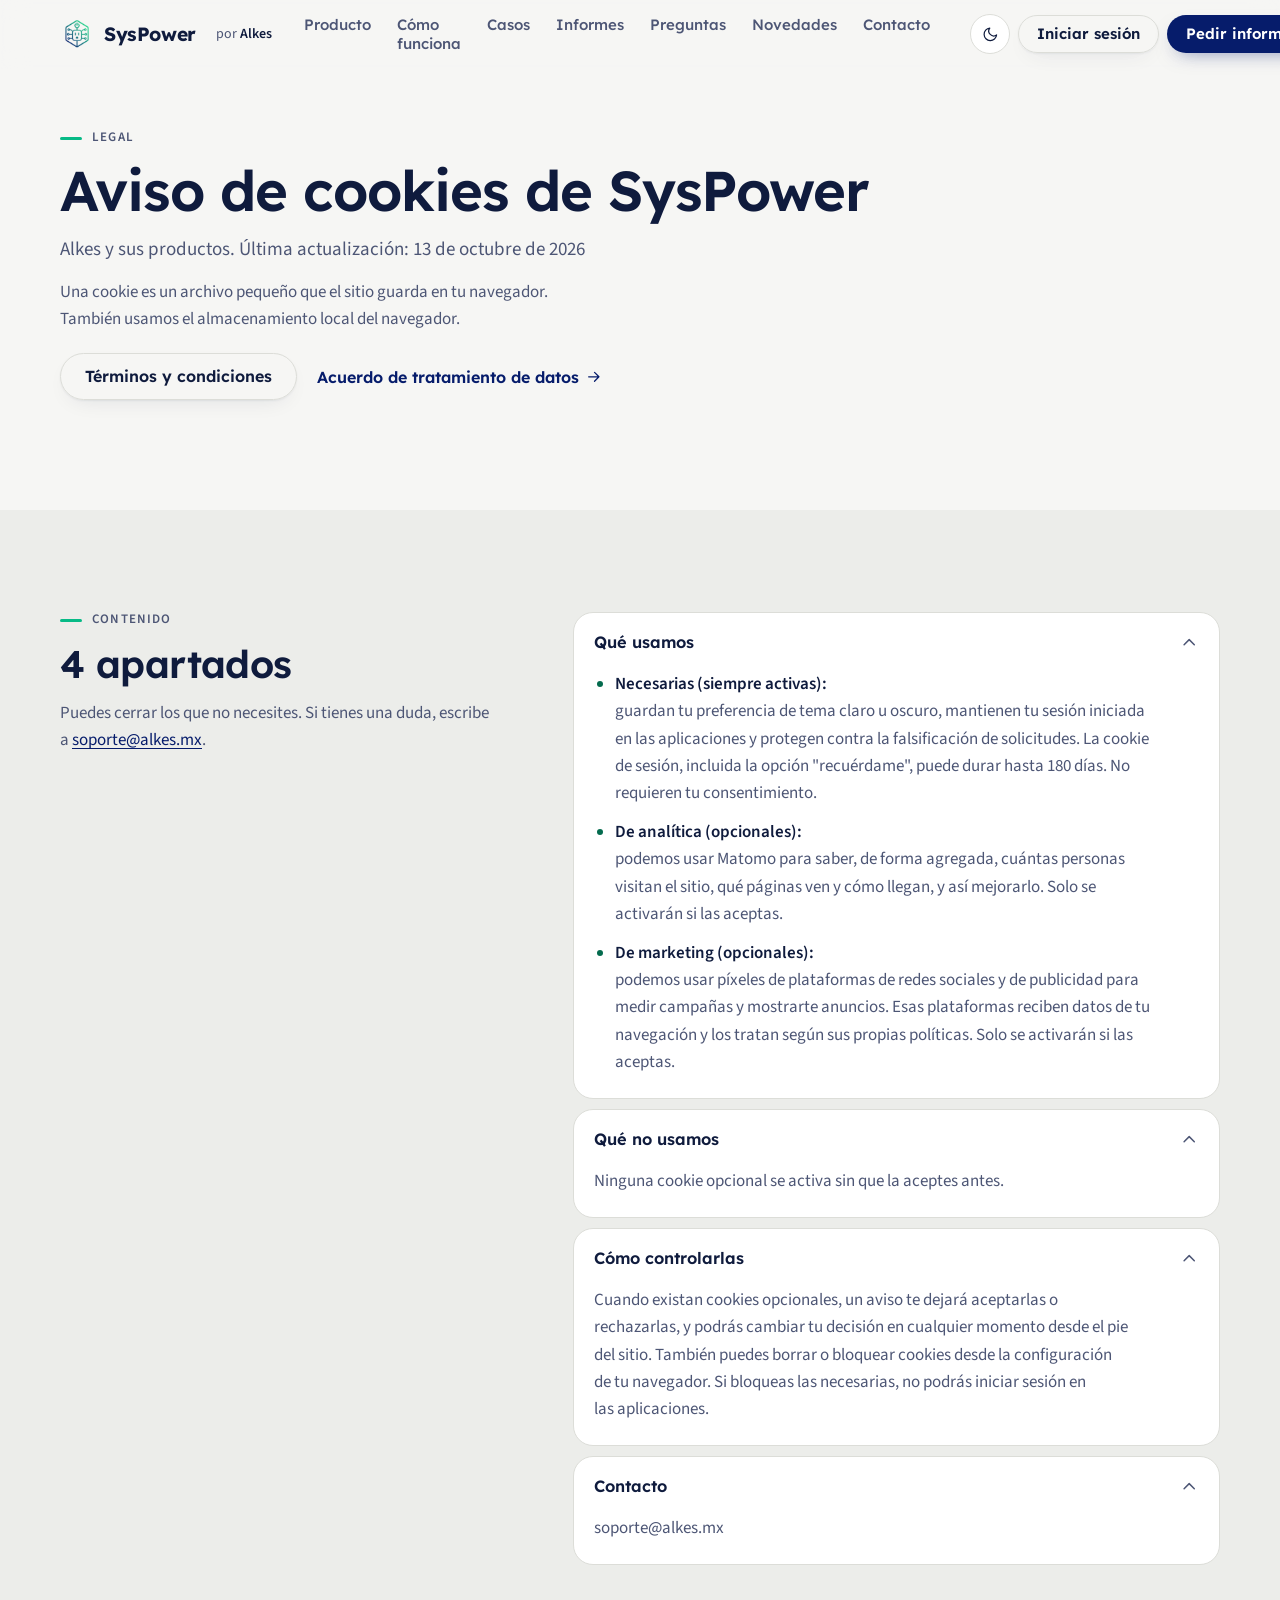
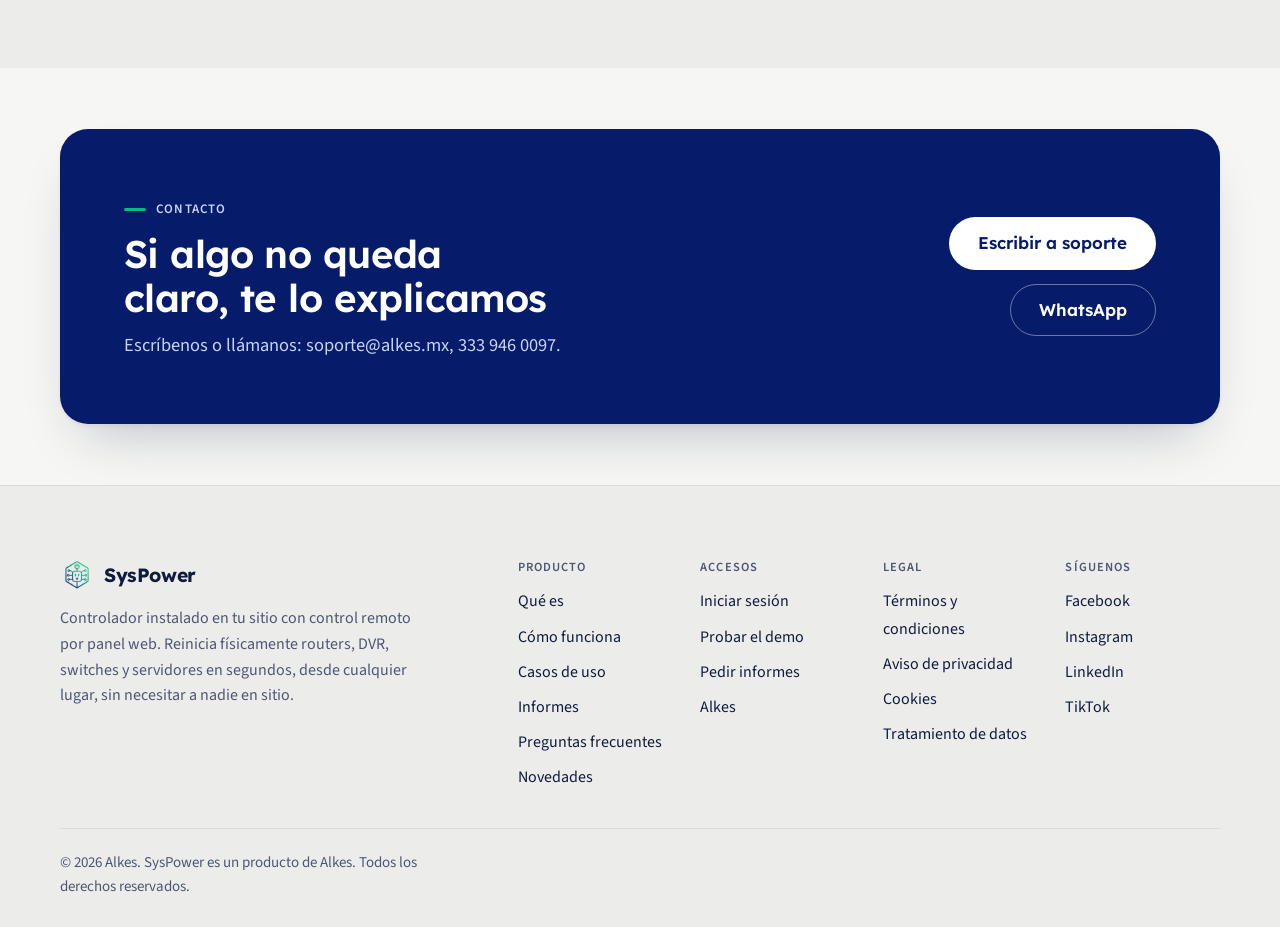
<file: cookies.html>
<!doctype html>
<html lang="es" class="no-js">
<head>
<meta charset="utf-8">
<meta name="viewport" content="width=device-width, initial-scale=1, viewport-fit=cover">
<title>Aviso de cookies de SysPower | SysPower</title>
<meta name="description" content="Qué cookies usa SysPower, para qué y cómo controlarlas.">
<meta name="author" content="Alkes">
<meta name="theme-color" content="#061c6b">
<link rel="canonical" href="https://syspower.alkes.mx/cookies.html">
<link rel="icon" href="/assets/img/favicon.ico" type="image/x-icon">
<link rel="apple-touch-icon" href="/assets/img/apple-touch-icon.png">
<link rel="preload" href="/assets/fonts/lexend-latin.woff2" as="font" type="font/woff2" crossorigin>
<link rel="preload" href="/assets/fonts/source-sans-3-latin.woff2" as="font" type="font/woff2" crossorigin>
<link rel="stylesheet" href="/assets/css/syspower.css">
<link rel="stylesheet" href="/assets/css/legal.css">
<script>
(function () {
    var r = document.documentElement;
    r.className = r.className.replace('no-js', 'js');
    try {
        var t = localStorage.getItem('tema');
        if (t === 'dark' || t === 'light') { r.setAttribute('data-theme', t); }
    } catch (e) {}
})();
</script>
</head>
<body>
<a class="skip" href="#main">Saltar al contenido</a>
<header class="nav" id="nav">
    <div class="container nav__in">
        <a class="brand" href="/#inicio"><img class="logo logo--claro" src="/assets/img/logo.png" alt="" width="34" height="34"><img class="logo logo--oscuro" src="/assets/img/logo-blanco.png" alt="" width="34" height="34"><span>SysPower</span></a>
        <a class="brand__by" href="https://alkes.mx">por <strong>Alkes</strong></a>
        <nav class="nav__links" aria-label="Secciones">
            <a class="nav__link" href="/#producto">Producto</a>
            <a class="nav__link" href="/#capacidades">Cómo funciona</a>
            <a class="nav__link" href="/#casos">Casos</a>
            <a class="nav__link" href="/#informes">Informes</a>
            <a class="nav__link" href="/#preguntas">Preguntas</a>
            <a class="nav__link" href="/#novedades">Novedades</a>
            <a class="nav__link" href="/#contacto">Contacto</a>
        </nav>
        <div class="nav__actions">
            <button class="theme-toggle" type="button" data-theme-toggle aria-label="Cambiar tema"><svg class="i-moon" viewBox="0 0 24 24" fill="none" stroke="currentColor" stroke-width="1.75" stroke-linecap="round" stroke-linejoin="round" aria-hidden="true" focusable="false"><path d="M21 12.8A9 9 0 1 1 11.2 3a7 7 0 0 0 9.8 9.8Z"/></svg><svg class="i-sun" viewBox="0 0 24 24" fill="none" stroke="currentColor" stroke-width="1.75" stroke-linecap="round" stroke-linejoin="round" aria-hidden="true" focusable="false"><circle cx="12" cy="12" r="4"/><path d="M12 2v2M12 20v2M4.9 4.9l1.4 1.4M17.7 17.7l1.4 1.4M2 12h2M20 12h2M4.9 19.1l1.4-1.4M17.7 6.3l1.4-1.4"/></svg><span class="theme-toggle__label"></span></button>            <a class="btn btn--line btn--sm" href="https://app.syspower.alkes.mx">Iniciar sesión</a>
            <a class="btn btn--primary btn--sm" href="/#informes">Pedir informes</a>
        </div>
        <button class="nav__burger" type="button" id="navToggle" aria-expanded="false" aria-controls="navPanel" aria-label="Abrir menú">
            <svg class="i-menu" viewBox="0 0 24 24" fill="none" stroke="currentColor" stroke-width="1.75" stroke-linecap="round" stroke-linejoin="round" aria-hidden="true" focusable="false"><path d="M4 7h16M4 12h16M4 17h16"/></svg><svg class="i-close" viewBox="0 0 24 24" fill="none" stroke="currentColor" stroke-width="1.75" stroke-linecap="round" stroke-linejoin="round" aria-hidden="true" focusable="false"><path d="M18 6 6 18M6 6l12 12"/></svg>        </button>
    </div>
    <div class="nav__panel container" id="navPanel">
        <a class="nav__link" href="/#producto">Producto</a>
        <a class="nav__link" href="/#capacidades">Cómo funciona</a>
        <a class="nav__link" href="/#casos">Casos de uso</a>
        <a class="nav__link" href="/#informes">Informes</a>
        <a class="nav__link" href="/#preguntas">Preguntas</a>
        <a class="nav__link" href="/#novedades">Novedades</a>
        <a class="nav__link" href="/#contacto">Contacto</a>
        <a class="nav__link" href="/#ecosistema">Ecosistema Alkes</a>
        <div class="nav__panel-actions">
            <button class="theme-toggle" type="button" data-theme-toggle aria-label="Cambiar tema"><svg class="i-moon" viewBox="0 0 24 24" fill="none" stroke="currentColor" stroke-width="1.75" stroke-linecap="round" stroke-linejoin="round" aria-hidden="true" focusable="false"><path d="M21 12.8A9 9 0 1 1 11.2 3a7 7 0 0 0 9.8 9.8Z"/></svg><svg class="i-sun" viewBox="0 0 24 24" fill="none" stroke="currentColor" stroke-width="1.75" stroke-linecap="round" stroke-linejoin="round" aria-hidden="true" focusable="false"><circle cx="12" cy="12" r="4"/><path d="M12 2v2M12 20v2M4.9 4.9l1.4 1.4M17.7 17.7l1.4 1.4M2 12h2M20 12h2M4.9 19.1l1.4-1.4M17.7 6.3l1.4-1.4"/></svg><span class="theme-toggle__label"></span></button>            <a class="btn btn--line" href="https://app.syspower.alkes.mx">Iniciar sesión</a>
            <a class="btn btn--primary" href="/#informes">Pedir informes</a>
        </div>
    </div>
</header>
<main id="main">
<section class="section section--tight">
    <div class="container">
        <header class="head" data-reveal>
            <p class="eyebrow">Legal</p>
            <h1>Aviso de cookies de SysPower</h1>
            <p class="lede">Alkes y sus productos. Última actualización: 13 de octubre de 2026</p>
            <p class="muted">Una cookie es un archivo pequeño que el sitio guarda en tu navegador. También usamos el almacenamiento local del navegador.</p>
            <div class="row legal__row">
                <a class="btn btn--line" href="/terminos.html">Términos y condiciones</a>
                <a class="link" href="/encargo-de-datos.html">Acuerdo de tratamiento de datos<svg viewBox="0 0 24 24" fill="none" stroke="currentColor" stroke-width="1.75" stroke-linecap="round" stroke-linejoin="round" aria-hidden="true" focusable="false"><path d="M5 12h14M13 6l6 6-6 6"/></svg></a>
            </div>
        </header>
    </div>
</section>
<section class="section section--sunken">
    <div class="container">
        <div class="faq">
            <div class="faq__intro" data-reveal>
                <p class="eyebrow">Contenido</p>
                <h2>4 apartados</h2>
                <p class="muted">Puedes cerrar los que no necesites. Si tienes una duda, escribe a <a href="mailto:soporte@alkes.mx">soporte@alkes.mx</a>.</p>
            </div>
            <div class="faq__list" data-reveal>
                <details class="disc" open>
                    <summary class="disc__sum"><span class="disc__t">Qué usamos</span><svg class="disc__chev" viewBox="0 0 24 24" fill="none" stroke="currentColor" stroke-width="1.75" stroke-linecap="round" stroke-linejoin="round" aria-hidden="true" focusable="false"><path d="m6 9 6 6 6-6"/></svg></summary>
                    <div class="disc__body"><ul><li><strong>Necesarias (siempre activas):</strong> guardan tu preferencia de tema claro u oscuro, mantienen tu sesión iniciada en las aplicaciones y protegen contra la falsificación de solicitudes. La cookie de sesión, incluida la opción "recuérdame", puede durar hasta 180 días. No requieren tu consentimiento.</li><li><strong>De analítica (opcionales):</strong> podemos usar Matomo para saber, de forma agregada, cuántas personas visitan el sitio, qué páginas ven y cómo llegan, y así mejorarlo. Solo se activarán si las aceptas.</li><li><strong>De marketing (opcionales):</strong> podemos usar píxeles de plataformas de redes sociales y de publicidad para medir campañas y mostrarte anuncios. Esas plataformas reciben datos de tu navegación y los tratan según sus propias políticas. Solo se activarán si las aceptas.</li></ul></div>
                </details>
                <details class="disc" open>
                    <summary class="disc__sum"><span class="disc__t">Qué no usamos</span><svg class="disc__chev" viewBox="0 0 24 24" fill="none" stroke="currentColor" stroke-width="1.75" stroke-linecap="round" stroke-linejoin="round" aria-hidden="true" focusable="false"><path d="m6 9 6 6 6-6"/></svg></summary>
                    <div class="disc__body"><p>Ninguna cookie opcional se activa sin que la aceptes antes.</p></div>
                </details>
                <details class="disc" open>
                    <summary class="disc__sum"><span class="disc__t">Cómo controlarlas</span><svg class="disc__chev" viewBox="0 0 24 24" fill="none" stroke="currentColor" stroke-width="1.75" stroke-linecap="round" stroke-linejoin="round" aria-hidden="true" focusable="false"><path d="m6 9 6 6 6-6"/></svg></summary>
                    <div class="disc__body"><p>Cuando existan cookies opcionales, un aviso te dejará aceptarlas o rechazarlas, y podrás cambiar tu decisión en cualquier momento desde el pie del sitio. También puedes borrar o bloquear cookies desde la configuración de tu navegador. Si bloqueas las necesarias, no podrás iniciar sesión en las aplicaciones.</p></div>
                </details>
                <details class="disc" open>
                    <summary class="disc__sum"><span class="disc__t">Contacto</span><svg class="disc__chev" viewBox="0 0 24 24" fill="none" stroke="currentColor" stroke-width="1.75" stroke-linecap="round" stroke-linejoin="round" aria-hidden="true" focusable="false"><path d="m6 9 6 6 6-6"/></svg></summary>
                    <div class="disc__body"><p>soporte@alkes.mx</p></div>
                </details>
            </div>
        </div>
    </div>
</section>
<section class="section section--tight">
    <div class="container">
        <div class="cta" data-reveal>
            <div>
                <p class="eyebrow">Contacto</p>
                <h2>Si algo no queda claro, te lo explicamos</h2>
                <p class="lede">Escríbenos o llámanos: soporte@alkes.mx, 333 946 0097.</p>
            </div>
            <div class="cta__act">
                <a class="btn btn--cta btn--lg" href="mailto:soporte@alkes.mx">Escribir a soporte</a>
                <a class="btn btn--line btn--lg" href="https://wa.me/523339460097">WhatsApp</a>
            </div>
        </div>
    </div>
</section>
</main>
<footer class="footer">
    <div class="container footer__top">
        <div class="footer__brand">
            <span class="brand"><img class="logo logo--claro" src="/assets/img/logo.png" alt="" width="34" height="34"><img class="logo logo--oscuro" src="/assets/img/logo-blanco.png" alt="" width="34" height="34"><span>SysPower</span></span>
            <p>Controlador instalado en tu sitio con control remoto por panel web. Reinicia físicamente routers, DVR, switches y servidores en segundos, desde cualquier lugar, sin necesitar a nadie en sitio.</p>
        </div>
        <div class="footer__cols">
            <div class="footer__col">
                <h2 class="footer__h">Producto</h2>
                <ul>
                    <li><a href="/#producto">Qué es</a></li>
                    <li><a href="/#capacidades">Cómo funciona</a></li>
                    <li><a href="/#casos">Casos de uso</a></li>
                    <li><a href="/#informes">Informes</a></li>
                    <li><a href="/#preguntas">Preguntas frecuentes</a></li>
                    <li><a href="/#novedades">Novedades</a></li>
                </ul>
            </div>
            <div class="footer__col">
                <h2 class="footer__h">Accesos</h2>
                <ul>
                    <li><a href="https://app.syspower.alkes.mx">Iniciar sesión</a></li>
                    <li><a href="https://app.syspower.alkes.mx" data-open-demo>Probar el demo</a></li>
                    <li><a href="mailto:soporte@alkes.mx?subject=Informes%20de%20SysPower">Pedir informes</a></li>
                    <li><a href="https://alkes.mx">Alkes</a></li>
                </ul>
            </div>
            <div class="footer__col">
                <h2 class="footer__h">Legal</h2>
                <ul>
                    <li><a href="/terminos.html">Términos y condiciones</a></li>
                    <li><a href="/privacidad.html">Aviso de privacidad</a></li>
                    <li><a href="/cookies.html">Cookies</a></li>
                    <li><a href="/encargo-de-datos.html">Tratamiento de datos</a></li>
                </ul>
            </div>
            <div class="footer__col">
                <h2 class="footer__h">Síguenos</h2>
                <ul>
                                        <li><a href="https://www.facebook.com/alkes.mx" target="_blank" rel="noopener">Facebook</a></li>
                                        <li><a href="https://www.instagram.com/alkes.mx" target="_blank" rel="noopener">Instagram</a></li>
                                        <li><a href="https://www.linkedin.com/company/alkes-mx" target="_blank" rel="noopener">LinkedIn</a></li>
                                        <li><a href="https://www.tiktok.com/@alkes.mx" target="_blank" rel="noopener">TikTok</a></li>
                                    </ul>
            </div>
        </div>
    </div>
    <div class="container">
        <div class="footer__bot">
            <p>© 2026 Alkes. SysPower es un producto de Alkes. Todos los derechos reservados.</p>
        </div>
    </div>
</footer>
<script src="/assets/js/syspower.js" defer></script>
</body>
</html>
</file>
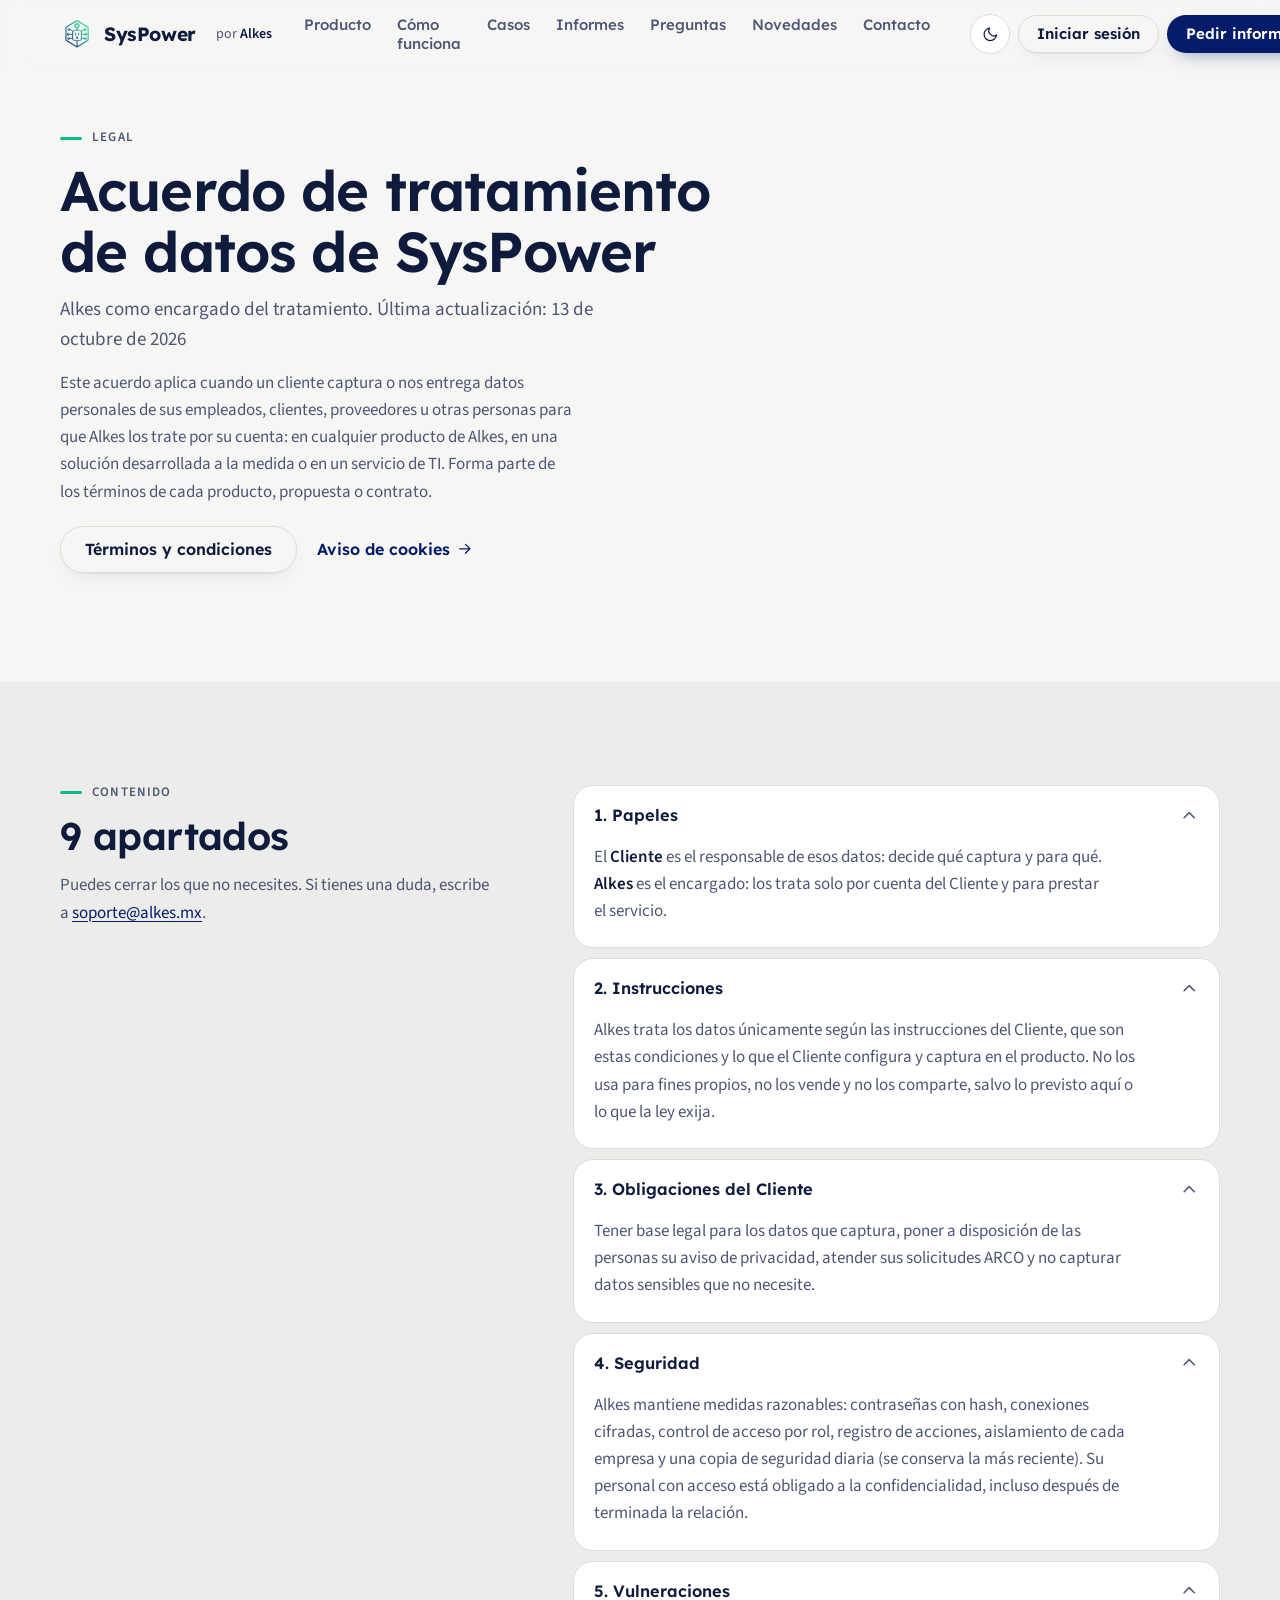
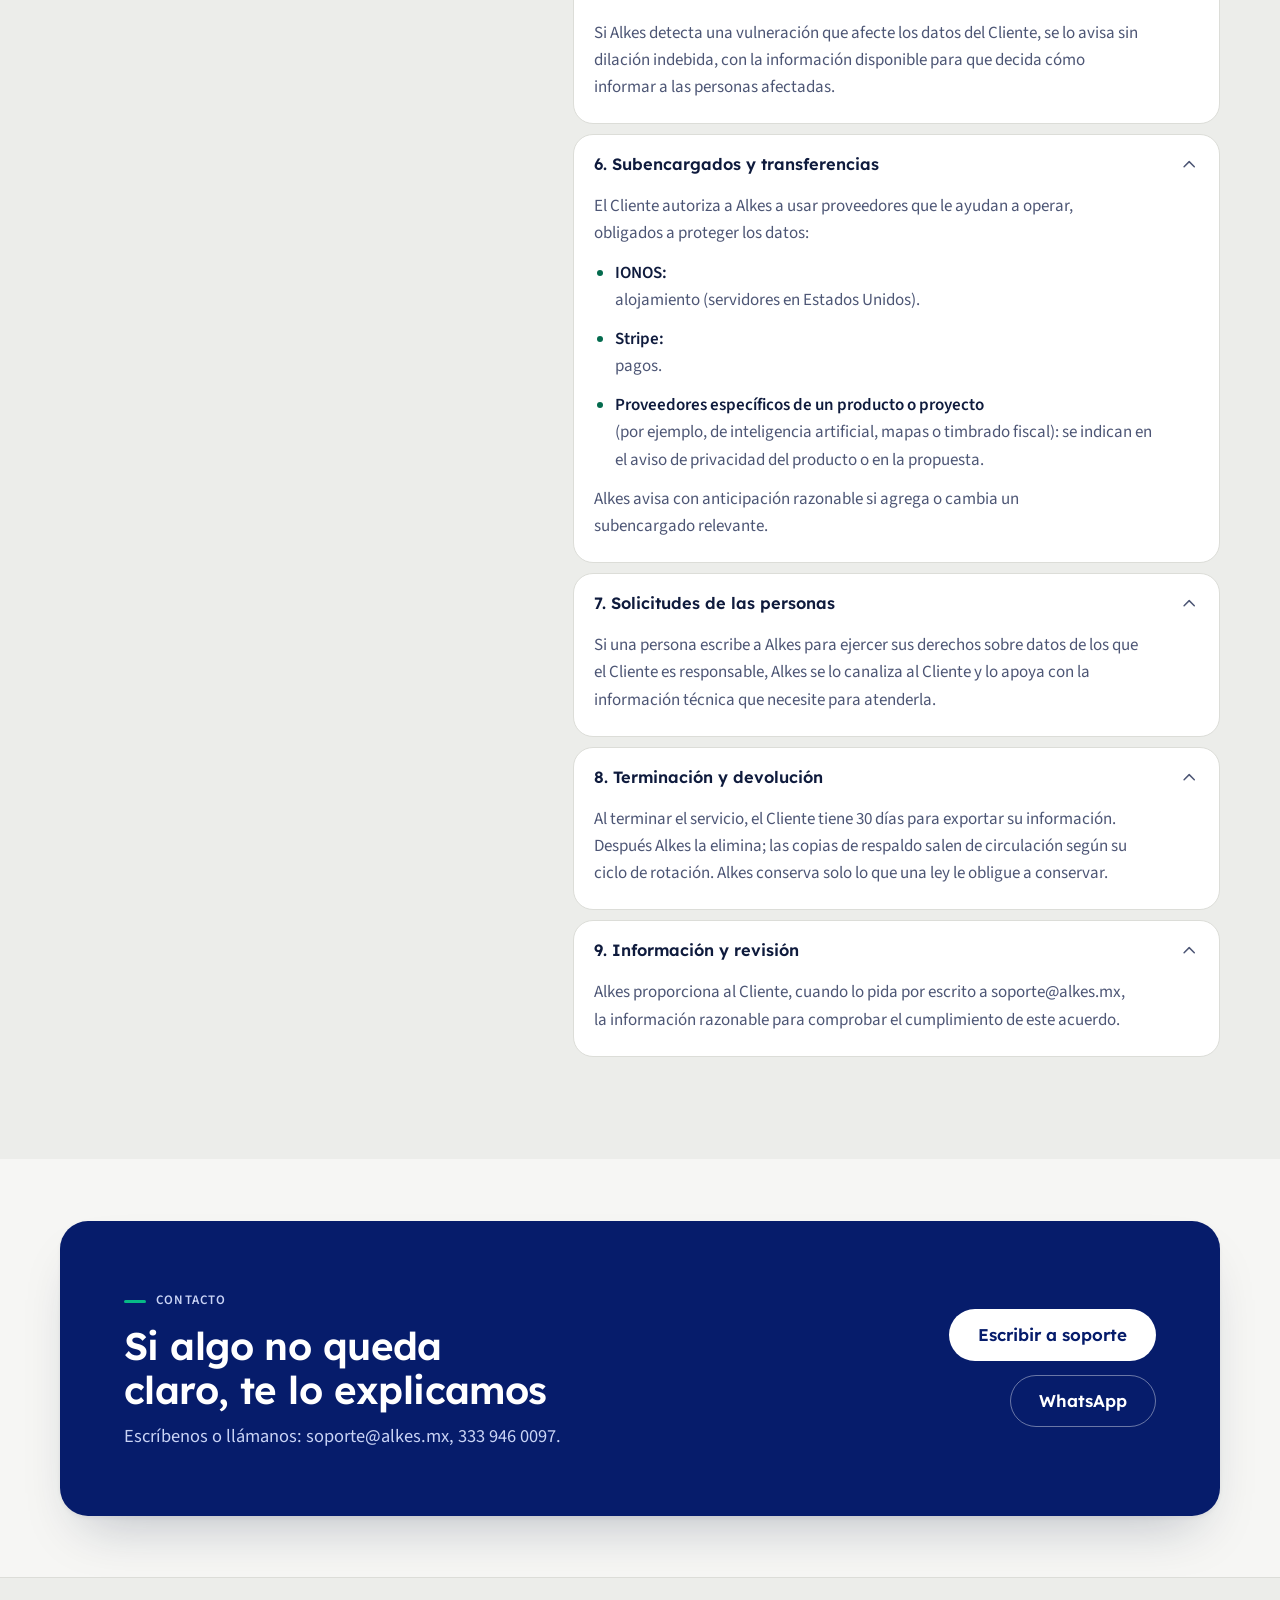
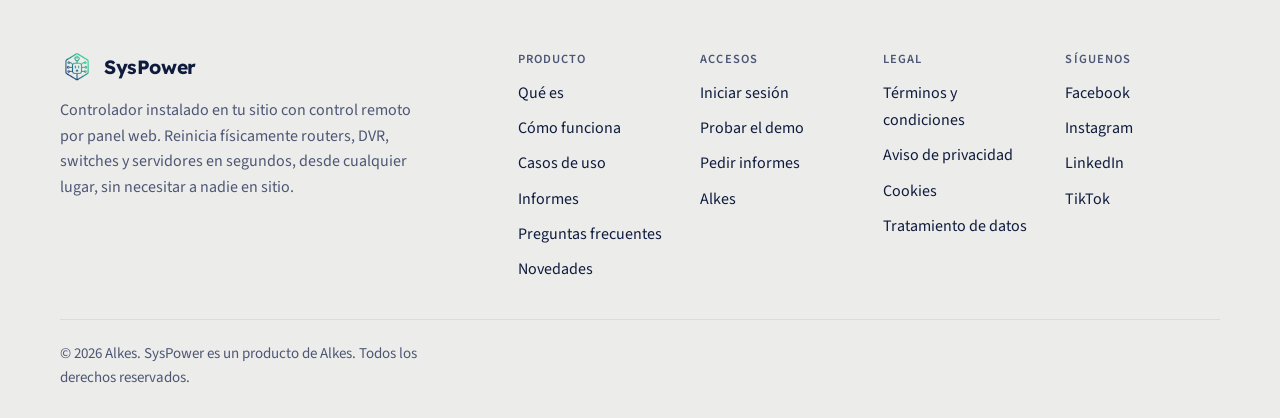
<file: encargo-de-datos.html>
<!doctype html>
<html lang="es" class="no-js">
<head>
<meta charset="utf-8">
<meta name="viewport" content="width=device-width, initial-scale=1, viewport-fit=cover">
<title>Acuerdo de tratamiento de datos de SysPower | SysPower</title>
<meta name="description" content="Acuerdo de tratamiento de datos personales de SysPower: Alkes como encargado.">
<meta name="author" content="Alkes">
<meta name="theme-color" content="#061c6b">
<link rel="canonical" href="https://syspower.alkes.mx/encargo-de-datos.html">
<link rel="icon" href="/assets/img/favicon.ico" type="image/x-icon">
<link rel="apple-touch-icon" href="/assets/img/apple-touch-icon.png">
<link rel="preload" href="/assets/fonts/lexend-latin.woff2" as="font" type="font/woff2" crossorigin>
<link rel="preload" href="/assets/fonts/source-sans-3-latin.woff2" as="font" type="font/woff2" crossorigin>
<link rel="stylesheet" href="/assets/css/syspower.css">
<link rel="stylesheet" href="/assets/css/legal.css">
<script>
(function () {
    var r = document.documentElement;
    r.className = r.className.replace('no-js', 'js');
    try {
        var t = localStorage.getItem('tema');
        if (t === 'dark' || t === 'light') { r.setAttribute('data-theme', t); }
    } catch (e) {}
})();
</script>
</head>
<body>
<a class="skip" href="#main">Saltar al contenido</a>
<header class="nav" id="nav">
    <div class="container nav__in">
        <a class="brand" href="/#inicio"><img class="logo logo--claro" src="/assets/img/logo.png" alt="" width="34" height="34"><img class="logo logo--oscuro" src="/assets/img/logo-blanco.png" alt="" width="34" height="34"><span>SysPower</span></a>
        <a class="brand__by" href="https://alkes.mx">por <strong>Alkes</strong></a>
        <nav class="nav__links" aria-label="Secciones">
            <a class="nav__link" href="/#producto">Producto</a>
            <a class="nav__link" href="/#capacidades">Cómo funciona</a>
            <a class="nav__link" href="/#casos">Casos</a>
            <a class="nav__link" href="/#informes">Informes</a>
            <a class="nav__link" href="/#preguntas">Preguntas</a>
            <a class="nav__link" href="/#novedades">Novedades</a>
            <a class="nav__link" href="/#contacto">Contacto</a>
        </nav>
        <div class="nav__actions">
            <button class="theme-toggle" type="button" data-theme-toggle aria-label="Cambiar tema"><svg class="i-moon" viewBox="0 0 24 24" fill="none" stroke="currentColor" stroke-width="1.75" stroke-linecap="round" stroke-linejoin="round" aria-hidden="true" focusable="false"><path d="M21 12.8A9 9 0 1 1 11.2 3a7 7 0 0 0 9.8 9.8Z"/></svg><svg class="i-sun" viewBox="0 0 24 24" fill="none" stroke="currentColor" stroke-width="1.75" stroke-linecap="round" stroke-linejoin="round" aria-hidden="true" focusable="false"><circle cx="12" cy="12" r="4"/><path d="M12 2v2M12 20v2M4.9 4.9l1.4 1.4M17.7 17.7l1.4 1.4M2 12h2M20 12h2M4.9 19.1l1.4-1.4M17.7 6.3l1.4-1.4"/></svg><span class="theme-toggle__label"></span></button>            <a class="btn btn--line btn--sm" href="https://app.syspower.alkes.mx">Iniciar sesión</a>
            <a class="btn btn--primary btn--sm" href="/#informes">Pedir informes</a>
        </div>
        <button class="nav__burger" type="button" id="navToggle" aria-expanded="false" aria-controls="navPanel" aria-label="Abrir menú">
            <svg class="i-menu" viewBox="0 0 24 24" fill="none" stroke="currentColor" stroke-width="1.75" stroke-linecap="round" stroke-linejoin="round" aria-hidden="true" focusable="false"><path d="M4 7h16M4 12h16M4 17h16"/></svg><svg class="i-close" viewBox="0 0 24 24" fill="none" stroke="currentColor" stroke-width="1.75" stroke-linecap="round" stroke-linejoin="round" aria-hidden="true" focusable="false"><path d="M18 6 6 18M6 6l12 12"/></svg>        </button>
    </div>
    <div class="nav__panel container" id="navPanel">
        <a class="nav__link" href="/#producto">Producto</a>
        <a class="nav__link" href="/#capacidades">Cómo funciona</a>
        <a class="nav__link" href="/#casos">Casos de uso</a>
        <a class="nav__link" href="/#informes">Informes</a>
        <a class="nav__link" href="/#preguntas">Preguntas</a>
        <a class="nav__link" href="/#novedades">Novedades</a>
        <a class="nav__link" href="/#contacto">Contacto</a>
        <a class="nav__link" href="/#ecosistema">Ecosistema Alkes</a>
        <div class="nav__panel-actions">
            <button class="theme-toggle" type="button" data-theme-toggle aria-label="Cambiar tema"><svg class="i-moon" viewBox="0 0 24 24" fill="none" stroke="currentColor" stroke-width="1.75" stroke-linecap="round" stroke-linejoin="round" aria-hidden="true" focusable="false"><path d="M21 12.8A9 9 0 1 1 11.2 3a7 7 0 0 0 9.8 9.8Z"/></svg><svg class="i-sun" viewBox="0 0 24 24" fill="none" stroke="currentColor" stroke-width="1.75" stroke-linecap="round" stroke-linejoin="round" aria-hidden="true" focusable="false"><circle cx="12" cy="12" r="4"/><path d="M12 2v2M12 20v2M4.9 4.9l1.4 1.4M17.7 17.7l1.4 1.4M2 12h2M20 12h2M4.9 19.1l1.4-1.4M17.7 6.3l1.4-1.4"/></svg><span class="theme-toggle__label"></span></button>            <a class="btn btn--line" href="https://app.syspower.alkes.mx">Iniciar sesión</a>
            <a class="btn btn--primary" href="/#informes">Pedir informes</a>
        </div>
    </div>
</header>
<main id="main">
<section class="section section--tight">
    <div class="container">
        <header class="head" data-reveal>
            <p class="eyebrow">Legal</p>
            <h1>Acuerdo de tratamiento de datos de SysPower</h1>
            <p class="lede">Alkes como encargado del tratamiento. Última actualización: 13 de octubre de 2026</p>
            <p class="muted">Este acuerdo aplica cuando un cliente captura o nos entrega datos personales de sus empleados, clientes, proveedores u otras personas para que Alkes los trate por su cuenta: en cualquier producto de Alkes, en una solución desarrollada a la medida o en un servicio de TI. Forma parte de los términos de cada producto, propuesta o contrato.</p>
            <div class="row legal__row">
                <a class="btn btn--line" href="/terminos.html">Términos y condiciones</a>
                <a class="link" href="/cookies.html">Aviso de cookies<svg viewBox="0 0 24 24" fill="none" stroke="currentColor" stroke-width="1.75" stroke-linecap="round" stroke-linejoin="round" aria-hidden="true" focusable="false"><path d="M5 12h14M13 6l6 6-6 6"/></svg></a>
            </div>
        </header>
    </div>
</section>
<section class="section section--sunken">
    <div class="container">
        <div class="faq">
            <div class="faq__intro" data-reveal>
                <p class="eyebrow">Contenido</p>
                <h2>9 apartados</h2>
                <p class="muted">Puedes cerrar los que no necesites. Si tienes una duda, escribe a <a href="mailto:soporte@alkes.mx">soporte@alkes.mx</a>.</p>
            </div>
            <div class="faq__list" data-reveal>
                <details class="disc" open>
                    <summary class="disc__sum"><span class="disc__t">1. Papeles</span><svg class="disc__chev" viewBox="0 0 24 24" fill="none" stroke="currentColor" stroke-width="1.75" stroke-linecap="round" stroke-linejoin="round" aria-hidden="true" focusable="false"><path d="m6 9 6 6 6-6"/></svg></summary>
                    <div class="disc__body"><p>El <strong>Cliente</strong> es el responsable de esos datos: decide qué captura y para qué. <strong>Alkes</strong> es el encargado: los trata solo por cuenta del Cliente y para prestar el servicio.</p></div>
                </details>
                <details class="disc" open>
                    <summary class="disc__sum"><span class="disc__t">2. Instrucciones</span><svg class="disc__chev" viewBox="0 0 24 24" fill="none" stroke="currentColor" stroke-width="1.75" stroke-linecap="round" stroke-linejoin="round" aria-hidden="true" focusable="false"><path d="m6 9 6 6 6-6"/></svg></summary>
                    <div class="disc__body"><p>Alkes trata los datos únicamente según las instrucciones del Cliente, que son estas condiciones y lo que el Cliente configura y captura en el producto. No los usa para fines propios, no los vende y no los comparte, salvo lo previsto aquí o lo que la ley exija.</p></div>
                </details>
                <details class="disc" open>
                    <summary class="disc__sum"><span class="disc__t">3. Obligaciones del Cliente</span><svg class="disc__chev" viewBox="0 0 24 24" fill="none" stroke="currentColor" stroke-width="1.75" stroke-linecap="round" stroke-linejoin="round" aria-hidden="true" focusable="false"><path d="m6 9 6 6 6-6"/></svg></summary>
                    <div class="disc__body"><p>Tener base legal para los datos que captura, poner a disposición de las personas su aviso de privacidad, atender sus solicitudes ARCO y no capturar datos sensibles que no necesite.</p></div>
                </details>
                <details class="disc" open>
                    <summary class="disc__sum"><span class="disc__t">4. Seguridad</span><svg class="disc__chev" viewBox="0 0 24 24" fill="none" stroke="currentColor" stroke-width="1.75" stroke-linecap="round" stroke-linejoin="round" aria-hidden="true" focusable="false"><path d="m6 9 6 6 6-6"/></svg></summary>
                    <div class="disc__body"><p>Alkes mantiene medidas razonables: contraseñas con hash, conexiones cifradas, control de acceso por rol, registro de acciones, aislamiento de cada empresa y una copia de seguridad diaria (se conserva la más reciente). Su personal con acceso está obligado a la confidencialidad, incluso después de terminada la relación.</p></div>
                </details>
                <details class="disc" open>
                    <summary class="disc__sum"><span class="disc__t">5. Vulneraciones</span><svg class="disc__chev" viewBox="0 0 24 24" fill="none" stroke="currentColor" stroke-width="1.75" stroke-linecap="round" stroke-linejoin="round" aria-hidden="true" focusable="false"><path d="m6 9 6 6 6-6"/></svg></summary>
                    <div class="disc__body"><p>Si Alkes detecta una vulneración que afecte los datos del Cliente, se lo avisa sin dilación indebida, con la información disponible para que decida cómo informar a las personas afectadas.</p></div>
                </details>
                <details class="disc" open>
                    <summary class="disc__sum"><span class="disc__t">6. Subencargados y transferencias</span><svg class="disc__chev" viewBox="0 0 24 24" fill="none" stroke="currentColor" stroke-width="1.75" stroke-linecap="round" stroke-linejoin="round" aria-hidden="true" focusable="false"><path d="m6 9 6 6 6-6"/></svg></summary>
                    <div class="disc__body"><p>El Cliente autoriza a Alkes a usar proveedores que le ayudan a operar, obligados a proteger los datos:</p>
<ul><li><strong>IONOS:</strong> alojamiento (servidores en Estados Unidos).</li><li><strong>Stripe:</strong> pagos.</li><li><strong>Proveedores específicos de un producto o proyecto</strong> (por ejemplo, de inteligencia artificial, mapas o timbrado fiscal): se indican en el aviso de privacidad del producto o en la propuesta.</li></ul>
<p>Alkes avisa con anticipación razonable si agrega o cambia un subencargado relevante.</p></div>
                </details>
                <details class="disc" open>
                    <summary class="disc__sum"><span class="disc__t">7. Solicitudes de las personas</span><svg class="disc__chev" viewBox="0 0 24 24" fill="none" stroke="currentColor" stroke-width="1.75" stroke-linecap="round" stroke-linejoin="round" aria-hidden="true" focusable="false"><path d="m6 9 6 6 6-6"/></svg></summary>
                    <div class="disc__body"><p>Si una persona escribe a Alkes para ejercer sus derechos sobre datos de los que el Cliente es responsable, Alkes se lo canaliza al Cliente y lo apoya con la información técnica que necesite para atenderla.</p></div>
                </details>
                <details class="disc" open>
                    <summary class="disc__sum"><span class="disc__t">8. Terminación y devolución</span><svg class="disc__chev" viewBox="0 0 24 24" fill="none" stroke="currentColor" stroke-width="1.75" stroke-linecap="round" stroke-linejoin="round" aria-hidden="true" focusable="false"><path d="m6 9 6 6 6-6"/></svg></summary>
                    <div class="disc__body"><p>Al terminar el servicio, el Cliente tiene 30 días para exportar su información. Después Alkes la elimina; las copias de respaldo salen de circulación según su ciclo de rotación. Alkes conserva solo lo que una ley le obligue a conservar.</p></div>
                </details>
                <details class="disc" open>
                    <summary class="disc__sum"><span class="disc__t">9. Información y revisión</span><svg class="disc__chev" viewBox="0 0 24 24" fill="none" stroke="currentColor" stroke-width="1.75" stroke-linecap="round" stroke-linejoin="round" aria-hidden="true" focusable="false"><path d="m6 9 6 6 6-6"/></svg></summary>
                    <div class="disc__body"><p>Alkes proporciona al Cliente, cuando lo pida por escrito a soporte@alkes.mx, la información razonable para comprobar el cumplimiento de este acuerdo.</p></div>
                </details>
            </div>
        </div>
    </div>
</section>
<section class="section section--tight">
    <div class="container">
        <div class="cta" data-reveal>
            <div>
                <p class="eyebrow">Contacto</p>
                <h2>Si algo no queda claro, te lo explicamos</h2>
                <p class="lede">Escríbenos o llámanos: soporte@alkes.mx, 333 946 0097.</p>
            </div>
            <div class="cta__act">
                <a class="btn btn--cta btn--lg" href="mailto:soporte@alkes.mx">Escribir a soporte</a>
                <a class="btn btn--line btn--lg" href="https://wa.me/523339460097">WhatsApp</a>
            </div>
        </div>
    </div>
</section>
</main>
<footer class="footer">
    <div class="container footer__top">
        <div class="footer__brand">
            <span class="brand"><img class="logo logo--claro" src="/assets/img/logo.png" alt="" width="34" height="34"><img class="logo logo--oscuro" src="/assets/img/logo-blanco.png" alt="" width="34" height="34"><span>SysPower</span></span>
            <p>Controlador instalado en tu sitio con control remoto por panel web. Reinicia físicamente routers, DVR, switches y servidores en segundos, desde cualquier lugar, sin necesitar a nadie en sitio.</p>
        </div>
        <div class="footer__cols">
            <div class="footer__col">
                <h2 class="footer__h">Producto</h2>
                <ul>
                    <li><a href="/#producto">Qué es</a></li>
                    <li><a href="/#capacidades">Cómo funciona</a></li>
                    <li><a href="/#casos">Casos de uso</a></li>
                    <li><a href="/#informes">Informes</a></li>
                    <li><a href="/#preguntas">Preguntas frecuentes</a></li>
                    <li><a href="/#novedades">Novedades</a></li>
                </ul>
            </div>
            <div class="footer__col">
                <h2 class="footer__h">Accesos</h2>
                <ul>
                    <li><a href="https://app.syspower.alkes.mx">Iniciar sesión</a></li>
                    <li><a href="https://app.syspower.alkes.mx" data-open-demo>Probar el demo</a></li>
                    <li><a href="mailto:soporte@alkes.mx?subject=Informes%20de%20SysPower">Pedir informes</a></li>
                    <li><a href="https://alkes.mx">Alkes</a></li>
                </ul>
            </div>
            <div class="footer__col">
                <h2 class="footer__h">Legal</h2>
                <ul>
                    <li><a href="/terminos.html">Términos y condiciones</a></li>
                    <li><a href="/privacidad.html">Aviso de privacidad</a></li>
                    <li><a href="/cookies.html">Cookies</a></li>
                    <li><a href="/encargo-de-datos.html">Tratamiento de datos</a></li>
                </ul>
            </div>
            <div class="footer__col">
                <h2 class="footer__h">Síguenos</h2>
                <ul>
                                        <li><a href="https://www.facebook.com/alkes.mx" target="_blank" rel="noopener">Facebook</a></li>
                                        <li><a href="https://www.instagram.com/alkes.mx" target="_blank" rel="noopener">Instagram</a></li>
                                        <li><a href="https://www.linkedin.com/company/alkes-mx" target="_blank" rel="noopener">LinkedIn</a></li>
                                        <li><a href="https://www.tiktok.com/@alkes.mx" target="_blank" rel="noopener">TikTok</a></li>
                                    </ul>
            </div>
        </div>
    </div>
    <div class="container">
        <div class="footer__bot">
            <p>© 2026 Alkes. SysPower es un producto de Alkes. Todos los derechos reservados.</p>
        </div>
    </div>
</footer>
<script src="/assets/js/syspower.js" defer></script>
</body>
</html>
</file>
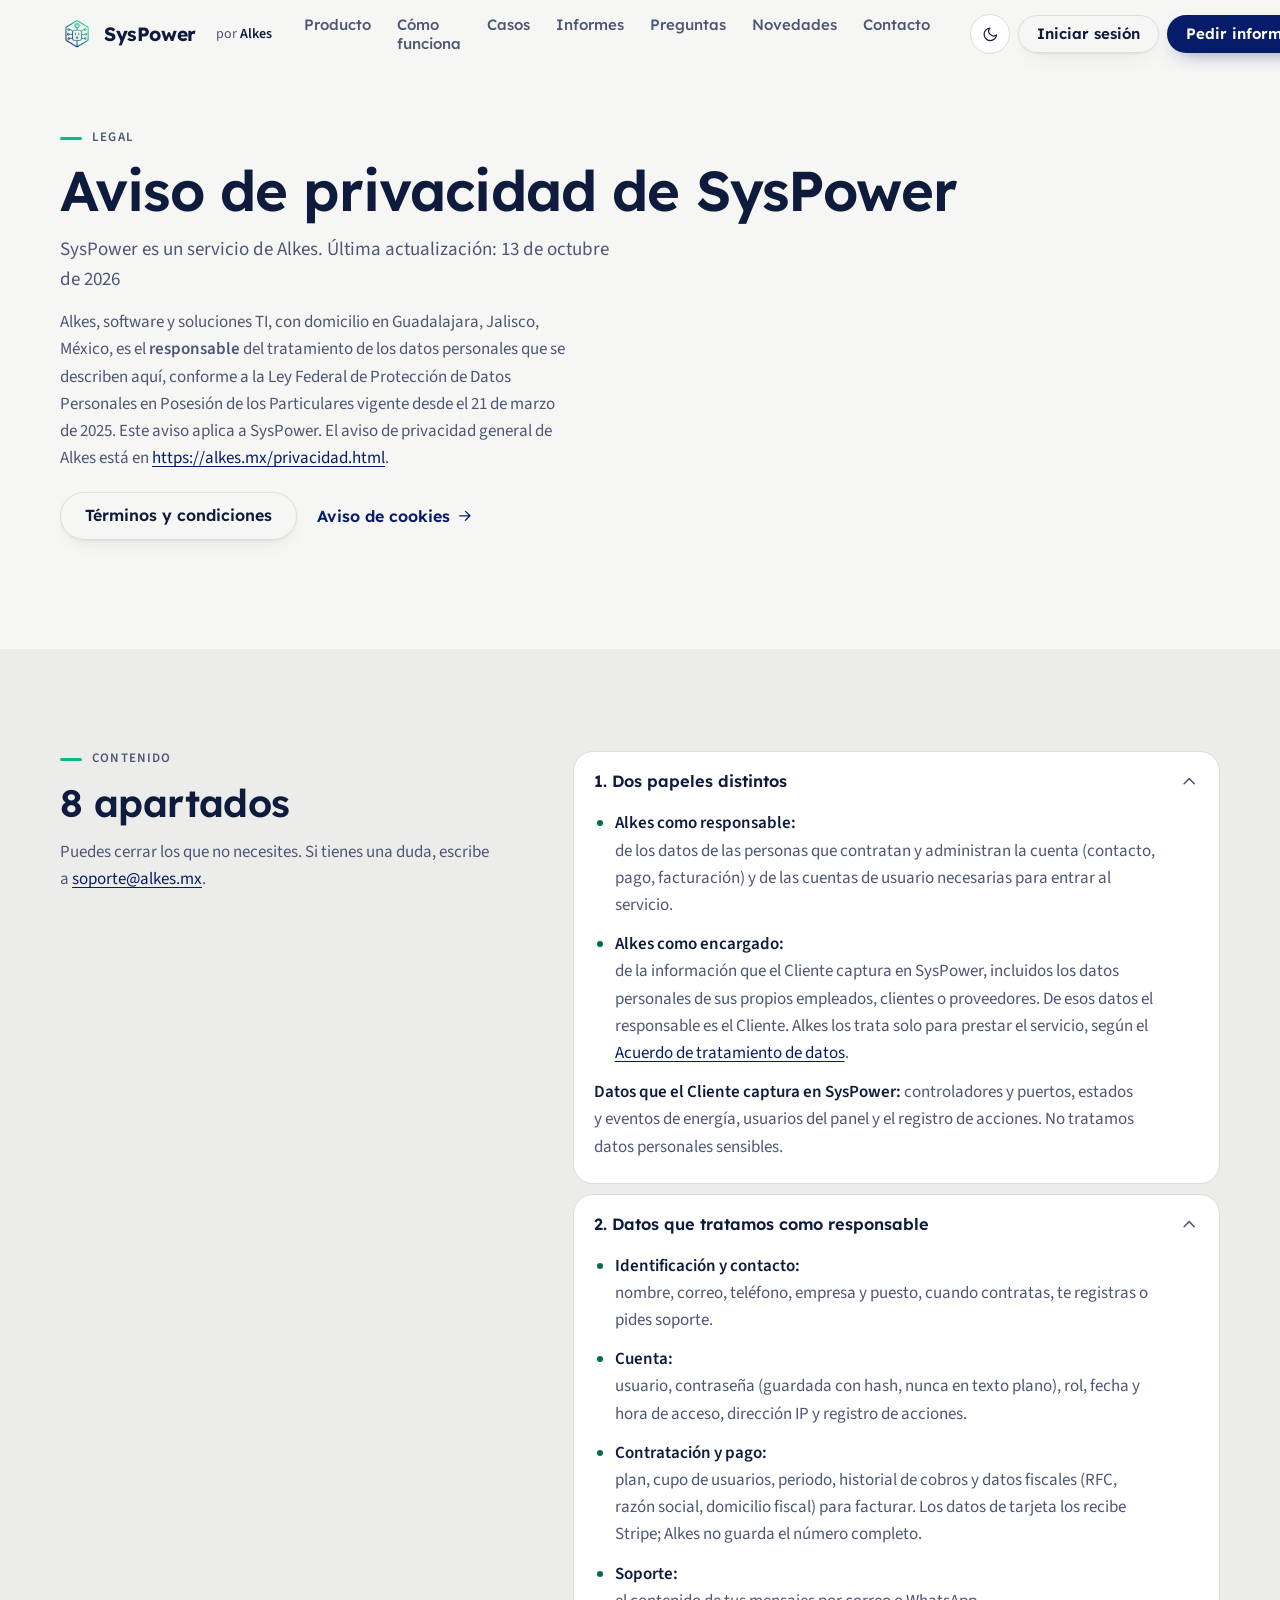
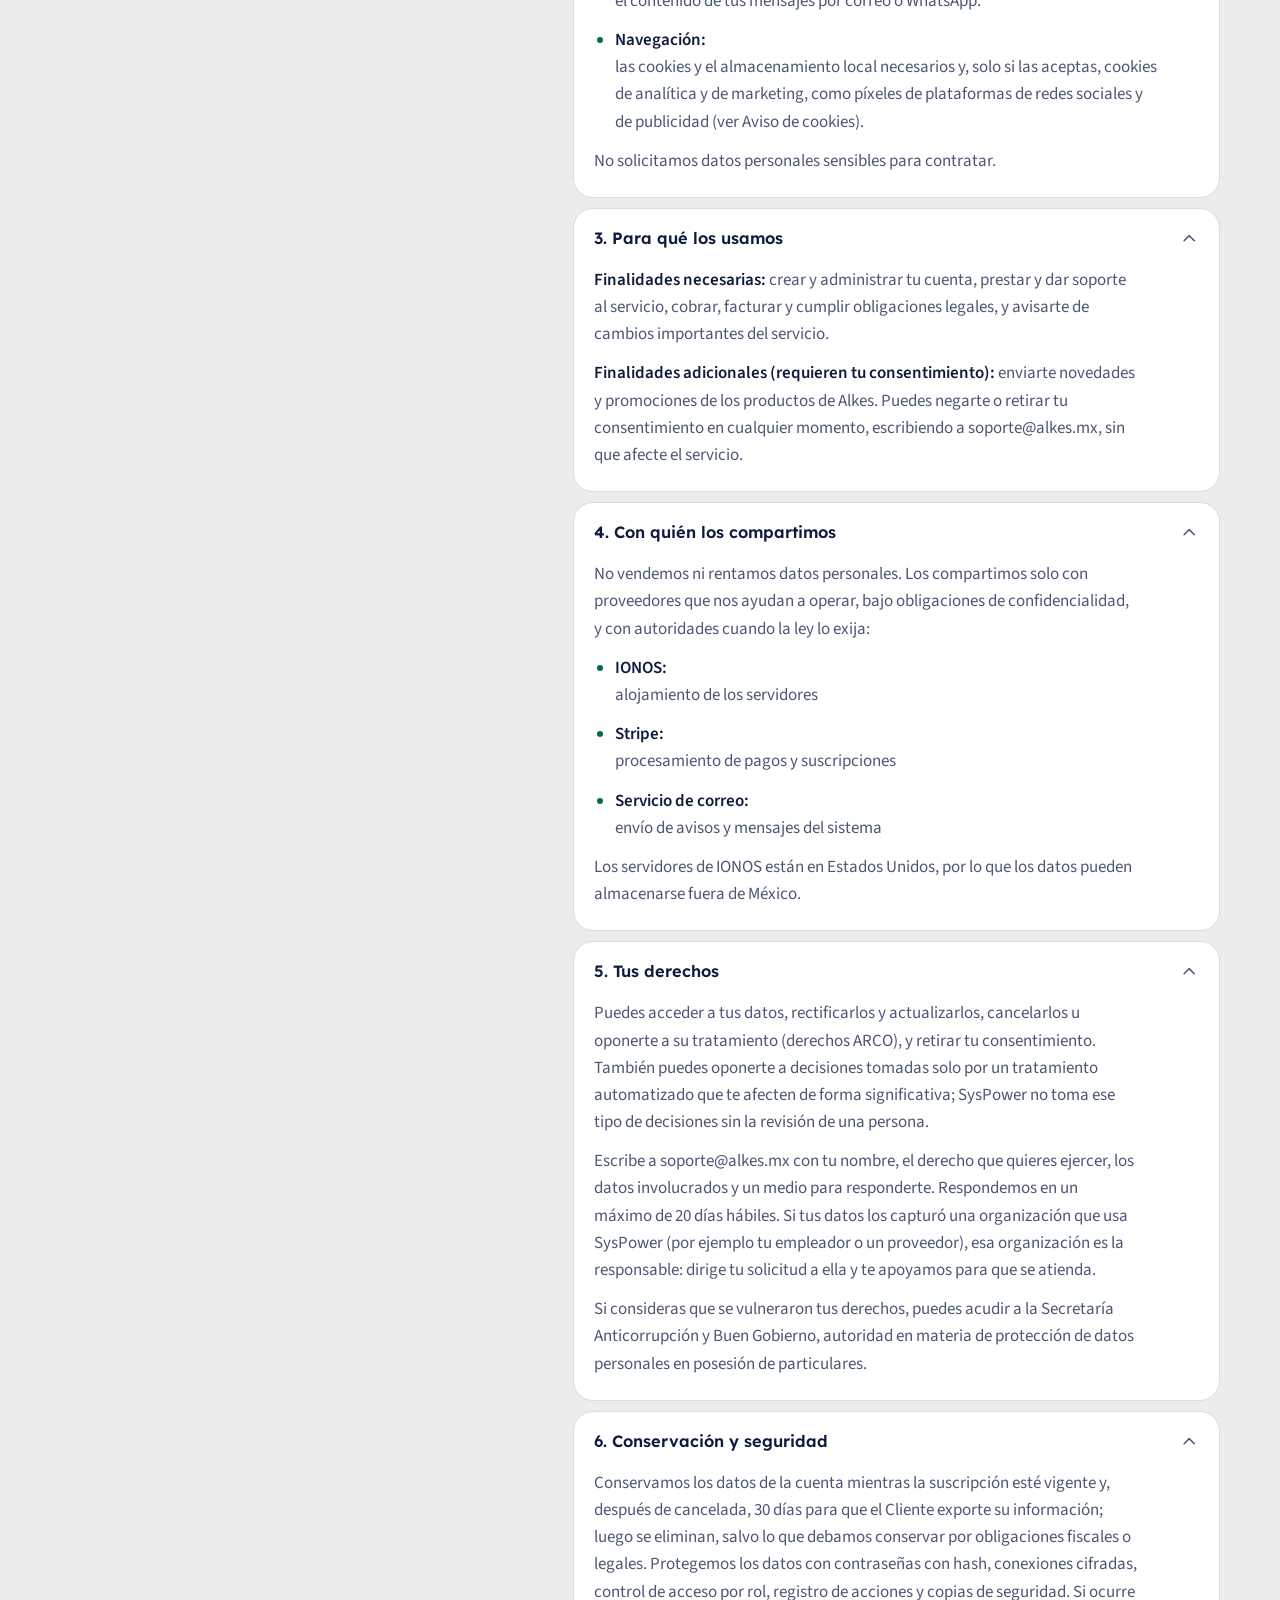
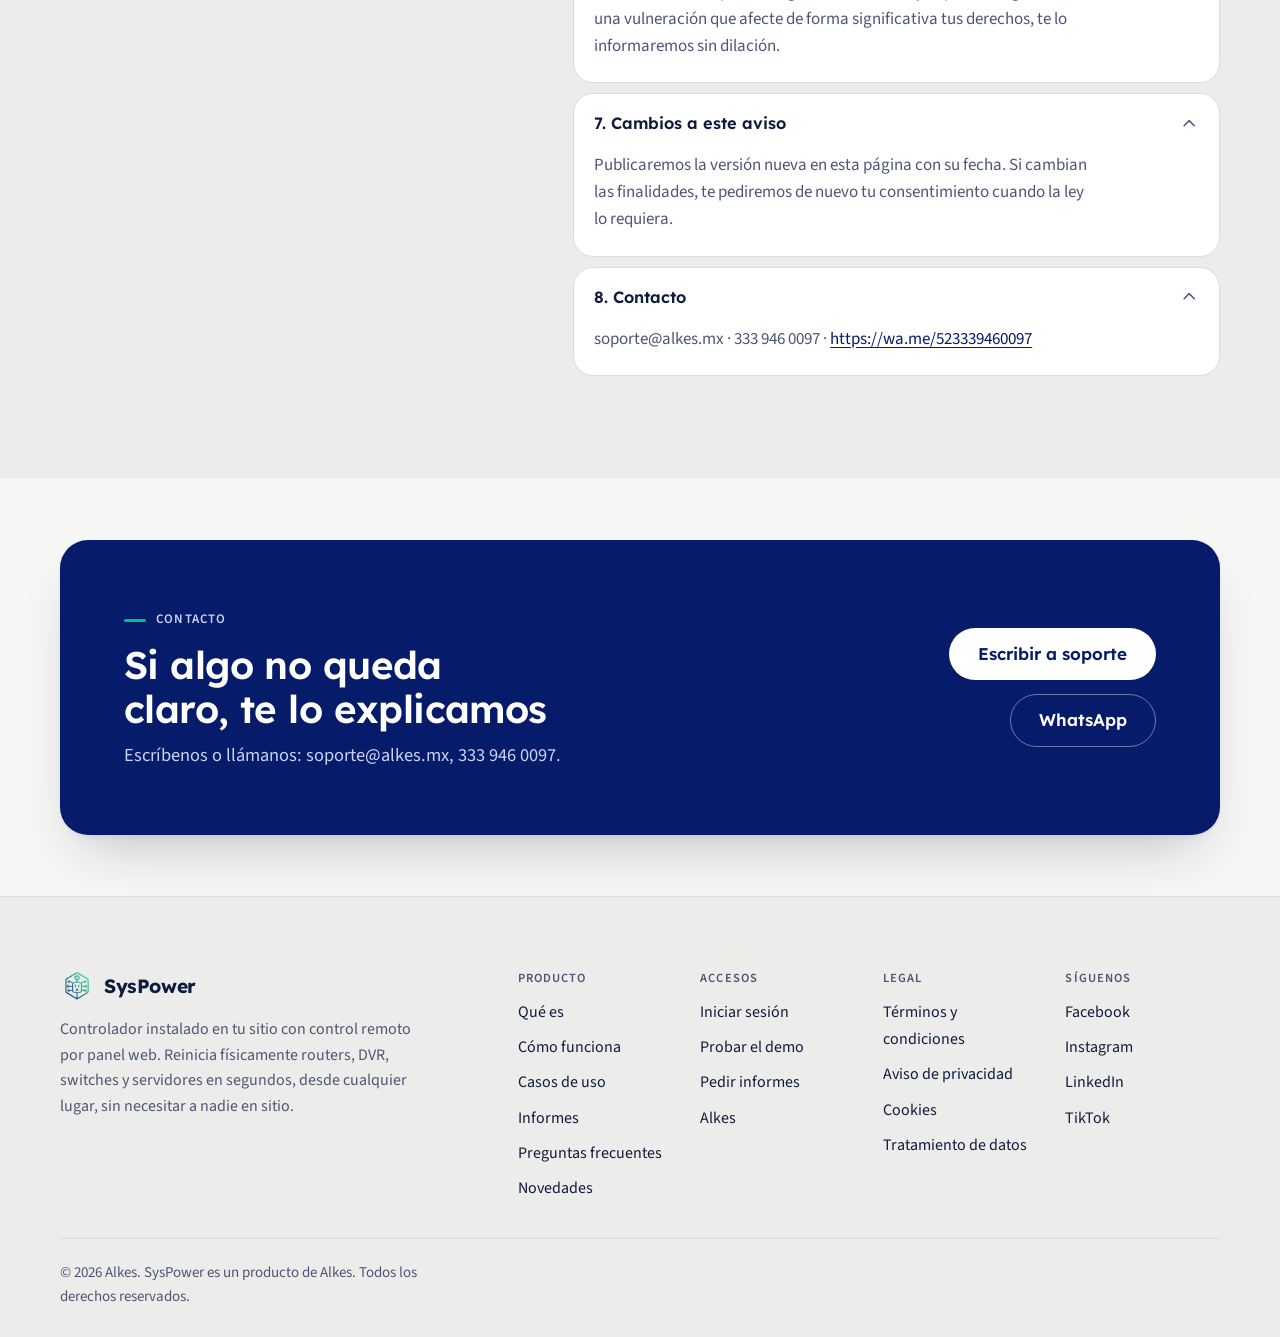
<file: privacidad.html>
<!doctype html>
<html lang="es" class="no-js">
<head>
<meta charset="utf-8">
<meta name="viewport" content="width=device-width, initial-scale=1, viewport-fit=cover">
<title>Aviso de privacidad de SysPower | SysPower</title>
<meta name="description" content="Aviso de privacidad de SysPower: qué datos tratamos, para qué y cómo ejercer tus derechos.">
<meta name="author" content="Alkes">
<meta name="theme-color" content="#061c6b">
<link rel="canonical" href="https://syspower.alkes.mx/privacidad.html">
<link rel="icon" href="/assets/img/favicon.ico" type="image/x-icon">
<link rel="apple-touch-icon" href="/assets/img/apple-touch-icon.png">
<link rel="preload" href="/assets/fonts/lexend-latin.woff2" as="font" type="font/woff2" crossorigin>
<link rel="preload" href="/assets/fonts/source-sans-3-latin.woff2" as="font" type="font/woff2" crossorigin>
<link rel="stylesheet" href="/assets/css/syspower.css">
<link rel="stylesheet" href="/assets/css/legal.css">
<script>
(function () {
    var r = document.documentElement;
    r.className = r.className.replace('no-js', 'js');
    try {
        var t = localStorage.getItem('tema');
        if (t === 'dark' || t === 'light') { r.setAttribute('data-theme', t); }
    } catch (e) {}
})();
</script>
</head>
<body>
<a class="skip" href="#main">Saltar al contenido</a>
<header class="nav" id="nav">
    <div class="container nav__in">
        <a class="brand" href="/#inicio"><img class="logo logo--claro" src="/assets/img/logo.png" alt="" width="34" height="34"><img class="logo logo--oscuro" src="/assets/img/logo-blanco.png" alt="" width="34" height="34"><span>SysPower</span></a>
        <a class="brand__by" href="https://alkes.mx">por <strong>Alkes</strong></a>
        <nav class="nav__links" aria-label="Secciones">
            <a class="nav__link" href="/#producto">Producto</a>
            <a class="nav__link" href="/#capacidades">Cómo funciona</a>
            <a class="nav__link" href="/#casos">Casos</a>
            <a class="nav__link" href="/#informes">Informes</a>
            <a class="nav__link" href="/#preguntas">Preguntas</a>
            <a class="nav__link" href="/#novedades">Novedades</a>
            <a class="nav__link" href="/#contacto">Contacto</a>
        </nav>
        <div class="nav__actions">
            <button class="theme-toggle" type="button" data-theme-toggle aria-label="Cambiar tema"><svg class="i-moon" viewBox="0 0 24 24" fill="none" stroke="currentColor" stroke-width="1.75" stroke-linecap="round" stroke-linejoin="round" aria-hidden="true" focusable="false"><path d="M21 12.8A9 9 0 1 1 11.2 3a7 7 0 0 0 9.8 9.8Z"/></svg><svg class="i-sun" viewBox="0 0 24 24" fill="none" stroke="currentColor" stroke-width="1.75" stroke-linecap="round" stroke-linejoin="round" aria-hidden="true" focusable="false"><circle cx="12" cy="12" r="4"/><path d="M12 2v2M12 20v2M4.9 4.9l1.4 1.4M17.7 17.7l1.4 1.4M2 12h2M20 12h2M4.9 19.1l1.4-1.4M17.7 6.3l1.4-1.4"/></svg><span class="theme-toggle__label"></span></button>            <a class="btn btn--line btn--sm" href="https://app.syspower.alkes.mx">Iniciar sesión</a>
            <a class="btn btn--primary btn--sm" href="/#informes">Pedir informes</a>
        </div>
        <button class="nav__burger" type="button" id="navToggle" aria-expanded="false" aria-controls="navPanel" aria-label="Abrir menú">
            <svg class="i-menu" viewBox="0 0 24 24" fill="none" stroke="currentColor" stroke-width="1.75" stroke-linecap="round" stroke-linejoin="round" aria-hidden="true" focusable="false"><path d="M4 7h16M4 12h16M4 17h16"/></svg><svg class="i-close" viewBox="0 0 24 24" fill="none" stroke="currentColor" stroke-width="1.75" stroke-linecap="round" stroke-linejoin="round" aria-hidden="true" focusable="false"><path d="M18 6 6 18M6 6l12 12"/></svg>        </button>
    </div>
    <div class="nav__panel container" id="navPanel">
        <a class="nav__link" href="/#producto">Producto</a>
        <a class="nav__link" href="/#capacidades">Cómo funciona</a>
        <a class="nav__link" href="/#casos">Casos de uso</a>
        <a class="nav__link" href="/#informes">Informes</a>
        <a class="nav__link" href="/#preguntas">Preguntas</a>
        <a class="nav__link" href="/#novedades">Novedades</a>
        <a class="nav__link" href="/#contacto">Contacto</a>
        <a class="nav__link" href="/#ecosistema">Ecosistema Alkes</a>
        <div class="nav__panel-actions">
            <button class="theme-toggle" type="button" data-theme-toggle aria-label="Cambiar tema"><svg class="i-moon" viewBox="0 0 24 24" fill="none" stroke="currentColor" stroke-width="1.75" stroke-linecap="round" stroke-linejoin="round" aria-hidden="true" focusable="false"><path d="M21 12.8A9 9 0 1 1 11.2 3a7 7 0 0 0 9.8 9.8Z"/></svg><svg class="i-sun" viewBox="0 0 24 24" fill="none" stroke="currentColor" stroke-width="1.75" stroke-linecap="round" stroke-linejoin="round" aria-hidden="true" focusable="false"><circle cx="12" cy="12" r="4"/><path d="M12 2v2M12 20v2M4.9 4.9l1.4 1.4M17.7 17.7l1.4 1.4M2 12h2M20 12h2M4.9 19.1l1.4-1.4M17.7 6.3l1.4-1.4"/></svg><span class="theme-toggle__label"></span></button>            <a class="btn btn--line" href="https://app.syspower.alkes.mx">Iniciar sesión</a>
            <a class="btn btn--primary" href="/#informes">Pedir informes</a>
        </div>
    </div>
</header>
<main id="main">
<section class="section section--tight">
    <div class="container">
        <header class="head" data-reveal>
            <p class="eyebrow">Legal</p>
            <h1>Aviso de privacidad de SysPower</h1>
            <p class="lede">SysPower es un servicio de Alkes. Última actualización: 13 de octubre de 2026</p>
            <p class="muted">Alkes, software y soluciones TI, con domicilio en Guadalajara, Jalisco, México, es el <strong>responsable</strong> del tratamiento de los datos personales que se describen aquí, conforme a la Ley Federal de Protección de Datos Personales en Posesión de los Particulares vigente desde el 21 de marzo de 2025. Este aviso aplica a SysPower. El aviso de privacidad general de Alkes está en <a href="https://alkes.mx/privacidad.html">https://alkes.mx/privacidad.html</a>.</p>
            <div class="row legal__row">
                <a class="btn btn--line" href="/terminos.html">Términos y condiciones</a>
                <a class="link" href="/cookies.html">Aviso de cookies<svg viewBox="0 0 24 24" fill="none" stroke="currentColor" stroke-width="1.75" stroke-linecap="round" stroke-linejoin="round" aria-hidden="true" focusable="false"><path d="M5 12h14M13 6l6 6-6 6"/></svg></a>
            </div>
        </header>
    </div>
</section>
<section class="section section--sunken">
    <div class="container">
        <div class="faq">
            <div class="faq__intro" data-reveal>
                <p class="eyebrow">Contenido</p>
                <h2>8 apartados</h2>
                <p class="muted">Puedes cerrar los que no necesites. Si tienes una duda, escribe a <a href="mailto:soporte@alkes.mx">soporte@alkes.mx</a>.</p>
            </div>
            <div class="faq__list" data-reveal>
                <details class="disc" open>
                    <summary class="disc__sum"><span class="disc__t">1. Dos papeles distintos</span><svg class="disc__chev" viewBox="0 0 24 24" fill="none" stroke="currentColor" stroke-width="1.75" stroke-linecap="round" stroke-linejoin="round" aria-hidden="true" focusable="false"><path d="m6 9 6 6 6-6"/></svg></summary>
                    <div class="disc__body"><ul><li><strong>Alkes como responsable:</strong> de los datos de las personas que contratan y administran la cuenta (contacto, pago, facturación) y de las cuentas de usuario necesarias para entrar al servicio.</li><li><strong>Alkes como encargado:</strong> de la información que el Cliente captura en SysPower, incluidos los datos personales de sus propios empleados, clientes o proveedores. De esos datos el responsable es el Cliente. Alkes los trata solo para prestar el servicio, según el <a href="/encargo-de-datos.html">Acuerdo de tratamiento de datos</a>.</li></ul>
<p><strong>Datos que el Cliente captura en SysPower:</strong> controladores y puertos, estados y eventos de energía, usuarios del panel y el registro de acciones. No tratamos datos personales sensibles.</p></div>
                </details>
                <details class="disc" open>
                    <summary class="disc__sum"><span class="disc__t">2. Datos que tratamos como responsable</span><svg class="disc__chev" viewBox="0 0 24 24" fill="none" stroke="currentColor" stroke-width="1.75" stroke-linecap="round" stroke-linejoin="round" aria-hidden="true" focusable="false"><path d="m6 9 6 6 6-6"/></svg></summary>
                    <div class="disc__body"><ul><li><strong>Identificación y contacto:</strong> nombre, correo, teléfono, empresa y puesto, cuando contratas, te registras o pides soporte.</li><li><strong>Cuenta:</strong> usuario, contraseña (guardada con hash, nunca en texto plano), rol, fecha y hora de acceso, dirección IP y registro de acciones.</li><li><strong>Contratación y pago:</strong> plan, cupo de usuarios, periodo, historial de cobros y datos fiscales (RFC, razón social, domicilio fiscal) para facturar. Los datos de tarjeta los recibe Stripe; Alkes no guarda el número completo.</li><li><strong>Soporte:</strong> el contenido de tus mensajes por correo o WhatsApp.</li><li><strong>Navegación:</strong> las cookies y el almacenamiento local necesarios y, solo si las aceptas, cookies de analítica y de marketing, como píxeles de plataformas de redes sociales y de publicidad (ver Aviso de cookies).</li></ul>
<p>No solicitamos datos personales sensibles para contratar.</p></div>
                </details>
                <details class="disc" open>
                    <summary class="disc__sum"><span class="disc__t">3. Para qué los usamos</span><svg class="disc__chev" viewBox="0 0 24 24" fill="none" stroke="currentColor" stroke-width="1.75" stroke-linecap="round" stroke-linejoin="round" aria-hidden="true" focusable="false"><path d="m6 9 6 6 6-6"/></svg></summary>
                    <div class="disc__body"><p><strong>Finalidades necesarias:</strong> crear y administrar tu cuenta, prestar y dar soporte al servicio, cobrar, facturar y cumplir obligaciones legales, y avisarte de cambios importantes del servicio.</p>
<p><strong>Finalidades adicionales (requieren tu consentimiento):</strong> enviarte novedades y promociones de los productos de Alkes. Puedes negarte o retirar tu consentimiento en cualquier momento, escribiendo a soporte@alkes.mx, sin que afecte el servicio.</p></div>
                </details>
                <details class="disc" open>
                    <summary class="disc__sum"><span class="disc__t">4. Con quién los compartimos</span><svg class="disc__chev" viewBox="0 0 24 24" fill="none" stroke="currentColor" stroke-width="1.75" stroke-linecap="round" stroke-linejoin="round" aria-hidden="true" focusable="false"><path d="m6 9 6 6 6-6"/></svg></summary>
                    <div class="disc__body"><p>No vendemos ni rentamos datos personales. Los compartimos solo con proveedores que nos ayudan a operar, bajo obligaciones de confidencialidad, y con autoridades cuando la ley lo exija:</p>
<ul><li><strong>IONOS:</strong> alojamiento de los servidores</li><li><strong>Stripe:</strong> procesamiento de pagos y suscripciones</li><li><strong>Servicio de correo:</strong> envío de avisos y mensajes del sistema</li></ul>
<p>Los servidores de IONOS están en Estados Unidos, por lo que los datos pueden almacenarse fuera de México.</p></div>
                </details>
                <details class="disc" open>
                    <summary class="disc__sum"><span class="disc__t">5. Tus derechos</span><svg class="disc__chev" viewBox="0 0 24 24" fill="none" stroke="currentColor" stroke-width="1.75" stroke-linecap="round" stroke-linejoin="round" aria-hidden="true" focusable="false"><path d="m6 9 6 6 6-6"/></svg></summary>
                    <div class="disc__body"><p>Puedes acceder a tus datos, rectificarlos y actualizarlos, cancelarlos u oponerte a su tratamiento (derechos ARCO), y retirar tu consentimiento. También puedes oponerte a decisiones tomadas solo por un tratamiento automatizado que te afecten de forma significativa; SysPower no toma ese tipo de decisiones sin la revisión de una persona.</p>
<p>Escribe a soporte@alkes.mx con tu nombre, el derecho que quieres ejercer, los datos involucrados y un medio para responderte. Respondemos en un máximo de 20 días hábiles. Si tus datos los capturó una organización que usa SysPower (por ejemplo tu empleador o un proveedor), esa organización es la responsable: dirige tu solicitud a ella y te apoyamos para que se atienda.</p>
<p>Si consideras que se vulneraron tus derechos, puedes acudir a la Secretaría Anticorrupción y Buen Gobierno, autoridad en materia de protección de datos personales en posesión de particulares.</p></div>
                </details>
                <details class="disc" open>
                    <summary class="disc__sum"><span class="disc__t">6. Conservación y seguridad</span><svg class="disc__chev" viewBox="0 0 24 24" fill="none" stroke="currentColor" stroke-width="1.75" stroke-linecap="round" stroke-linejoin="round" aria-hidden="true" focusable="false"><path d="m6 9 6 6 6-6"/></svg></summary>
                    <div class="disc__body"><p>Conservamos los datos de la cuenta mientras la suscripción esté vigente y, después de cancelada, 30 días para que el Cliente exporte su información; luego se eliminan, salvo lo que debamos conservar por obligaciones fiscales o legales. Protegemos los datos con contraseñas con hash, conexiones cifradas, control de acceso por rol, registro de acciones y copias de seguridad. Si ocurre una vulneración que afecte de forma significativa tus derechos, te lo informaremos sin dilación.</p></div>
                </details>
                <details class="disc" open>
                    <summary class="disc__sum"><span class="disc__t">7. Cambios a este aviso</span><svg class="disc__chev" viewBox="0 0 24 24" fill="none" stroke="currentColor" stroke-width="1.75" stroke-linecap="round" stroke-linejoin="round" aria-hidden="true" focusable="false"><path d="m6 9 6 6 6-6"/></svg></summary>
                    <div class="disc__body"><p>Publicaremos la versión nueva en esta página con su fecha. Si cambian las finalidades, te pediremos de nuevo tu consentimiento cuando la ley lo requiera.</p></div>
                </details>
                <details class="disc" open>
                    <summary class="disc__sum"><span class="disc__t">8. Contacto</span><svg class="disc__chev" viewBox="0 0 24 24" fill="none" stroke="currentColor" stroke-width="1.75" stroke-linecap="round" stroke-linejoin="round" aria-hidden="true" focusable="false"><path d="m6 9 6 6 6-6"/></svg></summary>
                    <div class="disc__body"><p>soporte@alkes.mx · 333 946 0097 · <a href="https://wa.me/523339460097">https://wa.me/523339460097</a></p></div>
                </details>
            </div>
        </div>
    </div>
</section>
<section class="section section--tight">
    <div class="container">
        <div class="cta" data-reveal>
            <div>
                <p class="eyebrow">Contacto</p>
                <h2>Si algo no queda claro, te lo explicamos</h2>
                <p class="lede">Escríbenos o llámanos: soporte@alkes.mx, 333 946 0097.</p>
            </div>
            <div class="cta__act">
                <a class="btn btn--cta btn--lg" href="mailto:soporte@alkes.mx">Escribir a soporte</a>
                <a class="btn btn--line btn--lg" href="https://wa.me/523339460097">WhatsApp</a>
            </div>
        </div>
    </div>
</section>
</main>
<footer class="footer">
    <div class="container footer__top">
        <div class="footer__brand">
            <span class="brand"><img class="logo logo--claro" src="/assets/img/logo.png" alt="" width="34" height="34"><img class="logo logo--oscuro" src="/assets/img/logo-blanco.png" alt="" width="34" height="34"><span>SysPower</span></span>
            <p>Controlador instalado en tu sitio con control remoto por panel web. Reinicia físicamente routers, DVR, switches y servidores en segundos, desde cualquier lugar, sin necesitar a nadie en sitio.</p>
        </div>
        <div class="footer__cols">
            <div class="footer__col">
                <h2 class="footer__h">Producto</h2>
                <ul>
                    <li><a href="/#producto">Qué es</a></li>
                    <li><a href="/#capacidades">Cómo funciona</a></li>
                    <li><a href="/#casos">Casos de uso</a></li>
                    <li><a href="/#informes">Informes</a></li>
                    <li><a href="/#preguntas">Preguntas frecuentes</a></li>
                    <li><a href="/#novedades">Novedades</a></li>
                </ul>
            </div>
            <div class="footer__col">
                <h2 class="footer__h">Accesos</h2>
                <ul>
                    <li><a href="https://app.syspower.alkes.mx">Iniciar sesión</a></li>
                    <li><a href="https://app.syspower.alkes.mx" data-open-demo>Probar el demo</a></li>
                    <li><a href="mailto:soporte@alkes.mx?subject=Informes%20de%20SysPower">Pedir informes</a></li>
                    <li><a href="https://alkes.mx">Alkes</a></li>
                </ul>
            </div>
            <div class="footer__col">
                <h2 class="footer__h">Legal</h2>
                <ul>
                    <li><a href="/terminos.html">Términos y condiciones</a></li>
                    <li><a href="/privacidad.html">Aviso de privacidad</a></li>
                    <li><a href="/cookies.html">Cookies</a></li>
                    <li><a href="/encargo-de-datos.html">Tratamiento de datos</a></li>
                </ul>
            </div>
            <div class="footer__col">
                <h2 class="footer__h">Síguenos</h2>
                <ul>
                                        <li><a href="https://www.facebook.com/alkes.mx" target="_blank" rel="noopener">Facebook</a></li>
                                        <li><a href="https://www.instagram.com/alkes.mx" target="_blank" rel="noopener">Instagram</a></li>
                                        <li><a href="https://www.linkedin.com/company/alkes-mx" target="_blank" rel="noopener">LinkedIn</a></li>
                                        <li><a href="https://www.tiktok.com/@alkes.mx" target="_blank" rel="noopener">TikTok</a></li>
                                    </ul>
            </div>
        </div>
    </div>
    <div class="container">
        <div class="footer__bot">
            <p>© 2026 Alkes. SysPower es un producto de Alkes. Todos los derechos reservados.</p>
        </div>
    </div>
</footer>
<script src="/assets/js/syspower.js" defer></script>
</body>
</html>
</file>
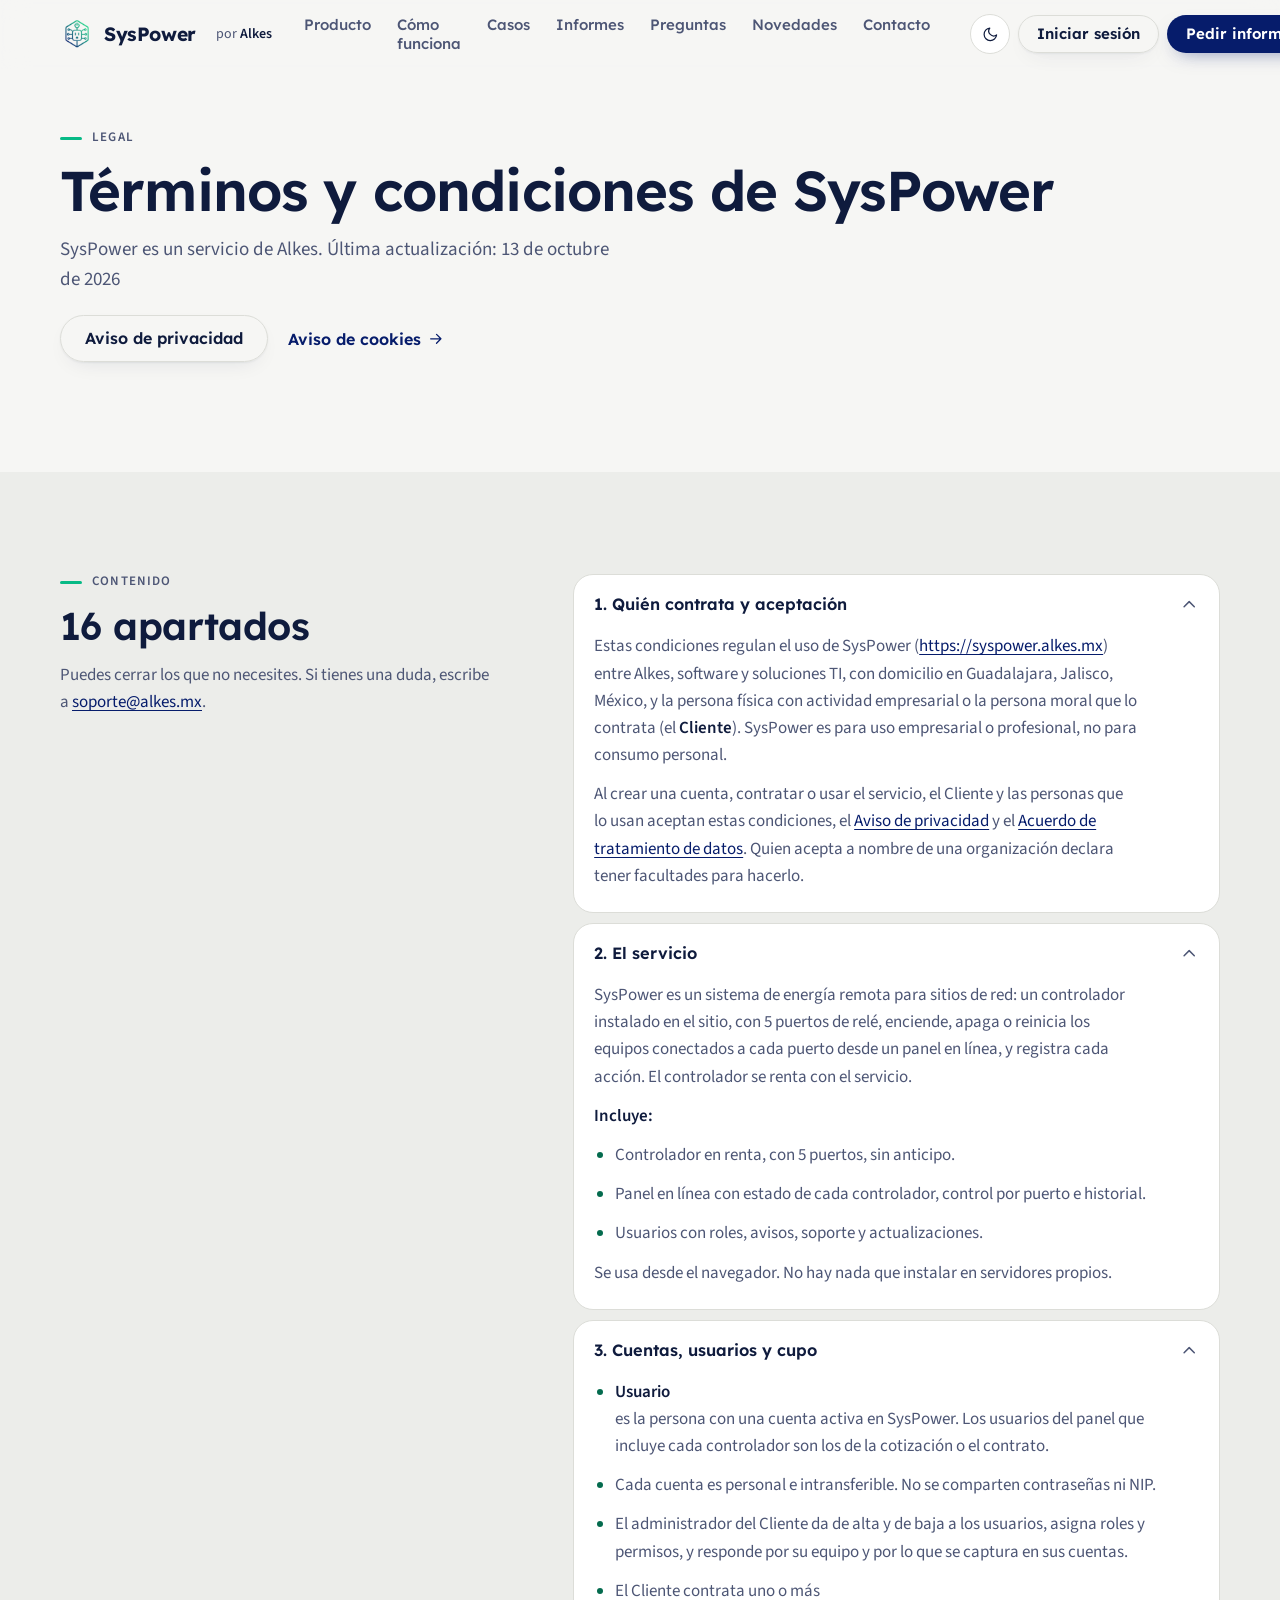
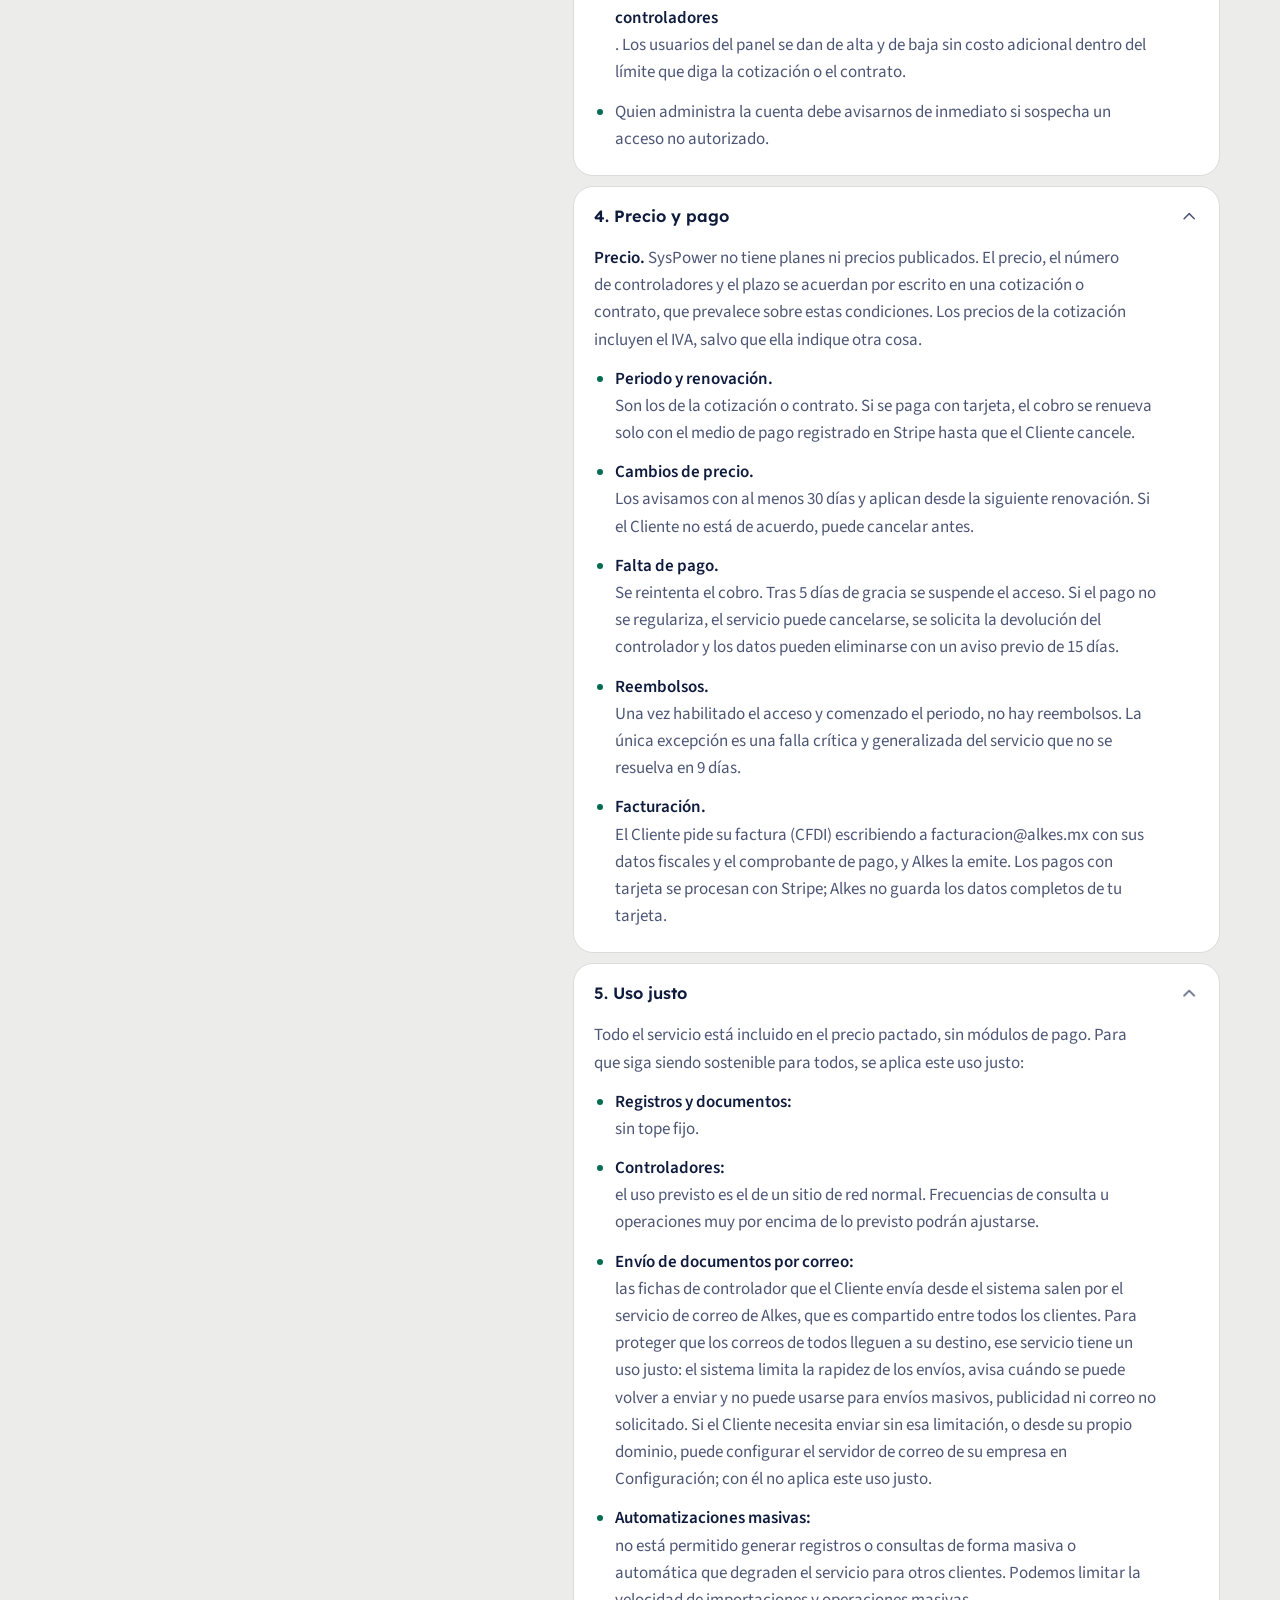
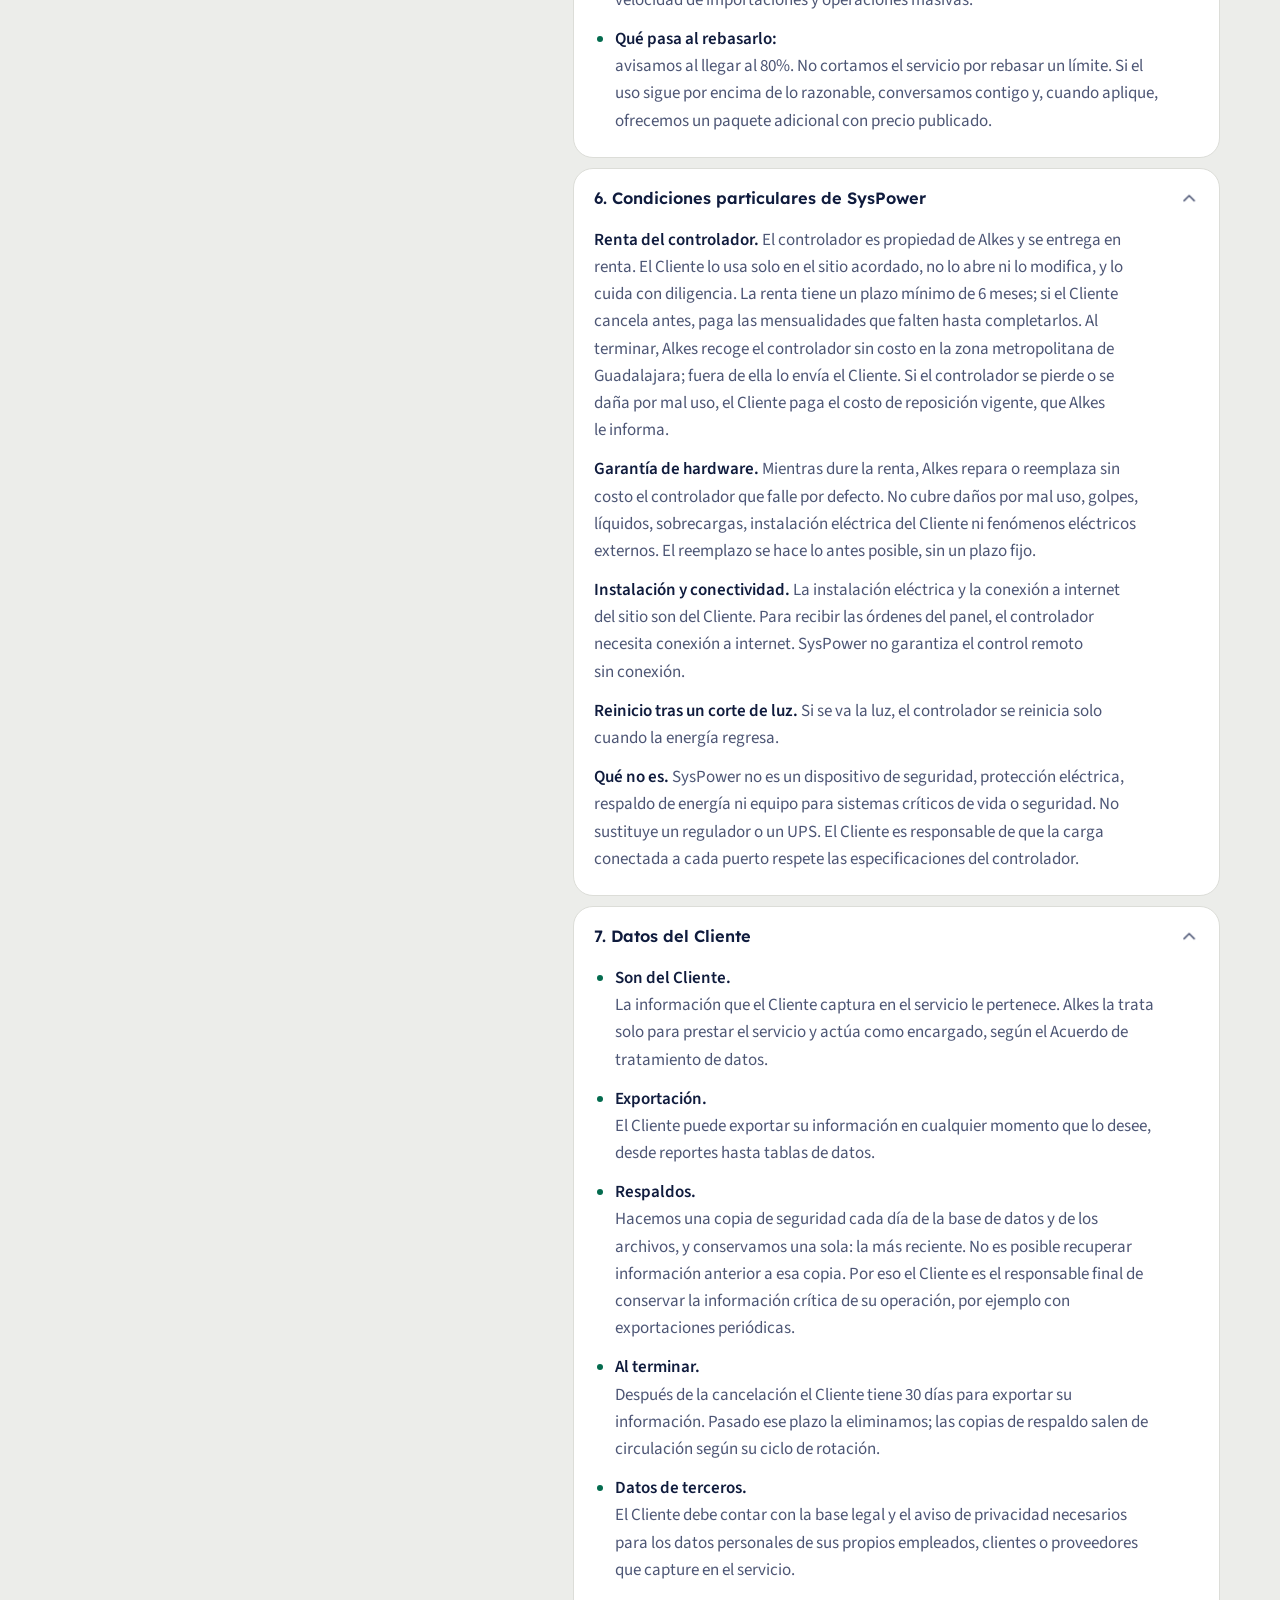
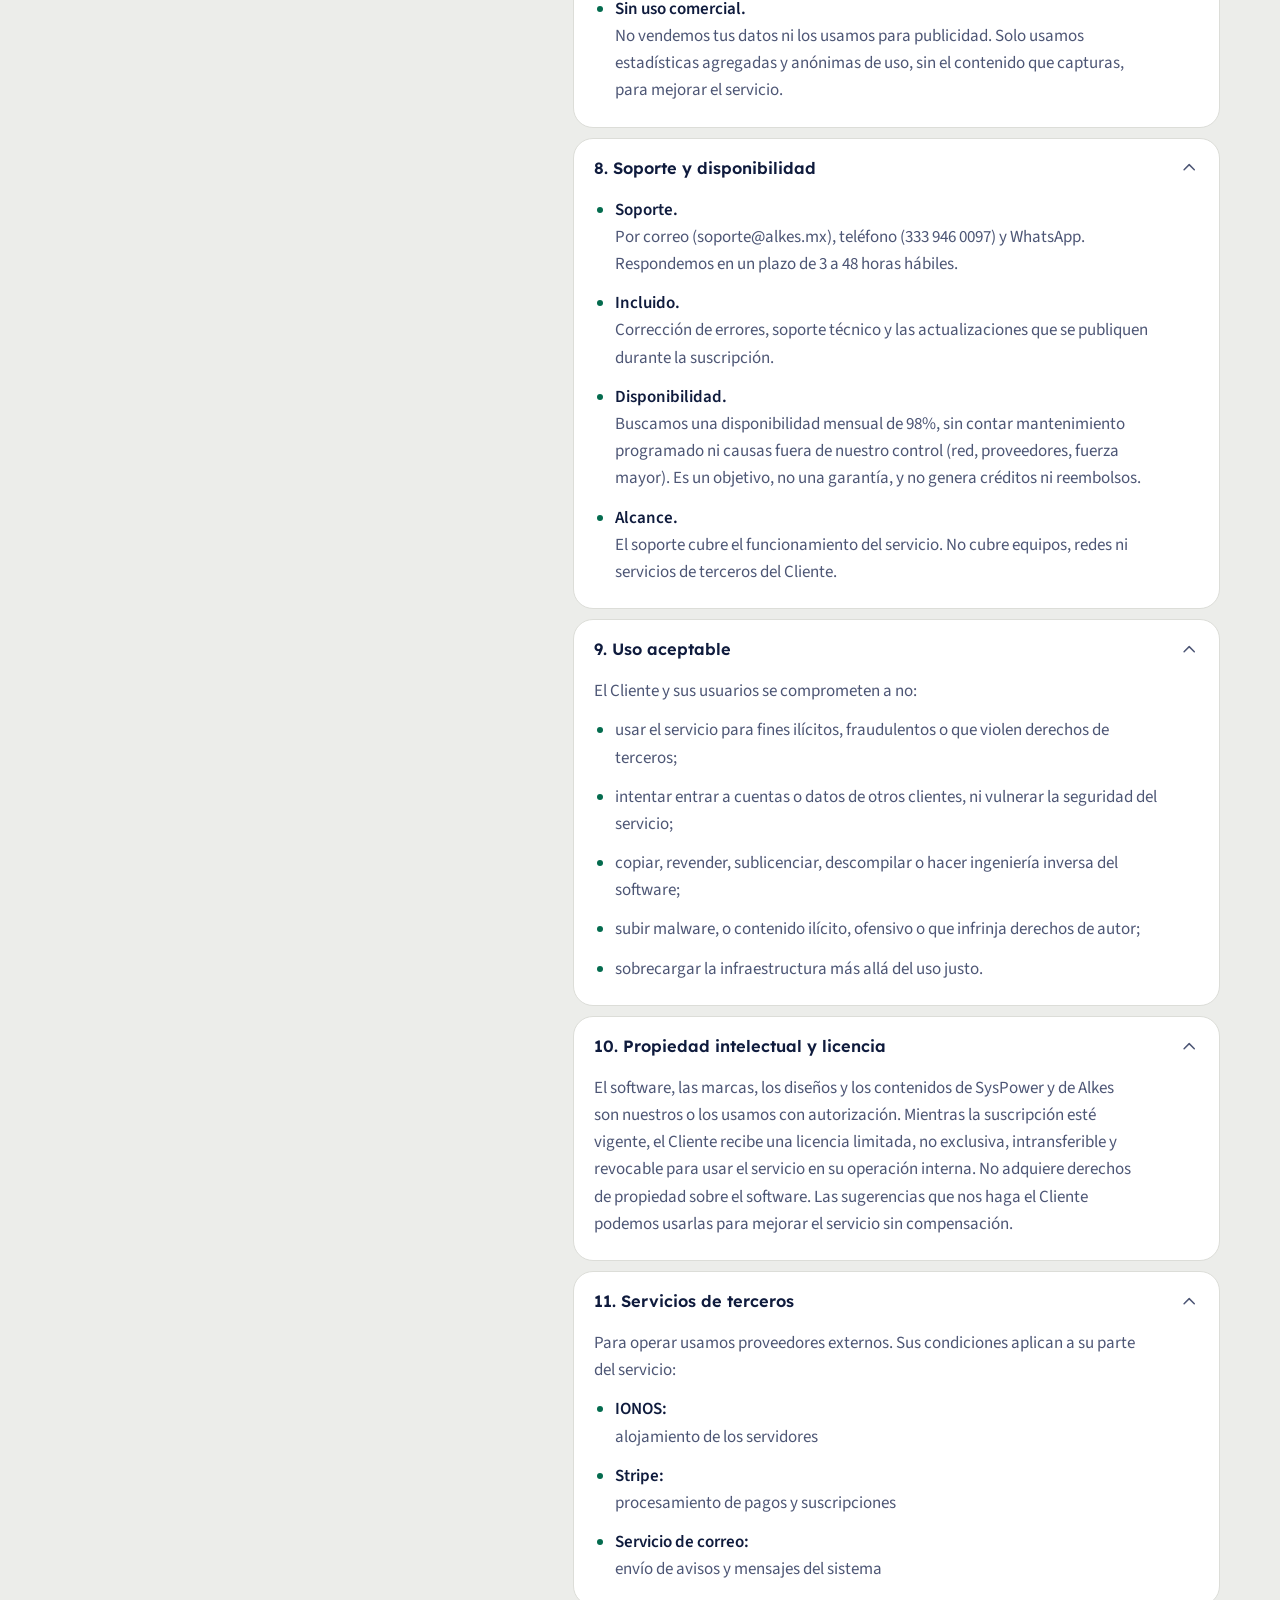
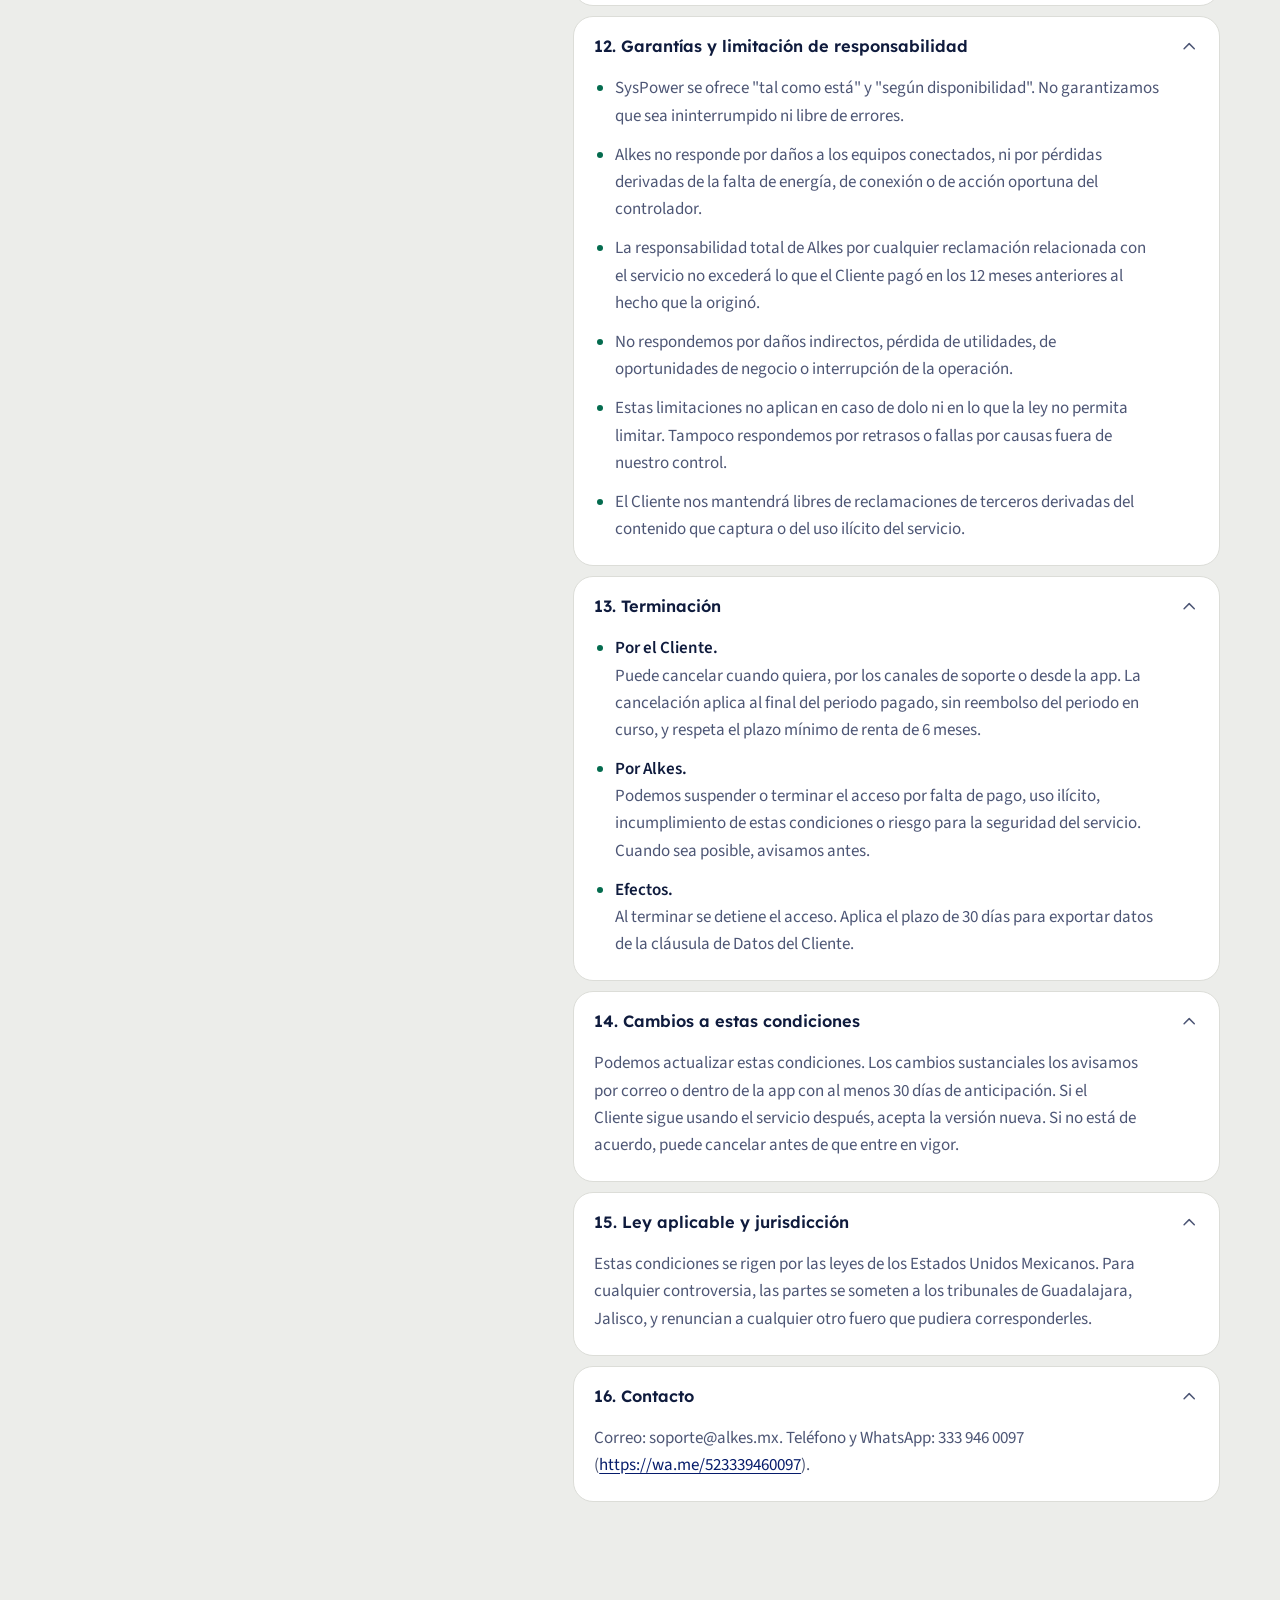
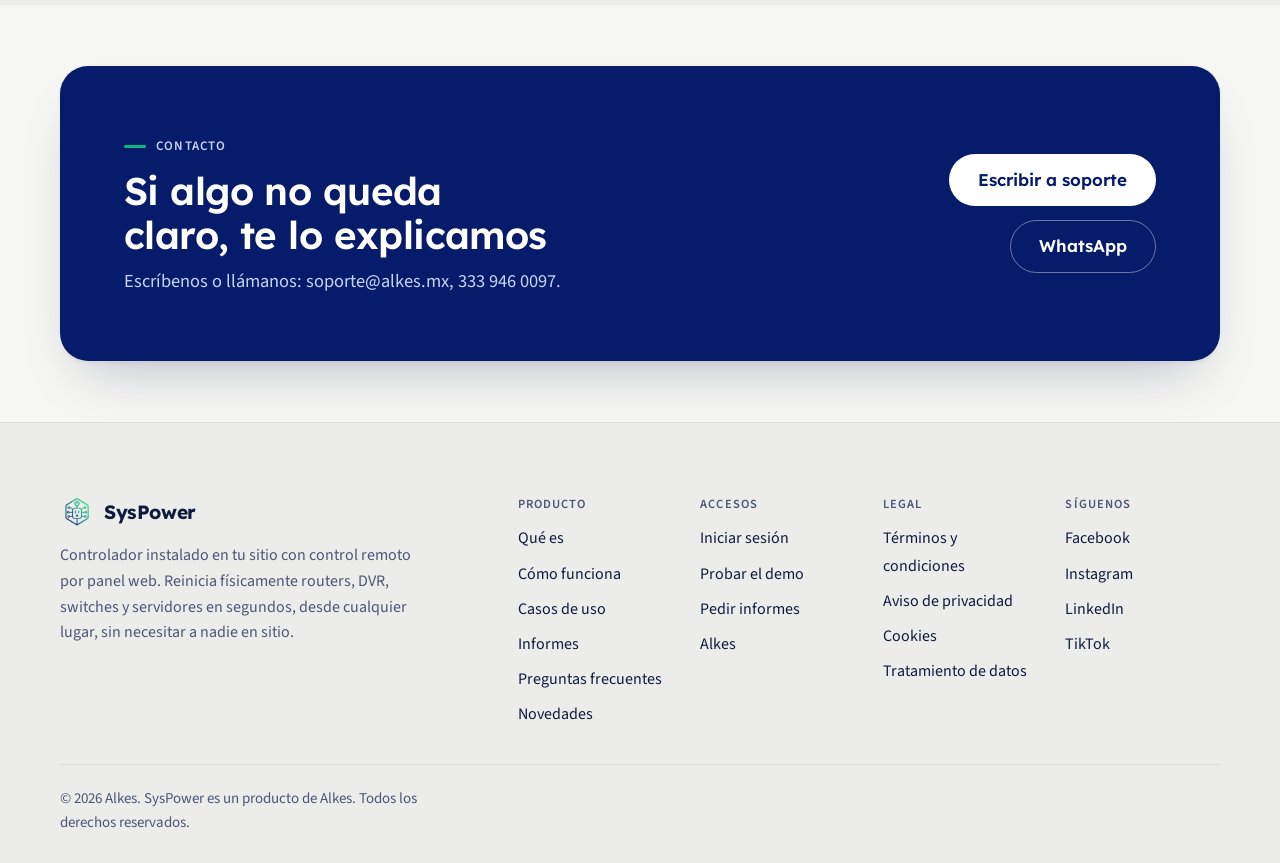
<file: terminos.html>
<!doctype html>
<html lang="es" class="no-js">
<head>
<meta charset="utf-8">
<meta name="viewport" content="width=device-width, initial-scale=1, viewport-fit=cover">
<title>Términos y condiciones de SysPower | SysPower</title>
<meta name="description" content="Términos y condiciones de uso, pago y uso justo de SysPower, un servicio de Alkes.">
<meta name="author" content="Alkes">
<meta name="theme-color" content="#061c6b">
<link rel="canonical" href="https://syspower.alkes.mx/terminos.html">
<link rel="icon" href="/assets/img/favicon.ico" type="image/x-icon">
<link rel="apple-touch-icon" href="/assets/img/apple-touch-icon.png">
<link rel="preload" href="/assets/fonts/lexend-latin.woff2" as="font" type="font/woff2" crossorigin>
<link rel="preload" href="/assets/fonts/source-sans-3-latin.woff2" as="font" type="font/woff2" crossorigin>
<link rel="stylesheet" href="/assets/css/syspower.css">
<link rel="stylesheet" href="/assets/css/legal.css">
<script>
(function () {
    var r = document.documentElement;
    r.className = r.className.replace('no-js', 'js');
    try {
        var t = localStorage.getItem('tema');
        if (t === 'dark' || t === 'light') { r.setAttribute('data-theme', t); }
    } catch (e) {}
})();
</script>
</head>
<body>
<a class="skip" href="#main">Saltar al contenido</a>
<header class="nav" id="nav">
    <div class="container nav__in">
        <a class="brand" href="/#inicio"><img class="logo logo--claro" src="/assets/img/logo.png" alt="" width="34" height="34"><img class="logo logo--oscuro" src="/assets/img/logo-blanco.png" alt="" width="34" height="34"><span>SysPower</span></a>
        <a class="brand__by" href="https://alkes.mx">por <strong>Alkes</strong></a>
        <nav class="nav__links" aria-label="Secciones">
            <a class="nav__link" href="/#producto">Producto</a>
            <a class="nav__link" href="/#capacidades">Cómo funciona</a>
            <a class="nav__link" href="/#casos">Casos</a>
            <a class="nav__link" href="/#informes">Informes</a>
            <a class="nav__link" href="/#preguntas">Preguntas</a>
            <a class="nav__link" href="/#novedades">Novedades</a>
            <a class="nav__link" href="/#contacto">Contacto</a>
        </nav>
        <div class="nav__actions">
            <button class="theme-toggle" type="button" data-theme-toggle aria-label="Cambiar tema"><svg class="i-moon" viewBox="0 0 24 24" fill="none" stroke="currentColor" stroke-width="1.75" stroke-linecap="round" stroke-linejoin="round" aria-hidden="true" focusable="false"><path d="M21 12.8A9 9 0 1 1 11.2 3a7 7 0 0 0 9.8 9.8Z"/></svg><svg class="i-sun" viewBox="0 0 24 24" fill="none" stroke="currentColor" stroke-width="1.75" stroke-linecap="round" stroke-linejoin="round" aria-hidden="true" focusable="false"><circle cx="12" cy="12" r="4"/><path d="M12 2v2M12 20v2M4.9 4.9l1.4 1.4M17.7 17.7l1.4 1.4M2 12h2M20 12h2M4.9 19.1l1.4-1.4M17.7 6.3l1.4-1.4"/></svg><span class="theme-toggle__label"></span></button>            <a class="btn btn--line btn--sm" href="https://app.syspower.alkes.mx">Iniciar sesión</a>
            <a class="btn btn--primary btn--sm" href="/#informes">Pedir informes</a>
        </div>
        <button class="nav__burger" type="button" id="navToggle" aria-expanded="false" aria-controls="navPanel" aria-label="Abrir menú">
            <svg class="i-menu" viewBox="0 0 24 24" fill="none" stroke="currentColor" stroke-width="1.75" stroke-linecap="round" stroke-linejoin="round" aria-hidden="true" focusable="false"><path d="M4 7h16M4 12h16M4 17h16"/></svg><svg class="i-close" viewBox="0 0 24 24" fill="none" stroke="currentColor" stroke-width="1.75" stroke-linecap="round" stroke-linejoin="round" aria-hidden="true" focusable="false"><path d="M18 6 6 18M6 6l12 12"/></svg>        </button>
    </div>
    <div class="nav__panel container" id="navPanel">
        <a class="nav__link" href="/#producto">Producto</a>
        <a class="nav__link" href="/#capacidades">Cómo funciona</a>
        <a class="nav__link" href="/#casos">Casos de uso</a>
        <a class="nav__link" href="/#informes">Informes</a>
        <a class="nav__link" href="/#preguntas">Preguntas</a>
        <a class="nav__link" href="/#novedades">Novedades</a>
        <a class="nav__link" href="/#contacto">Contacto</a>
        <a class="nav__link" href="/#ecosistema">Ecosistema Alkes</a>
        <div class="nav__panel-actions">
            <button class="theme-toggle" type="button" data-theme-toggle aria-label="Cambiar tema"><svg class="i-moon" viewBox="0 0 24 24" fill="none" stroke="currentColor" stroke-width="1.75" stroke-linecap="round" stroke-linejoin="round" aria-hidden="true" focusable="false"><path d="M21 12.8A9 9 0 1 1 11.2 3a7 7 0 0 0 9.8 9.8Z"/></svg><svg class="i-sun" viewBox="0 0 24 24" fill="none" stroke="currentColor" stroke-width="1.75" stroke-linecap="round" stroke-linejoin="round" aria-hidden="true" focusable="false"><circle cx="12" cy="12" r="4"/><path d="M12 2v2M12 20v2M4.9 4.9l1.4 1.4M17.7 17.7l1.4 1.4M2 12h2M20 12h2M4.9 19.1l1.4-1.4M17.7 6.3l1.4-1.4"/></svg><span class="theme-toggle__label"></span></button>            <a class="btn btn--line" href="https://app.syspower.alkes.mx">Iniciar sesión</a>
            <a class="btn btn--primary" href="/#informes">Pedir informes</a>
        </div>
    </div>
</header>
<main id="main">
<section class="section section--tight">
    <div class="container">
        <header class="head" data-reveal>
            <p class="eyebrow">Legal</p>
            <h1>Términos y condiciones de SysPower</h1>
            <p class="lede">SysPower es un servicio de Alkes. Última actualización: 13 de octubre de 2026</p>
            
            <div class="row legal__row">
                <a class="btn btn--line" href="/privacidad.html">Aviso de privacidad</a>
                <a class="link" href="/cookies.html">Aviso de cookies<svg viewBox="0 0 24 24" fill="none" stroke="currentColor" stroke-width="1.75" stroke-linecap="round" stroke-linejoin="round" aria-hidden="true" focusable="false"><path d="M5 12h14M13 6l6 6-6 6"/></svg></a>
            </div>
        </header>
    </div>
</section>
<section class="section section--sunken">
    <div class="container">
        <div class="faq">
            <div class="faq__intro" data-reveal>
                <p class="eyebrow">Contenido</p>
                <h2>16 apartados</h2>
                <p class="muted">Puedes cerrar los que no necesites. Si tienes una duda, escribe a <a href="mailto:soporte@alkes.mx">soporte@alkes.mx</a>.</p>
            </div>
            <div class="faq__list" data-reveal>
                <details class="disc" open>
                    <summary class="disc__sum"><span class="disc__t">1. Quién contrata y aceptación</span><svg class="disc__chev" viewBox="0 0 24 24" fill="none" stroke="currentColor" stroke-width="1.75" stroke-linecap="round" stroke-linejoin="round" aria-hidden="true" focusable="false"><path d="m6 9 6 6 6-6"/></svg></summary>
                    <div class="disc__body"><p>Estas condiciones regulan el uso de SysPower (<a href="https://syspower.alkes.mx">https://syspower.alkes.mx</a>) entre Alkes, software y soluciones TI, con domicilio en Guadalajara, Jalisco, México, y la persona física con actividad empresarial o la persona moral que lo contrata (el <strong>Cliente</strong>). SysPower es para uso empresarial o profesional, no para consumo personal.</p>
<p>Al crear una cuenta, contratar o usar el servicio, el Cliente y las personas que lo usan aceptan estas condiciones, el <a href="/privacidad.html">Aviso de privacidad</a> y el <a href="/encargo-de-datos.html">Acuerdo de tratamiento de datos</a>. Quien acepta a nombre de una organización declara tener facultades para hacerlo.</p></div>
                </details>
                <details class="disc" open>
                    <summary class="disc__sum"><span class="disc__t">2. El servicio</span><svg class="disc__chev" viewBox="0 0 24 24" fill="none" stroke="currentColor" stroke-width="1.75" stroke-linecap="round" stroke-linejoin="round" aria-hidden="true" focusable="false"><path d="m6 9 6 6 6-6"/></svg></summary>
                    <div class="disc__body"><p>SysPower es un sistema de energía remota para sitios de red: un controlador instalado en el sitio, con 5 puertos de relé, enciende, apaga o reinicia los equipos conectados a cada puerto desde un panel en línea, y registra cada acción. El controlador se renta con el servicio.</p>
<p><strong>Incluye:</strong></p>
<ul><li>Controlador en renta, con 5 puertos, sin anticipo.</li><li>Panel en línea con estado de cada controlador, control por puerto e historial.</li><li>Usuarios con roles, avisos, soporte y actualizaciones.</li></ul>
<p>Se usa desde el navegador. No hay nada que instalar en servidores propios.</p></div>
                </details>
                <details class="disc" open>
                    <summary class="disc__sum"><span class="disc__t">3. Cuentas, usuarios y cupo</span><svg class="disc__chev" viewBox="0 0 24 24" fill="none" stroke="currentColor" stroke-width="1.75" stroke-linecap="round" stroke-linejoin="round" aria-hidden="true" focusable="false"><path d="m6 9 6 6 6-6"/></svg></summary>
                    <div class="disc__body"><ul><li><strong>Usuario</strong> es la persona con una cuenta activa en SysPower. Los usuarios del panel que incluye cada controlador son los de la cotización o el contrato.</li><li>Cada cuenta es personal e intransferible. No se comparten contraseñas ni NIP.</li><li>El administrador del Cliente da de alta y de baja a los usuarios, asigna roles y permisos, y responde por su equipo y por lo que se captura en sus cuentas.</li><li>El Cliente contrata uno o más <strong>controladores</strong>. Los usuarios del panel se dan de alta y de baja sin costo adicional dentro del límite que diga la cotización o el contrato.</li><li>Quien administra la cuenta debe avisarnos de inmediato si sospecha un acceso no autorizado.</li></ul></div>
                </details>
                <details class="disc" open>
                    <summary class="disc__sum"><span class="disc__t">4. Precio y pago</span><svg class="disc__chev" viewBox="0 0 24 24" fill="none" stroke="currentColor" stroke-width="1.75" stroke-linecap="round" stroke-linejoin="round" aria-hidden="true" focusable="false"><path d="m6 9 6 6 6-6"/></svg></summary>
                    <div class="disc__body"><p><strong>Precio.</strong> SysPower no tiene planes ni precios publicados. El precio, el número de controladores y el plazo se acuerdan por escrito en una cotización o contrato, que prevalece sobre estas condiciones. Los precios de la cotización incluyen el IVA, salvo que ella indique otra cosa.</p>
<ul><li><strong>Periodo y renovación.</strong> Son los de la cotización o contrato. Si se paga con tarjeta, el cobro se renueva solo con el medio de pago registrado en Stripe hasta que el Cliente cancele.</li><li><strong>Cambios de precio.</strong> Los avisamos con al menos 30 días y aplican desde la siguiente renovación. Si el Cliente no está de acuerdo, puede cancelar antes.</li><li><strong>Falta de pago.</strong> Se reintenta el cobro. Tras 5 días de gracia se suspende el acceso. Si el pago no se regulariza, el servicio puede cancelarse, se solicita la devolución del controlador y los datos pueden eliminarse con un aviso previo de 15 días.</li><li><strong>Reembolsos.</strong> Una vez habilitado el acceso y comenzado el periodo, no hay reembolsos. La única excepción es una falla crítica y generalizada del servicio que no se resuelva en 9 días.</li><li><strong>Facturación.</strong> El Cliente pide su factura (CFDI) escribiendo a facturacion@alkes.mx con sus datos fiscales y el comprobante de pago, y Alkes la emite. Los pagos con tarjeta se procesan con Stripe; Alkes no guarda los datos completos de tu tarjeta.</li></ul></div>
                </details>
                <details class="disc" open>
                    <summary class="disc__sum"><span class="disc__t">5. Uso justo</span><svg class="disc__chev" viewBox="0 0 24 24" fill="none" stroke="currentColor" stroke-width="1.75" stroke-linecap="round" stroke-linejoin="round" aria-hidden="true" focusable="false"><path d="m6 9 6 6 6-6"/></svg></summary>
                    <div class="disc__body"><p>Todo el servicio está incluido en el precio pactado, sin módulos de pago. Para que siga siendo sostenible para todos, se aplica este uso justo:</p>
<ul><li><strong>Registros y documentos:</strong> sin tope fijo.</li><li><strong>Controladores:</strong> el uso previsto es el de un sitio de red normal. Frecuencias de consulta u operaciones muy por encima de lo previsto podrán ajustarse.</li><li><strong>Envío de documentos por correo:</strong> las fichas de controlador que el Cliente envía desde el sistema salen por el servicio de correo de Alkes, que es compartido entre todos los clientes. Para proteger que los correos de todos lleguen a su destino, ese servicio tiene un uso justo: el sistema limita la rapidez de los envíos, avisa cuándo se puede volver a enviar y no puede usarse para envíos masivos, publicidad ni correo no solicitado. Si el Cliente necesita enviar sin esa limitación, o desde su propio dominio, puede configurar el servidor de correo de su empresa en Configuración; con él no aplica este uso justo.</li><li><strong>Automatizaciones masivas:</strong> no está permitido generar registros o consultas de forma masiva o automática que degraden el servicio para otros clientes. Podemos limitar la velocidad de importaciones y operaciones masivas.</li><li><strong>Qué pasa al rebasarlo:</strong> avisamos al llegar al 80%. No cortamos el servicio por rebasar un límite. Si el uso sigue por encima de lo razonable, conversamos contigo y, cuando aplique, ofrecemos un paquete adicional con precio publicado.</li></ul></div>
                </details>
                <details class="disc" open>
                    <summary class="disc__sum"><span class="disc__t">6. Condiciones particulares de SysPower</span><svg class="disc__chev" viewBox="0 0 24 24" fill="none" stroke="currentColor" stroke-width="1.75" stroke-linecap="round" stroke-linejoin="round" aria-hidden="true" focusable="false"><path d="m6 9 6 6 6-6"/></svg></summary>
                    <div class="disc__body"><p><strong>Renta del controlador.</strong> El controlador es propiedad de Alkes y se entrega en renta. El Cliente lo usa solo en el sitio acordado, no lo abre ni lo modifica, y lo cuida con diligencia. La renta tiene un plazo mínimo de 6 meses; si el Cliente cancela antes, paga las mensualidades que falten hasta completarlos. Al terminar, Alkes recoge el controlador sin costo en la zona metropolitana de Guadalajara; fuera de ella lo envía el Cliente. Si el controlador se pierde o se daña por mal uso, el Cliente paga el costo de reposición vigente, que Alkes le informa.</p>
<p><strong>Garantía de hardware.</strong> Mientras dure la renta, Alkes repara o reemplaza sin costo el controlador que falle por defecto. No cubre daños por mal uso, golpes, líquidos, sobrecargas, instalación eléctrica del Cliente ni fenómenos eléctricos externos. El reemplazo se hace lo antes posible, sin un plazo fijo.</p>
<p><strong>Instalación y conectividad.</strong> La instalación eléctrica y la conexión a internet del sitio son del Cliente. Para recibir las órdenes del panel, el controlador necesita conexión a internet. SysPower no garantiza el control remoto sin conexión.</p>
<p><strong>Reinicio tras un corte de luz.</strong> Si se va la luz, el controlador se reinicia solo cuando la energía regresa.</p>
<p><strong>Qué no es.</strong> SysPower no es un dispositivo de seguridad, protección eléctrica, respaldo de energía ni equipo para sistemas críticos de vida o seguridad. No sustituye un regulador o un UPS. El Cliente es responsable de que la carga conectada a cada puerto respete las especificaciones del controlador.</p></div>
                </details>
                <details class="disc" open>
                    <summary class="disc__sum"><span class="disc__t">7. Datos del Cliente</span><svg class="disc__chev" viewBox="0 0 24 24" fill="none" stroke="currentColor" stroke-width="1.75" stroke-linecap="round" stroke-linejoin="round" aria-hidden="true" focusable="false"><path d="m6 9 6 6 6-6"/></svg></summary>
                    <div class="disc__body"><ul><li><strong>Son del Cliente.</strong> La información que el Cliente captura en el servicio le pertenece. Alkes la trata solo para prestar el servicio y actúa como encargado, según el Acuerdo de tratamiento de datos.</li><li><strong>Exportación.</strong> El Cliente puede exportar su información en cualquier momento que lo desee, desde reportes hasta tablas de datos.</li><li><strong>Respaldos.</strong> Hacemos una copia de seguridad cada día de la base de datos y de los archivos, y conservamos una sola: la más reciente. No es posible recuperar información anterior a esa copia. Por eso el Cliente es el responsable final de conservar la información crítica de su operación, por ejemplo con exportaciones periódicas.</li><li><strong>Al terminar.</strong> Después de la cancelación el Cliente tiene 30 días para exportar su información. Pasado ese plazo la eliminamos; las copias de respaldo salen de circulación según su ciclo de rotación.</li><li><strong>Datos de terceros.</strong> El Cliente debe contar con la base legal y el aviso de privacidad necesarios para los datos personales de sus propios empleados, clientes o proveedores que capture en el servicio.</li><li><strong>Sin uso comercial.</strong> No vendemos tus datos ni los usamos para publicidad. Solo usamos estadísticas agregadas y anónimas de uso, sin el contenido que capturas, para mejorar el servicio.</li></ul></div>
                </details>
                <details class="disc" open>
                    <summary class="disc__sum"><span class="disc__t">8. Soporte y disponibilidad</span><svg class="disc__chev" viewBox="0 0 24 24" fill="none" stroke="currentColor" stroke-width="1.75" stroke-linecap="round" stroke-linejoin="round" aria-hidden="true" focusable="false"><path d="m6 9 6 6 6-6"/></svg></summary>
                    <div class="disc__body"><ul><li><strong>Soporte.</strong> Por correo (soporte@alkes.mx), teléfono (333 946 0097) y WhatsApp. Respondemos en un plazo de 3 a 48 horas hábiles.</li><li><strong>Incluido.</strong> Corrección de errores, soporte técnico y las actualizaciones que se publiquen durante la suscripción.</li><li><strong>Disponibilidad.</strong> Buscamos una disponibilidad mensual de 98%, sin contar mantenimiento programado ni causas fuera de nuestro control (red, proveedores, fuerza mayor). Es un objetivo, no una garantía, y no genera créditos ni reembolsos.</li><li><strong>Alcance.</strong> El soporte cubre el funcionamiento del servicio. No cubre equipos, redes ni servicios de terceros del Cliente.</li></ul></div>
                </details>
                <details class="disc" open>
                    <summary class="disc__sum"><span class="disc__t">9. Uso aceptable</span><svg class="disc__chev" viewBox="0 0 24 24" fill="none" stroke="currentColor" stroke-width="1.75" stroke-linecap="round" stroke-linejoin="round" aria-hidden="true" focusable="false"><path d="m6 9 6 6 6-6"/></svg></summary>
                    <div class="disc__body"><p>El Cliente y sus usuarios se comprometen a no:</p>
<ul><li>usar el servicio para fines ilícitos, fraudulentos o que violen derechos de terceros;</li><li>intentar entrar a cuentas o datos de otros clientes, ni vulnerar la seguridad del servicio;</li><li>copiar, revender, sublicenciar, descompilar o hacer ingeniería inversa del software;</li><li>subir malware, o contenido ilícito, ofensivo o que infrinja derechos de autor;</li><li>sobrecargar la infraestructura más allá del uso justo.</li></ul></div>
                </details>
                <details class="disc" open>
                    <summary class="disc__sum"><span class="disc__t">10. Propiedad intelectual y licencia</span><svg class="disc__chev" viewBox="0 0 24 24" fill="none" stroke="currentColor" stroke-width="1.75" stroke-linecap="round" stroke-linejoin="round" aria-hidden="true" focusable="false"><path d="m6 9 6 6 6-6"/></svg></summary>
                    <div class="disc__body"><p>El software, las marcas, los diseños y los contenidos de SysPower y de Alkes son nuestros o los usamos con autorización. Mientras la suscripción esté vigente, el Cliente recibe una licencia limitada, no exclusiva, intransferible y revocable para usar el servicio en su operación interna. No adquiere derechos de propiedad sobre el software. Las sugerencias que nos haga el Cliente podemos usarlas para mejorar el servicio sin compensación.</p></div>
                </details>
                <details class="disc" open>
                    <summary class="disc__sum"><span class="disc__t">11. Servicios de terceros</span><svg class="disc__chev" viewBox="0 0 24 24" fill="none" stroke="currentColor" stroke-width="1.75" stroke-linecap="round" stroke-linejoin="round" aria-hidden="true" focusable="false"><path d="m6 9 6 6 6-6"/></svg></summary>
                    <div class="disc__body"><p>Para operar usamos proveedores externos. Sus condiciones aplican a su parte del servicio:</p>
<ul><li><strong>IONOS:</strong> alojamiento de los servidores</li><li><strong>Stripe:</strong> procesamiento de pagos y suscripciones</li><li><strong>Servicio de correo:</strong> envío de avisos y mensajes del sistema</li></ul></div>
                </details>
                <details class="disc" open>
                    <summary class="disc__sum"><span class="disc__t">12. Garantías y limitación de responsabilidad</span><svg class="disc__chev" viewBox="0 0 24 24" fill="none" stroke="currentColor" stroke-width="1.75" stroke-linecap="round" stroke-linejoin="round" aria-hidden="true" focusable="false"><path d="m6 9 6 6 6-6"/></svg></summary>
                    <div class="disc__body"><ul><li>SysPower se ofrece "tal como está" y "según disponibilidad". No garantizamos que sea ininterrumpido ni libre de errores.</li><li>Alkes no responde por daños a los equipos conectados, ni por pérdidas derivadas de la falta de energía, de conexión o de acción oportuna del controlador.</li><li>La responsabilidad total de Alkes por cualquier reclamación relacionada con el servicio no excederá lo que el Cliente pagó en los 12 meses anteriores al hecho que la originó.</li><li>No respondemos por daños indirectos, pérdida de utilidades, de oportunidades de negocio o interrupción de la operación.</li><li>Estas limitaciones no aplican en caso de dolo ni en lo que la ley no permita limitar. Tampoco respondemos por retrasos o fallas por causas fuera de nuestro control.</li><li>El Cliente nos mantendrá libres de reclamaciones de terceros derivadas del contenido que captura o del uso ilícito del servicio.</li></ul></div>
                </details>
                <details class="disc" open>
                    <summary class="disc__sum"><span class="disc__t">13. Terminación</span><svg class="disc__chev" viewBox="0 0 24 24" fill="none" stroke="currentColor" stroke-width="1.75" stroke-linecap="round" stroke-linejoin="round" aria-hidden="true" focusable="false"><path d="m6 9 6 6 6-6"/></svg></summary>
                    <div class="disc__body"><ul><li><strong>Por el Cliente.</strong> Puede cancelar cuando quiera, por los canales de soporte o desde la app. La cancelación aplica al final del periodo pagado, sin reembolso del periodo en curso, y respeta el plazo mínimo de renta de 6 meses.</li><li><strong>Por Alkes.</strong> Podemos suspender o terminar el acceso por falta de pago, uso ilícito, incumplimiento de estas condiciones o riesgo para la seguridad del servicio. Cuando sea posible, avisamos antes.</li><li><strong>Efectos.</strong> Al terminar se detiene el acceso. Aplica el plazo de 30 días para exportar datos de la cláusula de Datos del Cliente.</li></ul></div>
                </details>
                <details class="disc" open>
                    <summary class="disc__sum"><span class="disc__t">14. Cambios a estas condiciones</span><svg class="disc__chev" viewBox="0 0 24 24" fill="none" stroke="currentColor" stroke-width="1.75" stroke-linecap="round" stroke-linejoin="round" aria-hidden="true" focusable="false"><path d="m6 9 6 6 6-6"/></svg></summary>
                    <div class="disc__body"><p>Podemos actualizar estas condiciones. Los cambios sustanciales los avisamos por correo o dentro de la app con al menos 30 días de anticipación. Si el Cliente sigue usando el servicio después, acepta la versión nueva. Si no está de acuerdo, puede cancelar antes de que entre en vigor.</p></div>
                </details>
                <details class="disc" open>
                    <summary class="disc__sum"><span class="disc__t">15. Ley aplicable y jurisdicción</span><svg class="disc__chev" viewBox="0 0 24 24" fill="none" stroke="currentColor" stroke-width="1.75" stroke-linecap="round" stroke-linejoin="round" aria-hidden="true" focusable="false"><path d="m6 9 6 6 6-6"/></svg></summary>
                    <div class="disc__body"><p>Estas condiciones se rigen por las leyes de los Estados Unidos Mexicanos. Para cualquier controversia, las partes se someten a los tribunales de Guadalajara, Jalisco, y renuncian a cualquier otro fuero que pudiera corresponderles.</p></div>
                </details>
                <details class="disc" open>
                    <summary class="disc__sum"><span class="disc__t">16. Contacto</span><svg class="disc__chev" viewBox="0 0 24 24" fill="none" stroke="currentColor" stroke-width="1.75" stroke-linecap="round" stroke-linejoin="round" aria-hidden="true" focusable="false"><path d="m6 9 6 6 6-6"/></svg></summary>
                    <div class="disc__body"><p>Correo: soporte@alkes.mx. Teléfono y WhatsApp: 333 946 0097 (<a href="https://wa.me/523339460097">https://wa.me/523339460097</a>).</p></div>
                </details>
            </div>
        </div>
    </div>
</section>
<section class="section section--tight">
    <div class="container">
        <div class="cta" data-reveal>
            <div>
                <p class="eyebrow">Contacto</p>
                <h2>Si algo no queda claro, te lo explicamos</h2>
                <p class="lede">Escríbenos o llámanos: soporte@alkes.mx, 333 946 0097.</p>
            </div>
            <div class="cta__act">
                <a class="btn btn--cta btn--lg" href="mailto:soporte@alkes.mx">Escribir a soporte</a>
                <a class="btn btn--line btn--lg" href="https://wa.me/523339460097">WhatsApp</a>
            </div>
        </div>
    </div>
</section>
</main>
<footer class="footer">
    <div class="container footer__top">
        <div class="footer__brand">
            <span class="brand"><img class="logo logo--claro" src="/assets/img/logo.png" alt="" width="34" height="34"><img class="logo logo--oscuro" src="/assets/img/logo-blanco.png" alt="" width="34" height="34"><span>SysPower</span></span>
            <p>Controlador instalado en tu sitio con control remoto por panel web. Reinicia físicamente routers, DVR, switches y servidores en segundos, desde cualquier lugar, sin necesitar a nadie en sitio.</p>
        </div>
        <div class="footer__cols">
            <div class="footer__col">
                <h2 class="footer__h">Producto</h2>
                <ul>
                    <li><a href="/#producto">Qué es</a></li>
                    <li><a href="/#capacidades">Cómo funciona</a></li>
                    <li><a href="/#casos">Casos de uso</a></li>
                    <li><a href="/#informes">Informes</a></li>
                    <li><a href="/#preguntas">Preguntas frecuentes</a></li>
                    <li><a href="/#novedades">Novedades</a></li>
                </ul>
            </div>
            <div class="footer__col">
                <h2 class="footer__h">Accesos</h2>
                <ul>
                    <li><a href="https://app.syspower.alkes.mx">Iniciar sesión</a></li>
                    <li><a href="https://app.syspower.alkes.mx" data-open-demo>Probar el demo</a></li>
                    <li><a href="mailto:soporte@alkes.mx?subject=Informes%20de%20SysPower">Pedir informes</a></li>
                    <li><a href="https://alkes.mx">Alkes</a></li>
                </ul>
            </div>
            <div class="footer__col">
                <h2 class="footer__h">Legal</h2>
                <ul>
                    <li><a href="/terminos.html">Términos y condiciones</a></li>
                    <li><a href="/privacidad.html">Aviso de privacidad</a></li>
                    <li><a href="/cookies.html">Cookies</a></li>
                    <li><a href="/encargo-de-datos.html">Tratamiento de datos</a></li>
                </ul>
            </div>
            <div class="footer__col">
                <h2 class="footer__h">Síguenos</h2>
                <ul>
                                        <li><a href="https://www.facebook.com/alkes.mx" target="_blank" rel="noopener">Facebook</a></li>
                                        <li><a href="https://www.instagram.com/alkes.mx" target="_blank" rel="noopener">Instagram</a></li>
                                        <li><a href="https://www.linkedin.com/company/alkes-mx" target="_blank" rel="noopener">LinkedIn</a></li>
                                        <li><a href="https://www.tiktok.com/@alkes.mx" target="_blank" rel="noopener">TikTok</a></li>
                                    </ul>
            </div>
        </div>
    </div>
    <div class="container">
        <div class="footer__bot">
            <p>© 2026 Alkes. SysPower es un producto de Alkes. Todos los derechos reservados.</p>
        </div>
    </div>
</footer>
<script src="/assets/js/syspower.js" defer></script>
</body>
</html>
</file>
<file: assets/css/syspower.css>
/* Fuentes autoalojadas (latin y latin-ext) */
@font-face{font-family:"IBM Plex Mono";font-style:normal;font-weight:400;font-display:swap;src:url(../fonts/plex-mono-latin-ext.woff2) format("woff2");unicode-range:U+0100-02BA,U+02BD-02C5,U+02C7-02CC,U+02CE-02D7,U+02DD-02FF,U+0304,U+0308,U+0329,U+1D00-1DBF,U+1E00-1E9F,U+1EF2-1EFF,U+2020,U+20A0-20AB,U+20AD-20C0,U+2113,U+2C60-2C7F,U+A720-A7FF}
@font-face{font-family:"IBM Plex Mono";font-style:normal;font-weight:400;font-display:swap;src:url(../fonts/plex-mono-latin.woff2) format("woff2");unicode-range:U+0000-00FF,U+0131,U+0152-0153,U+02BB-02BC,U+02C6,U+02DA,U+02DC,U+0304,U+0308,U+0329,U+2000-206F,U+20AC,U+2122,U+2191,U+2193,U+2212,U+2215,U+FEFF,U+FFFD}
@font-face{font-family:"Lexend";font-style:normal;font-weight:500 700;font-display:swap;src:url(../fonts/lexend-latin-ext.woff2) format("woff2");unicode-range:U+0100-02BA,U+02BD-02C5,U+02C7-02CC,U+02CE-02D7,U+02DD-02FF,U+0304,U+0308,U+0329,U+1D00-1DBF,U+1E00-1E9F,U+1EF2-1EFF,U+2020,U+20A0-20AB,U+20AD-20C0,U+2113,U+2C60-2C7F,U+A720-A7FF}
@font-face{font-family:"Lexend";font-style:normal;font-weight:500 700;font-display:swap;src:url(../fonts/lexend-latin.woff2) format("woff2");unicode-range:U+0000-00FF,U+0131,U+0152-0153,U+02BB-02BC,U+02C6,U+02DA,U+02DC,U+0304,U+0308,U+0329,U+2000-206F,U+20AC,U+2122,U+2191,U+2193,U+2212,U+2215,U+FEFF,U+FFFD}
@font-face{font-family:"Source Sans 3";font-style:normal;font-weight:400 600;font-display:swap;src:url(../fonts/source-sans-3-latin-ext.woff2) format("woff2");unicode-range:U+0100-02BA,U+02BD-02C5,U+02C7-02CC,U+02CE-02D7,U+02DD-02FF,U+0304,U+0308,U+0329,U+1D00-1DBF,U+1E00-1E9F,U+1EF2-1EFF,U+2020,U+20A0-20AB,U+20AD-20C0,U+2113,U+2C60-2C7F,U+A720-A7FF}
@font-face{font-family:"Source Sans 3";font-style:normal;font-weight:400 600;font-display:swap;src:url(../fonts/source-sans-3-latin.woff2) format("woff2");unicode-range:U+0000-00FF,U+0131,U+0152-0153,U+02BB-02BC,U+02C6,U+02DA,U+02DC,U+0304,U+0308,U+0329,U+2000-206F,U+20AC,U+2122,U+2191,U+2193,U+2212,U+2215,U+FEFF,U+FFFD}

/* ---------- Tokens ---------- */
:root{
  --bg:#F6F6F4; --surface:#FFFFFF; --sunken:#ECEDEA;
  --ink:#0F1B3D; --muted:#4D5675; --line:#DCDDD8;
  --navy:#061C6B; --on-navy:#FFFFFF; --soft-blue:#E8ECFA;
  --green:#07BA86; --green-text:#046B4E; --soft-green:#E3F6EE;
  --link:#061C6B;
  --cta-bg:#061C6B; --cta-fg:#FFFFFF; --cta-muted:#C9D3F5; --cta-btn:#FFFFFF; --cta-btn-ink:#061C6B;
  --sh-1:0 1px 2px rgb(15 27 61/.06),0 8px 24px -12px rgb(15 27 61/.14);
  --sh-2:0 2px 4px rgb(15 27 61/.05),0 28px 56px -24px rgb(15 27 61/.28);
  --r-sm:10px; --r-md:14px; --r-lg:20px; --r-xl:28px;
  --ease:cubic-bezier(.23,1,.32,1);
  --display:"Lexend","Helvetica Neue",Arial,sans-serif;
  --body:"Source Sans 3",system-ui,-apple-system,"Segoe UI",sans-serif;
  --mono:"IBM Plex Mono",ui-monospace,Menlo,Consolas,monospace;
  --ancho:1160px; --gutter:clamp(16px,4vw,32px);
  --seccion:clamp(56px,8vw,104px);
  --nav-h:68px;
  color-scheme:light;
}
@media (prefers-color-scheme:dark){
  :root:not([data-theme="light"]){
    --bg:#0E1320; --surface:#161C2E; --sunken:#0A0F1A; --ink:#EBEEF7; --muted:#A5AEC9; --line:#262D44;
    --navy:#C9D6FA; --on-navy:#061C6B; --soft-blue:#1B2442; --green-text:#5FD9B5; --soft-green:#0B2A22; --link:#9DB4F5;
    --cta-bg:#1B2442; --cta-fg:#EBEEF7; --cta-muted:#A5AEC9; --cta-btn:#C9D6FA; --cta-btn-ink:#061C6B;
    --sh-1:0 1px 2px rgb(0 0 0/.3),0 8px 24px -12px rgb(0 0 0/.5);
    --sh-2:0 2px 4px rgb(0 0 0/.3),0 28px 56px -24px rgb(0 0 0/.6);
    color-scheme:dark;
  }
}
:root[data-theme="dark"]{
  --bg:#0E1320; --surface:#161C2E; --sunken:#0A0F1A; --ink:#EBEEF7; --muted:#A5AEC9; --line:#262D44;
  --navy:#C9D6FA; --on-navy:#061C6B; --soft-blue:#1B2442; --green-text:#5FD9B5; --soft-green:#0B2A22; --link:#9DB4F5;
  --cta-bg:#1B2442; --cta-fg:#EBEEF7; --cta-muted:#A5AEC9; --cta-btn:#C9D6FA; --cta-btn-ink:#061C6B;
  --sh-1:0 1px 2px rgb(0 0 0/.3),0 8px 24px -12px rgb(0 0 0/.5);
  --sh-2:0 2px 4px rgb(0 0 0/.3),0 28px 56px -24px rgb(0 0 0/.6);
  color-scheme:dark;
}

/* ---------- Base ---------- */
*,*::before,*::after{box-sizing:border-box}
html{scroll-behavior:smooth;scroll-padding-top:calc(var(--nav-h) + 16px);-webkit-text-size-adjust:100%}
body{margin:0;background:var(--bg);color:var(--ink);font:400 17px/1.6 var(--body);-webkit-font-smoothing:antialiased;overflow-x:hidden}
img{max-width:100%;height:auto;display:block}
h1,h2,h3,h4{font-family:var(--display);margin:0;letter-spacing:-.015em;text-wrap:balance}
h1{font-size:clamp(2.1rem,3.4vw + .8rem,3.5rem);line-height:1.08;font-weight:600}
h2{font-size:clamp(1.65rem,2vw + 1rem,2.4rem);line-height:1.15;font-weight:600}
h3{font-size:1.2rem;line-height:1.3;font-weight:600}
p{margin:0;max-width:64ch;text-wrap:pretty}
a{color:var(--link);text-decoration-thickness:1px;text-underline-offset:3px}
ul{margin:0;padding:0;list-style:none}
em{font-style:normal;box-shadow:inset 0 -.2em 0 color-mix(in srgb,var(--green) 38%,transparent)}
.muted{color:var(--muted)}
.sr-only{position:absolute;width:1px;height:1px;overflow:hidden;clip:rect(0 0 0 0);white-space:nowrap}
.skip{position:absolute;left:16px;top:-80px;background:var(--navy);color:var(--on-navy);padding:10px 16px;border-radius:var(--r-md);z-index:100;transition:top 160ms var(--ease)}
.skip:focus{top:12px}
:focus-visible{outline:3px solid var(--link);outline-offset:3px;border-radius:6px}
.container{width:100%;max-width:calc(var(--ancho) + var(--gutter)*2);margin-inline:auto;padding-inline:var(--gutter)}
.section{padding-block:var(--seccion)}
.section--sunken{background:var(--sunken)}
.section--tight{padding-block:calc(var(--seccion)*.6)}
svg{width:1.25em;height:1.25em;flex:none}

/* Entrada suave: una por bloque, solo transform y opacity */
@media (prefers-reduced-motion:no-preference){
  .js [data-reveal]{opacity:0;transform:translateY(14px);transition:opacity 300ms var(--ease),transform 300ms var(--ease)}
  .js [data-reveal].is-in{opacity:1;transform:none}
}

/* ---------- Encabezado de sección ---------- */
.eyebrow{display:inline-flex;align-items:center;gap:10px;font:600 13px/1.2 var(--body);letter-spacing:.09em;text-transform:uppercase;color:var(--muted)}
.eyebrow::before{content:"";flex:none;width:22px;height:3px;border-radius:3px;background:var(--green)}
.head{display:flex;flex-direction:column;gap:14px;margin-bottom:clamp(28px,4vw,48px)}
.head p.lede{font-size:1.1875rem;color:var(--muted)}
.head--sub{margin-bottom:24px}

/* ---------- Botones ---------- */
.btn{display:inline-flex;align-items:center;justify-content:center;gap:8px;padding:13px 24px;border-radius:999px;font:600 16px/1.2 var(--display);text-decoration:none;border:1px solid transparent;cursor:pointer;white-space:nowrap;transition:transform 160ms var(--ease),background 160ms var(--ease),box-shadow 160ms var(--ease),border-color 160ms var(--ease)}
.btn:active{transform:scale(.97)}
.btn--primary{background:var(--navy);color:var(--on-navy);box-shadow:0 8px 20px -10px rgb(6 28 107/.55)}
.btn--line{background:transparent;color:var(--ink);border-color:var(--line);box-shadow:var(--sh-1)}
.btn--sm{padding:9px 18px;font-size:15px}
.btn--lg{padding:15px 28px;font-size:17px}
.btn--block{width:100%}
.btn--cta{background:var(--cta-btn);color:var(--cta-btn-ink)}
.link{display:inline-flex;align-items:center;gap:6px;font:600 16px var(--display);color:var(--link);text-decoration:none;padding:6px 4px}
.link svg{width:1.1em;height:1.1em;transition:transform 160ms var(--ease)}
@media (hover:hover) and (pointer:fine){
  .btn--primary:hover{box-shadow:0 12px 26px -10px rgb(6 28 107/.62);transform:translateY(-1px)}
  .btn--line:hover{background:var(--surface);border-color:var(--muted)}
  .link:hover{text-decoration:underline}.link:hover svg{transform:translateX(3px)}
}
.row{display:flex;flex-wrap:wrap;gap:12px 16px;align-items:center}

/* ---------- Píldoras y estados ---------- */
.pill{display:inline-flex;align-items:center;gap:6px;font:600 13px/1.2 var(--body);padding:5px 12px;border-radius:999px;background:var(--sunken);color:var(--muted)}
.pill--azul{background:var(--soft-blue);color:var(--link)}
.pill--verde{background:var(--soft-green);color:var(--green-text)}

/* ---------- Barra superior ---------- */
.nav{position:sticky;top:env(safe-area-inset-top,0px);z-index:50;background:color-mix(in srgb,var(--bg) 82%,transparent);border-bottom:1px solid transparent;transition:border-color 200ms var(--ease),box-shadow 200ms var(--ease)}
@supports (backdrop-filter:blur(1px)){.nav{backdrop-filter:blur(14px) saturate(1.3);-webkit-backdrop-filter:blur(14px) saturate(1.3)}}
@supports not (backdrop-filter:blur(1px)){.nav{background:var(--bg)}}
.nav.is-stuck{border-bottom-color:var(--line);box-shadow:0 8px 24px -16px rgb(15 27 61/.18)}
.nav__in{display:flex;align-items:center;gap:20px;min-height:var(--nav-h)}
.brand{display:inline-flex;flex:none;align-items:center;gap:10px;font:700 1.2rem var(--display);color:var(--ink);text-decoration:none;letter-spacing:-.02em}
.brand__by{flex:none;font:400 14px var(--body);color:var(--muted);text-decoration:none;white-space:nowrap}
.brand__by strong{font-weight:600;color:var(--ink)}
.logo{border-radius:9px}
.logo--oscuro{display:none}
:root[data-theme="dark"] .logo--claro{display:none}
:root[data-theme="dark"] .logo--oscuro{display:block}
@media (prefers-color-scheme:dark){
  :root:not([data-theme="light"]) .logo--claro{display:none}
  :root:not([data-theme="light"]) .logo--oscuro{display:block}
}
.nav__links{display:none;gap:2px;margin-left:auto}
.nav__link{font:500 15px var(--display);color:var(--muted);text-decoration:none;padding:8px 12px;border-radius:999px;transition:background 160ms var(--ease),color 160ms var(--ease)}
.nav__link[aria-current="true"]{color:var(--ink);background:var(--sunken)}
@media (hover:hover) and (pointer:fine){.nav__link:hover{color:var(--ink);background:var(--sunken)}}
.nav__actions{display:none;align-items:center;gap:8px}
.nav__burger{margin-left:auto;display:grid;place-items:center;width:44px;height:44px;border:1px solid var(--line);border-radius:999px;background:var(--surface);color:var(--ink);cursor:pointer}
.nav__burger .i-close,.nav__burger[aria-expanded="true"] .i-menu{display:none}
.nav__burger[aria-expanded="true"] .i-close{display:block}
.nav__panel{display:none;flex-direction:column;gap:4px;padding-block:8px 20px;border-top:1px solid var(--line);background:var(--bg);max-height:calc(100dvh - var(--nav-h));overflow-y:auto}
.nav__panel.is-open{display:flex}
.nav__panel .nav__link{font-size:17px;padding:12px 14px}
.nav__panel-actions{display:flex;flex-wrap:wrap;gap:10px;margin-top:10px}
@media (min-width:1120px){
  .nav__links,.nav__actions{display:flex}
  .nav__burger,.nav__panel,.nav__panel.is-open{display:none}
  .nav__actions{margin-left:8px}
}
.theme-toggle{display:inline-grid;place-items:center;width:40px;height:40px;border:1px solid var(--line);border-radius:999px;background:var(--surface);color:var(--ink);cursor:pointer}
.theme-toggle .i-sun{display:none}
:root[data-theme="dark"] .theme-toggle .i-moon{display:none}
:root[data-theme="dark"] .theme-toggle .i-sun{display:block}
@media (prefers-color-scheme:dark){
  :root:not([data-theme="light"]) .theme-toggle .i-moon{display:none}
  :root:not([data-theme="light"]) .theme-toggle .i-sun{display:block}
}
.theme-toggle__label{position:absolute;width:1px;height:1px;overflow:hidden;clip:rect(0 0 0 0)}
.nav__panel .theme-toggle{width:auto;height:44px;padding-inline:16px;gap:8px;display:inline-flex;align-items:center}
.nav__panel .theme-toggle__label{position:static;width:auto;height:auto;clip:auto;font:500 15px var(--display)}

/* ---------- Ventana de navegador ---------- */
.win{margin:0;border:1px solid var(--line);border-radius:var(--r-xl);background:var(--surface);box-shadow:var(--sh-2);overflow:hidden}
.win__bar{display:flex;align-items:center;gap:12px;padding:12px 16px;background:var(--sunken);border-bottom:1px solid var(--line)}
.win__dots{display:flex;gap:7px}
.win__dots i{width:11px;height:11px;border-radius:50%;background:var(--line);display:block}
.win__url{font:400 12.5px var(--mono);color:var(--muted);background:var(--surface);border-radius:999px;padding:3px 12px;min-width:0;overflow:hidden;text-overflow:ellipsis;white-space:nowrap}
.win__shot{aspect-ratio:var(--ar);background:var(--sunken)}
.win__shot img{width:100%;height:100%;object-fit:cover}
.win__falta{display:grid;place-content:center;gap:6px;height:100%;padding:24px;text-align:center;color:var(--muted)}
[data-tema-img="oscuro"]{display:none}
:root[data-theme="dark"] [data-tema-img="claro"]{display:none}
:root[data-theme="dark"] [data-tema-img="oscuro"]{display:block}
@media (prefers-color-scheme:dark){
  :root:not([data-theme="light"]) [data-tema-img="claro"]{display:none}
  :root:not([data-theme="light"]) [data-tema-img="oscuro"]{display:block}
}
.cap{margin-top:12px;font-size:15px;color:var(--muted)}

/* ---------- Hero ---------- */
.hero{padding-block:clamp(32px,6vw,72px) calc(var(--seccion)*.45)}
.hero__grid{display:grid;gap:clamp(32px,5vw,64px);align-items:center}
@media (min-width:940px){.hero__grid{grid-template-columns:1.02fr 1fr}}
.hero__body{display:flex;flex-direction:column;gap:22px}
.hero__body .lede{font-size:clamp(1.1rem,.5vw + 1rem,1.3rem);color:var(--muted);max-width:52ch}
.hero__facts{display:flex;flex-wrap:wrap;gap:8px 22px;color:var(--muted);font-size:15.5px}
.hero__facts li{display:inline-flex;align-items:center;gap:8px}
.hero__facts svg{color:var(--green-text)}
.hero__aside{display:flex;flex-direction:column;gap:14px;min-width:0}
.panel{padding:18px 18px 20px;display:flex;flex-direction:column;gap:16px}
.panel__title{display:flex;align-items:center;justify-content:space-between;gap:12px}
.panel__h{font:600 1.05rem var(--display)}
.rows{display:flex;flex-direction:column;gap:8px}
.prow{display:grid;grid-template-columns:auto 1fr auto;align-items:center;gap:12px;padding:12px 14px;border:1px solid var(--line);border-radius:var(--r-md);background:var(--bg)}
.prow__dot{width:10px;height:10px;border-radius:50%;background:var(--line);border:2px solid var(--muted)}
.prow__dot--on{background:var(--green);border-color:var(--green)}
.prow__dot--busy{background:var(--soft-blue);border-color:var(--link)}
.prow__name{display:flex;flex-direction:column;min-width:0;font-weight:600;line-height:1.3}
.prow__name small{font:400 12.5px var(--mono);color:var(--muted)}
.kpis{display:grid;grid-template-columns:repeat(3,1fr);gap:10px}
.kpi{background:var(--sunken);border-radius:var(--r-md);padding:12px 14px;display:flex;flex-direction:column}
.kpi b{font:600 1.6rem/1.1 var(--display);font-variant-numeric:tabular-nums}
.kpi span{font-size:13.5px;color:var(--muted)}
.hero__note{display:flex;gap:12px;align-items:flex-start;color:var(--muted);font-size:15.5px}
.hero__note svg{color:var(--green-text);margin-top:3px}
.hero__note strong{display:block;color:var(--ink)}

/* ---------- Tarjetas ---------- */
.card{background:var(--surface);border:1px solid var(--line);border-radius:var(--r-xl);box-shadow:var(--sh-1);padding:clamp(22px,3vw,34px);display:flex;flex-direction:column;gap:12px}
.card--md{border-radius:var(--r-lg);padding:clamp(20px,2.4vw,28px)}
.card .eyebrow{margin-bottom:4px}
.mosaic{display:grid;gap:18px}
@media (min-width:860px){
  .mosaic{grid-template-columns:repeat(12,1fr);grid-auto-rows:auto}
  .mosaic .card--big{grid-column:span 7;grid-row:span 2;justify-content:center}
  .mosaic .card--md{grid-column:span 5}
}
.card--big h3{font-size:clamp(1.5rem,1.4vw + 1rem,2rem);line-height:1.18}
.card--big p+p{margin-top:2px}

/* ---------- Bloque con captura ---------- */
.split{display:grid;gap:clamp(28px,5vw,64px);align-items:center}
@media (min-width:900px){.split{grid-template-columns:1fr 1fr}.split--flip>:first-child{order:2}}
.split__body{display:flex;flex-direction:column;gap:16px;min-width:0}
.split__media{min-width:0}
.split__media--tall{max-width:380px;margin-inline:auto;width:100%}

/* Lista con icono */
.feat-list{display:flex;flex-direction:column;gap:16px;margin-top:6px}
.feat-list li{display:grid;grid-template-columns:44px 1fr;gap:14px;align-items:start}
.feat-list .ico{display:grid;place-items:center;width:44px;height:44px;border-radius:var(--r-md);background:var(--soft-blue);color:var(--link)}
.feat-list .ico svg{width:22px;height:22px}
.feat-list strong{display:block;font-weight:600;line-height:1.35}
.feat-list p{color:var(--muted);font-size:16px;margin-top:2px}

/* Palomitas */
.checks{display:flex;flex-direction:column;gap:12px}
.checks li{display:grid;grid-template-columns:24px 1fr;gap:12px;align-items:start}
.checks li::before{content:"";width:24px;height:24px;margin-top:1px;border-radius:50%;background:var(--soft-green) url("data:image/svg+xml,%3Csvg xmlns='http://www.w3.org/2000/svg' viewBox='0 0 24 24' fill='none' stroke='%2307BA86' stroke-width='3' stroke-linecap='round' stroke-linejoin='round'%3E%3Cpath d='M6 12.5l4 4 8-9'/%3E%3C/svg%3E") center/14px no-repeat}
.checks strong{font-weight:600}
.checks p{color:var(--muted);font-size:16px;margin-top:1px}

/* ---------- Pestañas de capacidades ---------- */
.tabs{display:flex;gap:6px;padding:5px;background:var(--sunken);border-radius:999px;overflow-x:auto;scroll-snap-type:x proximity;scrollbar-width:none;max-width:max-content;margin-bottom:clamp(24px,3vw,40px)}
.tabs::-webkit-scrollbar{display:none}
.tab{flex:none;scroll-snap-align:start;border:0;background:transparent;color:var(--muted);font:600 15px var(--display);padding:10px 20px;border-radius:999px;cursor:pointer;white-space:nowrap;transition:background 160ms var(--ease),color 160ms var(--ease),box-shadow 160ms var(--ease)}
.tab[aria-selected="true"]{background:var(--surface);color:var(--ink);box-shadow:var(--sh-1)}
@media (hover:hover) and (pointer:fine){.tab:hover{color:var(--ink)}}
.cap-panel[hidden]{display:none}
.no-js .cap-panel[hidden]{display:block}
.no-js .cap-panel+.cap-panel{margin-top:48px}
@media (prefers-reduced-motion:no-preference){.cap-panel:not([hidden]){animation:entra 240ms var(--ease)}}
@keyframes entra{from{opacity:0;transform:translateY(8px)}to{opacity:1;transform:none}}

/* ---------- Grupos de capacidades ---------- */
.group{margin-top:clamp(48px,6vw,80px);background:var(--surface);border:1px solid var(--line);border-radius:var(--r-xl);box-shadow:var(--sh-1);padding:clamp(22px,3vw,40px)}
.group h3{font-size:clamp(1.3rem,1vw + 1rem,1.6rem);margin-bottom:22px}
.items{display:grid;gap:22px 40px}
@media (min-width:760px){.items{grid-template-columns:1fr 1fr}}
@media (min-width:1080px){.items--3{grid-template-columns:repeat(3,1fr)}}
.item{display:grid;grid-template-columns:36px 1fr;gap:12px;align-items:start}
.item svg{width:24px;height:24px;margin-top:2px;color:var(--link)}
.item h4{font:600 1.05rem/1.35 var(--display);letter-spacing:-.01em}
.item p{color:var(--muted);font-size:16px;margin-top:3px}
.more{margin-top:26px;border-top:1px solid var(--line);padding-top:22px}
.more>summary{display:inline-flex;align-items:center;gap:8px;cursor:pointer;list-style:none;font:600 16px var(--display);color:var(--link);padding:8px 4px}
.more>summary::-webkit-details-marker{display:none}
.more>summary svg{transition:transform 200ms var(--ease)}
.more[open]>summary svg{transform:rotate(180deg)}
.more .items{margin-top:22px}

/* ---------- Por qué ---------- */
.why{display:grid;gap:clamp(28px,5vw,64px);align-items:start}
@media (min-width:900px){.why{grid-template-columns:1fr 1fr}}
.why h3{font-size:clamp(1.35rem,1vw + 1rem,1.7rem)}
.why__col{display:flex;flex-direction:column;gap:16px;min-width:0}
.facts{display:grid;gap:14px;margin-top:clamp(32px,5vw,56px);grid-template-columns:repeat(auto-fit,minmax(min(100%,230px),1fr))}
.fact{background:var(--surface);border:1px solid var(--line);border-radius:var(--r-lg);padding:20px 22px;box-shadow:var(--sh-1)}
.fact b{display:block;font:600 1.1rem/1.3 var(--display);margin-bottom:4px}
.fact span{color:var(--muted);font-size:16px}
.dif{margin-top:clamp(20px,3vw,32px);padding-top:clamp(20px,3vw,32px);border-top:1px solid var(--line);display:flex;flex-direction:column;gap:12px}
.dif p.lede{font-size:1.0625rem;color:var(--muted)}

/* Acordeones */
.disc{background:var(--surface);border:1px solid var(--line);border-radius:var(--r-lg);overflow:hidden}
.disc+.disc{margin-top:10px}
.disc__sum{display:flex;align-items:center;gap:12px;cursor:pointer;list-style:none;padding:16px 20px;font:600 1.02rem/1.35 var(--display);transition:background 160ms var(--ease)}
.disc__sum::-webkit-details-marker{display:none}
.disc__chev{margin-left:auto;transition:transform 200ms var(--ease);color:var(--muted)}
.disc[open]>.disc__sum .disc__chev{transform:rotate(180deg)}
.disc__t{flex:1;min-width:0}
.disc__sum .disc__chev{margin-left:0}
.disc__body{padding:0 20px 20px;color:var(--muted)}
.disc__body p{max-width:none}
.disc__v{font:400 13px var(--mono);background:var(--soft-blue);color:var(--link);padding:3px 10px;border-radius:999px;flex:none}
.disc__d{font:400 13px var(--mono);color:var(--muted);flex:none;white-space:nowrap}
.disc__group{font:600 12.5px/1.3 var(--body);letter-spacing:.09em;text-transform:uppercase;color:var(--muted);margin:18px 0 10px}
.disc__group:first-child{margin-top:4px}
.disc__body ul{display:flex;flex-direction:column;gap:12px}
.disc__body li strong{color:var(--ink);font-weight:600;display:block}
@media (max-width:640px){.disc__sum{flex-wrap:wrap}.disc__t{flex-basis:100%;order:3}.disc__chev{order:2;margin-left:auto}}
@media (hover:hover) and (pointer:fine){.disc__sum:hover{background:var(--sunken)}}

/* ---------- Planes ---------- */
.period{display:inline-flex;gap:2px;padding:4px;background:var(--sunken);border-radius:999px;margin-bottom:28px}
.period button{border:0;background:transparent;color:var(--muted);font:600 15px var(--display);padding:9px 20px;border-radius:999px;cursor:pointer;display:inline-flex;align-items:center;gap:8px;transition:background 160ms var(--ease),color 160ms var(--ease)}
.period button[aria-selected="true"]{background:var(--surface);color:var(--ink);box-shadow:var(--sh-1)}
.save{font:600 12px var(--body);background:var(--soft-green);color:var(--green-text);padding:2px 8px;border-radius:999px}
.plans{display:grid;gap:18px;grid-template-columns:repeat(auto-fit,minmax(min(100%,290px),1fr));align-items:stretch}
.plan{display:flex;flex-direction:column;gap:14px;background:var(--surface);border:1px solid var(--line);border-radius:var(--r-xl);box-shadow:var(--sh-1);padding:clamp(22px,2.6vw,32px)}
.plan--rec{border:2px solid var(--navy);box-shadow:var(--sh-2)}
.plan__head{display:flex;align-items:center;justify-content:space-between;gap:10px;min-height:38px}
.plan__name{font-size:1.25rem}
.plan__price{display:flex;align-items:baseline;gap:6px;flex-wrap:wrap}
.plan__cur{font:600 1.3rem var(--display)}
.plan__amt{font:700 clamp(2.4rem,2vw + 1.6rem,3.1rem)/1 var(--display);letter-spacing:-.03em;font-variant-numeric:tabular-nums}
.plan__per{color:var(--muted);font-size:15px}
.plan__note{color:var(--muted);font-size:15.5px;min-height:1.6em}
.plan__features{flex:1;margin-block:6px 10px;padding-top:16px;border-top:1px solid var(--line)}
.plan .btn{margin-top:auto}
.plan-foot{display:flex;flex-wrap:wrap;gap:10px 28px;margin-top:30px;color:var(--muted);font-size:16px}
.plan-foot li{display:inline-flex;align-items:center;gap:8px}
.plan-foot svg{color:var(--green-text)}

/* ---------- Preguntas frecuentes ---------- */
.faq{display:grid;gap:clamp(24px,4vw,56px);align-items:start}
@media (min-width:900px){.faq{grid-template-columns:5fr 7fr}.faq__intro{position:sticky;top:calc(var(--nav-h) + 24px)}}
.faq__intro{display:flex;flex-direction:column;gap:14px}
.faq__list .disc__sum{padding-block:18px}
.faq__list .disc__body{padding-bottom:22px;color:var(--muted)}

/* ---------- Confianza ---------- */
.tiles{display:grid;gap:16px;grid-template-columns:repeat(auto-fit,minmax(min(100%,240px),1fr))}
.tile{background:var(--surface);border:1px solid var(--line);border-radius:var(--r-lg);padding:22px;display:flex;flex-direction:column;gap:8px}
.tile svg{width:28px;height:28px;color:var(--link);margin-bottom:6px}
.tile p{color:var(--muted);font-size:16px}
.team{margin-top:20px;background:var(--surface);border:1px solid var(--line);border-radius:var(--r-xl);box-shadow:var(--sh-1);padding:clamp(24px,3vw,40px);display:grid;gap:22px;align-items:center}
@media (min-width:900px){.team{grid-template-columns:1.3fr 1fr}}
.team>div:first-child{display:flex;flex-direction:column;gap:10px}
.team h3{font-size:clamp(1.3rem,1vw + 1rem,1.6rem)}
.team p{color:var(--muted)}
.team__links{display:flex;flex-wrap:wrap;gap:10px}

/* ---------- Tecnología ---------- */
.tech{display:grid;gap:22px 36px;grid-template-columns:repeat(auto-fit,minmax(min(100%,230px),1fr))}
.tech>div{display:flex;flex-direction:column;gap:6px;padding-left:16px;border-left:3px solid var(--line)}
.tech svg{color:var(--link);width:24px;height:24px}
.tech p{color:var(--muted);font-size:16px}

/* ---------- Hoja de ruta ---------- */
.roadmap{display:grid;gap:14px;grid-template-columns:repeat(auto-fit,minmax(min(100%,270px),1fr))}
.roadmap__item{background:var(--surface);border:1px solid var(--line);border-radius:var(--r-lg);padding:20px 22px;display:flex;flex-direction:column;gap:6px}
.roadmap__item p{color:var(--muted);font-size:16px}
.notice{display:flex;gap:12px;align-items:flex-start;margin-top:18px;padding:16px 20px;border-radius:var(--r-lg);background:var(--soft-blue);color:var(--ink);font-size:15.5px}
.notice svg{color:var(--link);margin-top:2px}
.hist{margin-top:10px}
.hist>summary{display:inline-flex;align-items:center;gap:8px;cursor:pointer;list-style:none;font:600 16px var(--display);color:var(--link);padding:12px 4px}
.hist>summary::-webkit-details-marker{display:none}
.hist>summary svg{transition:transform 200ms var(--ease)}
.hist[open]>summary svg{transform:rotate(180deg)}
.narrow{max-width:860px}
.block{margin-top:clamp(40px,5vw,64px)}

/* ---------- Cierre ---------- */
.cta{background:var(--cta-bg);color:var(--cta-fg);border-radius:var(--r-xl);box-shadow:var(--sh-2);padding:clamp(28px,5vw,64px);display:grid;gap:28px;align-items:center}
@media (min-width:900px){.cta{grid-template-columns:1.4fr 1fr}}
.cta .eyebrow{color:var(--cta-muted)}
.cta p.lede{color:var(--cta-muted);font-size:1.15rem;margin-top:10px}
.cta h2{margin-top:12px}
.cta__act{display:flex;flex-direction:column;gap:14px;align-items:flex-start}
@media (min-width:900px){.cta__act{align-items:flex-end}}
.cta .btn--line{color:var(--cta-fg);border-color:color-mix(in srgb,var(--cta-fg) 40%,transparent);box-shadow:none}
.cta .link{color:var(--cta-fg)}
.cta :focus-visible{outline-color:var(--cta-fg)}

/* ---------- Contacto ---------- */
.contact{display:grid;gap:16px;grid-template-columns:repeat(auto-fit,minmax(min(100%,240px),1fr))}
.contact__item{display:flex;flex-direction:column;gap:4px;background:var(--surface);border:1px solid var(--line);border-radius:var(--r-lg);padding:22px;text-decoration:none;color:var(--ink);box-shadow:var(--sh-1);transition:transform 160ms var(--ease),border-color 160ms var(--ease)}
.contact__item svg{width:26px;height:26px;color:var(--link);margin-bottom:8px}
.contact__k{font:600 12.5px var(--body);letter-spacing:.09em;text-transform:uppercase;color:var(--muted)}
.contact__v{font:600 1.1rem var(--display);overflow-wrap:anywhere}
.contact__d{color:var(--muted);font-size:15.5px}
@media (hover:hover) and (pointer:fine){.contact__item:hover{transform:translateY(-2px);border-color:var(--muted)}}
.redes{display:flex;flex-wrap:wrap;gap:10px;margin-top:22px;align-items:center}
.redes__k{color:var(--muted);font-size:15.5px;margin-right:6px}
.redes a{display:inline-flex;align-items:center;gap:6px;font:500 15px var(--display);text-decoration:none;color:var(--ink);border:1px solid var(--line);background:var(--surface);padding:8px 16px;border-radius:999px;transition:border-color 160ms var(--ease)}
@media (hover:hover) and (pointer:fine){.redes a:hover{border-color:var(--muted)}}

/* ---------- Ecosistema ---------- */
.eco-grid{display:grid;gap:12px;grid-template-columns:repeat(auto-fit,minmax(min(100%,200px),1fr))}
.eco-card{display:flex;background:var(--surface);border:1px solid var(--line);border-radius:var(--r-lg);padding:18px 20px;text-decoration:none;color:var(--ink);transition:transform 160ms var(--ease),border-color 160ms var(--ease)}
.eco-card b{display:block;font:600 1.05rem var(--display)}
.eco-card span{color:var(--muted);font-size:15px}
.eco-card[aria-current="page"]{background:var(--soft-blue);border-color:transparent}
@media (hover:hover) and (pointer:fine){a.eco-card:hover{transform:translateY(-2px);border-color:var(--muted)}}

/* ---------- Pie ---------- */
.footer{background:var(--sunken);border-top:1px solid var(--line);padding-block:clamp(40px,6vw,72px) 28px}
.footer__top{display:grid;gap:36px}
@media (min-width:900px){.footer__top{grid-template-columns:1.2fr 2fr}}
.footer__brand{display:flex;flex-direction:column;gap:14px}
.footer__brand p{color:var(--muted);font-size:16px;max-width:44ch}
.footer__cols{display:grid;gap:28px;grid-template-columns:repeat(auto-fit,minmax(140px,1fr))}
.footer__h{font:600 12.5px var(--body);letter-spacing:.09em;text-transform:uppercase;color:var(--muted);margin:0 0 12px}
.footer__col ul{display:flex;flex-direction:column;gap:8px}
.footer__col a{color:var(--ink);text-decoration:none;font-size:16px}
@media (hover:hover) and (pointer:fine){.footer__col a:hover{text-decoration:underline}}
.footer__bot{display:flex;flex-wrap:wrap;justify-content:space-between;gap:10px 24px;margin-top:36px;padding-top:22px;border-top:1px solid var(--line);color:var(--muted);font-size:15px}
.footer__bot a{color:var(--muted)}

/* ---------- Diálogo del demo ---------- */
dialog{border:0;border-radius:var(--r-xl);padding:0;background:var(--surface);color:var(--ink);box-shadow:var(--sh-2);width:min(92vw,520px)}
dialog::backdrop{background:rgb(6 12 30/.55)}
.dlg{display:flex;flex-direction:column;gap:16px;padding:clamp(22px,4vw,34px)}
.dlg__creds{margin:0;display:grid;gap:10px}
.dlg__creds div{background:var(--sunken);border-radius:var(--r-md);padding:12px 16px}
.dlg__creds dt{font:600 12.5px var(--body);letter-spacing:.09em;text-transform:uppercase;color:var(--muted)}
.dlg__creds dd{margin:2px 0 0;font:400 1.05rem var(--mono);overflow-wrap:anywhere}
.dlg__foot{display:flex;flex-wrap:wrap;gap:10px;margin-top:6px}
@media (prefers-reduced-motion:no-preference){dialog[open]{animation:entra 220ms var(--ease)}}

/* ---------- Movimiento reducido ---------- */
@media (prefers-reduced-motion:reduce){
  html{scroll-behavior:auto}
  *,*::before,*::after{transition-duration:.01ms!important;animation-duration:.01ms!important}
}

/* Mantis: barra de avance del checklist en el panel del hero */
.kpis--1{grid-template-columns:1fr}
.avance__k{max-width:none;display:flex;justify-content:space-between;gap:12px;margin:16px 0 8px;font-size:13.5px;color:var(--muted)}
.avance__k b{font-variant-numeric:tabular-nums;color:var(--ink)}
.avance{height:8px;border-radius:999px;background:var(--sunken);overflow:hidden;margin-bottom:14px}
.avance i{display:block;height:100%;border-radius:999px;background:var(--navy)}
/* Escena animada del hero */
.scene{position:relative;border:1px solid var(--line);border-radius:var(--r-xl);background:var(--surface);box-shadow:var(--sh-2);overflow:hidden;aspect-ratio:560/420;
  --sc-shirt:#2B4BDB;--sc-shirt2:#2340B8;--sc-pant:#2A3358;--sc-skin:#E8B98F;--sc-shoe:#1B2140;--sc-metal:#8A93B3;--sc-wall2:#E2E4E0;--sc-sky:#DCE6FB;--sc-shade:#DADCE6;--sc-board:#D5D8D2;--sc-beam:#FFFFFF;--sc-hair:#3B2A22}
@media (prefers-color-scheme:dark){:root:not([data-theme="light"]) .scene{--sc-shirt:#6C86FF;--sc-shirt2:#5670E6;--sc-pant:#8FA0D6;--sc-shoe:#C9D6FA;--sc-metal:#A5AEC9;--sc-wall2:#0C1222;--sc-sky:#17224A;--sc-shade:#0F1527;--sc-board:#121A30;--sc-beam:#9DB4F5;--sc-hair:#C9B8A8}}
:root[data-theme="dark"] .scene{--sc-shirt:#6C86FF;--sc-shirt2:#5670E6;--sc-pant:#8FA0D6;--sc-shoe:#C9D6FA;--sc-metal:#A5AEC9;--sc-wall2:#0C1222;--sc-sky:#17224A;--sc-shade:#0F1527;--sc-board:#121A30;--sc-beam:#9DB4F5;--sc-hair:#C9B8A8}
.scene__svg{display:block;width:100%;height:100%}
.sc-wall{fill:var(--sunken)}.sc-wall2{fill:var(--sc-wall2)}.sc-floor{fill:var(--surface)}.sc-line{fill:none;stroke:var(--line);stroke-width:2}
.sc-tile{fill:none;stroke:var(--line);stroke-width:1.4;opacity:.7}
.sc-shd{fill:var(--ink);opacity:.09}
.sc-sky{fill:var(--sc-sky)}.sc-winf{fill:none;stroke:var(--muted);stroke-width:2.4}.sc-win{fill:none;stroke:var(--muted);stroke-width:2}
.sc-beam{fill:var(--sc-beam);opacity:.16}
.sc-board{fill:var(--sc-board);stroke:var(--line);stroke-width:1.6}.sc-hole{fill:var(--muted);opacity:.35}
.sc-b{fill:var(--surface);stroke:var(--muted);stroke-width:2.2;stroke-linejoin:round}
.sc-sh{fill:var(--sc-shade);opacity:.75}
.sc-p,.sc-n{fill:none;stroke:var(--muted);stroke-width:2.2;stroke-linecap:round;stroke-linejoin:round}
.sc-n{stroke:var(--green);stroke-width:2.6}
.sc-dot{fill:var(--muted)}.sc-gdot{fill:var(--green)}
.sc-txt{font:700 11.5px var(--display);fill:var(--muted)}
.sc-flash{fill:#fff;opacity:0}
.sc-tagb{fill:var(--soft-green);stroke:var(--green);stroke-width:1.6}.sc-tagc{fill:var(--green)}
.sc-ck,.sc-ck2,.sc-ck3{fill:none;stroke:#03130E;stroke-width:2.4;stroke-linecap:round;stroke-linejoin:round}
.sc-ck2{stroke:#fff;stroke-width:2}.sc-ck3{stroke-width:1.8}
.sc-txt2{font:700 13.5px var(--display);fill:var(--green-text)}
.sc-shirt{fill:var(--sc-shirt)}.sc-shirt2{fill:var(--sc-shirt2)}.sc-pant{fill:var(--sc-pant)}.sc-shoe{fill:var(--sc-shoe)}
.sc-belt{fill:#1B2140}.sc-buckle{fill:#E3C26B}.sc-pocket{fill:none;stroke:#fff;stroke-width:1.4;opacity:.35}
.sc-skinf,.sc-handc,.sc-neck,.sc-ear{fill:var(--sc-skin)}.sc-neck{opacity:.92}
.sc-eye{fill:#2A1E1A}.sc-brow{fill:none;stroke:#3A2A22;stroke-width:2;stroke-linecap:round}
.sc-m1,.sc-m2{fill:none;stroke:#7A4A3A;stroke-width:2;stroke-linecap:round}
.sc-m1{opacity:0}
.sc-hat{fill:var(--green)}.sc-lamp{fill:#fff;opacity:.9}.sc-hair{fill:var(--sc-hair)}
.sc-sleeve{fill:none;stroke:var(--sc-shirt);stroke-width:14;stroke-linecap:round}
.sc-skin{fill:none;stroke:var(--sc-skin);stroke-width:9;stroke-linecap:round}
.sc-phone{fill:var(--ink)}.sc-screen{fill:var(--surface)}
.sc-cardb{fill:var(--surface);stroke:var(--line);stroke-width:1.6;filter:drop-shadow(0 12px 20px rgb(15 27 61/.24))}
.sc-logo{fill:var(--green)}.sc-t0{font:700 12.5px var(--display);fill:var(--ink)}.sc-t3{font:600 10px var(--body);fill:var(--muted)}
.sc-thumb{fill:var(--sunken)}.sc-tm{fill:var(--muted);opacity:.7}
.sc-t1{font:700 13.5px var(--display);fill:var(--ink)}.sc-t2{font:600 11px var(--body);fill:var(--muted)}
.sc-chipb{fill:var(--soft-green);stroke:var(--green);stroke-width:1.2}.sc-chipc{fill:var(--green)}.sc-chipt{font:700 9px var(--display);fill:var(--green-text)}
.sc-sendb{fill:var(--green)}.sc-sendt{font:700 12.5px var(--display);fill:#03130E}
.sc-track{fill:var(--sunken)}.sc-fill{fill:var(--green)}
.sc-sentb{fill:var(--soft-green);stroke:var(--green);stroke-width:1.4}.sc-sentc{fill:var(--green)}.sc-sentt{font:700 12.5px var(--display);fill:var(--green-text)}
.sc-finger{fill:var(--ink);opacity:0}
.sc-fill,.sc-send,.sc-sent,.sc-finger,.sc-tag,.sc-chip,.sc-eyeg{transform-box:fill-box;transform-origin:center}
.sc-fill{transform-origin:left center}
.sc-send,.sc-prog{opacity:0}
.sc-arma{transform-box:view-box;transform-origin:390px 214px}
.sc-armb{transform-box:view-box;transform-origin:426px 220px}
.sc-legl{transform-box:view-box;transform-origin:398px 276px}.sc-legr{transform-box:view-box;transform-origin:418px 276px}
.sc-cam{transform-box:view-box;transform-origin:50% 50%}
@keyframes sc-breath{to{transform:translateY(-1.6px)}}

.scene{--p2-hair:#3B2A22;--p2-shade:rgb(40 20 10/.13);--p2-sole:#F4F5F7;--p2-blush:#F08F83}
@media (prefers-color-scheme:dark){:root:not([data-theme="light"]) .scene{--p2-hair:#9A7B66;--p2-sole:#DCE3F7}}
:root[data-theme="dark"] .scene{--p2-hair:#9A7B66;--p2-sole:#DCE3F7}
.p2-hair{fill:var(--p2-hair)}
.p2-shade{fill:var(--p2-shade)}
.p2-skin{fill:var(--sc-skin)}
.p2-line{fill:none;stroke:var(--p2-hair);stroke-width:2;stroke-linecap:round;stroke-linejoin:round}
.p2-nose{fill:none;stroke:#C98F68;stroke-width:1.8;stroke-linecap:round;stroke-linejoin:round}
.p2-blush{fill:var(--p2-blush);opacity:.32}
.p2-eyew{fill:#fff}
.p2-iris{fill:#2A1E1A}
.p2-mouth{fill:none;stroke:#8A4B3C;stroke-width:2;stroke-linecap:round}
.p2-collar{fill:#fff;opacity:.9}
.p2-placket{fill:none;stroke:#fff;stroke-width:1.4;opacity:.28}
.p2-sleeve{fill:none;stroke:var(--sc-shirt);stroke-linecap:round;stroke-linejoin:round}
.p2-fore{fill:none;stroke:var(--sc-skin);stroke-linecap:round;stroke-linejoin:round}
.p2-cuff{fill:none;stroke:var(--sc-shirt2);stroke-width:14;stroke-linecap:butt}
.p2-sole{fill:var(--p2-sole)}
.p2-badge{fill:#fff}.p2-badgel{fill:var(--green)}.p2-lan{fill:none;stroke:var(--sc-shirt2);stroke-width:1.6}

.scene{--sy-bg:#101A40;--sy-bg2:#0C1534;--sy-fl:#0A1030;--sy-ln:#2A376A;--sy-lt:#C9D6FA;--sy-bx:#1B2860}
.sy-wall{fill:var(--sy-bg)}.sy-wall2{fill:var(--sy-bg2)}.sy-floor{fill:var(--sy-fl)}.sy-line{fill:none;stroke:var(--sy-ln);stroke-width:2}
.sy-glass{fill:#0A1030}.sy-frame{fill:none;stroke:var(--sy-lt);stroke-width:2.2;opacity:.7}.sy-moon{fill:#EDF1FF}
.sy-st{fill:#EDF1FF;animation:sy-tw 3s ease-in-out infinite;animation-delay:calc(var(--i) * .4s)}
@keyframes sy-tw{50%{opacity:.25}}
.sy-cb{fill:#0A1030;stroke:var(--sy-lt);stroke-width:2.2;opacity:.9}.sy-ct{fill:none;stroke:var(--sy-lt);stroke-width:2;stroke-linecap:round;opacity:.7}
.sy-ch{fill:none;stroke:#EDF1FF;stroke-width:2.6;stroke-linecap:round}.sy-ld{fill:var(--green)}
.sy-lbl{font:700 12px var(--display);fill:var(--sy-lt);opacity:.8}
.sy-zt{font:700 17px var(--display);fill:var(--sy-lt);opacity:.9;animation:sy-zf 2.6s ease-in-out infinite;animation-delay:calc(var(--i) * .5s)}
.sy-zt.big{font-size:24px}
@keyframes sy-zf{0%{transform:translate(0,6px);opacity:0}30%{opacity:.9}100%{transform:translate(8px,-12px);opacity:0}}
.sy-hb{fill:var(--sy-bx);stroke:var(--sy-ln);stroke-width:2}.sy-pil{fill:#DDE4FB}
.sy-pj{fill:#8FA0D6}.sy-blk{fill:#2B4BDB;stroke:#1B2C9A;stroke-width:2}.sy-fold{fill:none;stroke:#1B2C9A;stroke-width:2;opacity:.6}
.sy-hair{fill:#3B2A22}.sy-ec{fill:none;stroke:#2A1E1A;stroke-width:2;stroke-linecap:round}
.sy-mn,.sy-ms{fill:none;stroke:#7A4A3A;stroke-width:2;stroke-linecap:round}
.sy-scr{fill:#EDF1FF}
.sy-cab{fill:var(--sy-bg2);stroke:var(--sy-ln);stroke-width:2}.sy-shelf{fill:var(--sy-bx);stroke:var(--sy-ln);stroke-width:2}
.sy-cable{fill:none;stroke:#EDF1FF;stroke-width:3.2;stroke-linecap:round;opacity:.75}
.sy-an{fill:var(--sy-bx);stroke:var(--sy-lt);stroke-width:1.6}
.sy-rb{fill:var(--sy-bx);stroke:var(--sy-lt);stroke-width:2.2}
.sy-rl{fill:var(--green);transform-box:fill-box;transform-origin:center}
.sy-dim{fill:#050A1E;opacity:0}
.sy-wf{fill:none;stroke:var(--sy-lt);stroke-width:3;stroke-linecap:round;opacity:.5}.sy-wd{fill:var(--sy-lt);opacity:.5}.sy-x{fill:none;stroke:#EDF1FF;stroke-width:3;stroke-linecap:round}
.sy-wg{fill:none;stroke:var(--green);stroke-width:3.4;stroke-linecap:round;animation:sy-wp 2s ease-in-out infinite;animation-delay:calc(var(--i) * .2s)}.sy-wgd{fill:var(--green)}
@keyframes sy-wp{50%{opacity:.4}}
.sy-wno,.sy-wok{transform-box:fill-box;transform-origin:center}
.sy-wno{opacity:0}
.sy-bx{fill:var(--sy-bx);stroke:var(--sy-lt);stroke-width:2.2}.sy-bt{font:700 10px var(--display);fill:var(--sy-lt)}
.sy-sk{fill:#0A1030}.sy-sl{fill:var(--green)}
.sy-ob{fill:var(--soft-green);stroke:var(--green);stroke-width:1.8}.sy-op{fill:none;stroke:var(--green-text);stroke-width:1.8;stroke-linecap:round}
.sy-sel{fill:none;stroke:var(--green);stroke-width:2.2;opacity:0;transform-box:fill-box;transform-origin:center}
.sy-pillm{fill:var(--sunken);stroke:var(--muted);stroke-width:1.2}.sy-pmc{fill:var(--muted)}.sy-xx{fill:none;stroke:var(--surface);stroke-width:1.8;stroke-linecap:round}.sy-pmt{font:700 9px var(--display);fill:var(--muted)}
.sy-pt{font:700 11px var(--display);fill:var(--muted)}
.sy-st1{opacity:0}
.sy-o{transform-box:fill-box;transform-origin:center}
.sc-finger{transform-box:fill-box;transform-origin:center}
.sy-arm{transform-box:view-box;transform-origin:106px 226px}
.sy-head{transform-box:view-box;transform-origin:90px 210px;transform:rotate(11deg)}
.sy-eo{opacity:0}.sy-mn{opacity:0}
.sy-ph{opacity:0}.sy-arm{transform:rotate(72deg)}
.sy-eo,.sy-ec{transform-box:fill-box;transform-origin:center}
@media (prefers-reduced-motion:no-preference){
  .scene.is-paused *{animation-play-state:paused!important}
  .scene .sy-all{animation:sc-all 14s linear infinite}
  .scene .sc-card{animation:sc-card 14s linear infinite}
  .scene .sy-z{animation:sc-z 14s linear infinite}
  .scene .sy-ec{animation:sc-ec 14s linear infinite}
  .scene .sy-eo{animation:sc-eo 14s linear infinite}
  .scene .sy-head{animation:sc-head 14s linear infinite}
  .scene .sy-mn{animation:sc-mn 14s linear infinite}
  .scene .sy-ms{animation:sc-ms 14s linear infinite}
  .scene .sy-arm{animation:sc-arm 14s linear infinite}
  .scene .sy-ph{animation:sc-ph 14s linear infinite}
  .scene .sy-o.o2{animation:sc-o2 14s linear infinite}
  .scene .sy-sel{animation:sc-sel 14s linear infinite}
  .scene .sy-sl.l2{animation:sc-l2 14s linear infinite}
  .scene .sy-dim{animation:sc-dim 14s linear infinite}
  .scene .sy-rl.r0{animation:sc-rl0 14s linear infinite}
  .scene .sy-rl.r1{animation:sc-rl1 14s linear infinite}
  .scene .sy-rl.r2{animation:sc-rl2 14s linear infinite}
  .scene .sy-rl.r3{animation:sc-rl3 14s linear infinite}
  .scene .sy-wno{animation:sc-wno 14s linear infinite}
  .scene .sy-wok{animation:sc-wok 14s linear infinite}
  .scene .sy-st1{animation:sc-st1 14s linear infinite}
  .scene .sc-chip.c1{animation:sc-c1 14s linear infinite}
  .scene .sy-on{animation:sc-on 14s linear infinite}
  .scene .sc-send{animation:sc-send 14s linear infinite}
  .scene .sc-prog{animation:sc-prog 14s linear infinite}
  .scene .sc-fill{animation:sc-fill 14s linear infinite}
  .scene .sc-sent{animation:sc-sent 14s linear infinite}
  .scene .sc-finger{animation:sc-finger 14s linear infinite}
  .scene .sc-body{animation:sc-breath 3.2s ease-in-out infinite alternate}
}
@keyframes sc-card{0%,11.43%{opacity:0;transform:translateY(-16px)}16.43%,94.29%{opacity:1;transform:none;animation-timing-function:cubic-bezier(.23,1,.32,1)}100%{opacity:0;transform:none}}
@keyframes sc-all{0%{opacity:0}2.14%,94.29%{opacity:1}100%{opacity:0}}
@keyframes sc-z{0%,13.57%{opacity:1}15.0%,72.14%{opacity:0}74.29%,100%{opacity:1}}
@keyframes sc-ec{0%,13.57%{opacity:1}14.29%,71.43%{opacity:0}72.14%,100%{opacity:1}}
@keyframes sc-eo{0%,13.57%{opacity:0}14.29%,71.43%{opacity:1}72.14%,100%{opacity:0}}
@keyframes sc-head{0%,12.86%{transform:rotate(11deg)}17.14%,70.0%{transform:rotate(0)}75.71%,100%{transform:rotate(11deg)}}
@keyframes sc-mn{0%,59.29%{opacity:1}60.0%,100%{opacity:0}}
@keyframes sc-ms{0%,59.29%{opacity:0}60.0%,100%{opacity:1}}
@keyframes sc-arm{0%,14.29%{transform:rotate(72deg)}20.0%,62.86%{transform:rotate(0)}67.86%,100%{transform:rotate(72deg)}}
@keyframes sc-ph{0%,14.29%{opacity:0}16.43%,65.0%{opacity:1}67.14%,100%{opacity:0}}
@keyframes sc-blink{0%,35.71%{transform:scaleY(1)}36.21%{transform:scaleY(.1)}36.86%,100%{transform:scaleY(1)}}
@keyframes sc-o2{0%,32.14%{opacity:1}32.86%,45.71%{opacity:.35}46.43%,100%{opacity:1}}
@keyframes sc-sel{0%,21.43%{opacity:0;transform:scale(.7)}23.57%,55.71%{opacity:1;transform:scale(1)}58.57%,100%{opacity:0}}
@keyframes sc-l2{0%,32.14%{opacity:1}32.86%,45.71%{opacity:.15}46.43%,100%{opacity:1}}
@keyframes sc-dim{0%,32.14%{opacity:0}33.57%,45.71%{opacity:.6}47.14%,100%{opacity:0}}
@keyframes sc-rl0{0%,32.14%{fill:#EDF1FF;opacity:.85}32.86%,47.14%{fill:#EDF1FF;opacity:.12}48.0%{fill:var(--green);opacity:1}49.29%{opacity:.3}50.36%,100%{fill:var(--green);opacity:1}}
@keyframes sc-rl1{0%,32.14%{fill:#EDF1FF;opacity:.85}32.86%,49.64%{fill:#EDF1FF;opacity:.12}50.5%{fill:var(--green);opacity:1}51.79%{opacity:.3}52.86%,100%{fill:var(--green);opacity:1}}
@keyframes sc-rl2{0%,32.14%{fill:#EDF1FF;opacity:.85}32.86%,52.14%{fill:#EDF1FF;opacity:.12}53.0%{fill:var(--green);opacity:1}54.29%{opacity:.3}55.36%,100%{fill:var(--green);opacity:1}}
@keyframes sc-rl3{0%,32.14%{fill:#EDF1FF;opacity:.85}32.86%,54.64%{fill:#EDF1FF;opacity:.12}55.5%{fill:var(--green);opacity:1}56.79%{opacity:.3}57.86%,100%{fill:var(--green);opacity:1}}
@keyframes sc-wno{0%,32.14%{opacity:1}32.86%,100%{opacity:0}}
@keyframes sc-wok{0%,55.71%{opacity:0;transform:scale(.8)}58.57%,100%{opacity:1;transform:none;animation-timing-function:cubic-bezier(.23,1,.32,1)}}
@keyframes sc-st1{0%,55.0%{opacity:1}56.43%,100%{opacity:0}}
@keyframes sc-c1{0%,56.43%{opacity:0;transform:scale(.7)}58.57%,100%{opacity:1;transform:none;animation-timing-function:cubic-bezier(.23,1,.32,1)}}
@keyframes sc-on{0%,58.57%{opacity:0;transform:translateY(8px) scale(.85)}61.43%,100%{opacity:1;transform:none;animation-timing-function:cubic-bezier(.23,1,.32,1)}}
@keyframes sc-send{0%,25.71%{opacity:0}27.86%{opacity:1;transform:scale(1)}32.14%{opacity:1;transform:scale(1)}33.0%{opacity:1;transform:scale(.95)}34.29%{opacity:1;transform:scale(1)}33.57%,100%{opacity:0}}
@keyframes sc-prog{0%,33.21%{opacity:0}34.29%,54.29%{opacity:1}55.0%,100%{opacity:0}}
@keyframes sc-fill{0%,34.29%{transform:scaleX(0)}54.29%,100%{transform:scaleX(1)}}
@keyframes sc-sent{0%,55.36%{opacity:0;transform:scale(.94)}57.86%,100%{opacity:1;transform:none;animation-timing-function:cubic-bezier(.23,1,.32,1)}}
@keyframes sc-finger{0%,20.71%{opacity:0;transform:translate(30px,44px) scale(1)}22.86%{opacity:.85;transform:translate(0,0) scale(1)}24.29%{opacity:.85;transform:translate(0,0) scale(.8)}25.71%{opacity:.85;transform:translate(0,0) scale(1)}30.71%{opacity:.85;transform:translate(0,66px) scale(1)}32.14%{opacity:.85;transform:translate(0,66px) scale(.8)}33.57%{opacity:.85;transform:translate(0,66px) scale(1)}36.43%,100%{opacity:0}}
</file>
<file: assets/css/legal.css>
/* Páginas legales: reutilizan head, faq, disc y cta de la landing. Ajustes mínimos de lectura. */
.legal__row{margin-top:6px}
.faq__list .disc__body p,.faq__list .disc__body li{max-width:68ch}
.faq__list .disc__body p+p,.faq__list .disc__body p+ul,.faq__list .disc__body ul+p{margin-top:12px}
.faq__list .disc__body ul{list-style:disc;padding-left:1.2em}
.faq__list .disc__body li::marker{color:var(--green-text)}
.faq__list .disc__body a{color:var(--link);text-decoration:underline;text-underline-offset:3px;word-break:break-word}
.faq__list .disc__body strong{color:var(--ink);font-weight:600}
</file>
